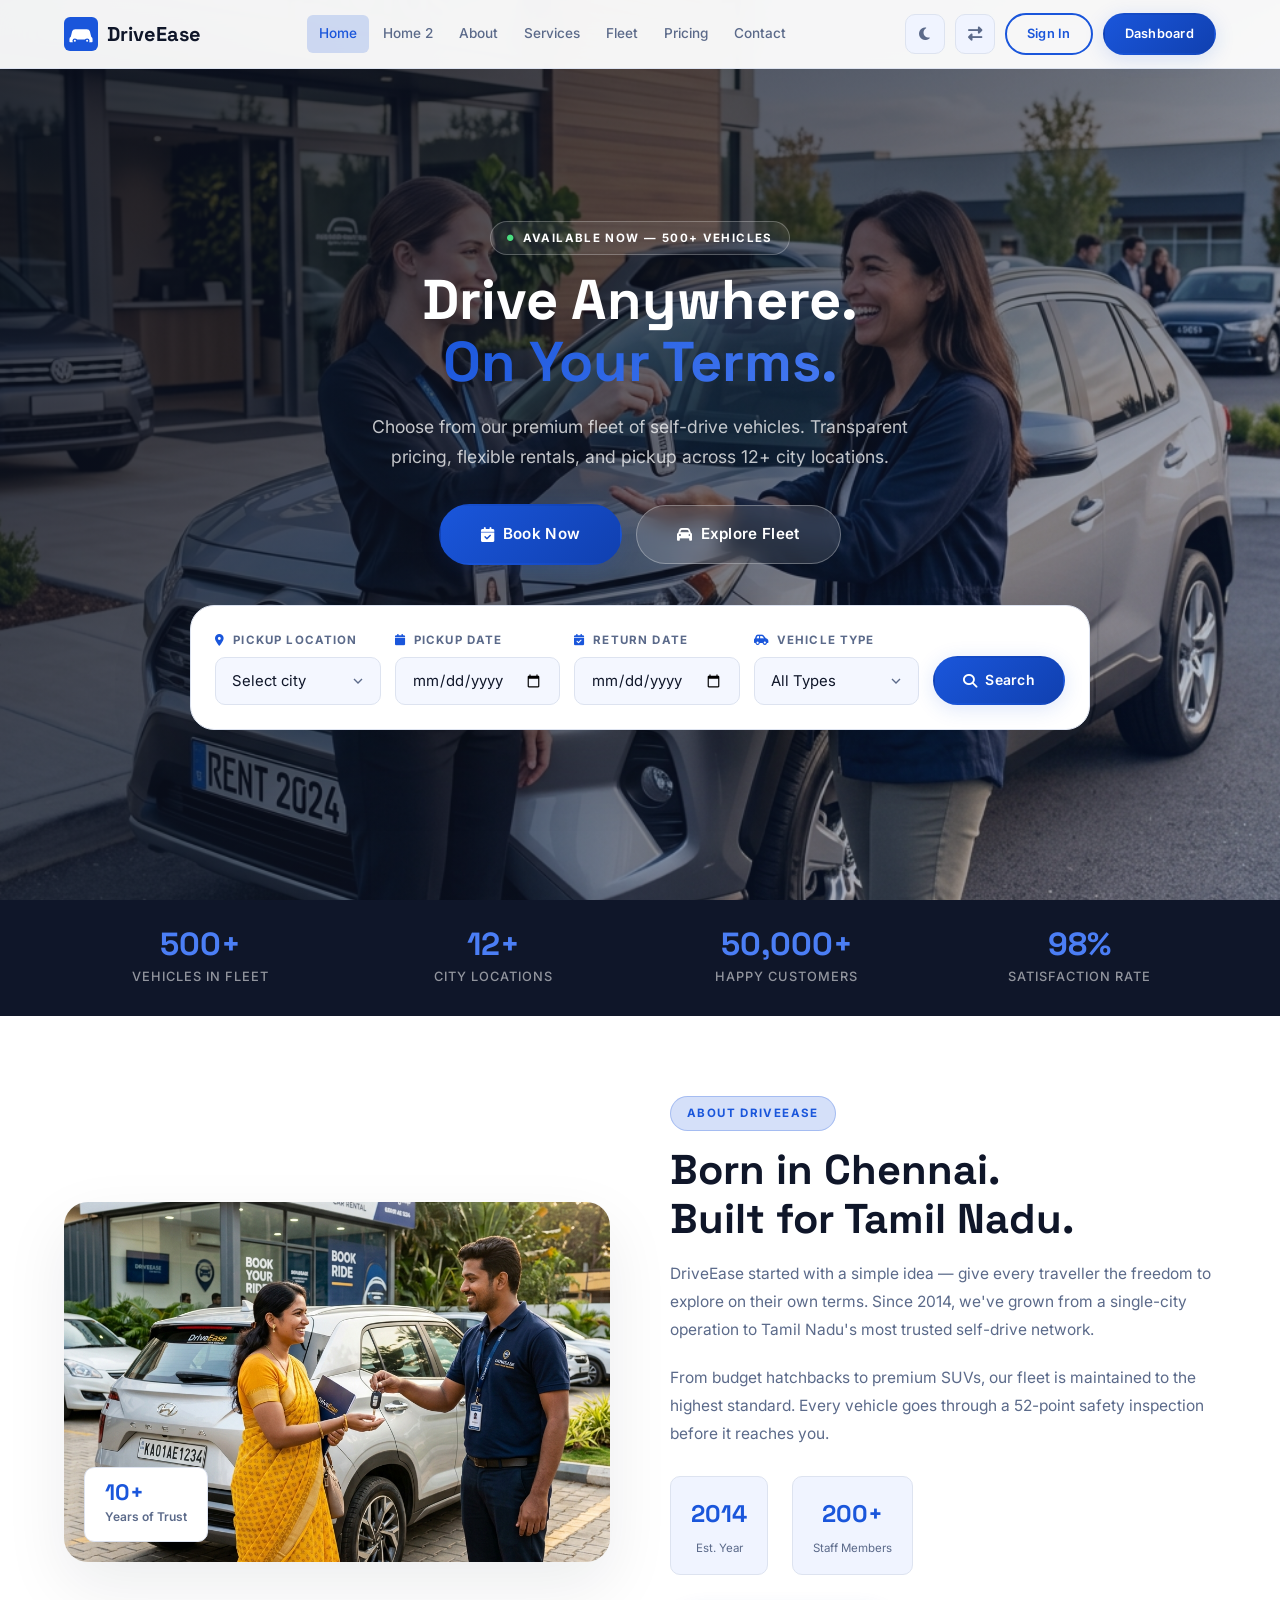
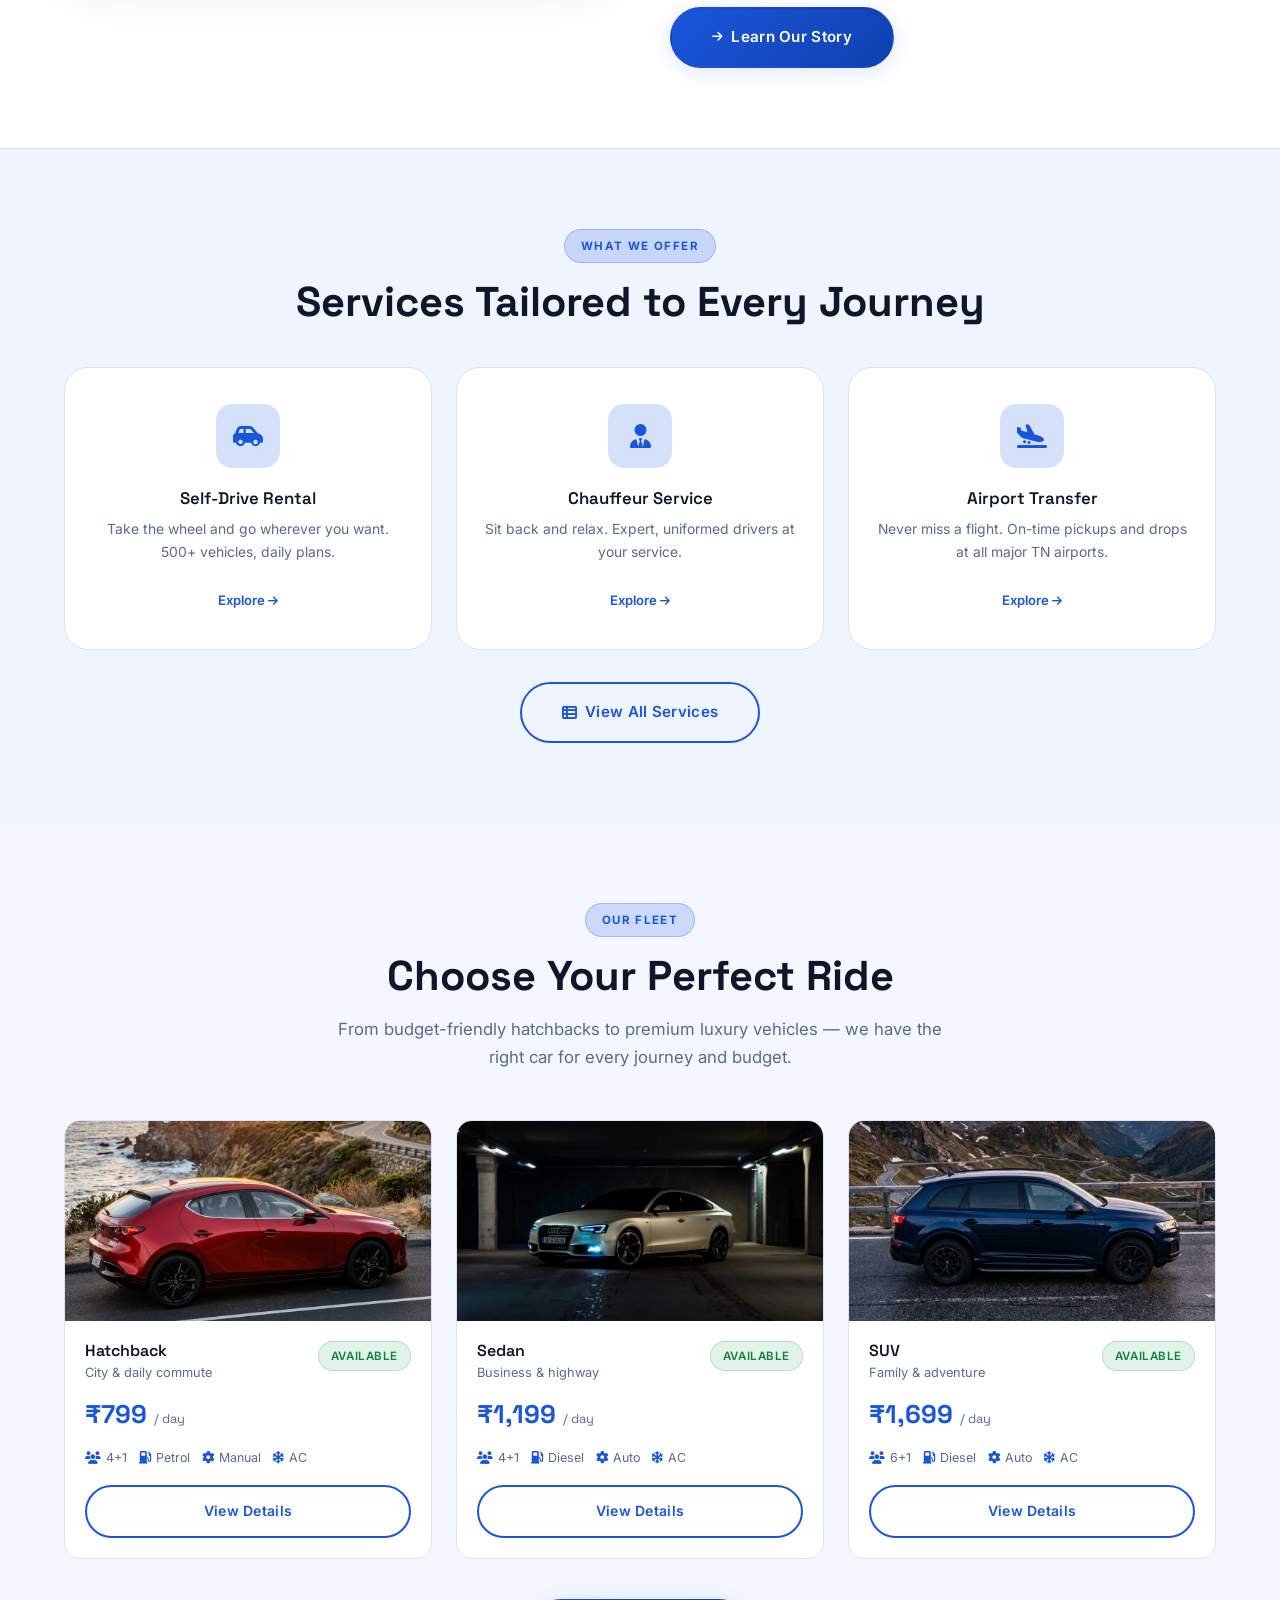
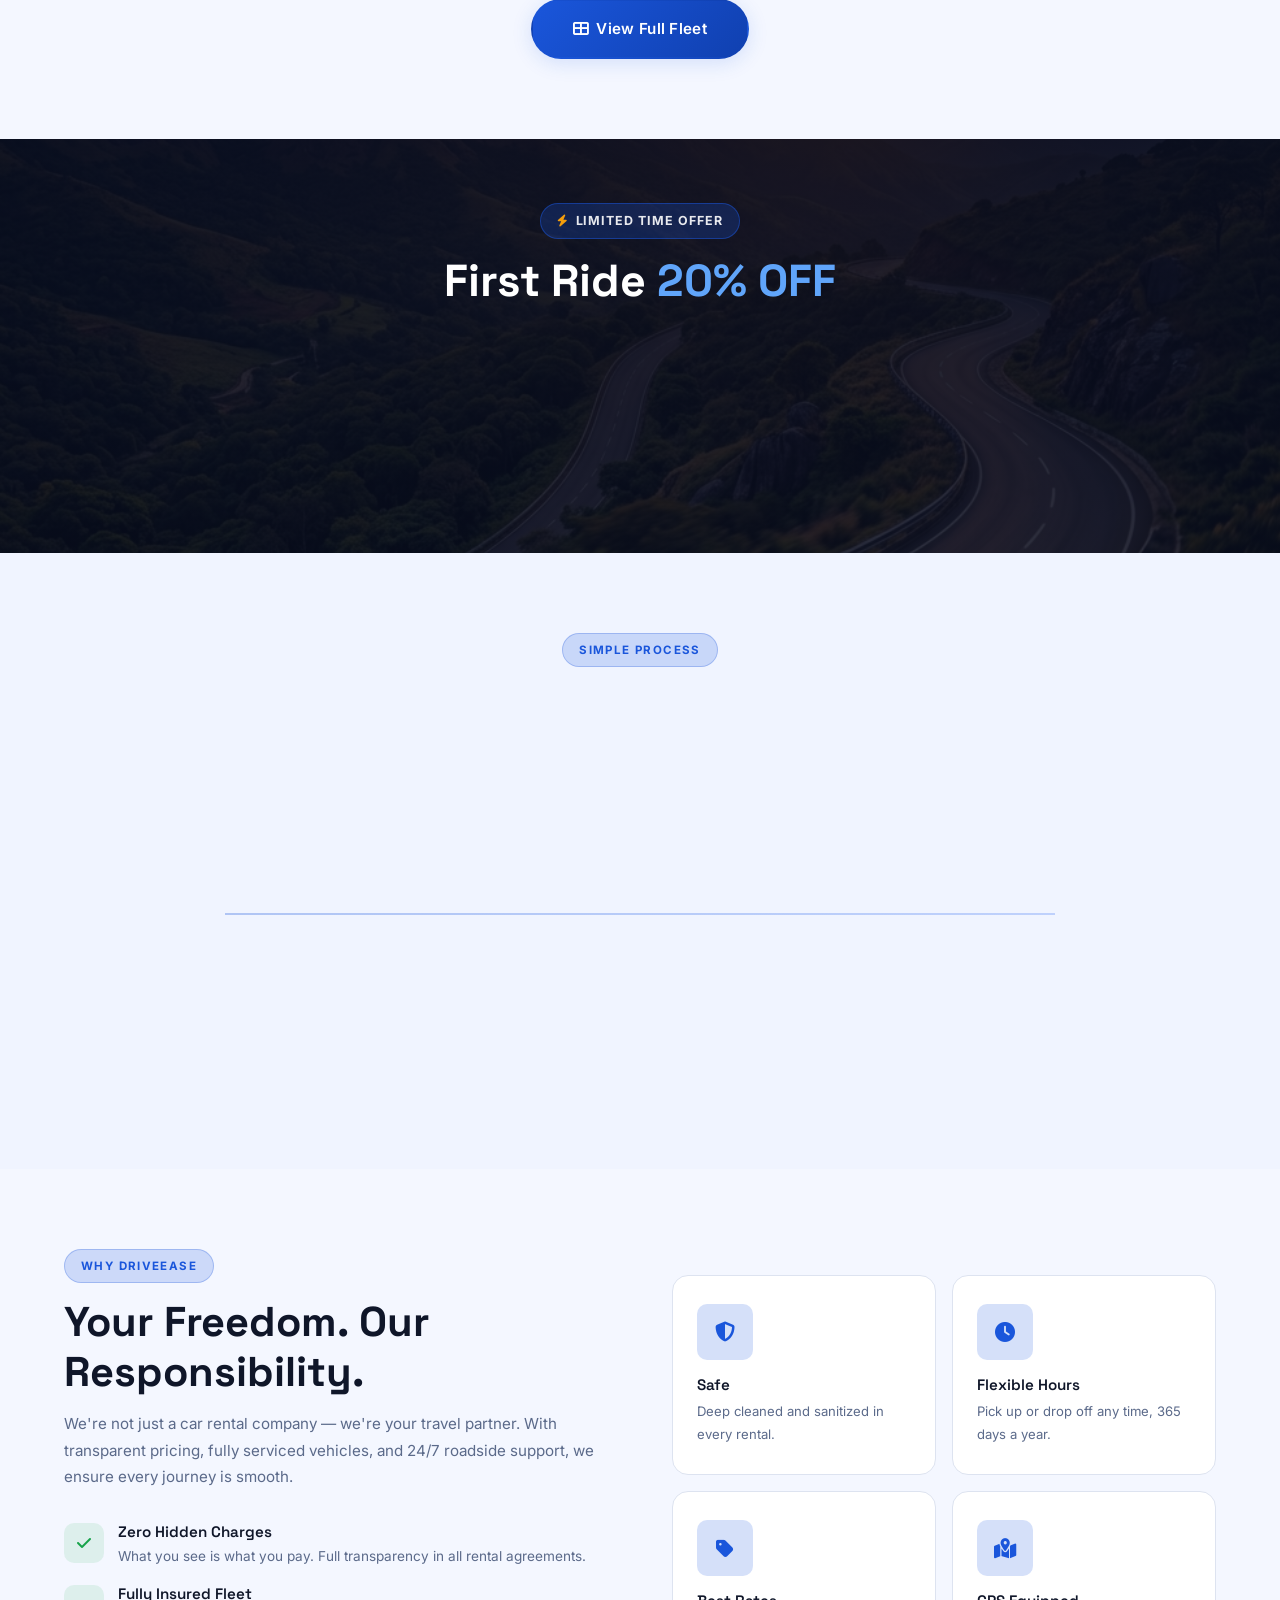
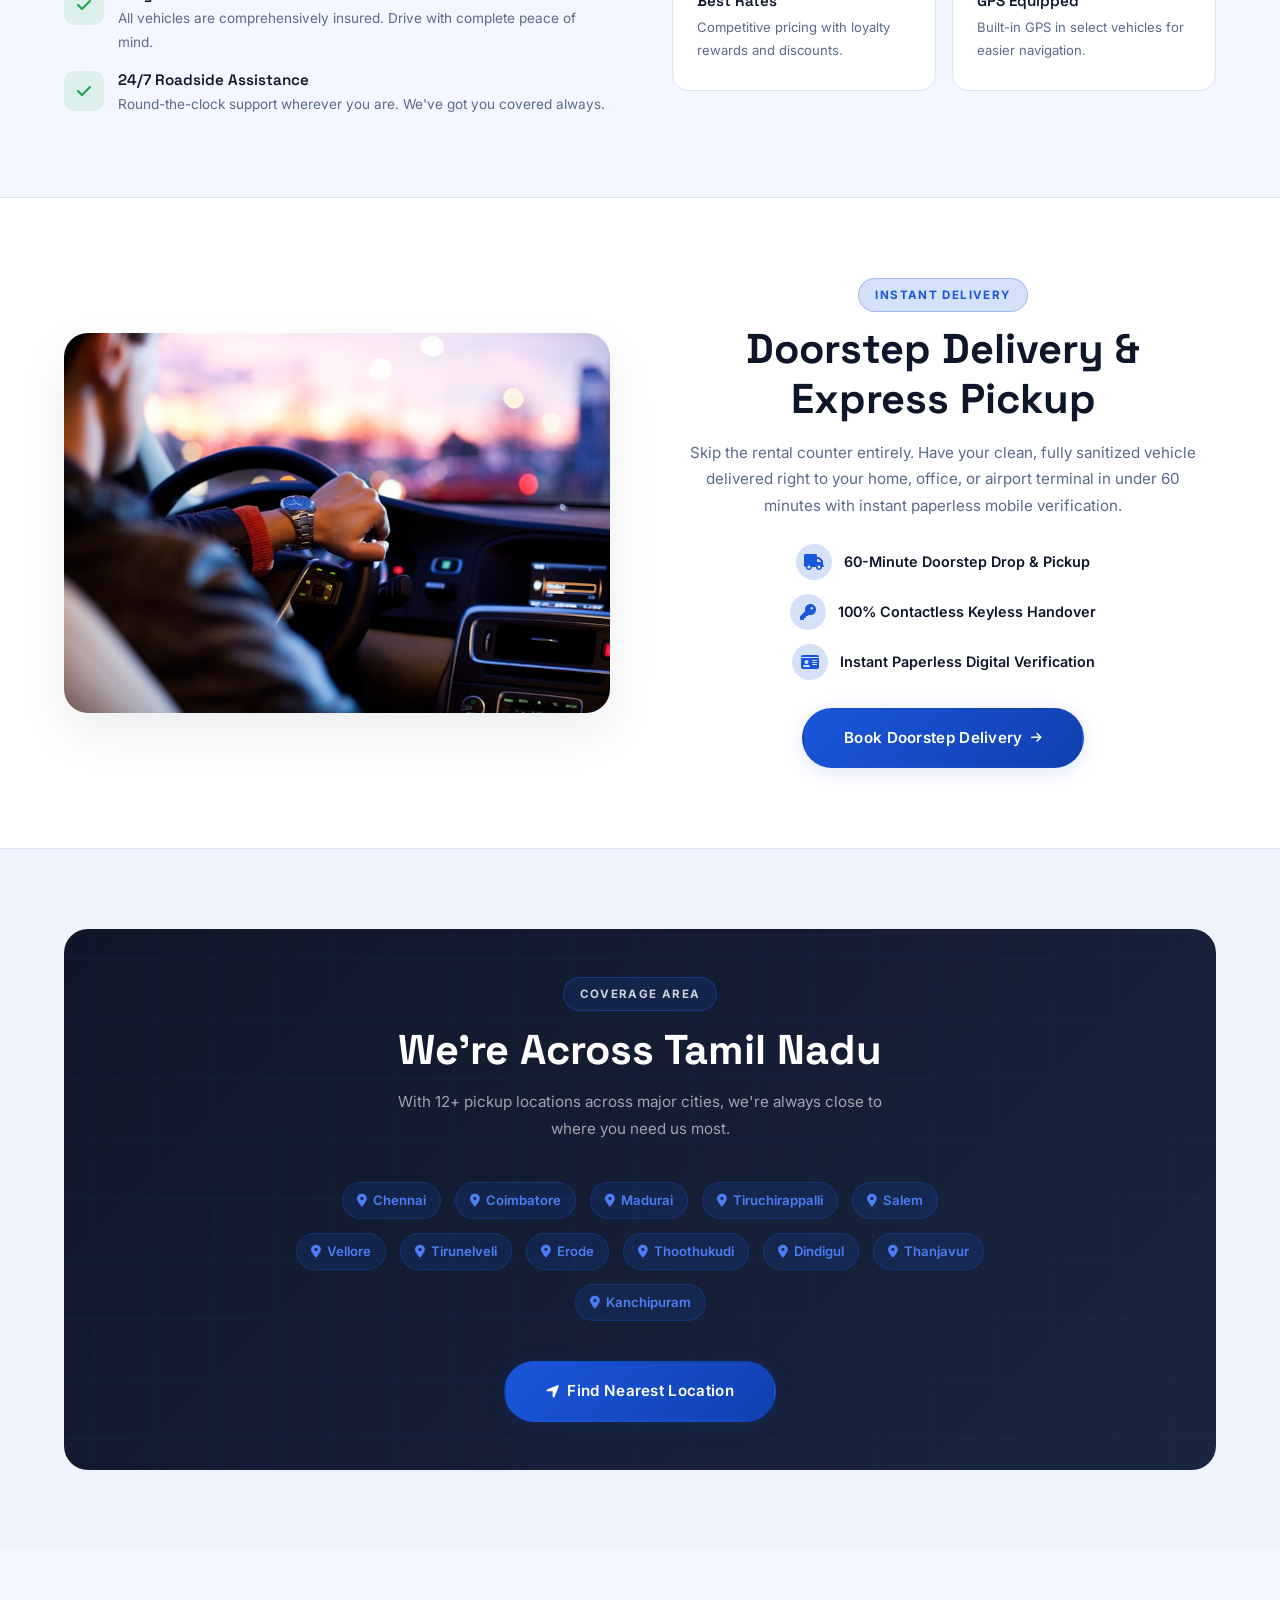
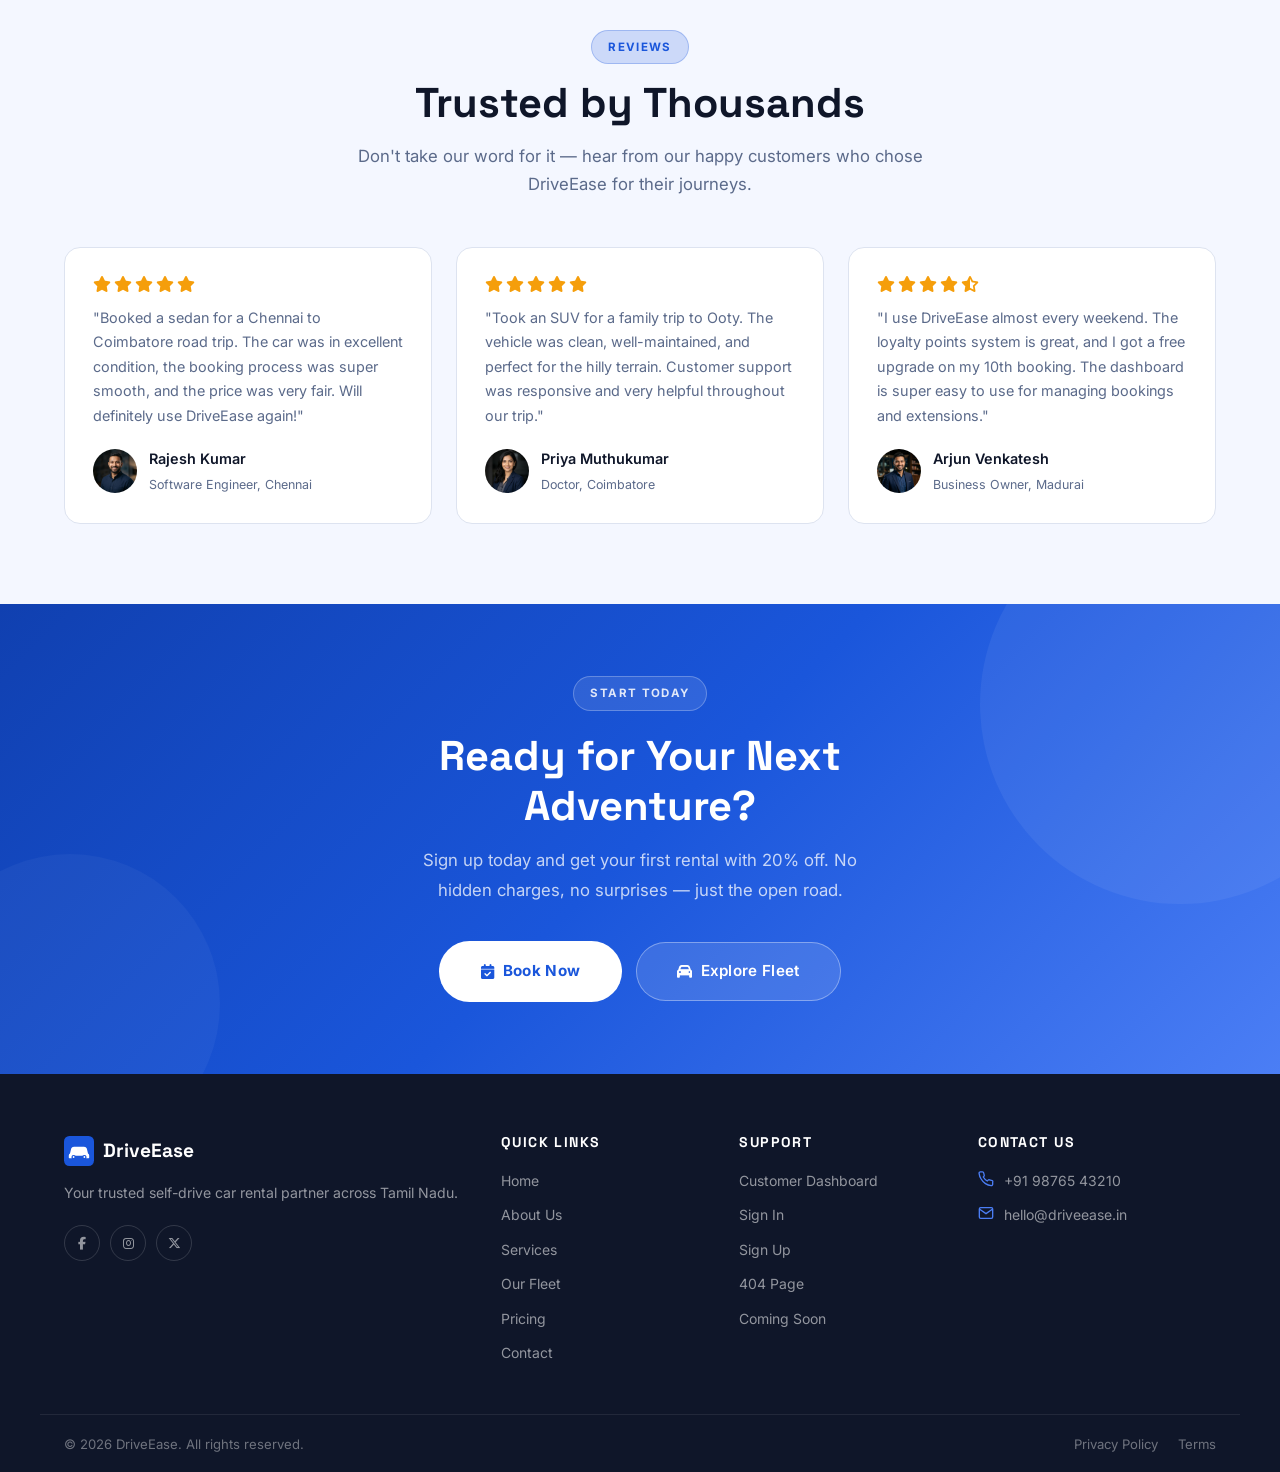
<file: index.html>
<!DOCTYPE html>
<html lang="en" dir="ltr">
<head>
    <meta charset="UTF-8">
    <meta name="viewport" content="width=device-width, initial-scale=1.0">
    <meta name="description" content="DriveEase Car Rental — Book self-drive cars online. Choose from hatchbacks, sedans, SUVs & luxury vehicles. Affordable daily rates. Easy online booking.">
    <title>DriveEase | Car Rental & Self-Drive Booking</title>
    <link rel="icon" href="data:image/svg+xml,%3Csvg xmlns='http://www.w3.org/2000/svg' viewBox='0 0 100 100'%3E%3Crect width='100' height='100' rx='20' fill='%231A56DB'/%3E%3Cpath d='M20 58 L24 42 Q26 36 33 36 L67 36 Q74 36 76 42 L80 58 Q84 60 84 65 L84 72 Q84 74 82 74 L74 74 L74 70 Q74 66 70 66 L30 66 Q26 66 26 70 L26 74 L18 74 Q16 74 16 72 L16 65 Q16 60 20 58Z' fill='white'/%3E%3Ccircle cx='32' cy='70' r='7' fill='%231A56DB'/%3E%3Ccircle cx='32' cy='70' r='3' fill='white'/%3E%3Ccircle cx='68' cy='70' r='7' fill='%231A56DB'/%3E%3Ccircle cx='68' cy='70' r='3' fill='white'/%3E%3Cpath d='M28 52 L37 40 L63 40 L72 52Z' fill='%231A56DB' opacity='0.4'/%3E%3C/svg%3E">
    <link rel="stylesheet" href="https://cdnjs.cloudflare.com/ajax/libs/font-awesome/6.5.1/css/all.min.css">
    <link rel="stylesheet" href="style.css">
    <style>
        /* Page-specific styles */
        .hero-home1 {
            min-height: 100vh;
            display: flex;
            align-items: center;
            position: relative;
            overflow: hidden;
        }
        .hero-home1 .hero-bg {
            position: absolute;
            inset: 0;
            background-image: url('assets/hero_car_rental_home1.png');
            background-size: cover;
            background-position: center;
            transform: scale(1.03);
            transition: transform 8s ease;
        }
        .hero-home1:hover .hero-bg { transform: scale(1); }
        .hero-home1 .hero-overlay {
            position: absolute;
            inset: 0;
            background: linear-gradient(135deg, rgba(10,15,30,0.88) 0%, rgba(15,22,41,0.6) 55%, rgba(26,86,219,0.15) 100%);
        }
        .hero-home1 .hero-content {
            position: relative;
            z-index: 2;
            width: 100%;
        }

        /* Grid layouts */
        .grid-3 { display: grid; grid-template-columns: repeat(3, 1fr); gap: 24px; }
        .grid-4 { display: grid; grid-template-columns: repeat(4, 1fr); gap: 24px; }
        .grid-2 { display: grid; grid-template-columns: repeat(2, 1fr); gap: 40px; align-items: center; }
        .grid-2-60 { display: grid; grid-template-columns: 3fr 2fr; gap: 60px; align-items: center; }

        /* How it works connector */
        .how-grid { display: grid; grid-template-columns: repeat(4, 1fr); gap: 0; position: relative; }
        .how-grid::before {
            content: '';
            position: absolute;
            top: 56px;
            transform: translateY(-50%);
            left: 14%;
            right: 14%;
            height: 2px;
            background: linear-gradient(90deg, var(--primary) 0%, var(--primary-light) 100%);
            z-index: 0;
            opacity: 0.3;
        }

        /* Coverage area badge */
        .coverage-map {
            background: linear-gradient(135deg, var(--secondary) 0%, var(--secondary-light) 100%);
            border-radius: var(--radius-xl);
            padding: 48px;
            position: relative;
            overflow: hidden;
        }
        .coverage-map::before {
            content: '';
            position: absolute;
            inset: 0;
            background: url("data:image/svg+xml,%3Csvg width='60' height='60' viewBox='0 0 60 60' xmlns='http://www.w3.org/2000/svg'%3E%3Cg fill='none' stroke='rgba(26,86,219,0.08)' stroke-width='1'%3E%3Cpath d='M30 0 L30 60 M0 30 L60 30'/%3E%3C/g%3E%3C/svg%3E");
        }

        .city-badge {
            display: inline-flex;
            align-items: center;
            gap: 6px;
            background: rgba(26, 86, 219, 0.15);
            border: 1px solid rgba(26, 86, 219, 0.3);
            border-radius: 50px;
            padding: 6px 14px;
            font-size: 0.82rem;
            font-weight: 600;
            color: var(--primary-light);
            margin: 4px;
        }

        /* Testimonials grid */
        .testimonials-grid { display: grid; grid-template-columns: repeat(3, 1fr); gap: 24px; }

        /* CTA section */
        .cta-section {
            background: linear-gradient(135deg, var(--primary-dark) 0%, var(--primary) 50%, var(--primary-light) 100%);
            padding: 72px 0;
            text-align: center;
            position: relative;
            overflow: hidden;
        }
        .cta-section::before {
            content: '';
            position: absolute;
            top: -100px; right: -100px;
            width: 400px; height: 400px;
            border-radius: 50%;
            background: rgba(255,255,255,0.06);
        }
        .cta-section::after {
            content: '';
            position: absolute;
            bottom: -80px; left: -80px;
            width: 300px; height: 300px;
            border-radius: 50%;
            background: rgba(255,255,255,0.04);
        }

        /* Why us feature row */
        .feature-icon-box {
            width: 56px; height: 56px;
            background: var(--primary-glow);
            border-radius: var(--radius-md);
            display: flex; align-items: center; justify-content: center;
            color: var(--primary);
            margin-bottom: 16px;
            transition: var(--transition);
        }
        .why-card:hover .feature-icon-box {
            background: var(--primary);
            color: #FFFFFF;
            transform: scale(1.1);
        }
        .why-card {
            padding: 28px 24px;
            background: var(--surface);
            border: 1px solid var(--border-light);
            border-radius: var(--radius-lg);
            transition: var(--transition);
        }
        .why-card:hover {
            transform: translateY(-5px);
            box-shadow: 0 20px 48px var(--shadow-base);
        }
        .dark .why-card { background: var(--surface-alt); border-color: var(--border-light); }

        @media (max-width: 1024px) {
            .grid-3 { grid-template-columns: repeat(2, 1fr); }
            .grid-4 { grid-template-columns: repeat(2, 1fr); }
            .how-grid { grid-template-columns: repeat(2, 1fr); }
            .how-grid::before { display: none; }
            .testimonials-grid { grid-template-columns: repeat(2, 1fr); }
            .grid-2-60 { grid-template-columns: 1fr; gap: 32px; }

            .grid-3 > *:last-child:nth-child(odd),
            .testimonials-grid > *:last-child:nth-child(odd) {
                grid-column: 1 / -1;
                justify-self: center;
                max-width: 520px;
                width: 100%;
            }
        }
        @media (max-width: 640px) {
            .hero-home1 { min-height: 80vh; }
            .grid-3 { grid-template-columns: 1fr !important; }
            .grid-4 { grid-template-columns: 1fr !important; }
            .how-grid { grid-template-columns: 1fr !important; gap: 20px !important; }
            .grid-2 { grid-template-columns: 1fr !important; gap: 24px !important; }
            .testimonials-grid { grid-template-columns: 1fr !important; }
            .coverage-map { padding: 28px 20px; }
        }
    </style>
</head>
<body>

<!-- ============================================================
     NAVBAR
     ============================================================ -->
<nav class="navbar" id="main-nav">
    <div class="nav-inner">
        <a href="index.html" class="nav-logo">
            <svg width="34" height="34" viewBox="0 0 100 100" xmlns="http://www.w3.org/2000/svg">
                <rect width="100" height="100" rx="18" fill="var(--primary)"/>
                <path d="M20 58 L24 42 Q26 36 33 36 L67 36 Q74 36 76 42 L80 58 Q84 60 84 65 L84 72 Q84 74 82 74 L74 74 L74 70 Q74 66 70 66 L30 66 Q26 66 26 70 L26 74 L18 74 Q16 74 16 72 L16 65 Q16 60 20 58Z" fill="white"/>
                <circle cx="32" cy="70" r="7" fill="var(--primary)"/><circle cx="32" cy="70" r="3" fill="white"/>
                <circle cx="68" cy="70" r="7" fill="var(--primary)"/><circle cx="68" cy="70" r="3" fill="white"/>
                <path d="M30 52 L36 40 L64 40 L70 52Z" fill="white" opacity="0.35"/>
            </svg>
            <span>DriveEase</span>
        </a>

        <div class="nav-links">
            <a href="index.html" class="nav-link active">Home</a>
            <a href="home2.html" class="nav-link">Home 2</a>
            <a href="about.html" class="nav-link">About</a>
            <a href="services.html" class="nav-link">Services</a>
            <a href="fleet.html" class="nav-link">Fleet</a>
            <a href="pricing.html" class="nav-link">Pricing</a>
            <a href="contact.html" class="nav-link">Contact</a>
        </div>

        <div class="nav-actions">
            <button class="icon-btn dark-toggle" id="nav-dark-toggle" title="Toggle Dark Mode" aria-label="Toggle Dark Mode">
                <i class="fas fa-moon"></i>
            </button>
            <button class="icon-btn rtl-toggle" title="Toggle RTL" aria-label="Toggle RTL">
                <i class="fas fa-exchange-alt"></i>
            </button>
            <a href="login.html" class="btn btn-secondary btn-sm">Sign In</a>
            <a href="dashboard.html" class="btn btn-primary btn-sm">Dashboard</a>
        </div>

        <button class="hamburger" id="hamburger" aria-label="Open menu">
            <span></span><span></span><span></span>
        </button>
    </div>

    <div class="mobile-nav" id="mobile-nav">
        <a href="index.html" class="mobile-nav-link active">Home</a>
        <a href="home2.html" class="mobile-nav-link">Home 2</a>
        <a href="about.html" class="mobile-nav-link">About</a>
        <a href="services.html" class="mobile-nav-link">Services</a>
        <a href="fleet.html" class="mobile-nav-link">Fleet</a>
        <a href="pricing.html" class="mobile-nav-link">Pricing</a>
        <a href="contact.html" class="mobile-nav-link">Contact</a>
        <div class="mobile-nav-toggles" style="display:flex; gap:10px; padding:10px 0 4px; border-top:1px solid var(--border-light); margin-top:6px;">
            <button class="icon-btn dark-toggle" style="flex:1; justify-content:center; gap:8px; width:auto; height:40px; border-radius:var(--radius-md);" title="Toggle Dark Mode" aria-label="Toggle Dark Mode">
                <i class="fas fa-moon"></i> <span style="font-size:0.85rem; font-weight:600;">Dark Mode</span>
            </button>
            <button class="icon-btn rtl-toggle" style="flex:1; justify-content:center; gap:8px; width:auto; height:40px; border-radius:var(--radius-md);" title="Toggle RTL" aria-label="Toggle RTL">
                <i class="fas fa-exchange-alt"></i> <span style="font-size:0.85rem; font-weight:600;">RTL / LTR</span>
            </button>
        </div>
        <div class="mobile-nav-actions">
            <a href="login.html" class="btn btn-secondary">Sign In</a>
            <a href="dashboard.html" class="btn btn-primary">Dashboard</a>
        </div>
    </div>
</nav>

<!-- ============================================================
     HERO SECTION
     ============================================================ -->
<section class="hero-home1">
    <div class="hero-bg"></div>
    <div class="hero-overlay"></div>
    <div class="hero-content">
        <div class="container">
            <div style="max-width:680px; margin:0 auto 40px; text-align:center;">
                <div class="section-tag animate-on-scroll zoom-in" style="color:#fff; border-color:rgba(255,255,255,0.25); background:rgba(255,255,255,0.08);">
                    <i class="fas fa-circle" style="font-size:0.4rem; color:#4ADE80;"></i>
                    Available Now — 500+ Vehicles
                </div>
                <h1 class="animate-on-scroll slide-up" style="color:#FFFFFF; margin-bottom:20px; line-height:1.1;">
                    Drive Anywhere.<br>
                    <span class="gradient-text">On Your Terms.</span>
                </h1>
                <p class="animate-on-scroll slide-up" style="color:rgba(255,255,255,0.75); font-size:1.1rem; line-height:1.7; margin:0 auto 32px; max-width:560px;">
                    Choose from our premium fleet of self-drive vehicles. Transparent pricing, flexible rentals, and pickup across 12+ city locations.
                </p>
                <div class="animate-on-scroll slide-up" style="display:flex; flex-direction:row; align-items:center; gap:14px; flex-wrap:wrap; justify-content:center;">
                    <a href="fleet.html" class="btn btn-primary btn-lg">
                        <i class="fas fa-calendar-check"></i> Book Now
                    </a>
                    <a href="fleet.html" class="btn btn-lg" style="background:rgba(255,255,255,0.12); color:#fff; border:1.5px solid rgba(255,255,255,0.3); backdrop-filter:blur(10px);">
                        <i class="fas fa-car"></i> Explore Fleet
                    </a>
                </div>
            </div>

            <!-- Search Widget -->
            <div class="search-widget animate-on-scroll slide-up" style="max-width:900px; margin-left:auto; margin-right:auto;">
                <div class="search-grid">
                    <div class="search-field">
                        <label for="pickup-location"><i class="fas fa-map-marker-alt" style="color:var(--primary); margin-right:4px;"></i> Pickup Location</label>
                        <select class="form-select" id="pickup-location">
                            <option value="">Select city</option>
                            <option>Chennai Central</option>
                            <option>Coimbatore</option>
                            <option>Madurai</option>
                            <option>Tiruchirappalli</option>
                            <option>Salem</option>
                            <option>Vellore</option>
                        </select>
                    </div>
                    <div class="search-field">
                        <label for="pickup-date"><i class="fas fa-calendar" style="color:var(--primary); margin-right:4px;"></i> Pickup Date</label>
                        <input type="date" class="form-input" id="pickup-date">
                    </div>
                    <div class="search-field">
                        <label for="return-date"><i class="fas fa-calendar-check" style="color:var(--primary); margin-right:4px;"></i> Return Date</label>
                        <input type="date" class="form-input" id="return-date">
                    </div>
                    <div class="search-field">
                        <label for="vehicle-type"><i class="fas fa-car-side" style="color:var(--primary); margin-right:4px;"></i> Vehicle Type</label>
                        <select class="form-select" id="vehicle-type">
                            <option value="">All Types</option>
                            <option>Hatchback</option>
                            <option>Sedan</option>
                            <option>SUV</option>
                            <option>Luxury</option>
                            <option>Van / MUV</option>
                        </select>
                    </div>
                    <div class="search-field" style="display:flex; align-items:flex-end;">
                        <a href="fleet.html" class="btn btn-primary btn-full" style="height:49px;">
                            <i class="fas fa-search"></i> Search
                        </a>
                    </div>
                </div>
            </div>
        </div>
    </div>
</section>

<!-- ============================================================
     STATS BAR
     ============================================================ -->
<section class="stats-bar">
    <div class="stats-grid">
        <div class="stat-item animate-on-scroll zoom-in">
            <div class="stat-number" data-counter data-target="500" data-suffix="+">500+</div>
            <div class="stat-label">Vehicles in Fleet</div>
        </div>
        <div class="stat-item animate-on-scroll zoom-in">
            <div class="stat-number" data-counter data-target="12" data-suffix="+">12+</div>
            <div class="stat-label">City Locations</div>
        </div>
        <div class="stat-item animate-on-scroll zoom-in">
            <div class="stat-number" data-counter data-target="50000" data-suffix="+">50,000+</div>
            <div class="stat-label">Happy Customers</div>
        </div>
        <div class="stat-item animate-on-scroll zoom-in">
            <div class="stat-number" data-counter data-target="98" data-suffix="%">98%</div>
            <div class="stat-label">Satisfaction Rate</div>
        </div>
    </div>
</section>

<!-- ============================================================
     ABOUT US MINI INTRO
     ============================================================ -->
<section class="section" style="background:var(--surface); border-bottom:1px solid var(--border-light);">
    <div class="container">
        <div class="about-split-grid">
            <div class="animate-on-scroll slide-right" style="border-radius:var(--radius-xl); overflow:hidden; box-shadow:0 24px 64px var(--shadow-base); position:relative;">
                <img src="assets/about_intro_home1.png" alt="DriveEase team handing over keys" style="width:100%; max-height:360px; object-fit:cover; display:block;">
                <div style="position:absolute; bottom:20px; left:20px; background:var(--surface); border:1px solid var(--border-light); border-radius:var(--radius-md); padding:14px 20px; box-shadow:0 8px 24px var(--shadow-base); backdrop-filter:blur(8px);">
                    <div style="font-family:var(--font-heading); font-size:1.4rem; font-weight:800; color:var(--primary); line-height:1;">10+</div>
                    <div style="font-size:0.75rem; color:var(--text-muted); margin-top:2px; font-weight:600;">Years of Trust</div>
                </div>
            </div>
            <div class="animate-on-scroll slide-left">
                <div class="section-tag">About DriveEase</div>
                <h2 class="section-title" style="margin-bottom:16px;">Born in Chennai.<br>Built for Tamil Nadu.</h2>
                <p style="color:var(--text-muted); font-size:0.97rem; line-height:1.8; margin-bottom:20px;">
                    DriveEase started with a simple idea — give every traveller the freedom to explore on their own terms. Since 2014, we've grown from a single-city operation to Tamil Nadu's most trusted self-drive network.
                </p>
                <p style="color:var(--text-muted); font-size:0.97rem; line-height:1.8; margin-bottom:28px;">
                    From budget hatchbacks to premium SUVs, our fleet is maintained to the highest standard. Every vehicle goes through a 52-point safety inspection before it reaches you.
                </p>
                <div style="display:flex; gap:24px; flex-wrap:wrap; margin-bottom:32px;">
                    <div style="text-align:center; padding:16px 20px; background:var(--surface-alt); border-radius:var(--radius-md); border:1px solid var(--border-light); min-width:90px;">
                        <div style="font-family:var(--font-heading); font-size:1.5rem; font-weight:800; color:var(--primary);">2014</div>
                        <div style="font-size:0.72rem; color:var(--text-muted); margin-top:3px;">Est. Year</div>
                    </div>
                    <div style="text-align:center; padding:16px 20px; background:var(--surface-alt); border-radius:var(--radius-md); border:1px solid var(--border-light); min-width:90px;">
                        <div style="font-family:var(--font-heading); font-size:1.5rem; font-weight:800; color:var(--primary);">200+</div>
                        <div style="font-size:0.72rem; color:var(--text-muted); margin-top:3px;">Staff Members</div>
                    </div>
                    
                </div>
                <a href="about.html" class="btn btn-primary btn-lg"><i class="fas fa-arrow-right" style="font-size:0.75rem;"></i> Learn Our Story</a>
            </div>
        </div>
    </div>
</section>

<!-- ============================================================
     FEATURED SERVICES STRIP
     ============================================================ -->
<section class="section" style="background:var(--surface-alt);">
    <div class="container">
        <div class="text-center" style="margin-bottom:40px;">
            <div class="section-tag">What We Offer</div>
            <h2 class="section-title animate-on-scroll slide-up">Services Tailored to Every Journey</h2>
        </div>
        <div class="grid-3">
            <div class="animate-on-scroll slide-up" style="background:var(--surface); border-radius:var(--radius-xl); padding:36px 28px; border:1px solid var(--border-light); text-align:center; transition:all 0.3s ease; cursor:pointer;" onmouseenter="this.style.transform='translateY(-6px)';this.style.boxShadow='0 20px 48px var(--shadow-base)';" onmouseleave="this.style.transform='';this.style.boxShadow='';">
                <div style="width:64px; height:64px; border-radius:var(--radius-lg); background:var(--primary-glow); color:var(--primary); display:flex; align-items:center; justify-content:center; margin:0 auto 20px; font-size:1.5rem;">
                    <i class="fas fa-car-side"></i>
                </div>
                <h3 style="font-size:1.05rem; margin-bottom:10px;">Self-Drive Rental</h3>
                <p style="font-size:0.87rem; color:var(--text-muted); line-height:1.7; margin-bottom:20px;">Take the wheel and go wherever you want. 500+ vehicles, daily plans.</p>
                <a href="services.html" style="font-size:0.82rem; font-weight:600; color:var(--primary); text-decoration:none;">Explore <i class="fas fa-arrow-right" style="font-size:0.7rem;"></i></a>
            </div>
            <div class="animate-on-scroll slide-up" style="background:var(--surface); border-radius:var(--radius-xl); padding:36px 28px; border:1px solid var(--border-light); text-align:center; transition:all 0.3s ease; cursor:pointer;" onmouseenter="this.style.transform='translateY(-6px)';this.style.boxShadow='0 20px 48px var(--shadow-base)';" onmouseleave="this.style.transform='';this.style.boxShadow='';">
                <div style="width:64px; height:64px; border-radius:var(--radius-lg); background:var(--primary-glow); color:var(--primary); display:flex; align-items:center; justify-content:center; margin:0 auto 20px; font-size:1.5rem;">
                    <i class="fas fa-user-tie"></i>
                </div>
                <h3 style="font-size:1.05rem; margin-bottom:10px;">Chauffeur Service</h3>
                <p style="font-size:0.87rem; color:var(--text-muted); line-height:1.7; margin-bottom:20px;">Sit back and relax. Expert, uniformed drivers at your service.</p>
                <a href="services.html" style="font-size:0.82rem; font-weight:600; color:var(--primary); text-decoration:none;">Explore <i class="fas fa-arrow-right" style="font-size:0.7rem;"></i></a>
            </div>
            <div class="animate-on-scroll slide-up" style="background:var(--surface); border-radius:var(--radius-xl); padding:36px 28px; border:1px solid var(--border-light); text-align:center; transition:all 0.3s ease; cursor:pointer;" onmouseenter="this.style.transform='translateY(-6px)';this.style.boxShadow='0 20px 48px var(--shadow-base)';" onmouseleave="this.style.transform='';this.style.boxShadow='';">
                <div style="width:64px; height:64px; border-radius:var(--radius-lg); background:var(--primary-glow); color:var(--primary); display:flex; align-items:center; justify-content:center; margin:0 auto 20px; font-size:1.5rem;">
                    <i class="fas fa-plane-arrival"></i>
                </div>
                <h3 style="font-size:1.05rem; margin-bottom:10px;">Airport Transfer</h3>
                <p style="font-size:0.87rem; color:var(--text-muted); line-height:1.7; margin-bottom:20px;">Never miss a flight. On-time pickups and drops at all major TN airports.</p>
                <a href="services.html" style="font-size:0.82rem; font-weight:600; color:var(--primary); text-decoration:none;">Explore <i class="fas fa-arrow-right" style="font-size:0.7rem;"></i></a>
            </div>
        </div>
        <div class="text-center" style="margin-top:32px;">
            <a href="services.html" class="btn btn-secondary btn-lg"><i class="fas fa-th-list"></i> View All Services</a>
        </div>
    </div>
</section>

<!-- ============================================================
     FLEET PREVIEW
     ============================================================ -->
<section class="section" style="background: var(--bg-light);">
    <div class="container">
        <div class="text-center" style="margin-bottom:48px;">
            <div class="section-tag">Our Fleet</div>
            <h2 class="section-title animate-on-scroll slide-up">Choose Your Perfect Ride</h2>
            <p class="section-subtitle animate-on-scroll slide-up">From budget-friendly hatchbacks to premium luxury vehicles — we have the right car for every journey and budget.</p>
        </div>

        <div class="grid-3" style="gap:24px; margin-bottom:40px;">
            <!-- Hatchback -->
            <div class="fleet-card animate-on-scroll slide-up">
                <div class="fleet-card-img">
                    <img src="assets/card_hatchback_new.png" alt="Hatchback rental car">
                </div>
                <div class="fleet-card-body">
                    <div style="display:flex; justify-content:space-between; align-items:flex-start; margin-bottom:8px;">
                        <div>
                            <h3 style="font-size:1rem; margin-bottom:2px;">Hatchback</h3>
                            <p style="font-size:0.8rem; color:var(--text-muted);">City & daily commute</p>
                        </div>
                        <span class="badge badge-active">Available</span>
                    </div>
                    <div class="fleet-card-price">₹799 <span>/ day</span></div>
                    <div class="fleet-card-features">
                        <span class="fleet-feat"><i class="fas fa-users" style="color:var(--primary);"></i> 4+1</span>
                        <span class="fleet-feat"><i class="fas fa-gas-pump" style="color:var(--primary);"></i> Petrol</span>
                        <span class="fleet-feat"><i class="fas fa-cog" style="color:var(--primary);"></i> Manual</span>
                        <span class="fleet-feat"><i class="fas fa-snowflake" style="color:var(--primary);"></i> AC</span>
                    </div>
                    <a href="fleet.html" class="btn btn-secondary btn-full" style="margin-top:16px;">View Details</a>
                </div>
            </div>

            <!-- Sedan -->
            <div class="fleet-card animate-on-scroll slide-up">
                <div class="fleet-card-img">
                    <img src="assets/card_sedan_new.png" alt="Sedan rental car">
                </div>
                <div class="fleet-card-body">
                    <div style="display:flex; justify-content:space-between; align-items:flex-start; margin-bottom:8px;">
                        <div>
                            <h3 style="font-size:1rem; margin-bottom:2px;">Sedan</h3>
                            <p style="font-size:0.8rem; color:var(--text-muted);">Business & highway</p>
                        </div>
                        <span class="badge badge-active">Available</span>
                    </div>
                    <div class="fleet-card-price">₹1,199 <span>/ day</span></div>
                    <div class="fleet-card-features">
                        <span class="fleet-feat"><i class="fas fa-users" style="color:var(--primary);"></i> 4+1</span>
                        <span class="fleet-feat"><i class="fas fa-gas-pump" style="color:var(--primary);"></i> Diesel</span>
                        <span class="fleet-feat"><i class="fas fa-cog" style="color:var(--primary);"></i> Auto</span>
                        <span class="fleet-feat"><i class="fas fa-snowflake" style="color:var(--primary);"></i> AC</span>
                    </div>
                    <a href="fleet.html" class="btn btn-secondary btn-full" style="margin-top:16px;">View Details</a>
                </div>
            </div>

            <!-- SUV -->
            <div class="fleet-card animate-on-scroll slide-up">
                <div class="fleet-card-img">
                    <img src="assets/card_suv_new.png" alt="SUV rental car">
                </div>
                <div class="fleet-card-body">
                    <div style="display:flex; justify-content:space-between; align-items:flex-start; margin-bottom:8px;">
                        <div>
                            <h3 style="font-size:1rem; margin-bottom:2px;">SUV</h3>
                            <p style="font-size:0.8rem; color:var(--text-muted);">Family & adventure</p>
                        </div>
                        <span class="badge badge-active">Available</span>
                    </div>
                    <div class="fleet-card-price">₹1,699 <span>/ day</span></div>
                    <div class="fleet-card-features">
                        <span class="fleet-feat"><i class="fas fa-users" style="color:var(--primary);"></i> 6+1</span>
                        <span class="fleet-feat"><i class="fas fa-gas-pump" style="color:var(--primary);"></i> Diesel</span>
                        <span class="fleet-feat"><i class="fas fa-cog" style="color:var(--primary);"></i> Auto</span>
                        <span class="fleet-feat"><i class="fas fa-snowflake" style="color:var(--primary);"></i> AC</span>
                    </div>
                    <a href="fleet.html" class="btn btn-secondary btn-full" style="margin-top:16px;">View Details</a>
                </div>
            </div>
        </div>

        <div class="text-center">
            <a href="fleet.html" class="btn btn-primary btn-lg">
                <i class="fas fa-th-large"></i> View Full Fleet
            </a>
        </div>
    </div>
</section>

<!-- ============================================================
     PROMO BANNER
     ============================================================ -->
<section style="position:relative; overflow:hidden; min-height:320px; display:flex; align-items:center;">
    <div style="position:absolute; inset:0; background-image:url('assets/home1_promo_banner.png'); background-size:cover; background-position:center; transform:scale(1.04); transition:transform 8s ease;"></div>
    <div style="position:absolute; inset:0; background:linear-gradient(180deg, rgba(8,13,30,0.92) 0%, rgba(8,13,30,0.85) 100%);"></div>
    <div class="container" style="position:relative; z-index:1; padding-top:64px; padding-bottom:64px;">
        <div style="display:flex; align-items:center; justify-content:center; text-align:center;">
            <div style="max-width:540px; margin:0 auto; display:flex; flex-direction:column; align-items:center;">
                <div style="display:inline-flex; align-items:center; gap:8px; background:rgba(26,86,219,0.25); border:1px solid rgba(26,86,219,0.5); border-radius:50px; padding:6px 16px; margin-bottom:16px;">
                    <i class="fas fa-bolt" style="color:#F59E0B; font-size:0.75rem;"></i>
                    <span style="font-size:0.78rem; font-weight:700; color:rgba(255,255,255,0.9); text-transform:uppercase; letter-spacing:0.08em;">Limited Time Offer</span>
                </div>
                <h2 style="color:#FFFFFF; font-size:clamp(1.8rem,4vw,2.8rem); font-family:var(--font-heading); font-weight:800; line-height:1.15; margin-bottom:12px;" class="animate-on-scroll slide-up">
                    First Ride <span style="color:#60A5FA;">20% OFF</span>
                </h2>
                <p style="color:rgba(255,255,255,0.7); font-size:1rem; max-width:440px; line-height:1.7; margin-bottom:24px;" class="animate-on-scroll slide-up">
                    Use code <strong style="color:#FFFFFF; background:rgba(255,255,255,0.12); padding:2px 10px; border-radius:6px; font-family:monospace;">DRIVE20</strong> at checkout. Valid on all self-drive bookings above ₹999.
                </p>
                <div class="animate-on-scroll zoom-in" style="display:flex; flex-direction:column; align-items:center; gap:12px;">
                    <a href="fleet.html" class="btn btn-lg" style="background:#FFFFFF; color:var(--primary); font-weight:700; border:none; white-space:nowrap;">
                        <i class="fas fa-car"></i> Book Now & Save
                    </a>
                    <span style="font-size:0.78rem; color:rgba(255,255,255,0.5); text-align:center; width:100%;">*T&amp;Cs apply. Offer valid till 31 Aug 2026.</span>
                </div>
            </div>
        </div>
    </div>
</section>

<!-- ============================================================
     HOW IT WORKS
     ============================================================ -->
<section class="section" style="background: var(--surface-alt);">
    <div class="container">
        <div class="text-center" style="margin-bottom:56px;">
            <div class="section-tag">Simple Process</div>
            <h2 class="section-title animate-on-scroll slide-up">Book in 4 Easy Steps</h2>
            <p class="section-subtitle animate-on-scroll slide-up">Get on the road in minutes. Our streamlined booking process makes renting a car hassle-free.</p>
        </div>

        <div class="how-grid">
            <div class="how-step animate-on-scroll zoom-in">
                <div class="step-number" style="position:relative; z-index:1;">1</div>
                <h3 style="margin-bottom:10px; font-size:1.1rem;">Choose Your Car</h3>
                <p style="font-size:0.88rem; color:var(--text-muted); line-height:1.65;">Browse our fleet, filter by type, price, and availability. Pick the perfect vehicle for your trip.</p>
            </div>
            <div class="how-step animate-on-scroll zoom-in">
                <div class="step-number" style="position:relative; z-index:1;">2</div>
                <h3 style="margin-bottom:10px; font-size:1.1rem;">Select Dates</h3>
                <p style="font-size:0.88rem; color:var(--text-muted); line-height:1.65;">Pick your pickup and return dates. Flexible options from a single day to monthly rentals.</p>
            </div>
            <div class="how-step animate-on-scroll zoom-in">
                <div class="step-number" style="position:relative; z-index:1;">3</div>
                <h3 style="margin-bottom:10px; font-size:1.1rem;">Confirm Booking</h3>
                <p style="font-size:0.88rem; color:var(--text-muted); line-height:1.65;">Enter your details, upload your license, and confirm. Instant booking sent to your email.</p>
            </div>
            <div class="how-step animate-on-scroll zoom-in">
                <div class="step-number" style="position:relative; z-index:1;">4</div>
                <h3 style="margin-bottom:10px; font-size:1.1rem;">Pick Up & Drive</h3>
                <p style="font-size:0.88rem; color:var(--text-muted); line-height:1.65;">Arrive at your chosen location, verify your identity, collect the keys, and you're ready to go!</p>
            </div>
        </div>
    </div>
</section>

<!-- ============================================================
     WHY CHOOSE US
     ============================================================ -->
<section class="section">
    <div class="container">
        <div class="grid-2" style="gap:64px; align-items:center;">
            <div>
                <div class="section-tag">Why DriveEase</div>
                <h2 class="section-title animate-on-scroll slide-right">Your Freedom. Our Responsibility.</h2>
                <p style="color:var(--text-muted); line-height:1.75; margin-bottom:32px; font-size:0.95rem;">
                    We're not just a car rental company — we're your travel partner. With transparent pricing, fully serviced vehicles, and 24/7 roadside support, we ensure every journey is smooth.
                </p>
                <div style="display:flex; flex-direction:column; gap:16px;">
                    <div style="display:flex; align-items:flex-start; gap:14px;" class="animate-on-scroll slide-right">
                        <div style="width:40px; height:40px; border-radius:var(--radius-md); background:rgba(22,163,74,0.1); display:flex; align-items:center; justify-content:center; flex-shrink:0; color:#16A34A;">
                            <i class="fas fa-check"></i>
                        </div>
                        <div>
                            <h4 style="font-size:0.95rem; margin-bottom:4px;">Zero Hidden Charges</h4>
                            <p style="font-size:0.85rem; color:var(--text-muted);">What you see is what you pay. Full transparency in all rental agreements.</p>
                        </div>
                    </div>
                    <div style="display:flex; align-items:flex-start; gap:14px;" class="animate-on-scroll slide-right">
                        <div style="width:40px; height:40px; border-radius:var(--radius-md); background:rgba(22,163,74,0.1); display:flex; align-items:center; justify-content:center; flex-shrink:0; color:#16A34A;">
                            <i class="fas fa-check"></i>
                        </div>
                        <div>
                            <h4 style="font-size:0.95rem; margin-bottom:4px;">Fully Insured Fleet</h4>
                            <p style="font-size:0.85rem; color:var(--text-muted);">All vehicles are comprehensively insured. Drive with complete peace of mind.</p>
                        </div>
                    </div>
                    <div style="display:flex; align-items:flex-start; gap:14px;" class="animate-on-scroll slide-right">
                        <div style="width:40px; height:40px; border-radius:var(--radius-md); background:rgba(22,163,74,0.1); display:flex; align-items:center; justify-content:center; flex-shrink:0; color:#16A34A;">
                            <i class="fas fa-check"></i>
                        </div>
                        <div>
                            <h4 style="font-size:0.95rem; margin-bottom:4px;">24/7 Roadside Assistance</h4>
                            <p style="font-size:0.85rem; color:var(--text-muted);">Round-the-clock support wherever you are. We've got you covered always.</p>
                        </div>
                    </div>
                </div>
            </div>
            <div class="grid-2 animate-on-scroll slide-left" style="grid-template-columns:1fr 1fr; gap:16px;">
                <div class="why-card">
                    <div class="feature-icon-box"><i class="fas fa-shield-alt fa-lg"></i></div>
                    <h4 style="font-size:0.95rem; margin-bottom:6px;">Safe </h4>
                    <p style="font-size:0.82rem; color:var(--text-muted);">Deep cleaned and sanitized in every rental.</p>
                </div>
                <div class="why-card">
                    <div class="feature-icon-box"><i class="fas fa-clock fa-lg"></i></div>
                    <h4 style="font-size:0.95rem; margin-bottom:6px;">Flexible Hours</h4>
                    <p style="font-size:0.82rem; color:var(--text-muted);">Pick up or drop off any time, 365 days a year.</p>
                </div>
                <div class="why-card">
                    <div class="feature-icon-box"><i class="fas fa-tag fa-lg"></i></div>
                    <h4 style="font-size:0.95rem; margin-bottom:6px;">Best Rates</h4>
                    <p style="font-size:0.82rem; color:var(--text-muted);">Competitive pricing with loyalty rewards and discounts.</p>
                </div>
                <div class="why-card">
                    <div class="feature-icon-box"><i class="fas fa-map-marked-alt fa-lg"></i></div>
                    <h4 style="font-size:0.95rem; margin-bottom:6px;">GPS Equipped</h4>
                    <p style="font-size:0.82rem; color:var(--text-muted);">Built-in GPS in select vehicles for easier navigation.</p>
                </div>
            </div>
        </div>
    </div>
</section>

    <!-- ============================================================
     DOORSTEP DELIVERY & SMART HANDOVER (NEW SECTION)
     ============================================================ -->
    <section class="section" style="background:var(--surface); border-top:1px solid var(--border-light); border-bottom:1px solid var(--border-light);">
        <div class="container">
            <div class="about-split-grid">
                <div class="animate-on-scroll slide-right" style="border-radius:var(--radius-xl); overflow:hidden; box-shadow:0 20px 50px var(--shadow-base);">
                    <img src="assets/driver-key.jpg" alt="Doorstep Car Rental Handover" style="width:100%; height:380px; object-fit:cover; display:block;">
                </div>
                <div class="animate-on-scroll slide-left" style="text-align:center; display:flex; flex-direction:column; align-items:center;">
                    <div class="section-tag" style="margin:0 auto 12px;">Instant Delivery</div>
                    <h2 class="section-title" style="margin-bottom:16px;">Doorstep Delivery & Express Pickup</h2>
                    <p style="color:var(--text-muted); font-size:0.95rem; line-height:1.75; margin-bottom:24px; max-width:520px;">
                        Skip the rental counter entirely. Have your clean, fully sanitized vehicle delivered right to your home, office, or airport terminal in under 60 minutes with instant paperless mobile verification.
                    </p>
                    <div style="display:flex; flex-direction:column; gap:14px; margin-bottom:28px; align-items:center;">
                        <div style="display:flex; align-items:center; gap:12px; justify-content:center;">
                            <div style="width:36px; height:36px; border-radius:50%; background:var(--primary-glow); color:var(--primary); display:flex; align-items:center; justify-content:center; flex-shrink:0;">
                                <i class="fas fa-truck"></i>
                            </div>
                            <span style="font-size:0.9rem; font-weight:600; color:var(--text-dark);">60-Minute Doorstep Drop & Pickup</span>
                        </div>
                        <div style="display:flex; align-items:center; gap:12px; justify-content:center;">
                            <div style="width:36px; height:36px; border-radius:50%; background:var(--primary-glow); color:var(--primary); display:flex; align-items:center; justify-content:center; flex-shrink:0;">
                                <i class="fas fa-key"></i>
                            </div>
                            <span style="font-size:0.9rem; font-weight:600; color:var(--text-dark);">100% Contactless Keyless Handover</span>
                        </div>
                        <div style="display:flex; align-items:center; gap:12px; justify-content:center;">
                            <div style="width:36px; height:36px; border-radius:50%; background:var(--primary-glow); color:var(--primary); display:flex; align-items:center; justify-content:center; flex-shrink:0;">
                                <i class="fas fa-id-card"></i>
                            </div>
                            <span style="font-size:0.9rem; font-weight:600; color:var(--text-dark);">Instant Paperless Digital Verification</span>
                        </div>
                    </div>
                    <a href="fleet.html" class="btn btn-primary btn-lg">Book Doorstep Delivery <i class="fas fa-arrow-right" style="font-size:0.75rem;"></i></a>
                </div>
            </div>
        </div>
    </section>

    <!-- ============================================================
     COVERAGE AREA
     ============================================================ -->
<section class="section" style="background: var(--surface-alt);">
    <div class="container">
        <div class="coverage-map">
            <div style="position:relative; z-index:1; text-align:center;">
                <div class="section-tag" style="color:rgba(255,255,255,0.8); border-color:rgba(26,86,219,0.4); background:rgba(26,86,219,0.15);">Coverage Area</div>
                <h2 style="color:#FFFFFF; margin-bottom:14px;" class="animate-on-scroll slide-up">We're Across Tamil Nadu</h2>
                <p style="color:rgba(255,255,255,0.6); margin-bottom:36px; max-width:500px; margin-left:auto; margin-right:auto; font-size:0.95rem;" class="animate-on-scroll slide-up">
                    With 12+ pickup locations across major cities, we're always close to where you need us most.
                </p>
                <div class="animate-on-scroll zoom-in" style="display:flex; flex-wrap:wrap; justify-content:center; gap:6px; max-width:700px; margin:0 auto 36px;">
                    <span class="city-badge"><i class="fas fa-map-marker-alt"></i> Chennai</span>
                    <span class="city-badge"><i class="fas fa-map-marker-alt"></i> Coimbatore</span>
                    <span class="city-badge"><i class="fas fa-map-marker-alt"></i> Madurai</span>
                    <span class="city-badge"><i class="fas fa-map-marker-alt"></i> Tiruchirappalli</span>
                    <span class="city-badge"><i class="fas fa-map-marker-alt"></i> Salem</span>
                    <span class="city-badge"><i class="fas fa-map-marker-alt"></i> Vellore</span>
                    <span class="city-badge"><i class="fas fa-map-marker-alt"></i> Tirunelveli</span>
                    <span class="city-badge"><i class="fas fa-map-marker-alt"></i> Erode</span>
                    <span class="city-badge"><i class="fas fa-map-marker-alt"></i> Thoothukudi</span>
                    <span class="city-badge"><i class="fas fa-map-marker-alt"></i> Dindigul</span>
                    <span class="city-badge"><i class="fas fa-map-marker-alt"></i> Thanjavur</span>
                    <span class="city-badge"><i class="fas fa-map-marker-alt"></i> Kanchipuram</span>
                </div>
                <a href="contact.html" class="btn btn-primary btn-lg">
                    <i class="fas fa-location-arrow"></i> Find Nearest Location
                </a>
            </div>
        </div>
    </div>
</section>

<!-- ============================================================
     TESTIMONIALS
     ============================================================ -->
<section class="section">
    <div class="container">
        <div class="text-center" style="margin-bottom:48px;">
            <div class="section-tag">Reviews</div>
            <h2 class="section-title animate-on-scroll slide-up">Trusted by Thousands</h2>
            <p class="section-subtitle animate-on-scroll slide-up">Don't take our word for it — hear from our happy customers who chose DriveEase for their journeys.</p>
        </div>

        <div class="testimonials-grid">
            <div class="testimonial-card animate-on-scroll slide-up">
                <div class="stars">
                    <i class="fas fa-star"></i><i class="fas fa-star"></i><i class="fas fa-star"></i><i class="fas fa-star"></i><i class="fas fa-star"></i>
                </div>
                <p style="font-size:0.9rem; color:var(--text-muted); line-height:1.7; margin-bottom:18px;">"Booked a sedan for a Chennai to Coimbatore road trip. The car was in excellent condition, the booking process was super smooth, and the price was very fair. Will definitely use DriveEase again!"</p>
                <div style="display:flex; align-items:center; gap:12px;">
                    <img src="assets/avatar_rajesh.png" alt="Rajesh Kumar" class="testimonial-avatar">
                    <div>
                        <p style="font-size:0.9rem; font-weight:600; margin-bottom:2px;">Rajesh Kumar</p>
                        <p style="font-size:0.78rem; color:var(--text-muted);">Software Engineer, Chennai</p>
                    </div>
                </div>
            </div>
            <div class="testimonial-card animate-on-scroll slide-up">
                <div class="stars">
                    <i class="fas fa-star"></i><i class="fas fa-star"></i><i class="fas fa-star"></i><i class="fas fa-star"></i><i class="fas fa-star"></i>
                </div>
                <p style="font-size:0.9rem; color:var(--text-muted); line-height:1.7; margin-bottom:18px;">"Took an SUV for a family trip to Ooty. The vehicle was clean, well-maintained, and perfect for the hilly terrain. Customer support was responsive and very helpful throughout our trip."</p>
                <div style="display:flex; align-items:center; gap:12px;">
                    <img src="assets/avatar_priya.png" alt="Priya Muthukumar" class="testimonial-avatar">
                    <div>
                        <p style="font-size:0.9rem; font-weight:600; margin-bottom:2px;">Priya Muthukumar</p>
                        <p style="font-size:0.78rem; color:var(--text-muted);">Doctor, Coimbatore</p>
                    </div>
                </div>
            </div>
            <div class="testimonial-card animate-on-scroll slide-up">
                <div class="stars">
                    <i class="fas fa-star"></i><i class="fas fa-star"></i><i class="fas fa-star"></i><i class="fas fa-star"></i><i class="fas fa-star-half-alt"></i>
                </div>
                <p style="font-size:0.9rem; color:var(--text-muted); line-height:1.7; margin-bottom:18px;">"I use DriveEase almost every weekend. The loyalty points system is great, and I got a free upgrade on my 10th booking. The dashboard is super easy to use for managing bookings and extensions."</p>
                <div style="display:flex; align-items:center; gap:12px;">
                    <img src="assets/avatar_arjun.png" alt="Arjun Venkatesh" class="testimonial-avatar">
                    <div>
                        <p style="font-size:0.9rem; font-weight:600; margin-bottom:2px;">Arjun Venkatesh</p>
                        <p style="font-size:0.78rem; color:var(--text-muted);">Business Owner, Madurai</p>
                    </div>
                </div>
            </div>
        </div>
    </div>
</section>

<!-- ============================================================
     CTA SECTION
     ============================================================ -->
<section class="cta-section">
    <div class="container" style="position:relative; z-index:1;">
        <div class="section-tag animate-on-scroll zoom-in" style="color:rgba(255,255,255,0.85); border-color:rgba(255,255,255,0.25); background:rgba(255,255,255,0.1); margin-bottom:20px;">
            Start Today
        </div>
        <h2 class="animate-on-scroll slide-up" style="color:#FFFFFF; margin-bottom:16px; max-width:540px; margin-left:auto; margin-right:auto;">
            Ready for Your Next Adventure?
        </h2>
        <p class="animate-on-scroll slide-up" style="color:rgba(255,255,255,0.75); margin-bottom:36px; font-size:1.05rem; max-width:480px; margin-left:auto; margin-right:auto;">
            Sign up today and get your first rental with 20% off. No hidden charges, no surprises — just the open road.
        </p>
        <div class="animate-on-scroll zoom-in" style="display:flex; flex-direction:row; align-items:center; gap:14px; justify-content:center; flex-wrap:wrap;">
            <a href="fleet.html" class="btn btn-lg" style="background:#FFFFFF; color:var(--primary); font-weight:700;">
                <i class="fas fa-calendar-check"></i> Book Now
            </a>
            <a href="fleet.html" class="btn btn-lg" style="background:rgba(255,255,255,0.12); color:#fff; border:1.5px solid rgba(255,255,255,0.35);">
                <i class="fas fa-car"></i> Explore Fleet
            </a>
        </div>
    </div>
</section>

<!-- ============================================================
     FOOTER
     ============================================================ -->
<footer class="footer">
    <div class="footer-grid">
        <div class="footer-brand"><a href="index.html" class="footer-logo"><svg width="30" height="30" viewBox="0 0 100 100" xmlns="http://www.w3.org/2000/svg"><rect width="100" height="100" rx="18" fill="var(--primary)"/><path d="M20 58 L24 42 Q26 36 33 36 L67 36 Q74 36 76 42 L80 58 Q84 60 84 65 L84 72 Q84 74 82 74 L74 74 L74 70 Q74 66 70 66 L30 66 Q26 66 26 70 L26 74 L18 74 Q16 74 16 72 L16 65 Q16 60 20 58Z" fill="white"/><circle cx="32" cy="70" r="7" fill="var(--primary)"/><circle cx="32" cy="70" r="3" fill="white"/><circle cx="68" cy="70" r="7" fill="var(--primary)"/><circle cx="68" cy="70" r="3" fill="white"/></svg>DriveEase</a><p>Your trusted self-drive car rental partner across Tamil Nadu.</p><div class="footer-socials"><a href="#" class="footer-social-link" aria-label="Facebook"><i class="fab fa-facebook-f"></i></a><a href="#" class="footer-social-link" aria-label="Instagram"><i class="fab fa-instagram"></i></a><a href="#" class="footer-social-link" aria-label="X (Twitter)"><i class="fab fa-x-twitter"></i></a></div></div>
        <div class="footer-col"><h4>Quick Links</h4><div class="footer-links"><a href="index.html" class="footer-link">Home</a><a href="about.html" class="footer-link">About Us</a><a href="services.html" class="footer-link">Services</a><a href="fleet.html" class="footer-link">Our Fleet</a><a href="pricing.html" class="footer-link">Pricing</a><a href="contact.html" class="footer-link">Contact</a></div></div>
        <div class="footer-col"><h4>Support</h4><div class="footer-links"><a href="dashboard.html" class="footer-link">Customer Dashboard</a><a href="login.html" class="footer-link">Sign In</a><a href="signup.html" class="footer-link">Sign Up</a><a href="404.html" class="footer-link">404 Page</a><a href="coming-soon.html" class="footer-link">Coming Soon</a></div></div>
        <div class="footer-col"><h4>Contact Us</h4><div class="footer-contact-item"><svg xmlns="http://www.w3.org/2000/svg" width="16" height="16" viewBox="0 0 24 24" fill="none" stroke="currentColor" stroke-width="2"><path d="M22 16.92v3a2 2 0 0 1-2.18 2 19.79 19.79 0 0 1-8.63-3.07A19.5 19.5 0 0 1 4.69 12 19.79 19.79 0 0 1 1.61 3.5 2 2 0 0 1 3.6 1.32h3a2 2 0 0 1 2 1.72 12.84 12.84 0 0 0 .7 2.81 2 2 0 0 1-.45 2.11L7.91 9a16 16 0 0 0 6 6l1.27-1.27a2 2 0 0 1 2.11-.45 12.84 12.84 0 0 0 2.81.7A2 2 0 0 1 22 16.92z"/></svg>+91 98765 43210</div><div class="footer-contact-item"><svg xmlns="http://www.w3.org/2000/svg" width="16" height="16" viewBox="0 0 24 24" fill="none" stroke="currentColor" stroke-width="2"><path d="M4 4h16c1.1 0 2 .9 2 2v12c0 1.1-.9 2-2 2H4c-1.1 0-2-.9-2-2V6c0-1.1.9-2 2-2z"/><polyline points="22,6 12,13 2,6"/></svg>hello@driveease.in</div></div>
    </div>
    <div class="footer-bottom" style="max-width:1200px; margin:0 auto;"><p>© 2026 DriveEase. All rights reserved.</p><div class="footer-bottom-links"><a href="#">Privacy Policy</a><a href="#">Terms</a></div></div>
</footer>

<script src="script.js"></script>
</body>
</html>
</file>
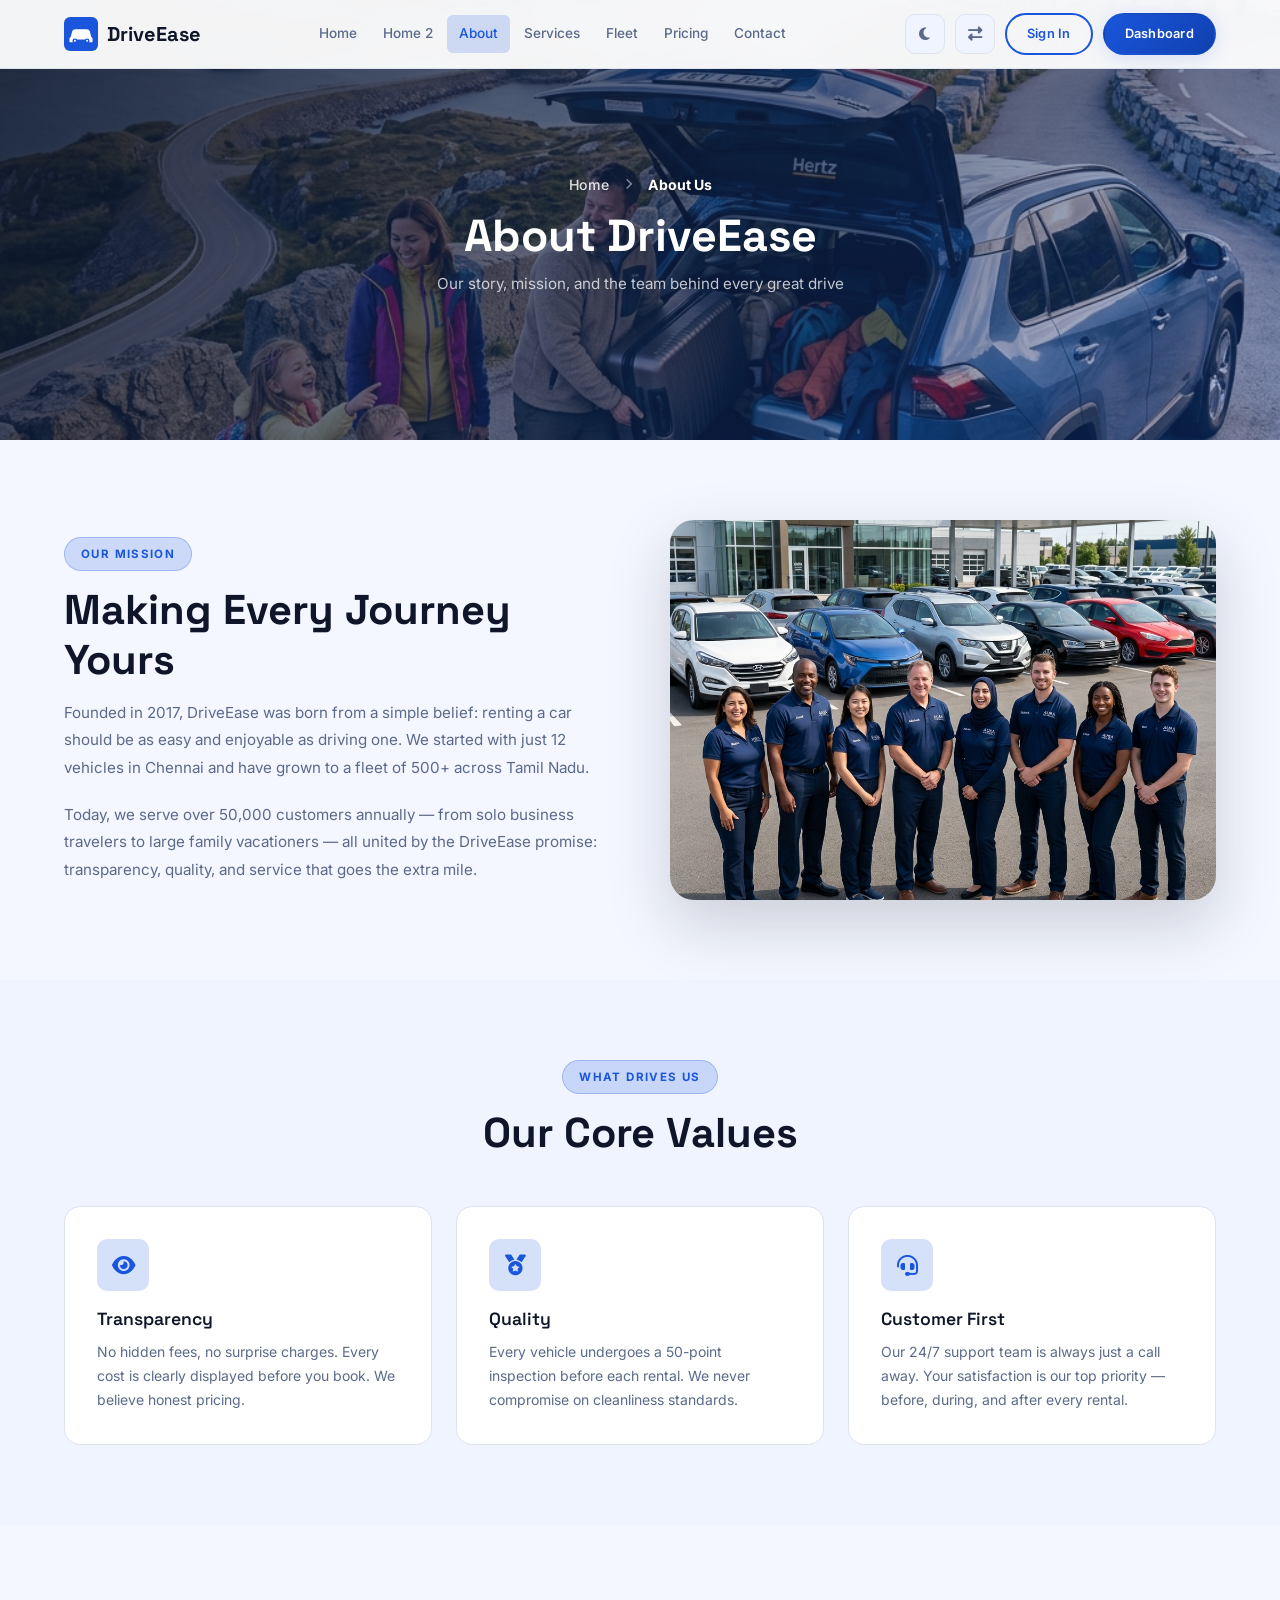
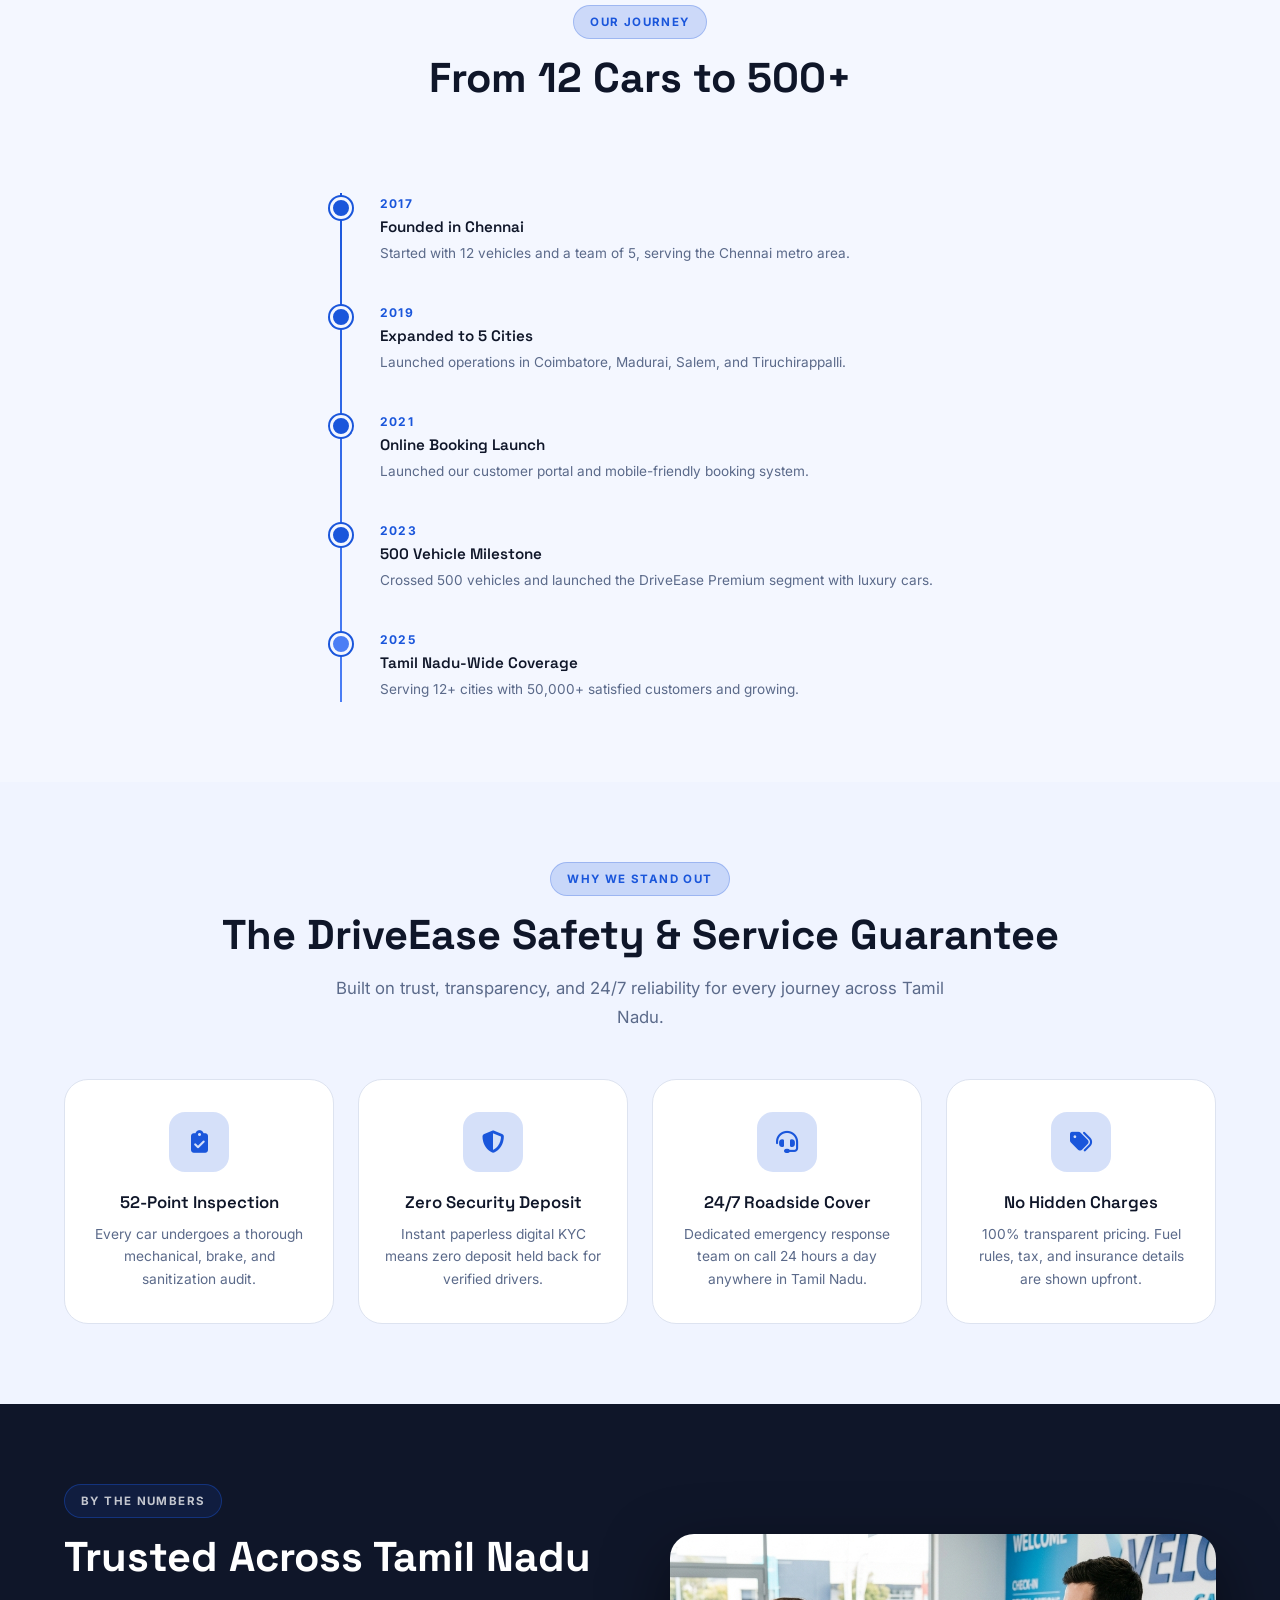
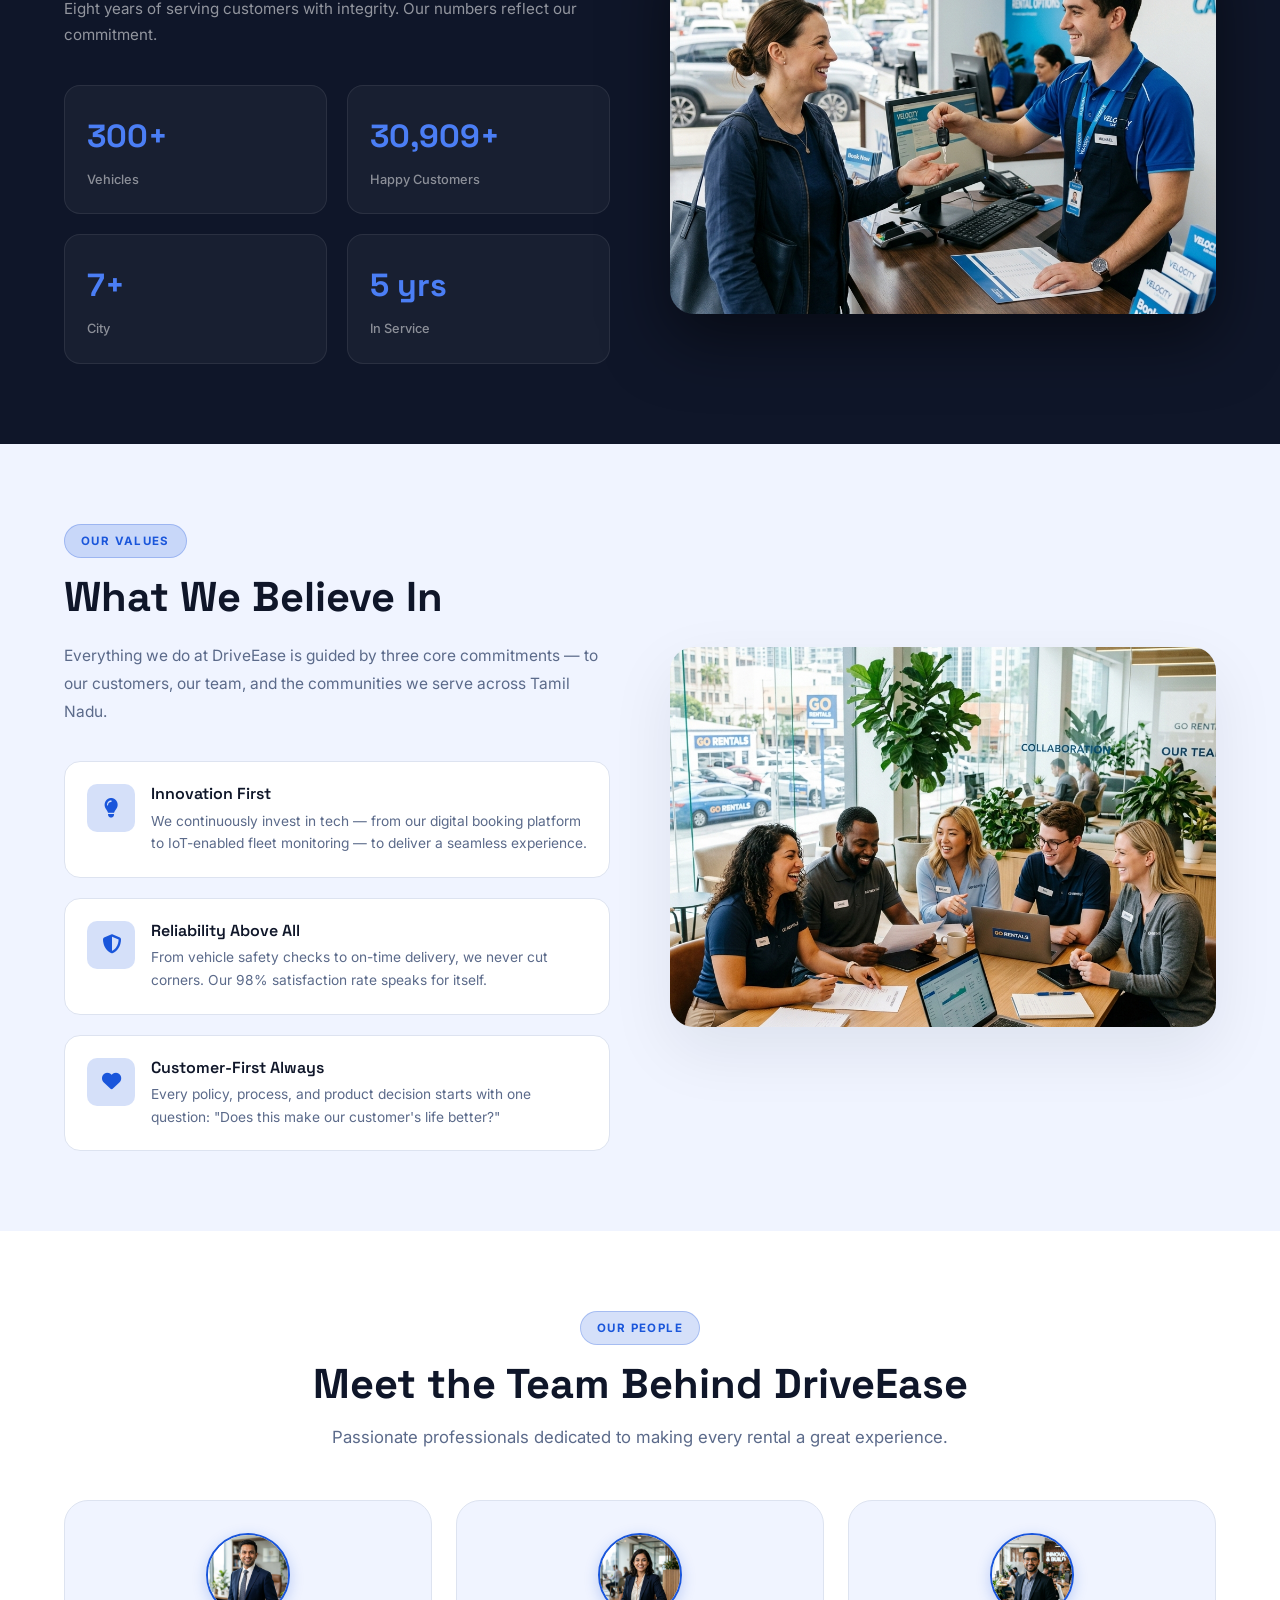
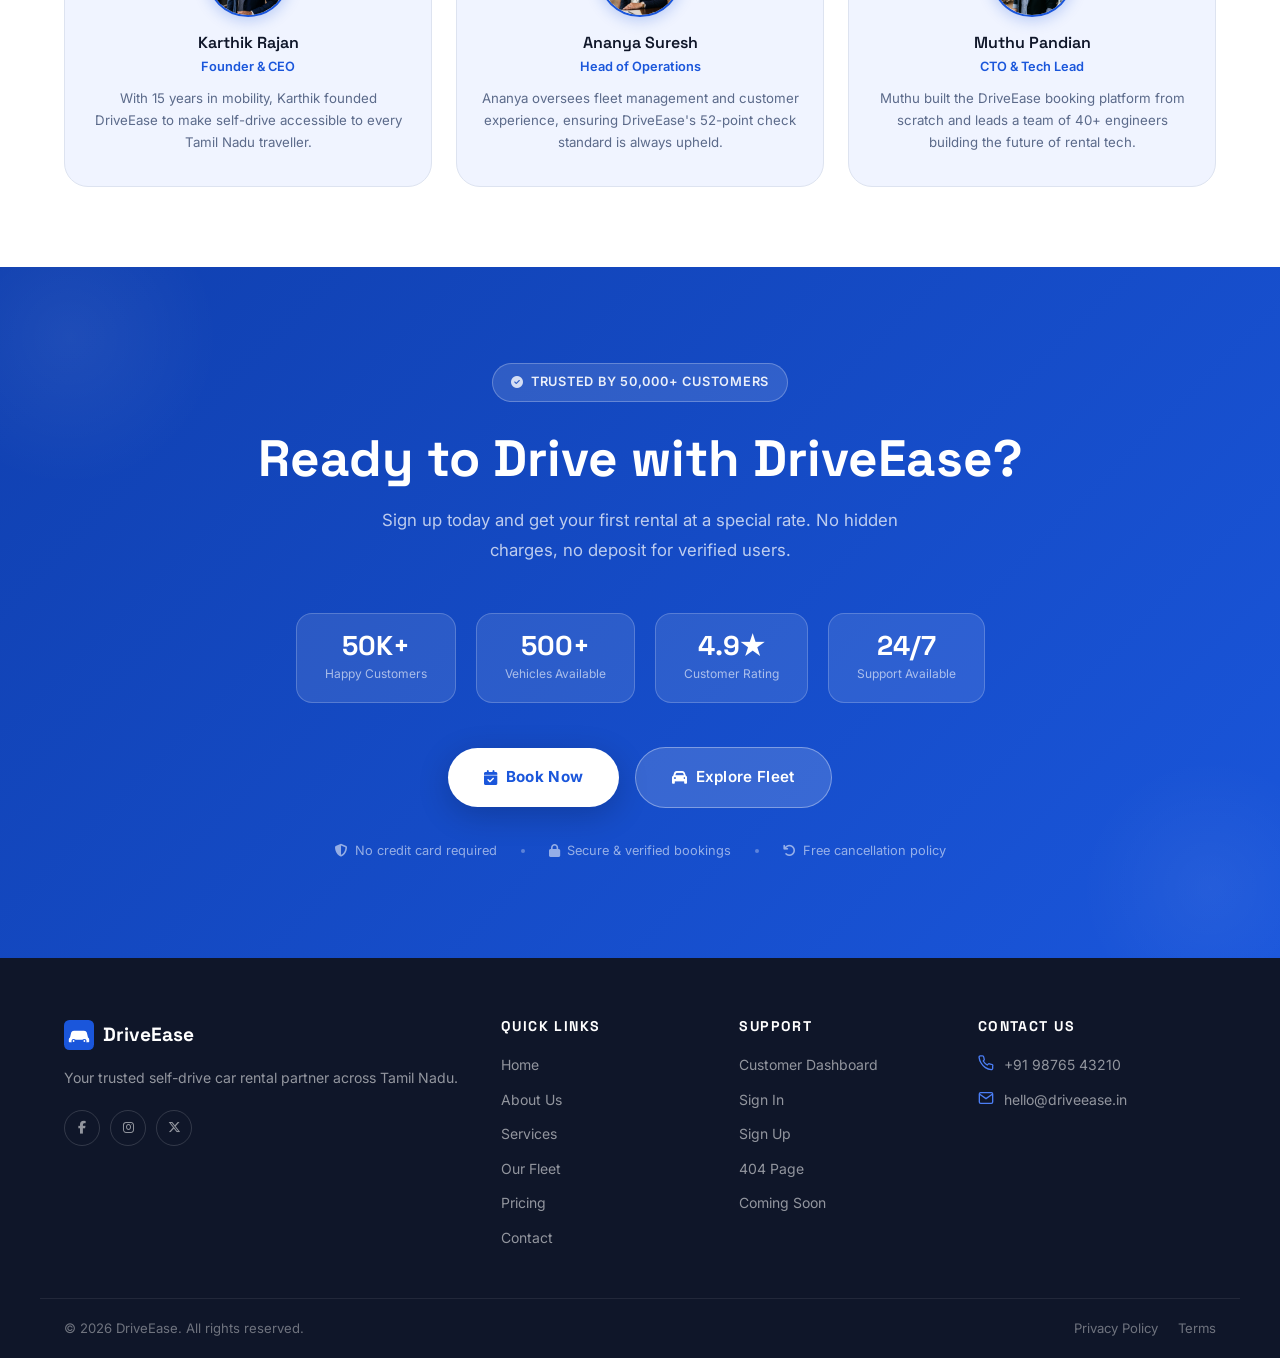
<file: about.html>
<!DOCTYPE html>
<html lang="en" dir="ltr">
<head>
    <meta charset="UTF-8">
    <meta name="viewport" content="width=device-width, initial-scale=1.0">
    <meta name="description" content="Learn about DriveEase — our story, mission, team, and commitment to providing the best self-drive car rental experience in Tamil Nadu.">
    <title>About Us | DriveEase Car Rental</title>
    <link rel="icon" href="data:image/svg+xml,%3Csvg xmlns='http://www.w3.org/2000/svg' viewBox='0 0 100 100'%3E%3Crect width='100' height='100' rx='20' fill='%231A56DB'/%3E%3Cpath d='M20 58 L24 42 Q26 36 33 36 L67 36 Q74 36 76 42 L80 58 Q84 60 84 65 L84 72 Q84 74 82 74 L74 74 L74 70 Q74 66 70 66 L30 66 Q26 66 26 70 L26 74 L18 74 Q16 74 16 72 L16 65 Q16 60 20 58Z' fill='white'/%3E%3Ccircle cx='32' cy='70' r='7' fill='%231A56DB'/%3E%3Ccircle cx='32' cy='70' r='3' fill='white'/%3E%3Ccircle cx='68' cy='70' r='7' fill='%231A56DB'/%3E%3Ccircle cx='68' cy='70' r='3' fill='white'/%3E%3C/svg%3E">
    <link rel="stylesheet" href="https://cdnjs.cloudflare.com/ajax/libs/font-awesome/6.5.1/css/all.min.css">
    <link rel="stylesheet" href="style.css">
    <style>
        .timeline { display: flex; flex-direction: column; gap: 0; position: relative; }
        .timeline::before {
            content: '';
            position: absolute;
            left: 20px;
            top: 0; bottom: 0;
            width: 2px;
            background: linear-gradient(180deg, var(--primary), var(--primary-light));
        }
        [dir="rtl"] .timeline::before { left: auto; right: 20px; }
        .timeline-item {
            display: flex;
            gap: 28px;
            padding: 0 0 36px 60px;
            position: relative;
        }
        [dir="rtl"] .timeline-item { padding: 0 60px 36px 0; }
        .timeline-dot {
            position: absolute;
            left: 10px;
            top: 4px;
            width: 22px;
            height: 22px;
            border-radius: 50%;
            background: var(--primary);
            border: 3px solid var(--bg-light);
            box-shadow: 0 0 0 2px var(--primary);
            flex-shrink: 0;
        }
        [dir="rtl"] .timeline-dot { left: auto; right: 10px; }
        .values-grid { display: grid; grid-template-columns: repeat(3, 1fr); gap: 24px; }
        .team-grid { display: grid; grid-template-columns: repeat(4, 1fr); gap: 24px; }
        .team-card {
            background: var(--surface);
            border: 1px solid var(--border-light);
            border-radius: var(--radius-lg);
            overflow: hidden;
            text-align: center;
            transition: var(--transition);
        }
        .team-card:hover { transform: translateY(-5px); box-shadow: 0 20px 48px var(--shadow-primary); }
        .dark .team-card { background: var(--surface-alt); }
        .team-avatar {
            width: 80px; height: 80px;
            border-radius: 50%;
            margin: 28px auto 16px;
            background: linear-gradient(135deg, var(--primary), var(--primary-dark));
            display: flex; align-items: center; justify-content: center;
            font-family: var(--font-heading);
            font-size: 1.6rem; font-weight: 700; color: #FFFFFF;
        }
        .team-avatar-img {
            width: 88px; height: 88px;
            border-radius: 50%;
            margin: 28px auto 16px;
            object-fit: cover;
            border: 3px solid var(--primary);
            display: block;
            box-shadow: 0 6px 20px rgba(0,0,0,0.2);
            transition: transform 0.3s ease;
        }
        .team-card:hover .team-avatar-img {
            transform: scale(1.06);
        }
        @media (max-width: 1024px) {
            .team-grid { grid-template-columns: repeat(2, 1fr); }
            .values-grid { grid-template-columns: repeat(2, 1fr); }
        }
        @media (max-width: 768px) {
            .values-grid { grid-template-columns: 1fr; }
            .team-grid { grid-template-columns: repeat(2, 1fr); }
        }
        @media (max-width: 480px) { .team-grid { grid-template-columns: 1fr 1fr; } }
    </style>
</head>
<body>

<!-- NAVBAR -->
<nav class="navbar">
    <div class="nav-inner">
        <a href="index.html" class="nav-logo">
            <svg width="34" height="34" viewBox="0 0 100 100" xmlns="http://www.w3.org/2000/svg"><rect width="100" height="100" rx="18" fill="var(--primary)"/><path d="M20 58 L24 42 Q26 36 33 36 L67 36 Q74 36 76 42 L80 58 Q84 60 84 65 L84 72 Q84 74 82 74 L74 74 L74 70 Q74 66 70 66 L30 66 Q26 66 26 70 L26 74 L18 74 Q16 74 16 72 L16 65 Q16 60 20 58Z" fill="white"/><circle cx="32" cy="70" r="7" fill="var(--primary)"/><circle cx="32" cy="70" r="3" fill="white"/><circle cx="68" cy="70" r="7" fill="var(--primary)"/><circle cx="68" cy="70" r="3" fill="white"/></svg>
            <span>DriveEase</span>
        </a>
        <div class="nav-links">
            <a href="index.html" class="nav-link">Home</a>
            <a href="home2.html" class="nav-link">Home 2</a>
            <a href="about.html" class="nav-link active">About</a>
            <a href="services.html" class="nav-link">Services</a>
            <a href="fleet.html" class="nav-link">Fleet</a>
            <a href="pricing.html" class="nav-link">Pricing</a>
            <a href="contact.html" class="nav-link">Contact</a>
        </div>
        <div class="nav-actions">
            <button class="icon-btn dark-toggle" title="Toggle Dark Mode" aria-label="Toggle Dark Mode"><i class="fas fa-moon"></i></button>
            <button class="icon-btn rtl-toggle" title="Toggle RTL" aria-label="Toggle RTL"><i class="fas fa-exchange-alt"></i></button>
            <a href="login.html" class="btn btn-secondary btn-sm">Sign In</a>
            <a href="dashboard.html" class="btn btn-primary btn-sm">Dashboard</a>
        </div>
        <button class="hamburger" id="hamburger" aria-label="Open menu"><span></span><span></span><span></span></button>
    </div>
    <div class="mobile-nav" id="mobile-nav">
        <a href="index.html" class="mobile-nav-link">Home</a>
        <a href="home2.html" class="mobile-nav-link">Home 2</a>
        <a href="about.html" class="mobile-nav-link active">About</a>
        <a href="services.html" class="mobile-nav-link">Services</a>
        <a href="fleet.html" class="mobile-nav-link">Fleet</a>
        <a href="pricing.html" class="mobile-nav-link">Pricing</a>
        <a href="contact.html" class="mobile-nav-link">Contact</a>
        <div class="mobile-nav-toggles" style="display:flex; gap:10px; padding:10px 0 4px; border-top:1px solid var(--border-light); margin-top:6px;">
            <button class="icon-btn dark-toggle" style="flex:1; justify-content:center; gap:8px; width:auto; height:40px; border-radius:var(--radius-md);" title="Toggle Dark Mode" aria-label="Toggle Dark Mode">
                <i class="fas fa-moon"></i> <span style="font-size:0.85rem; font-weight:600;">Dark Mode</span>
            </button>
            <button class="icon-btn rtl-toggle" style="flex:1; justify-content:center; gap:8px; width:auto; height:40px; border-radius:var(--radius-md);" title="Toggle RTL" aria-label="Toggle RTL">
                <i class="fas fa-exchange-alt"></i> <span style="font-size:0.85rem; font-weight:600;">RTL / LTR</span>
            </button>
        </div>
        <div class="mobile-nav-actions">
            <a href="login.html" class="btn btn-secondary">Sign In</a>
            <a href="dashboard.html" class="btn btn-primary">Dashboard</a>
        </div>
    </div>
</nav>

<!-- PAGE BANNER -->
<section class="page-banner">
    <div class="page-banner-bg" style="background-image:url('assets/banner_about_rental_v2.png');"></div>
    <div class="page-banner-overlay"></div>
    <div class="page-banner-content text-center">
        <div class="container" style="max-width:640px; margin:0 auto;">
            <nav class="breadcrumb" aria-label="Breadcrumb" style="justify-content:center;">
                <a href="index.html">Home</a>
                <i class="fas fa-chevron-right" style="font-size:0.7rem; margin:0 8px;"></i>
                <span>About Us</span>
            </nav>
            <h1 style="color:#FFFFFF; font-size:clamp(1.8rem,4vw,2.8rem); margin-bottom:8px;">About DriveEase</h1>
            <p style="color:rgba(255,255,255,0.75); font-size:0.95rem;">Our story, mission, and the team behind every great drive</p>
        </div>
    </div>
</section>

<!-- MISSION SECTION -->
<section class="section">
    <div class="container">
        <div class="about-split-grid">
            <div>
                <div class="section-tag">Our Mission</div>
                <h2 class="section-title animate-on-scroll slide-right">Making Every Journey Yours</h2>
                <p style="color:var(--text-muted); line-height:1.8; margin-bottom:20px; font-size:0.95rem;" class="animate-on-scroll slide-right">
                    Founded in 2017, DriveEase was born from a simple belief: renting a car should be as easy and enjoyable as driving one. We started with just 12 vehicles in Chennai and have grown to a fleet of 500+ across Tamil Nadu.
                </p>
                <p style="color:var(--text-muted); line-height:1.8; font-size:0.95rem;" class="animate-on-scroll slide-right">
                    Today, we serve over 50,000 customers annually — from solo business travelers to large family vacationers — all united by the DriveEase promise: transparency, quality, and service that goes the extra mile.
                </p>
            </div>
            <div class="animate-on-scroll slide-left" style="border-radius:var(--radius-xl); overflow:hidden; box-shadow: 0 24px 64px var(--shadow-deep);">
                <img src="assets/about_team.png" alt="DriveEase team" style="width:100%; height:380px; object-fit:cover;">
            </div>
        </div>
    </div>
</section>

<!-- VALUES -->
<section class="section" style="background:var(--surface-alt);">
    <div class="container">
        <div class="text-center" style="margin-bottom:48px;">
            <div class="section-tag">What Drives Us</div>
            <h2 class="section-title animate-on-scroll slide-up">Our Core Values</h2>
        </div>
        <div class="values-grid">
            <div class="card animate-on-scroll slide-up" style="padding:32px;">
                <div style="width:52px; height:52px; background:var(--primary-glow); border-radius:var(--radius-md); display:flex; align-items:center; justify-content:center; color:var(--primary); margin-bottom:18px; font-size:1.3rem;">
                    <i class="fas fa-eye"></i>
                </div>
                <h3 style="font-size:1.1rem; margin-bottom:10px;">Transparency</h3>
                <p style="color:var(--text-muted); font-size:0.875rem; line-height:1.7;">No hidden fees, no surprise charges. Every cost is clearly displayed before you book. We believe honest pricing.</p>
            </div>
            <div class="card animate-on-scroll slide-up" style="padding:32px;">
                <div style="width:52px; height:52px; background:var(--primary-glow); border-radius:var(--radius-md); display:flex; align-items:center; justify-content:center; color:var(--primary); margin-bottom:18px; font-size:1.3rem;">
                    <i class="fas fa-medal"></i>
                </div>
                <h3 style="font-size:1.1rem; margin-bottom:10px;">Quality</h3>
                <p style="color:var(--text-muted); font-size:0.875rem; line-height:1.7;">Every vehicle undergoes a 50-point inspection before each rental. We never compromise on cleanliness standards.</p>
            </div>
            <div class="card animate-on-scroll slide-up" style="padding:32px;">
                <div style="width:52px; height:52px; background:var(--primary-glow); border-radius:var(--radius-md); display:flex; align-items:center; justify-content:center; color:var(--primary); margin-bottom:18px; font-size:1.3rem;">
                    <i class="fas fa-headset"></i>
                </div>
                <h3 style="font-size:1.1rem; margin-bottom:10px;">Customer First</h3>
                <p style="color:var(--text-muted); font-size:0.875rem; line-height:1.7;">Our 24/7 support team is always just a call away. Your satisfaction is our top priority — before, during, and after every rental.</p>
            </div>
        </div>
    </div>
</section>

<!-- TIMELINE SECTION -->
<section class="section">
    <div class="container">
        <div class="text-center" style="margin-bottom:48px;">
            <div class="section-tag">Our Journey</div>
            <h2 class="section-title animate-on-scroll slide-up">From 12 Cars to 500+</h2>
            <p class="section-subtitle animate-on-scroll slide-up">A decade of growth powered by trust, service, and a passion for driving.</p>
        </div>

        <div style="max-width:640px; margin:0 auto;">
            <div class="timeline animate-on-scroll slide-up">
                <div class="timeline-item">
                    <div class="timeline-dot"></div>
                    <div>
                        <div style="font-size:0.75rem; font-weight:700; color:var(--primary); text-transform:uppercase; letter-spacing:0.1em; margin-bottom:4px;">2017</div>
                        <h4 style="font-size:0.95rem; margin-bottom:6px;">Founded in Chennai</h4>
                        <p style="font-size:0.85rem; color:var(--text-muted);">Started with 12 vehicles and a team of 5, serving the Chennai metro area.</p>
                    </div>
                </div>
                <div class="timeline-item">
                    <div class="timeline-dot"></div>
                    <div>
                        <div style="font-size:0.75rem; font-weight:700; color:var(--primary); text-transform:uppercase; letter-spacing:0.1em; margin-bottom:4px;">2019</div>
                        <h4 style="font-size:0.95rem; margin-bottom:6px;">Expanded to 5 Cities</h4>
                        <p style="font-size:0.85rem; color:var(--text-muted);">Launched operations in Coimbatore, Madurai, Salem, and Tiruchirappalli.</p>
                    </div>
                </div>
                <div class="timeline-item">
                    <div class="timeline-dot"></div>
                    <div>
                        <div style="font-size:0.75rem; font-weight:700; color:var(--primary); text-transform:uppercase; letter-spacing:0.1em; margin-bottom:4px;">2021</div>
                        <h4 style="font-size:0.95rem; margin-bottom:6px;">Online Booking Launch</h4>
                        <p style="font-size:0.85rem; color:var(--text-muted);">Launched our customer portal and mobile-friendly booking system.</p>
                    </div>
                </div>
                <div class="timeline-item">
                    <div class="timeline-dot"></div>
                    <div>
                        <div style="font-size:0.75rem; font-weight:700; color:var(--primary); text-transform:uppercase; letter-spacing:0.1em; margin-bottom:4px;">2023</div>
                        <h4 style="font-size:0.95rem; margin-bottom:6px;">500 Vehicle Milestone</h4>
                        <p style="font-size:0.85rem; color:var(--text-muted);">Crossed 500 vehicles and launched the DriveEase Premium segment with luxury cars.</p>
                    </div>
                </div>
                <div class="timeline-item" style="padding-bottom:0;">
                    <div class="timeline-dot" style="background:var(--primary-light);"></div>
                    <div>
                        <div style="font-size:0.75rem; font-weight:700; color:var(--primary); text-transform:uppercase; letter-spacing:0.1em; margin-bottom:4px;">2025</div>
                        <h4 style="font-size:0.95rem; margin-bottom:6px;">Tamil Nadu-Wide Coverage</h4>
                        <p style="font-size:0.85rem; color:var(--text-muted);">Serving 12+ cities with 50,000+ satisfied customers and growing.</p>
                    </div>
                </div>
            </div>
        </div>
    </div>
</section>

<!-- THE DRIVE EASE PROMISE -->
<section class="section" style="background:var(--surface-alt);">
    <div class="container">
        <div class="text-center" style="margin-bottom:48px;">
            <div class="section-tag">Why We Stand Out</div>
            <h2 class="section-title animate-on-scroll slide-up">The DriveEase Safety & Service Guarantee</h2>
            <p class="section-subtitle animate-on-scroll slide-up">Built on trust, transparency, and 24/7 reliability for every journey across Tamil Nadu.</p>
        </div>

        <div class="grid-4" style="gap:24px;">
            <div class="animate-on-scroll slide-up" style="background:var(--surface); border:1px solid var(--border-light); border-radius:var(--radius-xl); padding:32px 24px; text-align:center; transition:all 0.3s ease;" onmouseenter="this.style.transform='translateY(-6px)';this.style.borderColor='var(--primary)';" onmouseleave="this.style.transform='';this.style.borderColor='var(--border-light)';">
                <div style="width:60px; height:60px; border-radius:var(--radius-lg); background:var(--primary-glow); color:var(--primary); display:flex; align-items:center; justify-content:center; margin:0 auto 20px; font-size:1.4rem;">
                    <i class="fas fa-clipboard-check"></i>
                </div>
                <h3 style="font-size:1.05rem; margin-bottom:10px;">52-Point Inspection</h3>
                <p style="font-size:0.86rem; color:var(--text-muted); line-height:1.65;">Every car undergoes a thorough mechanical, brake, and sanitization audit.</p>
            </div>

            <div class="animate-on-scroll slide-up" style="background:var(--surface); border:1px solid var(--border-light); border-radius:var(--radius-xl); padding:32px 24px; text-align:center; transition:all 0.3s ease;" onmouseenter="this.style.transform='translateY(-6px)';this.style.borderColor='var(--primary)';" onmouseleave="this.style.transform='';this.style.borderColor='var(--border-light)';">
                <div style="width:60px; height:60px; border-radius:var(--radius-lg); background:var(--primary-glow); color:var(--primary); display:flex; align-items:center; justify-content:center; margin:0 auto 20px; font-size:1.4rem;">
                    <i class="fas fa-shield-alt"></i>
                </div>
                <h3 style="font-size:1.05rem; margin-bottom:10px;">Zero Security Deposit</h3>
                <p style="font-size:0.86rem; color:var(--text-muted); line-height:1.65;">Instant paperless digital KYC means zero deposit held back for verified drivers.</p>
            </div>

            <div class="animate-on-scroll slide-up" style="background:var(--surface); border:1px solid var(--border-light); border-radius:var(--radius-xl); padding:32px 24px; text-align:center; transition:all 0.3s ease;" onmouseenter="this.style.transform='translateY(-6px)';this.style.borderColor='var(--primary)';" onmouseleave="this.style.transform='';this.style.borderColor='var(--border-light)';">
                <div style="width:60px; height:60px; border-radius:var(--radius-lg); background:var(--primary-glow); color:var(--primary); display:flex; align-items:center; justify-content:center; margin:0 auto 20px; font-size:1.4rem;">
                    <i class="fas fa-headset"></i>
                </div>
                <h3 style="font-size:1.05rem; margin-bottom:10px;">24/7 Roadside Cover</h3>
                <p style="font-size:0.86rem; color:var(--text-muted); line-height:1.65;">Dedicated emergency response team on call 24 hours a day anywhere in Tamil Nadu.</p>
            </div>

            <div class="animate-on-scroll slide-up" style="background:var(--surface); border:1px solid var(--border-light); border-radius:var(--radius-xl); padding:32px 24px; text-align:center; transition:all 0.3s ease;" onmouseenter="this.style.transform='translateY(-6px)';this.style.borderColor='var(--primary)';" onmouseleave="this.style.transform='';this.style.borderColor='var(--border-light)';">
                <div style="width:60px; height:60px; border-radius:var(--radius-lg); background:var(--primary-glow); color:var(--primary); display:flex; align-items:center; justify-content:center; margin:0 auto 20px; font-size:1.4rem;">
                    <i class="fas fa-tags"></i>
                </div>
                <h3 style="font-size:1.05rem; margin-bottom:10px;">No Hidden Charges</h3>
                <p style="font-size:0.86rem; color:var(--text-muted); line-height:1.65;">100% transparent pricing. Fuel rules, tax, and insurance details are shown upfront.</p>
            </div>
        </div>
    </div>
</section>

<!-- STATS + OFFICE IMAGE -->
<section class="section" style="background:var(--secondary);">
    <div class="container">
        <div class="about-split-grid">
            <div>
                <div class="section-tag" style="color:rgba(255,255,255,0.75); border-color:rgba(26,86,219,0.4); background:rgba(26,86,219,0.12);">By the Numbers</div>
                <h2 style="color:#FFFFFF; margin-bottom:14px;" class="animate-on-scroll slide-right">Trusted Across Tamil Nadu</h2>
                <p style="color:rgba(255,255,255,0.55); font-size:0.95rem; line-height:1.75; margin-bottom:36px;" class="animate-on-scroll slide-right">
                    Eight years of serving customers with integrity. Our numbers reflect our commitment.
                </p>
                <div class="about-stats-grid animate-on-scroll zoom-in">
                    <div style="padding:22px; background:rgba(255,255,255,0.04); border:1px solid rgba(255,255,255,0.08); border-radius:var(--radius-lg);">
                        <div style="font-family:var(--font-heading); font-size:2rem; font-weight:700; color:var(--primary-light);" data-counter data-target="500" data-suffix="+">500+</div>
                        <div style="font-size:0.8rem; color:rgba(255,255,255,0.5); margin-top:5px; font-weight:500;">Vehicles </div>
                    </div>
                    <div style="padding:22px; background:rgba(255,255,255,0.04); border:1px solid rgba(255,255,255,0.08); border-radius:var(--radius-lg);">
                        <div style="font-family:var(--font-heading); font-size:2rem; font-weight:700; color:var(--primary-light);" data-counter data-target="50000" data-suffix="+">50,000+</div>
                        <div style="font-size:0.8rem; color:rgba(255,255,255,0.5); margin-top:5px; font-weight:500;">Happy Customers</div>
                    </div>
                    <div style="padding:22px; background:rgba(255,255,255,0.04); border:1px solid rgba(255,255,255,0.08); border-radius:var(--radius-lg);">
                        <div style="font-family:var(--font-heading); font-size:2rem; font-weight:700; color:var(--primary-light);" data-counter data-target="12" data-suffix="+">12+</div>
                        <div style="font-size:0.8rem; color:rgba(255,255,255,0.5); margin-top:5px; font-weight:500;">City</div>
                    </div>
                    <div style="padding:22px; background:rgba(255,255,255,0.04); border:1px solid rgba(255,255,255,0.08); border-radius:var(--radius-lg);">
                        <div style="font-family:var(--font-heading); font-size:2rem; font-weight:700; color:var(--primary-light);" data-counter data-target="8" data-suffix=" yrs">8 yrs</div>
                        <div style="font-size:0.8rem; color:rgba(255,255,255,0.5); margin-top:5px; font-weight:500;">In Service</div>
                    </div>
                </div>
            </div>
            <div class="animate-on-scroll slide-left" style="border-radius:var(--radius-xl); overflow:hidden; box-shadow:0 24px 64px rgba(0,0,0,0.5);">
                <img src="assets/service_selfdrve.png" alt="DriveEase office" style="width:100%; height:380px; object-fit:cover;">
            </div>
        </div>
    </div>
</section>

<!-- MISSION & VALUES -->
<section class="section" style="background:var(--surface-alt);">
    <div class="container">
        <div class="about-split-grid">
            <div class="animate-on-scroll slide-right">
                <div class="section-tag">Our Values</div>
                <h2 class="section-title" style="margin-bottom:20px;">What We Believe In</h2>
                <p style="color:var(--text-muted); font-size:0.97rem; line-height:1.8; margin-bottom:36px;">
                    Everything we do at DriveEase is guided by three core commitments — to our customers, our team, and the communities we serve across Tamil Nadu.
                </p>
                <div style="display:flex; flex-direction:column; gap:20px;">
                    <div style="display:flex; align-items:flex-start; gap:16px; padding:22px; background:var(--surface); border-radius:var(--radius-lg); border:1px solid var(--border-light); transition:all 0.3s ease;" onmouseenter="this.style.borderColor='var(--primary)';this.style.boxShadow='0 8px 24px var(--shadow-base)';" onmouseleave="this.style.borderColor='var(--border-light)';this.style.boxShadow='';">
                        <div style="width:48px; height:48px; border-radius:var(--radius-md); background:var(--primary-glow); color:var(--primary); display:flex; align-items:center; justify-content:center; flex-shrink:0; font-size:1.2rem;">
                            <i class="fas fa-lightbulb"></i>
                        </div>
                        <div>
                            <h4 style="font-size:1rem; margin-bottom:6px;">Innovation First</h4>
                            <p style="font-size:0.86rem; color:var(--text-muted); line-height:1.65;">We continuously invest in tech — from our digital booking platform to IoT-enabled fleet monitoring — to deliver a seamless experience.</p>
                        </div>
                    </div>
                    <div style="display:flex; align-items:flex-start; gap:16px; padding:22px; background:var(--surface); border-radius:var(--radius-lg); border:1px solid var(--border-light); transition:all 0.3s ease;" onmouseenter="this.style.borderColor='var(--primary)';this.style.boxShadow='0 8px 24px var(--shadow-base)';" onmouseleave="this.style.borderColor='var(--border-light)';this.style.boxShadow='';">
                        <div style="width:48px; height:48px; border-radius:var(--radius-md); background:var(--primary-glow); color:var(--primary); display:flex; align-items:center; justify-content:center; flex-shrink:0; font-size:1.2rem;">
                            <i class="fas fa-shield-alt"></i>
                        </div>
                        <div>
                            <h4 style="font-size:1rem; margin-bottom:6px;">Reliability Above All</h4>
                            <p style="font-size:0.86rem; color:var(--text-muted); line-height:1.65;">From vehicle safety checks to on-time delivery, we never cut corners. Our 98% satisfaction rate speaks for itself.</p>
                        </div>
                    </div>
                    <div style="display:flex; align-items:flex-start; gap:16px; padding:22px; background:var(--surface); border-radius:var(--radius-lg); border:1px solid var(--border-light); transition:all 0.3s ease;" onmouseenter="this.style.borderColor='var(--primary)';this.style.boxShadow='0 8px 24px var(--shadow-base)';" onmouseleave="this.style.borderColor='var(--border-light)';this.style.boxShadow='';">
                        <div style="width:48px; height:48px; border-radius:var(--radius-md); background:var(--primary-glow); color:var(--primary); display:flex; align-items:center; justify-content:center; flex-shrink:0; font-size:1.2rem;">
                            <i class="fas fa-heart"></i>
                        </div>
                        <div>
                            <h4 style="font-size:1rem; margin-bottom:6px;">Customer-First Always</h4>
                            <p style="font-size:0.86rem; color:var(--text-muted); line-height:1.65;">Every policy, process, and product decision starts with one question: "Does this make our customer's life better?"</p>
                        </div>
                    </div>
                </div>
            </div>
            <div class="animate-on-scroll slide-left" style="border-radius:var(--radius-xl); overflow:hidden; box-shadow:0 24px 64px var(--shadow-base);">
                <img src="assets/about_values.png" alt="DriveEase team collaborating" style="width:100%; max-height:380px; object-fit:cover; display:block;">
            </div>
        </div>
    </div>
</section>

<!-- MEET THE TEAM -->
<section class="section" style="background:var(--surface);">
    <div class="container">
        <div class="text-center" style="margin-bottom:48px;">
            <div class="section-tag">Our People</div>
            <h2 class="section-title animate-on-scroll slide-up">Meet the Team Behind DriveEase</h2>
            <p class="section-subtitle animate-on-scroll slide-up">Passionate professionals dedicated to making every rental a great experience.</p>
        </div>
        <div class="grid-3">
            <div class="animate-on-scroll slide-up" style="background:var(--surface-alt); border-radius:var(--radius-xl); padding:32px 24px; text-align:center; border:1px solid var(--border-light); transition:all 0.3s ease;" onmouseenter="this.style.transform='translateY(-5px)';this.style.boxShadow='0 16px 40px var(--shadow-base)';" onmouseleave="this.style.transform='';this.style.boxShadow='';">
                <img src="assets/team_karthik.png" alt="Karthik Rajan - Founder & CEO" style="width:84px; height:84px; border-radius:50%; object-fit:cover; margin:0 auto 16px; border:2px solid var(--primary); display:block; box-shadow:0 4px 14px rgba(26,86,219,0.25);">
                <h3 style="font-size:1rem; margin-bottom:4px;">Karthik Rajan</h3>
                <p style="font-size:0.8rem; color:var(--primary); font-weight:600; margin-bottom:10px;">Founder & CEO</p>
                <p style="font-size:0.83rem; color:var(--text-muted); line-height:1.65;">With 15 years in mobility, Karthik founded DriveEase to make self-drive accessible to every Tamil Nadu traveller.</p>
            </div>
            <div class="animate-on-scroll slide-up" style="background:var(--surface-alt); border-radius:var(--radius-xl); padding:32px 24px; text-align:center; border:1px solid var(--border-light); transition:all 0.3s ease;" onmouseenter="this.style.transform='translateY(-5px)';this.style.boxShadow='0 16px 40px var(--shadow-base)';" onmouseleave="this.style.transform='';this.style.boxShadow='';">
                <img src="assets/team_ananya.png" alt="Ananya Suresh - Head of Operations" style="width:84px; height:84px; border-radius:50%; object-fit:cover; margin:0 auto 16px; border:2px solid var(--primary); display:block; box-shadow:0 4px 14px rgba(26,86,219,0.25);">
                <h3 style="font-size:1rem; margin-bottom:4px;">Ananya Suresh</h3>
                <p style="font-size:0.8rem; color:var(--primary); font-weight:600; margin-bottom:10px;">Head of Operations</p>
                <p style="font-size:0.83rem; color:var(--text-muted); line-height:1.65;">Ananya oversees fleet management and customer experience, ensuring DriveEase's 52-point check standard is always upheld.</p>
            </div>
            <div class="animate-on-scroll slide-up" style="background:var(--surface-alt); border-radius:var(--radius-xl); padding:32px 24px; text-align:center; border:1px solid var(--border-light); transition:all 0.3s ease;" onmouseenter="this.style.transform='translateY(-5px)';this.style.boxShadow='0 16px 40px var(--shadow-base)';" onmouseleave="this.style.transform='';this.style.boxShadow='';">
                <img src="assets/team_muthu.png" alt="Muthu Pandian - CTO & Tech Lead" style="width:84px; height:84px; border-radius:50%; object-fit:cover; margin:0 auto 16px; border:2px solid var(--primary); display:block; box-shadow:0 4px 14px rgba(26,86,219,0.25);">
                <h3 style="font-size:1rem; margin-bottom:4px;">Muthu Pandian</h3>
                <p style="font-size:0.8rem; color:var(--primary); font-weight:600; margin-bottom:10px;">CTO & Tech Lead</p>
                <p style="font-size:0.83rem; color:var(--text-muted); line-height:1.65;">Muthu built the DriveEase booking platform from scratch and leads a team of 40+ engineers building the future of rental tech.</p>
            </div>
        </div>
    </div>
</section>

<!-- CTA -->
<section style="position:relative; background:linear-gradient(135deg, var(--primary-dark), var(--primary)); padding:96px 0; text-align:center; overflow:hidden;">
    <!-- Subtle decorative orbs using same primary color -->
    <div style="position:absolute; top:-80px; left:-80px; width:300px; height:300px; background:radial-gradient(circle, rgba(255,255,255,0.06) 0%, transparent 70%); border-radius:50%; pointer-events:none;"></div>
    <div style="position:absolute; bottom:-60px; right:-60px; width:260px; height:260px; background:radial-gradient(circle, rgba(255,255,255,0.05) 0%, transparent 70%); border-radius:50%; pointer-events:none;"></div>

    <div class="container" style="position:relative; z-index:1; max-width:860px;">
        <!-- Badge -->
        <div style="display:inline-flex; align-items:center; gap:8px; background:rgba(255,255,255,0.12); border:1px solid rgba(255,255,255,0.25); border-radius:50px; padding:7px 18px; margin-bottom:28px;">
            <i class="fas fa-check-circle" style="color:rgba(255,255,255,0.8); font-size:0.75rem;"></i>
            <span style="font-size:0.8rem; font-weight:600; color:rgba(255,255,255,0.9); letter-spacing:0.06em; text-transform:uppercase;">Trusted by 50,000+ Customers</span>
        </div>

        <h2 class="animate-on-scroll slide-up" style="color:#FFFFFF; font-size:clamp(2rem,5vw,3.2rem); font-family:var(--font-heading); font-weight:800; line-height:1.15; margin-bottom:18px;">
            Ready to Drive with DriveEase?
        </h2>
        <p class="animate-on-scroll slide-up" style="color:rgba(255,255,255,0.72); font-size:1.05rem; line-height:1.75; max-width:520px; margin:0 auto 48px;">
            Sign up today and get your first rental at a special rate. No hidden charges, no deposit for verified users.
        </p>

        <!-- Trust Stat Badges -->
        <div class="animate-on-scroll zoom-in" style="display:flex; justify-content:center; gap:20px; flex-wrap:wrap; margin-bottom:44px;">
            <div style="background:rgba(255,255,255,0.1); border:1px solid rgba(255,255,255,0.2); border-radius:16px; padding:18px 28px; min-width:130px;">
                <div style="font-family:var(--font-heading); font-size:1.7rem; font-weight:800; color:#FFFFFF; line-height:1;">50K+</div>
                <div style="font-size:0.75rem; color:rgba(255,255,255,0.6); margin-top:4px;">Happy Customers</div>
            </div>
            <div style="background:rgba(255,255,255,0.1); border:1px solid rgba(255,255,255,0.2); border-radius:16px; padding:18px 28px; min-width:130px;">
                <div style="font-family:var(--font-heading); font-size:1.7rem; font-weight:800; color:#FFFFFF; line-height:1;">500+</div>
                <div style="font-size:0.75rem; color:rgba(255,255,255,0.6); margin-top:4px;">Vehicles Available</div>
            </div>
            <div style="background:rgba(255,255,255,0.1); border:1px solid rgba(255,255,255,0.2); border-radius:16px; padding:18px 28px; min-width:130px;">
                <div style="font-family:var(--font-heading); font-size:1.7rem; font-weight:800; color:#FFFFFF; line-height:1;">4.9★</div>
                <div style="font-size:0.75rem; color:rgba(255,255,255,0.6); margin-top:4px;">Customer Rating</div>
            </div>
            <div style="background:rgba(255,255,255,0.1); border:1px solid rgba(255,255,255,0.2); border-radius:16px; padding:18px 28px; min-width:130px;">
                <div style="font-family:var(--font-heading); font-size:1.7rem; font-weight:800; color:#FFFFFF; line-height:1;">24/7</div>
                <div style="font-size:0.75rem; color:rgba(255,255,255,0.6); margin-top:4px;">Support Available</div>
            </div>
        </div>

        <!-- CTA Buttons -->
        <div class="animate-on-scroll zoom-in" style="display:flex; flex-direction:row; align-items:center; gap:16px; justify-content:center; flex-wrap:wrap; margin-bottom:32px;">
            <a href="fleet.html" class="btn btn-lg" style="background:#FFFFFF; color:var(--primary); font-weight:700; border:none; box-shadow:0 8px 32px rgba(0,0,0,0.2); padding:16px 36px;">
                <i class="fas fa-calendar-check"></i> Book Now
            </a>
            <a href="fleet.html" class="btn btn-lg" style="background:rgba(255,255,255,0.15); color:#FFFFFF; border:1.5px solid rgba(255,255,255,0.35); padding:16px 36px;">
                <i class="fas fa-car"></i> Explore Fleet
            </a>
        </div>

        <!-- Trust Line — single color -->
        <div style="display:flex; align-items:center; justify-content:center; gap:24px; flex-wrap:wrap;">
            <div style="display:flex; align-items:center; gap:7px; font-size:0.8rem; color:rgba(255,255,255,0.55);">
                <i class="fas fa-shield-alt"></i> No credit card required
            </div>
            <div style="width:4px; height:4px; border-radius:50%; background:rgba(255,255,255,0.3);"></div>
            <div style="display:flex; align-items:center; gap:7px; font-size:0.8rem; color:rgba(255,255,255,0.55);">
                <i class="fas fa-lock"></i> Secure &amp; verified bookings
            </div>
            <div style="width:4px; height:4px; border-radius:50%; background:rgba(255,255,255,0.3);"></div>
            <div style="display:flex; align-items:center; gap:7px; font-size:0.8rem; color:rgba(255,255,255,0.55);">
                <i class="fas fa-undo"></i> Free cancellation policy
            </div>
        </div>
    </div>
</section>

<!-- FOOTER -->
<footer class="footer">
    <div class="footer-grid">
        <div class="footer-brand"><a href="index.html" class="footer-logo"><svg width="30" height="30" viewBox="0 0 100 100" xmlns="http://www.w3.org/2000/svg"><rect width="100" height="100" rx="18" fill="var(--primary)"/><path d="M20 58 L24 42 Q26 36 33 36 L67 36 Q74 36 76 42 L80 58 Q84 60 84 65 L84 72 Q84 74 82 74 L74 74 L74 70 Q74 66 70 66 L30 66 Q26 66 26 70 L26 74 L18 74 Q16 74 16 72 L16 65 Q16 60 20 58Z" fill="white"/><circle cx="32" cy="70" r="7" fill="var(--primary)"/><circle cx="32" cy="70" r="3" fill="white"/><circle cx="68" cy="70" r="7" fill="var(--primary)"/><circle cx="68" cy="70" r="3" fill="white"/></svg>DriveEase</a><p>Your trusted self-drive car rental partner across Tamil Nadu.</p><div class="footer-socials"><a href="#" class="footer-social-link" aria-label="Facebook"><i class="fab fa-facebook-f"></i></a><a href="#" class="footer-social-link" aria-label="Instagram"><i class="fab fa-instagram"></i></a><a href="#" class="footer-social-link" aria-label="X (Twitter)"><i class="fab fa-x-twitter"></i></a></div></div>
        <div class="footer-col"><h4>Quick Links</h4><div class="footer-links"><a href="index.html" class="footer-link">Home</a><a href="about.html" class="footer-link">About Us</a><a href="services.html" class="footer-link">Services</a><a href="fleet.html" class="footer-link">Our Fleet</a><a href="pricing.html" class="footer-link">Pricing</a><a href="contact.html" class="footer-link">Contact</a></div></div>
        <div class="footer-col"><h4>Support</h4><div class="footer-links"><a href="dashboard.html" class="footer-link">Customer Dashboard</a><a href="login.html" class="footer-link">Sign In</a><a href="signup.html" class="footer-link">Sign Up</a><a href="404.html" class="footer-link">404 Page</a><a href="coming-soon.html" class="footer-link">Coming Soon</a></div></div>
        <div class="footer-col"><h4>Contact Us</h4><div class="footer-contact-item"><svg xmlns="http://www.w3.org/2000/svg" width="16" height="16" viewBox="0 0 24 24" fill="none" stroke="currentColor" stroke-width="2"><path d="M22 16.92v3a2 2 0 0 1-2.18 2 19.79 19.79 0 0 1-8.63-3.07A19.5 19.5 0 0 1 4.69 12 19.79 19.79 0 0 1 1.61 3.5 2 2 0 0 1 3.6 1.32h3a2 2 0 0 1 2 1.72 12.84 12.84 0 0 0 .7 2.81 2 2 0 0 1-.45 2.11L7.91 9a16 16 0 0 0 6 6l1.27-1.27a2 2 0 0 1 2.11-.45 12.84 12.84 0 0 0 2.81.7A2 2 0 0 1 22 16.92z"/></svg>+91 98765 43210</div><div class="footer-contact-item"><svg xmlns="http://www.w3.org/2000/svg" width="16" height="16" viewBox="0 0 24 24" fill="none" stroke="currentColor" stroke-width="2"><path d="M4 4h16c1.1 0 2 .9 2 2v12c0 1.1-.9 2-2 2H4c-1.1 0-2-.9-2-2V6c0-1.1.9-2 2-2z"/><polyline points="22,6 12,13 2,6"/></svg>hello@driveease.in</div></div>
    </div>
    <div class="footer-bottom" style="max-width:1200px; margin:0 auto;"><p>© 2026 DriveEase. All rights reserved.</p><div class="footer-bottom-links"><a href="#">Privacy Policy</a><a href="#">Terms</a></div></div>
</footer>

<script src="script.js"></script>
</body>
</html>
</file>
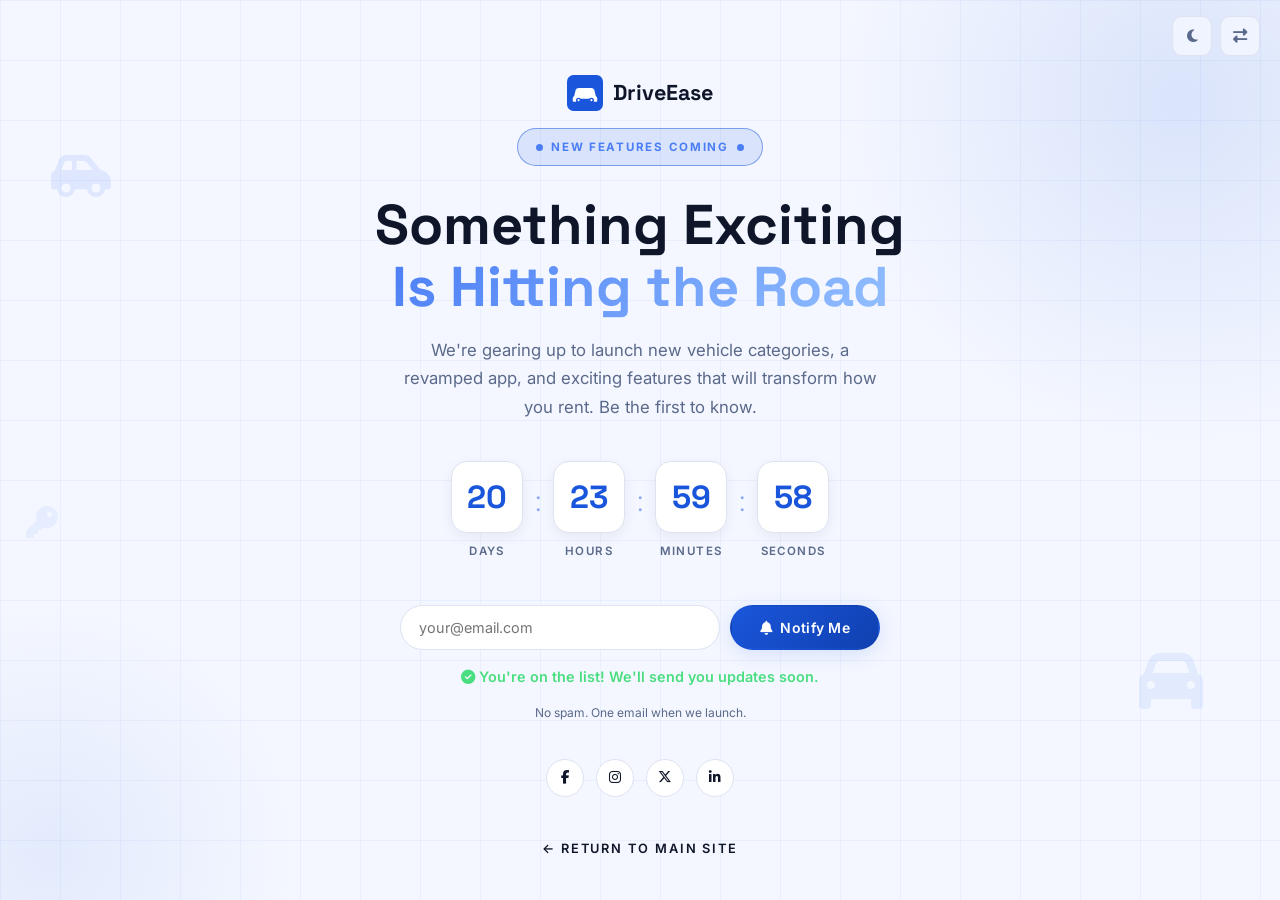
<file: coming-soon.html>
<!DOCTYPE html>
<html lang="en" dir="ltr">
<head>
    <meta charset="UTF-8">
    <meta name="viewport" content="width=device-width, initial-scale=1.0">
    <meta name="description" content="Something exciting is coming to DriveEase — new vehicles, new destinations, and premium features. Register your interest.">
    <title>Coming Soon | DriveEase Car Rental</title>
    <link rel="icon" href="data:image/svg+xml,%3Csvg xmlns='http://www.w3.org/2000/svg' viewBox='0 0 100 100'%3E%3Crect width='100' height='100' rx='20' fill='%231A56DB'/%3E%3Cpath d='M20 58 L24 42 Q26 36 33 36 L67 36 Q74 36 76 42 L80 58 Q84 60 84 65 L84 72 Q84 74 82 74 L74 74 L74 70 Q74 66 70 66 L30 66 Q26 66 26 70 L26 74 L18 74 Q16 74 16 72 L16 65 Q16 60 20 58Z' fill='white'/%3E%3Ccircle cx='32' cy='70' r='7' fill='%231A56DB'/%3E%3Ccircle cx='32' cy='70' r='3' fill='white'/%3E%3Ccircle cx='68' cy='70' r='7' fill='%231A56DB'/%3E%3Ccircle cx='68' cy='70' r='3' fill='white'/%3E%3C/svg%3E">
    <link rel="stylesheet" href="https://cdnjs.cloudflare.com/ajax/libs/font-awesome/6.5.1/css/all.min.css">
    <link rel="stylesheet" href="style.css">
    <style>
        @keyframes orbitPulse {
            0%, 100% { transform: scale(1); opacity: 0.8; }
            50% { transform: scale(1.05); opacity: 0.5; }
        }
        @keyframes roadFloat {
            0%, 100% { transform: translateX(0); }
            50% { transform: translateX(12px); }
        }
        @media (max-width: 480px) {
            #countdown-container { gap: 6px !important; }
            .cd-number-box { width: 56px !important; height: 56px !important; font-size: 1.4rem !important; border-radius: 12px !important; }
            .cd-colon { font-size: 1.2rem !important; padding-bottom: 16px !important; }
        }

        .cs-page {
            min-height: 100vh;
            display: flex;
            flex-direction: column;
            align-items: center;
            justify-content: center;
            padding: 65px 24px 30px;
            text-align: center;
            background: var(--bg-light);
            color: var(--text-dark);
            position: relative;
            overflow: hidden;
            transition: background 0.3s ease, color 0.3s ease;
        }
        .dark .cs-page {
            background: linear-gradient(145deg, var(--secondary-dark) 0%, var(--secondary) 60%, rgba(26,86,219,0.15) 100%);
            color: #FFFFFF;
        }

        .cs-logo-text { color: var(--text-dark); }
        .dark .cs-logo-text { color: #FFFFFF; }

        .cs-heading { color: var(--text-dark); }
        .dark .cs-heading { color: #FFFFFF; }

        .cs-subtext { color: var(--text-muted); }
        .dark .cs-subtext { color: rgba(255, 255, 255, 0.7); }

        .cd-number-box {
            width: 72px;
            height: 72px;
            border-radius: 16px;
            display: flex;
            align-items: center;
            justify-content: center;
            font-family: var(--font-heading);
            font-size: 2rem;
            font-weight: 700;
            color: var(--primary);
            background: var(--surface);
            border: 1px solid var(--border-light);
            box-shadow: 0 4px 14px rgba(0,0,0,0.06);
            transition: all 0.3s ease;
        }
        .dark .cd-number-box {
            color: var(--primary-light);
            background: rgba(26,86,219,0.15);
            border: 1px solid rgba(26,86,219,0.3);
            box-shadow: none;
        }

        .cd-label-text {
            font-size: 0.72rem;
            color: var(--text-muted);
            text-transform: uppercase;
            letter-spacing: 0.12em;
            margin-top: 8px;
            font-weight: 600;
        }
        .dark .cd-label-text { color: rgba(255,255,255,0.45); }

        .cs-input {
            flex: 1;
            min-width: 180px;
            padding: 13px 18px;
            border-radius: 50px;
            border: 1.5px solid var(--border-light);
            background: var(--surface);
            color: var(--text-dark);
            font-size: 0.9rem;
            outline: none;
            transition: all 0.3s;
        }
        .dark .cs-input {
            border: 1.5px solid rgba(26,86,219,0.35);
            background: rgba(255,255,255,0.07);
            color: #FFFFFF;
        }
        .cs-muted-note {
            font-size: 0.75rem;
            color: var(--text-muted);
            margin-top: 12px;
        }
        .dark .cs-muted-note { color: rgba(255, 255, 255, 0.4); }

        .cs-social-link {
            width: 38px;
            height: 38px;
            border-radius: 50%;
            display: flex;
            align-items: center;
            justify-content: center;
            border: 1px solid var(--border-light);
            color: var(--text-dark);
            font-size: 0.85rem;
            background: var(--surface);
            transition: all 0.3s;
            text-decoration: none;
        }
        .cs-social-link:hover {
            border-color: var(--primary);
            color: var(--primary);
            transform: translateY(-2px);
        }
        .dark .cs-social-link {
            border: 1px solid rgba(26, 86, 219, 0.3);
            color: rgba(255, 255, 255, 0.6);
            background: transparent;
        }
        .dark .cs-social-link:hover {
            border-color: var(--primary-light);
            color: var(--primary-light);
        }

        .cs-back-link {
            font-size: 0.8rem;
            color: var(--text-dark);
            text-transform: uppercase;
            letter-spacing: 0.15em;
            font-weight: 600;
            text-decoration: none;
            transition: color 0.2s;
        }
        .cs-back-link:hover { color: var(--primary); }
        .dark .cs-back-link { color: rgba(255, 255, 255, 0.6); }
        .dark .cs-back-link:hover { color: var(--primary-light); }
    </style>
</head>
<body>

<!-- Top-right controls -->
<div class="auth-top-icons">
    <button class="icon-btn dark-toggle" title="Toggle Dark Mode" aria-label="Toggle Dark Mode"><i class="fas fa-moon"></i></button>
    <button class="icon-btn rtl-toggle" title="Toggle RTL" aria-label="Toggle RTL"><i class="fas fa-exchange-alt"></i></button>
</div>

<div class="cs-page">

    <!-- Background decorations -->
    <div style="position:absolute; inset:0; pointer-events:none; overflow:hidden;">
        <div style="position:absolute; width:700px; height:700px; border-radius:50%; background:radial-gradient(circle,rgba(26,86,219,0.12) 0%,transparent 70%); top:-250px; right:-250px; animation:orbitPulse 8s ease-in-out infinite;"></div>
        <div style="position:absolute; width:500px; height:500px; border-radius:50%; background:radial-gradient(circle,rgba(26,86,219,0.08) 0%,transparent 70%); bottom:-200px; left:-200px; animation:orbitPulse 10s ease-in-out infinite 2s;"></div>
        <div style="position:absolute; inset:0; background-image:linear-gradient(rgba(26,86,219,0.05) 1px,transparent 1px),linear-gradient(90deg,rgba(26,86,219,0.05) 1px,transparent 1px); background-size:60px 60px;"></div>
        <!-- Floating car shapes -->
        <div style="position:absolute; top:15%; left:4%; opacity:0.12; animation:roadFloat 6s ease-in-out infinite; font-size:3rem; color:var(--primary-light);"><i class="fas fa-car-side"></i></div>
        <div style="position:absolute; bottom:18%; right:6%; opacity:0.1; animation:roadFloat 8s ease-in-out infinite 2s; font-size:4rem; color:var(--primary-light);"><i class="fas fa-car"></i></div>
        <div style="position:absolute; top:55%; left:2%; opacity:0.08; animation:roadFloat 5s ease-in-out infinite 1s; font-size:2rem; color:var(--primary-light);"><i class="fas fa-key"></i></div>
    </div>

    <div style="position:relative; z-index:1; max-width:640px; width:100%;">
        <!-- Header: Logo & Badge -->
        <div style="display:flex; flex-direction:column; align-items:center; justify-content:center; gap:16px; margin-bottom:28px;">
            <!-- Logo -->
            <a href="index.html" class="cs-logo-text" style="display:inline-flex; align-items:center; gap:10px; font-family:var(--font-heading); font-size:1.35rem; font-weight:700; text-decoration:none; transition:opacity 0.2s;" onmouseover="this.style.opacity=0.75" onmouseout="this.style.opacity=1">
                <svg width="36" height="36" viewBox="0 0 100 100" xmlns="http://www.w3.org/2000/svg">
                    <rect width="100" height="100" rx="18" fill="var(--primary)"/>
                    <path d="M20 58 L24 42 Q26 36 33 36 L67 36 Q74 36 76 42 L80 58 Q84 60 84 65 L84 72 Q84 74 82 74 L74 74 L74 70 Q74 66 70 66 L30 66 Q26 66 26 70 L26 74 L18 74 Q16 74 16 72 L16 65 Q16 60 20 58Z" fill="white"/>
                    <circle cx="32" cy="70" r="7" fill="var(--primary)"/><circle cx="32" cy="70" r="3" fill="white"/>
                    <circle cx="68" cy="70" r="7" fill="var(--primary)"/><circle cx="68" cy="70" r="3" fill="white"/>
                </svg>
                DriveEase
            </a>

            <!-- Badge -->
            <div style="display:inline-flex; align-items:center; gap:8px; padding:8px 18px; border-radius:50px; border:1px solid rgba(26,86,219,0.5); background:rgba(26,86,219,0.12);">
                <span style="width:7px; height:7px; border-radius:50%; background:var(--primary-light); animation:pulse 1.5s ease-in-out infinite;"></span>
                <span style="font-size:0.72rem; font-weight:700; text-transform:uppercase; letter-spacing:0.15em; color:var(--primary-light);">New Features Coming</span>
                <span style="width:7px; height:7px; border-radius:50%; background:var(--primary-light); animation:pulse 1.5s ease-in-out infinite 0.7s;"></span>
            </div>
        </div>

        <h1 class="cs-heading" style="font-size:clamp(2rem,5vw,3.5rem); line-height:1.1; margin-bottom:18px;">
            Something Exciting<br>
            <span style="background:linear-gradient(135deg,var(--primary-light),#93BFFF); -webkit-background-clip:text; background-clip:text; -webkit-text-fill-color:transparent;">Is Hitting the Road</span>
        </h1>
        <p class="cs-subtext" style="font-size:1.05rem; line-height:1.7; margin-bottom:40px; max-width:480px; margin-left:auto; margin-right:auto;">
            We're gearing up to launch new vehicle categories, a revamped app, and exciting features that will transform how you rent. Be the first to know.
        </p>

        <!-- Countdown -->
        <div style="display:flex; align-items:center; justify-content:center; gap:12px; margin-bottom:44px;" id="countdown-container">
            <div style="display:flex; flex-direction:column; align-items:center;">
                <div id="cd-days" class="cd-number-box">21</div>
                <div class="cd-label-text">Days</div>
            </div>
            <div class="cd-colon" style="color:rgba(26,86,219,0.5); font-size:1.8rem; font-weight:300; padding-bottom:20px;">:</div>
            <div style="display:flex; flex-direction:column; align-items:center;">
                <div id="cd-hours" class="cd-number-box">00</div>
                <div class="cd-label-text">Hours</div>
            </div>
            <div class="cd-colon" style="color:rgba(26,86,219,0.5); font-size:1.8rem; font-weight:300; padding-bottom:20px;">:</div>
            <div style="display:flex; flex-direction:column; align-items:center;">
                <div id="cd-mins" class="cd-number-box">00</div>
                <div class="cd-label-text">Minutes</div>
            </div>
            <div class="cd-colon" style="color:rgba(26,86,219,0.5); font-size:1.8rem; font-weight:300; padding-bottom:20px;">:</div>
            <div style="display:flex; flex-direction:column; align-items:center;">
                <div id="cd-secs" class="cd-number-box">00</div>
                <div class="cd-label-text">Seconds</div>
            </div>
        </div>

        <!-- Notify form -->
        <div style="max-width:480px; margin:0 auto 36px;">
            <form id="cs-form" onsubmit="submitNotify(event)">
                <div style="display:flex; gap:10px; flex-wrap:wrap;">
                    <input type="email" required placeholder="your@email.com" id="cs-email" class="cs-input"
                        onfocus="this.style.borderColor='var(--primary-light)'"
                        onblur="this.style.borderColor='var(--border-light)'"
                    >
                    <button type="submit" class="btn btn-primary" style="border-radius:50px; white-space:nowrap; flex-shrink:0;">
                        <i class="fas fa-bell"></i> Notify Me
                    </button>
                </div>
            </form>
            <p id="cs-success" class="hidden" style="color:#4ADE80; font-weight:600; margin-top:14px; font-size:0.9rem;">
                <i class="fas fa-check-circle"></i> You're on the list! We'll send you updates soon.
            </p>
            <p class="cs-muted-note">No spam. One email when we launch.</p>
        </div>

        <!-- Social -->
        <div style="display:flex; justify-content:center; gap:12px; margin-bottom:36px;">
            <a href="#" class="cs-social-link" aria-label="Facebook"><i class="fab fa-facebook-f"></i></a>
            <a href="#" class="cs-social-link" aria-label="Instagram"><i class="fab fa-instagram"></i></a>
            <a href="#" class="cs-social-link" aria-label="X (Twitter)"><i class="fab fa-x-twitter"></i></a>
            <a href="#" class="cs-social-link" aria-label="LinkedIn"><i class="fab fa-linkedin-in"></i></a>
        </div>

        <a href="index.html" class="cs-back-link">
            ← Return to Main Site
        </a>
    </div>
</div>

<script src="script.js"></script>
<style>
@keyframes pulse {
    0%, 100% { opacity: 1; transform: scale(1); }
    50% { opacity: 0.5; transform: scale(1.3); }
}
</style>
</body>
</html>
</file>
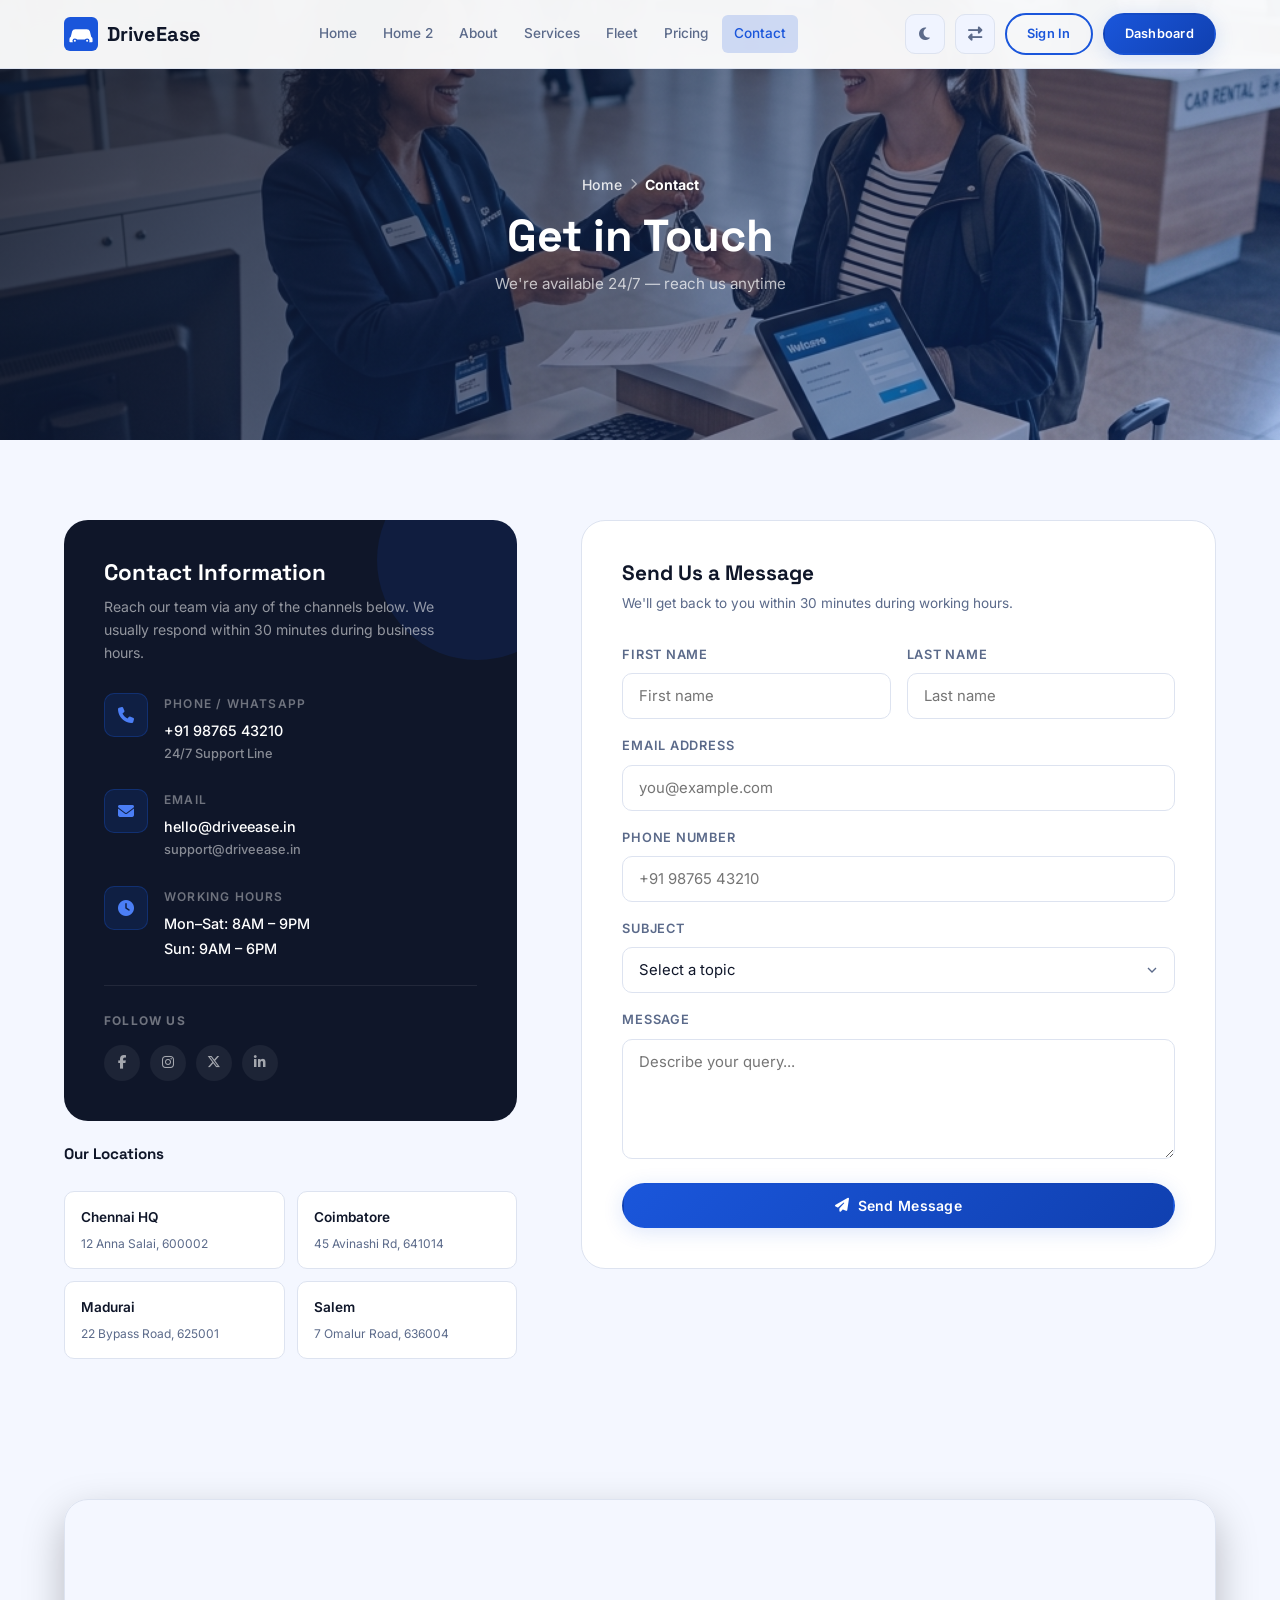
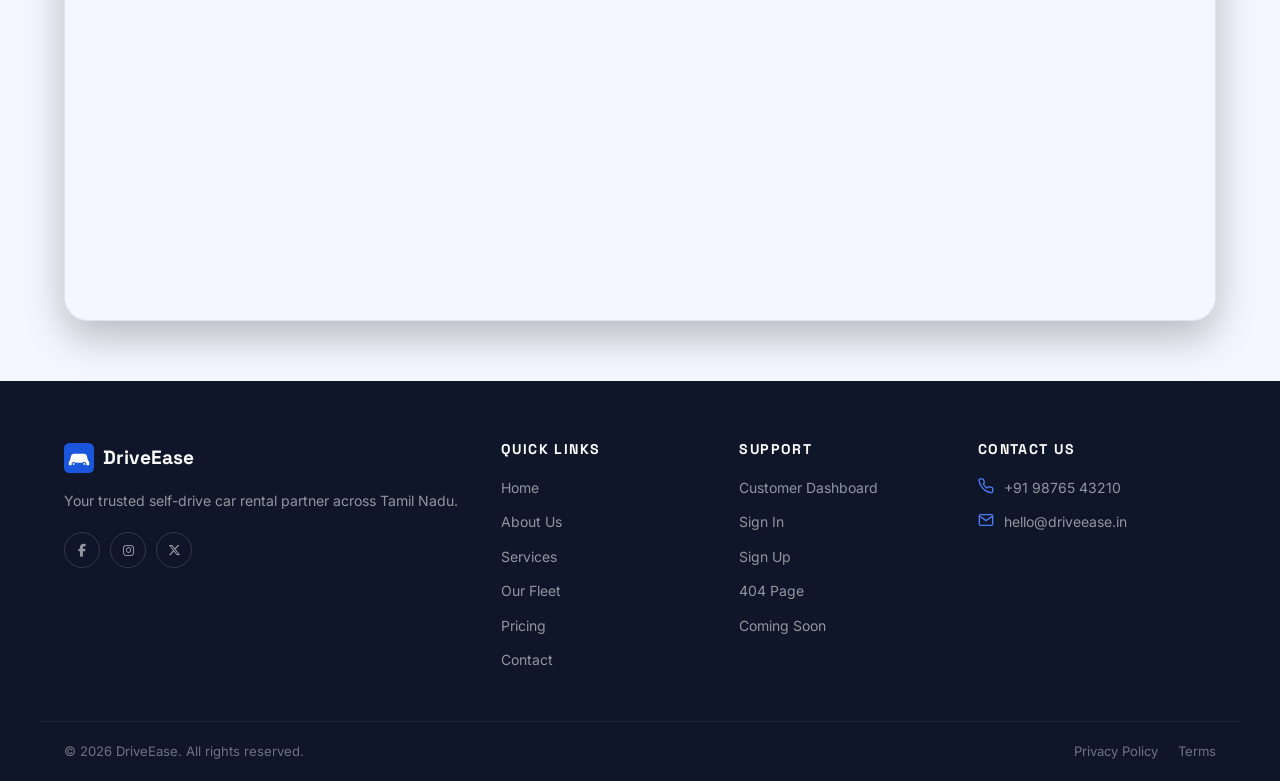
<file: contact.html>
<!DOCTYPE html>
<html lang="en" dir="ltr">
<head>
    <meta charset="UTF-8">
    <meta name="viewport" content="width=device-width, initial-scale=1.0">
    <meta name="description" content="Contact DriveEase — Reach our team for car rental queries, corporate inquiries, and support. Multiple locations across Tamil Nadu.">
    <title>Contact Us | DriveEase Car Rental</title>
    <link rel="icon" href="data:image/svg+xml,%3Csvg xmlns='http://www.w3.org/2000/svg' viewBox='0 0 100 100'%3E%3Crect width='100' height='100' rx='20' fill='%231A56DB'/%3E%3Cpath d='M20 58 L24 42 Q26 36 33 36 L67 36 Q74 36 76 42 L80 58 Q84 60 84 65 L84 72 Q84 74 82 74 L74 74 L74 70 Q74 66 70 66 L30 66 Q26 66 26 70 L26 74 L18 74 Q16 74 16 72 L16 65 Q16 60 20 58Z' fill='white'/%3E%3Ccircle cx='32' cy='70' r='7' fill='%231A56DB'/%3E%3Ccircle cx='32' cy='70' r='3' fill='white'/%3E%3Ccircle cx='68' cy='70' r='7' fill='%231A56DB'/%3E%3Ccircle cx='68' cy='70' r='3' fill='white'/%3E%3C/svg%3E">
    <link rel="stylesheet" href="https://cdnjs.cloudflare.com/ajax/libs/font-awesome/6.5.1/css/all.min.css">
    <link rel="stylesheet" href="style.css">
    <style>
        .contact-grid { display: grid; grid-template-columns: 1fr 1.4fr; gap: 64px; }
        .contact-info-card {
            background: var(--secondary);
            border-radius: var(--radius-xl);
            padding: 40px;
            position: relative;
            overflow: hidden;
        }
        .contact-info-card::before {
            content: '';
            position: absolute;
            top: -60px; right: -60px;
            width: 200px; height: 200px;
            border-radius: 50%;
            background: rgba(26,86,219,0.12);
        }
        .contact-info-item {
            display: flex;
            gap: 16px;
            align-items: flex-start;
            margin-bottom: 24px;
            position: relative;
            z-index: 1;
        }
        .contact-info-icon {
            width: 44px; height: 44px;
            border-radius: var(--radius-md);
            background: rgba(26,86,219,0.15);
            border: 1px solid rgba(26,86,219,0.3);
            display: flex; align-items: center; justify-content: center;
            color: var(--primary-light);
            flex-shrink: 0;
        }
        .contact-info-label { font-size: 0.75rem; color: rgba(255,255,255,0.4); font-weight: 600; text-transform: uppercase; letter-spacing: 0.1em; margin-bottom: 4px; }
        .contact-info-value { font-size: 0.9rem; color: #FFFFFF; font-weight: 500; }
        .location-cards { display: grid; grid-template-columns: 1fr 1fr; gap: 12px; margin-top: 28px; }
        .location-card {
            background: rgba(255,255,255,0.04);
            border: 1px solid rgba(255,255,255,0.07);
            border-radius: var(--radius-md);
            padding: 14px 16px;
            position: relative; z-index: 1;
        }
        .location-card-city { font-size: 0.85rem; font-weight: 600; color: #FFFFFF; margin-bottom: 3px; }
        .location-card-addr { font-size: 0.75rem; color: rgba(255,255,255,0.45); }
        @media (max-width: 1024px) { .contact-grid { grid-template-columns: 1fr; } }
        @media (max-width: 640px) { .location-cards { grid-template-columns: 1fr; } }
    </style>
</head>
<body>

<!-- NAVBAR -->
<nav class="navbar">
    <div class="nav-inner">
        <a href="index.html" class="nav-logo">
            <svg width="34" height="34" viewBox="0 0 100 100" xmlns="http://www.w3.org/2000/svg"><rect width="100" height="100" rx="18" fill="var(--primary)"/><path d="M20 58 L24 42 Q26 36 33 36 L67 36 Q74 36 76 42 L80 58 Q84 60 84 65 L84 72 Q84 74 82 74 L74 74 L74 70 Q74 66 70 66 L30 66 Q26 66 26 70 L26 74 L18 74 Q16 74 16 72 L16 65 Q16 60 20 58Z" fill="white"/><circle cx="32" cy="70" r="7" fill="var(--primary)"/><circle cx="32" cy="70" r="3" fill="white"/><circle cx="68" cy="70" r="7" fill="var(--primary)"/><circle cx="68" cy="70" r="3" fill="white"/></svg>
            <span>DriveEase</span>
        </a>
        <div class="nav-links">
            <a href="index.html" class="nav-link">Home</a>
            <a href="home2.html" class="nav-link">Home 2</a>
            <a href="about.html" class="nav-link">About</a>
            <a href="services.html" class="nav-link">Services</a>
            <a href="fleet.html" class="nav-link">Fleet</a>
            <a href="pricing.html" class="nav-link">Pricing</a>
            <a href="contact.html" class="nav-link active">Contact</a>
        </div>
        <div class="nav-actions">
            <button class="icon-btn dark-toggle" title="Toggle Dark Mode" aria-label="Toggle Dark Mode"><i class="fas fa-moon"></i></button>
            <button class="icon-btn rtl-toggle" title="Toggle RTL" aria-label="Toggle RTL"><i class="fas fa-exchange-alt"></i></button>
            <a href="login.html" class="btn btn-secondary btn-sm">Sign In</a>
            <a href="dashboard.html" class="btn btn-primary btn-sm">Dashboard</a>
        </div>
        <button class="hamburger" id="hamburger" aria-label="Open menu"><span></span><span></span><span></span></button>
    </div>
    <div class="mobile-nav" id="mobile-nav">
        <a href="index.html" class="mobile-nav-link">Home</a><a href="home2.html" class="mobile-nav-link">Home 2</a><a href="about.html" class="mobile-nav-link">About</a><a href="services.html" class="mobile-nav-link">Services</a><a href="fleet.html" class="mobile-nav-link">Fleet</a><a href="pricing.html" class="mobile-nav-link">Pricing</a><a href="contact.html" class="mobile-nav-link active">Contact</a>
        <div class="mobile-nav-toggles" style="display:flex; gap:10px; padding:10px 0 4px; border-top:1px solid var(--border-light); margin-top:6px;">
            <button class="icon-btn dark-toggle" style="flex:1; justify-content:center; gap:8px; width:auto; height:40px; border-radius:var(--radius-md);" title="Toggle Dark Mode" aria-label="Toggle Dark Mode">
                <i class="fas fa-moon"></i> <span style="font-size:0.85rem; font-weight:600;">Dark Mode</span>
            </button>
            <button class="icon-btn rtl-toggle" style="flex:1; justify-content:center; gap:8px; width:auto; height:40px; border-radius:var(--radius-md);" title="Toggle RTL" aria-label="Toggle RTL">
                <i class="fas fa-exchange-alt"></i> <span style="font-size:0.85rem; font-weight:600;">RTL / LTR</span>
            </button>
        </div>
        <div class="mobile-nav-actions"><a href="login.html" class="btn btn-secondary">Sign In</a><a href="dashboard.html" class="btn btn-primary">Dashboard</a></div>
    </div>
</nav>

<!-- BANNER -->
<section class="page-banner">
    <div class="page-banner-bg" style="background-image:url('assets/banner_contact_rental.png');"></div>
    <div class="page-banner-overlay"></div>
    <div class="page-banner-content">
        <div class="container">
            <nav class="breadcrumb" aria-label="Breadcrumb"><a href="index.html">Home</a><i class="fas fa-chevron-right" style="font-size:0.7rem;"></i><span>Contact</span></nav>
            <h1 style="color:#FFFFFF; font-size:clamp(1.8rem,4vw,2.8rem); margin-bottom:8px;">Get in Touch</h1>
            <p style="color:rgba(255,255,255,0.7); font-size:0.95rem;">We're available 24/7 — reach us anytime</p>
        </div>
    </div>
</section>

<!-- CONTACT MAIN -->
<section class="section">
    <div class="container">
        <div class="contact-grid">
            <!-- Info Card -->
            <div class="animate-on-scroll slide-right">
                <div class="contact-info-card">
                    <div style="position:relative; z-index:1; margin-bottom:28px;">
                        <h2 style="color:#FFFFFF; margin-bottom:8px; font-size:1.4rem;">Contact Information</h2>
                        <p style="color:rgba(255,255,255,0.55); font-size:0.88rem; line-height:1.65;">Reach our team via any of the channels below. We usually respond within 30 minutes during business hours.</p>
                    </div>

                    <div class="contact-info-item">
                        <div class="contact-info-icon"><i class="fas fa-phone"></i></div>
                        <div>
                            <div class="contact-info-label">Phone / WhatsApp</div>
                            <div class="contact-info-value">+91 98765 43210</div>
                            <div class="contact-info-value" style="color:rgba(255,255,255,0.5); font-size:0.8rem;">24/7 Support Line</div>
                        </div>
                    </div>
                    <div class="contact-info-item">
                        <div class="contact-info-icon"><i class="fas fa-envelope"></i></div>
                        <div>
                            <div class="contact-info-label">Email</div>
                            <div class="contact-info-value">hello@driveease.in</div>
                            <div class="contact-info-value" style="color:rgba(255,255,255,0.5); font-size:0.8rem;">support@driveease.in</div>
                        </div>
                    </div>
                    <div class="contact-info-item" style="margin-bottom:0;">
                        <div class="contact-info-icon"><i class="fas fa-clock"></i></div>
                        <div>
                            <div class="contact-info-label">Working Hours</div>
                            <div class="contact-info-value">Mon–Sat: 8AM – 9PM</div>
                            <div class="contact-info-value">Sun: 9AM – 6PM</div>
                        </div>
                    </div>

                    <div style="margin-top:24px; padding-top:24px; border-top:1px solid rgba(255,255,255,0.08); position:relative; z-index:1;">
                        <div style="font-size:0.75rem; font-weight:700; text-transform:uppercase; letter-spacing:0.1em; color:rgba(255,255,255,0.4); margin-bottom:14px;">Follow Us</div>
                        <div style="display:flex; gap:10px;">
                            <a href="#" style="width:36px; height:36px; border-radius:50%; display:flex; align-items:center; justify-content:center; background:rgba(255,255,255,0.06); color:rgba(255,255,255,0.6); transition:all 0.2s;" aria-label="Facebook"><i class="fab fa-facebook-f" style="font-size:0.85rem;"></i></a>
                            <a href="#" style="width:36px; height:36px; border-radius:50%; display:flex; align-items:center; justify-content:center; background:rgba(255,255,255,0.06); color:rgba(255,255,255,0.6); transition:all 0.2s;" aria-label="Instagram"><i class="fab fa-instagram" style="font-size:0.85rem;"></i></a>
                            <a href="#" style="width:36px; height:36px; border-radius:50%; display:flex; align-items:center; justify-content:center; background:rgba(255,255,255,0.06); color:rgba(255,255,255,0.6); transition:all 0.2s;" aria-label="X (Twitter)"><i class="fab fa-x-twitter" style="font-size:0.85rem;"></i></a>
                            <a href="#" style="width:36px; height:36px; border-radius:50%; display:flex; align-items:center; justify-content:center; background:rgba(255,255,255,0.06); color:rgba(255,255,255,0.6); transition:all 0.2s;" aria-label="LinkedIn"><i class="fab fa-linkedin-in" style="font-size:0.85rem;"></i></a>
                        </div>
                    </div>
                </div>

                <!-- Locations -->
                <div style="margin-top:24px;">
                    <h3 style="font-size:0.95rem; font-weight:700; color:var(--text-dark); margin-bottom:14px;">Our Locations</h3>
                    <div class="location-cards">
                        <div class="location-card" style="border:1px solid var(--border-light); background:var(--surface);">
                            <div class="location-card-city" style="color:var(--text-dark);">Chennai HQ</div>
                            <div class="location-card-addr" style="color:var(--text-muted);">12 Anna Salai, 600002</div>
                        </div>
                        <div class="location-card" style="border:1px solid var(--border-light); background:var(--surface);">
                            <div class="location-card-city" style="color:var(--text-dark);">Coimbatore</div>
                            <div class="location-card-addr" style="color:var(--text-muted);">45 Avinashi Rd, 641014</div>
                        </div>
                        <div class="location-card" style="border:1px solid var(--border-light); background:var(--surface);">
                            <div class="location-card-city" style="color:var(--text-dark);">Madurai</div>
                            <div class="location-card-addr" style="color:var(--text-muted);">22 Bypass Road, 625001</div>
                        </div>
                        <div class="location-card" style="border:1px solid var(--border-light); background:var(--surface);">
                            <div class="location-card-city" style="color:var(--text-dark);">Salem</div>
                            <div class="location-card-addr" style="color:var(--text-muted);">7 Omalur Road, 636004</div>
                        </div>
                    </div>
                </div>
            </div>

            <!-- Contact Form -->
            <div class="animate-on-scroll slide-left">
                <div style="background:var(--surface); border:1px solid var(--border-light); border-radius:var(--radius-xl); padding:40px;">
                    <h2 style="font-size:1.3rem; margin-bottom:6px;">Send Us a Message</h2>
                    <p style="font-size:0.85rem; color:var(--text-muted); margin-bottom:28px;">We'll get back to you within 30 minutes during working hours.</p>

                    <form id="contact-form" onsubmit="handleContactSubmit(event)">
                        <div style="display:grid; grid-template-columns:1fr 1fr; gap:16px; margin-bottom:16px;">
                            <div class="form-group">
                                <label class="form-label" for="contact-firstname">First Name</label>
                                <input type="text" id="contact-firstname" class="form-input" placeholder="First name" required>
                            </div>
                            <div class="form-group">
                                <label class="form-label" for="contact-lastname">Last Name</label>
                                <input type="text" id="contact-lastname" class="form-input" placeholder="Last name" required>
                            </div>
                        </div>
                        <div class="form-group" style="margin-bottom:16px;">
                            <label class="form-label" for="contact-email">Email Address</label>
                            <input type="email" id="contact-email" class="form-input" placeholder="you@example.com" required>
                        </div>
                        <div class="form-group" style="margin-bottom:16px;">
                            <label class="form-label" for="contact-phone">Phone Number</label>
                            <input type="tel" id="contact-phone" class="form-input" placeholder="+91 98765 43210">
                        </div>
                        <div class="form-group" style="margin-bottom:16px;">
                            <label class="form-label" for="contact-subject">Subject</label>
                            <select class="form-select" id="contact-subject" required>
                                <option value="">Select a topic</option>
                                <option>General Inquiry</option>
                                <option>Booking Assistance</option>
                                <option>Corporate Account</option>
                                <option>Airport Transfer</option>
                                <option>Complaint / Feedback</option>
                                <option>Other</option>
                            </select>
                        </div>
                        <div class="form-group" style="margin-bottom:24px;">
                            <label class="form-label" for="contact-message">Message</label>
                            <textarea id="contact-message" class="form-input" placeholder="Describe your query..." rows="5" required style="resize:vertical;"></textarea>
                        </div>
                        <button type="submit" class="btn btn-primary btn-full" id="contact-submit">
                            <i class="fas fa-paper-plane"></i> Send Message
                        </button>
                    </form>
                </div>
            </div>
        </div>
    </div>
</section>

<!-- LIVE MAP -->
<section style="padding: 60px 0;">
    <div class="container">
        <div style="border-radius: 24px; overflow: hidden; box-shadow: 0 16px 40px rgba(0,0,0,0.25); border: 1px solid var(--border-light);">
            <iframe 
                src="https://www.google.com/maps/embed?pb=!1m18!1m12!1m3!1d3886.685324029465!2d80.2642533!3d13.067439!2m3!1f0!2f0!3f0!3m2!1i1024!2i768!4f13.1!3m3!1m2!1s0x3a52662fa92c2f7b%3A0xc3191c49b0682855!2sAnna%20Salai%2C%20Chennai%2C%20Tamil%20Nadu!5e0!3m2!1sen!2sin!4v1700000000000!5m2!1sen!2sin" 
                width="100%" 
                height="420" 
                style="border:0; display:block;" 
                allowfullscreen="" 
                loading="lazy" 
                referrerpolicy="no-referrer-when-downgrade"
                title="DriveEase Headquarters Live Map Location">
            </iframe>
        </div>
    </div>
</section>

<!-- FOOTER -->
<footer class="footer">
    <div class="footer-grid">
        <div class="footer-brand"><a href="index.html" class="footer-logo"><svg width="30" height="30" viewBox="0 0 100 100" xmlns="http://www.w3.org/2000/svg"><rect width="100" height="100" rx="18" fill="var(--primary)"/><path d="M20 58 L24 42 Q26 36 33 36 L67 36 Q74 36 76 42 L80 58 Q84 60 84 65 L84 72 Q84 74 82 74 L74 74 L74 70 Q74 66 70 66 L30 66 Q26 66 26 70 L26 74 L18 74 Q16 74 16 72 L16 65 Q16 60 20 58Z" fill="white"/><circle cx="32" cy="70" r="7" fill="var(--primary)"/><circle cx="32" cy="70" r="3" fill="white"/><circle cx="68" cy="70" r="7" fill="var(--primary)"/><circle cx="68" cy="70" r="3" fill="white"/></svg>DriveEase</a><p>Your trusted self-drive car rental partner across Tamil Nadu.</p><div class="footer-socials"><a href="#" class="footer-social-link" aria-label="Facebook"><i class="fab fa-facebook-f"></i></a><a href="#" class="footer-social-link" aria-label="Instagram"><i class="fab fa-instagram"></i></a><a href="#" class="footer-social-link" aria-label="X (Twitter)"><i class="fab fa-x-twitter"></i></a></div></div>
        <div class="footer-col"><h4>Quick Links</h4><div class="footer-links"><a href="index.html" class="footer-link">Home</a><a href="about.html" class="footer-link">About Us</a><a href="services.html" class="footer-link">Services</a><a href="fleet.html" class="footer-link">Our Fleet</a><a href="pricing.html" class="footer-link">Pricing</a><a href="contact.html" class="footer-link">Contact</a></div></div>
        <div class="footer-col"><h4>Support</h4><div class="footer-links"><a href="dashboard.html" class="footer-link">Customer Dashboard</a><a href="login.html" class="footer-link">Sign In</a><a href="signup.html" class="footer-link">Sign Up</a><a href="404.html" class="footer-link">404 Page</a><a href="coming-soon.html" class="footer-link">Coming Soon</a></div></div>
        <div class="footer-col"><h4>Contact Us</h4><div class="footer-contact-item"><svg xmlns="http://www.w3.org/2000/svg" width="16" height="16" viewBox="0 0 24 24" fill="none" stroke="currentColor" stroke-width="2"><path d="M22 16.92v3a2 2 0 0 1-2.18 2 19.79 19.79 0 0 1-8.63-3.07A19.5 19.5 0 0 1 4.69 12 19.79 19.79 0 0 1 1.61 3.5 2 2 0 0 1 3.6 1.32h3a2 2 0 0 1 2 1.72 12.84 12.84 0 0 0 .7 2.81 2 2 0 0 1-.45 2.11L7.91 9a16 16 0 0 0 6 6l1.27-1.27a2 2 0 0 1 2.11-.45 12.84 12.84 0 0 0 2.81.7A2 2 0 0 1 22 16.92z"/></svg>+91 98765 43210</div><div class="footer-contact-item"><svg xmlns="http://www.w3.org/2000/svg" width="16" height="16" viewBox="0 0 24 24" fill="none" stroke="currentColor" stroke-width="2"><path d="M4 4h16c1.1 0 2 .9 2 2v12c0 1.1-.9 2-2 2H4c-1.1 0-2-.9-2-2V6c0-1.1.9-2 2-2z"/><polyline points="22,6 12,13 2,6"/></svg>hello@driveease.in</div></div>
    </div>
    <div class="footer-bottom" style="max-width:1200px; margin:0 auto;"><p>© 2026 DriveEase. All rights reserved.</p><div class="footer-bottom-links"><a href="#">Privacy Policy</a><a href="#">Terms</a></div></div>
</footer>

<script src="script.js"></script>
<script>
function handleContactSubmit(e) {
    e.preventDefault();
    document.getElementById('contact-form').classList.add('hidden');
    document.getElementById('contact-success').classList.remove('hidden');
}
</script>
</body>
</html>
</file>
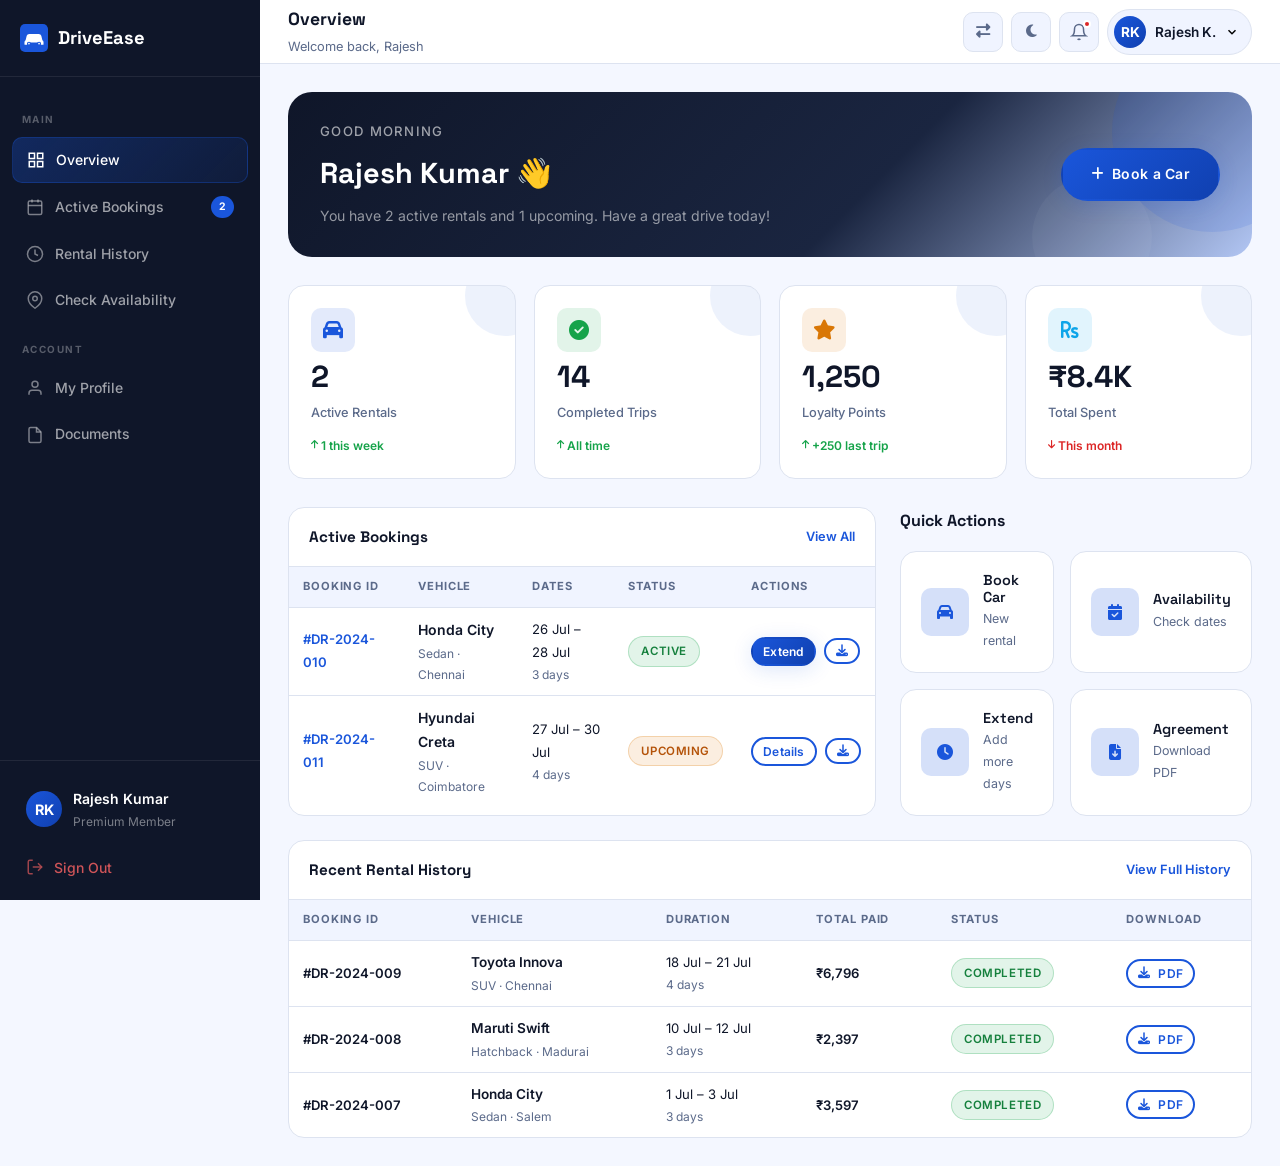
<file: dashboard.html>
<!DOCTYPE html>
<html lang="en" dir="ltr">
<head>
    <meta charset="UTF-8">
    <meta name="viewport" content="width=device-width, initial-scale=1.0">
    <meta name="description" content="DriveEase Customer Dashboard — Manage active bookings, view rental history, extend rentals, and download agreements.">
    <title>Dashboard | DriveEase Car Rental</title>
    <link rel="icon" href="data:image/svg+xml,%3Csvg xmlns='http://www.w3.org/2000/svg' viewBox='0 0 100 100'%3E%3Crect width='100' height='100' rx='20' fill='%231A56DB'/%3E%3Cpath d='M20 58 L24 42 Q26 36 33 36 L67 36 Q74 36 76 42 L80 58 Q84 60 84 65 L84 72 Q84 74 82 74 L74 74 L74 70 Q74 66 70 66 L30 66 Q26 66 26 70 L26 74 L18 74 Q16 74 16 72 L16 65 Q16 60 20 58Z' fill='white'/%3E%3Ccircle cx='32' cy='70' r='7' fill='%231A56DB'/%3E%3Ccircle cx='32' cy='70' r='3' fill='white'/%3E%3Ccircle cx='68' cy='70' r='7' fill='%231A56DB'/%3E%3Ccircle cx='68' cy='70' r='3' fill='white'/%3E%3C/svg%3E">
    <link rel="stylesheet" href="https://cdnjs.cloudflare.com/ajax/libs/font-awesome/6.5.1/css/all.min.css">
    <link rel="stylesheet" href="style.css">
    <link rel="stylesheet" href="dashboard.css">
</head>
<body>

<!-- SIDEBAR -->
<aside class="sidebar" id="sidebar">
    <a href="index.html" class="sidebar-logo">
        <svg width="28" height="28" viewBox="0 0 100 100" xmlns="http://www.w3.org/2000/svg">
            <rect width="100" height="100" rx="18" fill="var(--primary)"/>
            <path d="M20 58 L24 42 Q26 36 33 36 L67 36 Q74 36 76 42 L80 58 Q84 60 84 65 L84 72 Q84 74 82 74 L74 74 L74 70 Q74 66 70 66 L30 66 Q26 66 26 70 L26 74 L18 74 Q16 74 16 72 L16 65 Q16 60 20 58Z" fill="white"/>
            <circle cx="32" cy="70" r="7" fill="var(--primary)"/><circle cx="32" cy="70" r="3" fill="white"/>
            <circle cx="68" cy="70" r="7" fill="var(--primary)"/><circle cx="68" cy="70" r="3" fill="white"/>
        </svg>
        DriveEase
    </a>

    <nav class="sidebar-nav">
        <div class="sidebar-section">Main</div>
        <a href="dashboard.html" class="sidebar-link active" id="nav-overview">
            <svg xmlns="http://www.w3.org/2000/svg" viewBox="0 0 24 24" fill="none" stroke="currentColor" stroke-width="2"><rect x="3" y="3" width="7" height="7"/><rect x="14" y="3" width="7" height="7"/><rect x="14" y="14" width="7" height="7"/><rect x="3" y="14" width="7" height="7"/></svg>
            Overview
        </a>
        <a href="#" class="sidebar-link" onclick="showSection('bookings',this)">
            <svg xmlns="http://www.w3.org/2000/svg" viewBox="0 0 24 24" fill="none" stroke="currentColor" stroke-width="2"><rect x="3" y="4" width="18" height="18" rx="2" ry="2"/><line x1="16" y1="2" x2="16" y2="6"/><line x1="8" y1="2" x2="8" y2="6"/><line x1="3" y1="10" x2="21" y2="10"/></svg>
            Active Bookings
            <span class="sidebar-badge">2</span>
        </a>
        <a href="#" class="sidebar-link" onclick="showSection('history',this)">
            <svg xmlns="http://www.w3.org/2000/svg" viewBox="0 0 24 24" fill="none" stroke="currentColor" stroke-width="2"><circle cx="12" cy="12" r="10"/><polyline points="12 6 12 12 16 14"/></svg>
            Rental History
        </a>
        <a href="#" class="sidebar-link" onclick="showSection('availability',this)">
            <svg xmlns="http://www.w3.org/2000/svg" viewBox="0 0 24 24" fill="none" stroke="currentColor" stroke-width="2"><path d="M21 10c0 7-9 13-9 13s-9-6-9-13a9 9 0 0 1 18 0z"/><circle cx="12" cy="10" r="3"/></svg>
            Check Availability
        </a>

        <div class="sidebar-section">Account</div>
        <a href="#" class="sidebar-link" onclick="showSection('profile',this)">
            <svg xmlns="http://www.w3.org/2000/svg" viewBox="0 0 24 24" fill="none" stroke="currentColor" stroke-width="2"><path d="M20 21v-2a4 4 0 0 0-4-4H8a4 4 0 0 0-4 4v2"/><circle cx="12" cy="7" r="4"/></svg>
            My Profile
        </a>
        <a href="#" class="sidebar-link" onclick="showSection('documents',this)">
            <svg xmlns="http://www.w3.org/2000/svg" viewBox="0 0 24 24" fill="none" stroke="currentColor" stroke-width="2"><path d="M14 2H6a2 2 0 0 0-2 2v16a2 2 0 0 0 2 2h12a2 2 0 0 0 2-2V8z"/><polyline points="14 2 14 8 20 8"/></svg>
            Documents
        </a>
    </nav>

    <div class="sidebar-footer">
        <div class="sidebar-user">
            <div class="sidebar-avatar">RK</div>
            <div class="sidebar-user-info">
                <div class="sidebar-user-name">Rajesh Kumar</div>
                <div class="sidebar-user-role">Premium Member</div>
            </div>
        </div>
        <button class="sidebar-logout" onclick="confirmSignOut()">
            <svg xmlns="http://www.w3.org/2000/svg" viewBox="0 0 24 24" fill="none" stroke="currentColor" stroke-width="2"><path d="M9 21H5a2 2 0 0 1-2-2V5a2 2 0 0 1 2-2h4"/><polyline points="16 17 21 12 16 7"/><line x1="21" y1="12" x2="9" y2="12"/></svg>
            Sign Out
        </button>
    </div>
</aside>

<!-- Sidebar overlay for mobile -->
<div class="sidebar-overlay" id="sidebar-overlay"></div>

<!-- MAIN CONTENT -->
<div class="main-content">
    <!-- Dashboard Header -->
    <header class="dashboard-header">
        <div class="dash-header-left">
            <button class="sidebar-toggle" id="sidebar-toggle" aria-label="Toggle sidebar">
                <svg xmlns="http://www.w3.org/2000/svg" width="18" height="18" viewBox="0 0 24 24" fill="none" stroke="currentColor" stroke-width="2.5"><line x1="3" y1="6" x2="21" y2="6"/><line x1="3" y1="12" x2="21" y2="12"/><line x1="3" y1="18" x2="21" y2="18"/></svg>
            </button>
            <div>
                <div class="dash-page-title" id="page-title">Overview</div>
                <div class="dash-page-subtitle" id="page-subtitle">Welcome back, Rajesh</div>
            </div>
        </div>
        <div class="dash-header-right">
            <button class="icon-btn rtl-toggle" title="Toggle RTL / LTR" aria-label="Toggle RTL / LTR">
                <i class="fas fa-exchange-alt"></i>
            </button>
            <button id="dash-theme-toggle" class="icon-btn dark-toggle" title="Toggle Dark Mode" aria-label="Toggle Dark Mode">
                <i class="fas fa-moon"></i>
            </button>
            <div class="notif-wrapper">
                <button class="notif-btn" id="notif-btn" aria-label="Notifications">
                    <svg xmlns="http://www.w3.org/2000/svg" width="18" height="18" viewBox="0 0 24 24" fill="none" stroke="currentColor" stroke-width="2"><path d="M18 8A6 6 0 0 0 6 8c0 7-3 9-3 9h18s-3-2-3-9"/><path d="M13.73 21a2 2 0 0 1-3.46 0"/></svg>
                    <div class="notif-dot"></div>
                </button>
                <div class="notif-panel hidden" id="notif-panel">
                    <div class="notif-header">
                        <h4>Notifications</h4>
                        <button class="notif-mark-all" id="notif-mark-all">Mark all read</button>
                    </div>
                    <div class="notif-item unread">
                        <div class="notif-icon" style="background:rgba(26,86,219,0.1); color:var(--primary);">🚗</div>
                        <div class="notif-text"><p>Your Honda City rental starts tomorrow. Pickup at Chennai Central.</p><span>2 hours ago</span></div>
                    </div>
                    <div class="notif-item unread">
                        <div class="notif-icon" style="background:rgba(22,163,74,0.1); color:#16A34A;">✅</div>
                        <div class="notif-text"><p>Rental agreement for Booking #DR-2024-009 is ready to download.</p><span>5 hours ago</span></div>
                    </div>
                    <div class="notif-item">
                        <div class="notif-icon" style="background:var(--primary-glow); color:var(--primary);">🎁</div>
                        <div class="notif-text"><p>Congrats! You've earned 250 loyalty points from your last rental.</p><span>1 day ago</span></div>
                    </div>
                </div>
            </div>
            <div class="profile-wrapper">
                <button class="profile-btn" id="profile-btn" aria-label="Profile menu">
                    <div class="profile-avatar">RK</div>
                    <span class="profile-btn-name">Rajesh K.</span>
                    <svg xmlns="http://www.w3.org/2000/svg" width="14" height="14" viewBox="0 0 24 24" fill="none" stroke="currentColor" stroke-width="2.5"><polyline points="6 9 12 15 18 9"/></svg>
                </button>
                <div class="profile-menu hidden" id="profile-menu">
                    <a href="#" class="profile-menu-item" onclick="showSection('profile',null)">
                        <svg xmlns="http://www.w3.org/2000/svg" width="15" height="15" viewBox="0 0 24 24" fill="none" stroke="currentColor" stroke-width="2"><path d="M20 21v-2a4 4 0 0 0-4-4H8a4 4 0 0 0-4 4v2"/><circle cx="12" cy="7" r="4"/></svg>
                        My Profile
                    </a>
                    <a href="#" class="profile-menu-item">
                        <svg xmlns="http://www.w3.org/2000/svg" width="15" height="15" viewBox="0 0 24 24" fill="none" stroke="currentColor" stroke-width="2"><circle cx="12" cy="12" r="3"/><path d="M19.07 4.93l-1.41 1.41M4.93 4.93l1.41 1.41"/></svg>
                        Settings
                    </a>
                    <div class="profile-menu-divider"></div>
                    <button class="profile-menu-item danger" onclick="confirmSignOut()">
                        <svg xmlns="http://www.w3.org/2000/svg" width="15" height="15" viewBox="0 0 24 24" fill="none" stroke="currentColor" stroke-width="2"><path d="M9 21H5a2 2 0 0 1-2-2V5a2 2 0 0 1 2-2h4"/><polyline points="16 17 21 12 16 7"/><line x1="21" y1="12" x2="9" y2="12"/></svg>
                        Sign Out
                    </button>
                </div>
            </div>
        </div>
    </header>

    <!-- Dashboard Body -->
    <main class="dashboard-body">

        <!-- ============================================================
             OVERVIEW SECTION
             ============================================================ -->
        <div id="section-overview">
            <!-- Welcome Banner -->
            <div class="welcome-banner">
                <div class="welcome-text">
                    <div class="welcome-greeting">Good Morning</div>
                    <div class="welcome-name">Rajesh Kumar 👋</div>
                    <div class="welcome-sub">You have 2 active rentals and 1 upcoming. Have a great drive today!</div>
                </div>
                <div class="welcome-actions">
                    <a href="fleet.html" class="btn btn-primary">
                        <i class="fas fa-plus"></i> Book a Car
                    </a>
                </div>
            </div>

            <!-- Metric Cards -->
            <div class="metrics-grid">
                <div class="metric-card metric-primary">
                    <div class="metric-icon metric-icon-primary"><i class="fas fa-car fa-lg"></i></div>
                    <div class="metric-value">2</div>
                    <div class="metric-label">Active Rentals</div>
                    <div class="metric-change up"><i class="fas fa-arrow-up" style="font-size:0.6rem;"></i> 1 this week</div>
                </div>
                <div class="metric-card metric-success">
                    <div class="metric-icon metric-icon-success"><i class="fas fa-check-circle fa-lg"></i></div>
                    <div class="metric-value">14</div>
                    <div class="metric-label">Completed Trips</div>
                    <div class="metric-change up"><i class="fas fa-arrow-up" style="font-size:0.6rem;"></i> All time</div>
                </div>
                <div class="metric-card metric-warning">
                    <div class="metric-icon metric-icon-warning"><i class="fas fa-star fa-lg"></i></div>
                    <div class="metric-value">1,250</div>
                    <div class="metric-label">Loyalty Points</div>
                    <div class="metric-change up"><i class="fas fa-arrow-up" style="font-size:0.6rem;"></i> +250 last trip</div>
                </div>
                <div class="metric-card metric-info">
                    <div class="metric-icon metric-icon-info"><i class="fas fa-rupee-sign fa-lg"></i></div>
                    <div class="metric-value">₹8.4K</div>
                    <div class="metric-label">Total Spent</div>
                    <div class="metric-change down"><i class="fas fa-arrow-down" style="font-size:0.6rem;"></i> This month</div>
                </div>
            </div>

            <!-- Active Bookings Table + Quick Actions -->
            <div class="dash-split-grid">
                <!-- Active Bookings -->
                <div class="dash-table-wrapper">
                    <div class="dash-table-header">
                        <div class="dash-table-title">Active Bookings</div>
                        <a href="#" onclick="showSection('bookings',null)" style="font-size:0.8rem; color:var(--primary); font-weight:600;">View All</a>
                    </div>
                    <table class="dash-table">
                        <thead>
                            <tr>
                                <th>Booking ID</th>
                                <th>Vehicle</th>
                                <th>Dates</th>
                                <th>Status</th>
                                <th>Actions</th>
                            </tr>
                        </thead>
                        <tbody>
                            <tr>
                                <td style="font-weight:600; color:var(--primary);">#DR-2024-010</td>
                                <td>
                                    <div style="font-weight:600; font-size:0.875rem;">Honda City</div>
                                    <div style="font-size:0.75rem; color:var(--text-muted);">Sedan · Chennai</div>
                                </td>
                                <td>
                                    <div style="font-size:0.82rem;">26 Jul – 28 Jul</div>
                                    <div style="font-size:0.75rem; color:var(--text-muted);">3 days</div>
                                </td>
                                <td><span class="badge badge-active">Active</span></td>
                                <td>
                                    <div style="display:flex; gap:8px; align-items:center;">
                                        <button onclick="openExtendModal()" class="btn btn-sm btn-primary" style="font-size:0.75rem; padding:5px 10px;">Extend</button>
                                        <button onclick="downloadAgreement()" class="btn btn-sm btn-secondary" style="font-size:0.75rem; padding:5px 10px;" title="Download Agreement">
                                            <i class="fas fa-download"></i>
                                        </button>
                                    </div>
                                </td>
                            </tr>
                            <tr>
                                <td style="font-weight:600; color:var(--primary);">#DR-2024-011</td>
                                <td>
                                    <div style="font-weight:600; font-size:0.875rem;">Hyundai Creta</div>
                                    <div style="font-size:0.75rem; color:var(--text-muted);">SUV · Coimbatore</div>
                                </td>
                                <td>
                                    <div style="font-size:0.82rem;">27 Jul – 30 Jul</div>
                                    <div style="font-size:0.75rem; color:var(--text-muted);">4 days</div>
                                </td>
                                <td><span class="badge badge-pending">Upcoming</span></td>
                                <td>
                                    <div style="display:flex; gap:8px; align-items:center;">
                                        <button class="btn btn-sm btn-secondary" style="font-size:0.75rem; padding:5px 10px;">Details</button>
                                        <button onclick="downloadAgreement()" class="btn btn-sm btn-secondary" style="font-size:0.75rem; padding:5px 10px;" title="Download Agreement">
                                            <i class="fas fa-download"></i>
                                        </button>
                                    </div>
                                </td>
                            </tr>
                        </tbody>
                    </table>
                </div>

                <!-- Quick Actions -->
                <div>
                    <div style="font-family:var(--font-heading); font-size:1rem; font-weight:700; color:var(--text-dark); margin-bottom:16px;">Quick Actions</div>
                    <div class="quick-actions-grid" style="grid-template-columns:1fr 1fr;">
                        <a href="fleet.html" class="quick-action-card">
                            <div class="quick-action-icon"><i class="fas fa-car"></i></div>
                            <div class="quick-action-text"><h4>Book Car</h4><p>New rental</p></div>
                        </a>
                        <a href="#" class="quick-action-card" onclick="showSection('availability',null)">
                            <div class="quick-action-icon"><i class="fas fa-calendar-check"></i></div>
                            <div class="quick-action-text"><h4>Availability</h4><p>Check dates</p></div>
                        </a>
                        <a href="#" class="quick-action-card" onclick="openExtendModal()">
                            <div class="quick-action-icon"><i class="fas fa-clock"></i></div>
                            <div class="quick-action-text"><h4>Extend</h4><p>Add more days</p></div>
                        </a>
                        <a href="#" class="quick-action-card" onclick="downloadAgreement()">
                            <div class="quick-action-icon"><i class="fas fa-file-download"></i></div>
                            <div class="quick-action-text"><h4>Agreement</h4><p>Download PDF</p></div>
                        </a>
                    </div>
                </div>
            </div>

            <!-- Recent History -->
            <div class="dash-table-wrapper">
                <div class="dash-table-header">
                    <div class="dash-table-title">Recent Rental History</div>
                    <a href="#" onclick="showSection('history',null)" style="font-size:0.8rem; color:var(--primary); font-weight:600;">View Full History</a>
                </div>
                <table class="dash-table">
                    <thead>
                        <tr>
                            <th>Booking ID</th>
                            <th>Vehicle</th>
                            <th>Duration</th>
                            <th>Total Paid</th>
                            <th>Status</th>
                            <th>Download</th>
                        </tr>
                    </thead>
                    <tbody>
                        <tr>
                            <td style="font-weight:600;">#DR-2024-009</td>
                            <td><div style="font-weight:600; font-size:0.85rem;">Toyota Innova</div><div style="font-size:0.75rem; color:var(--text-muted);">SUV · Chennai</div></td>
                            <td><div style="font-size:0.82rem;">18 Jul – 21 Jul</div><div style="font-size:0.75rem; color:var(--text-muted);">4 days</div></td>
                            <td style="font-weight:600;">₹6,796</td>
                            <td><span class="badge badge-active">Completed</span></td>
                            <td><button onclick="downloadAgreement()" class="btn btn-sm btn-secondary" style="font-size:0.75rem; padding:5px 10px;"><i class="fas fa-download"></i> PDF</button></td>
                        </tr>
                        <tr>
                            <td style="font-weight:600;">#DR-2024-008</td>
                            <td><div style="font-weight:600; font-size:0.85rem;">Maruti Swift</div><div style="font-size:0.75rem; color:var(--text-muted);">Hatchback · Madurai</div></td>
                            <td><div style="font-size:0.82rem;">10 Jul – 12 Jul</div><div style="font-size:0.75rem; color:var(--text-muted);">3 days</div></td>
                            <td style="font-weight:600;">₹2,397</td>
                            <td><span class="badge badge-active">Completed</span></td>
                            <td><button onclick="downloadAgreement()" class="btn btn-sm btn-secondary" style="font-size:0.75rem; padding:5px 10px;"><i class="fas fa-download"></i> PDF</button></td>
                        </tr>
                        <tr>
                            <td style="font-weight:600;">#DR-2024-007</td>
                            <td><div style="font-weight:600; font-size:0.85rem;">Honda City</div><div style="font-size:0.75rem; color:var(--text-muted);">Sedan · Salem</div></td>
                            <td><div style="font-size:0.82rem;">1 Jul – 3 Jul</div><div style="font-size:0.75rem; color:var(--text-muted);">3 days</div></td>
                            <td style="font-weight:600;">₹3,597</td>
                            <td><span class="badge badge-active">Completed</span></td>
                            <td><button onclick="downloadAgreement()" class="btn btn-sm btn-secondary" style="font-size:0.75rem; padding:5px 10px;"><i class="fas fa-download"></i> PDF</button></td>
                        </tr>
                    </tbody>
                </table>
            </div>
        </div>

        <!-- ============================================================
             BOOKINGS SECTION
             ============================================================ -->
        <div id="section-bookings" class="hidden">
            <div class="dash-table-wrapper">
                <div class="dash-table-header">
                    <div class="dash-table-title">All Active Bookings</div>
                    <a href="fleet.html" class="btn btn-primary btn-sm"><i class="fas fa-plus"></i> New Booking</a>
                </div>
                <table class="dash-table">
                    <thead>
                        <tr><th>Booking ID</th><th>Vehicle</th><th>Pickup</th><th class="hide-mobile">Return</th><th class="hide-mobile">Days</th><th>Amount</th><th>Status</th><th class="hide-mobile">Actions</th></tr>
                    </thead>
                    <tbody>
                        <tr>
                            <td style="font-weight:600; color:var(--primary);">#DR-2024-010</td>
                            <td><div style="font-weight:600;">Honda City</div><div style="font-size:0.72rem; color:var(--text-muted);">Sedan</div></td>
                            <td>26 Jul<br><span style="font-size:0.68rem; color:var(--text-muted);">28 Jul</span></td>
                            <td class="hide-mobile">28 Jul 2025</td>
                            <td class="hide-mobile">3</td>
                            <td style="font-weight:600;">₹3,597</td>
                            <td><span class="badge badge-active">Active</span></td>
                            <td class="hide-mobile">
                                <div style="display:flex; gap:6px;">
                                    <button onclick="openExtendModal()" class="btn btn-sm btn-primary" style="font-size:0.72rem; padding:4px 8px;">Extend</button>
                                    <button onclick="downloadAgreement()" class="btn btn-sm btn-secondary" style="font-size:0.72rem; padding:4px 8px;"><i class="fas fa-download"></i></button>
                                </div>
                            </td>
                        </tr>
                        <tr>
                            <td style="font-weight:600; color:var(--primary);">#DR-2024-011</td>
                            <td><div style="font-weight:600;">Hyundai Creta</div><div style="font-size:0.72rem; color:var(--text-muted);">SUV</div></td>
                            <td>27 Jul<br><span style="font-size:0.68rem; color:var(--text-muted);">30 Jul</span></td>
                            <td class="hide-mobile">30 Jul 2025</td>
                            <td class="hide-mobile">4</td>
                            <td style="font-weight:600;">₹7,596</td>
                            <td><span class="badge badge-pending">Upcoming</span></td>
                            <td class="hide-mobile">
                                <div style="display:flex; gap:6px;">
                                    <button class="btn btn-sm btn-secondary" style="font-size:0.72rem; padding:4px 8px;">Details</button>
                                    <button onclick="downloadAgreement()" class="btn btn-sm btn-secondary" style="font-size:0.72rem; padding:4px 8px;" title="Download Agreement"><i class="fas fa-download"></i></button>
                                </div>
                            </td>
                        </tr>
                    </tbody>
                </table>
            </div>
        </div>

        <!-- ============================================================
             HISTORY SECTION
             ============================================================ -->
        <div id="section-history" class="hidden">
            <div class="dash-table-wrapper">
                <div class="dash-table-header">
                    <div class="dash-table-title">Full Rental History</div>
                    <div style="font-size:0.82rem; color:var(--text-muted);">14 completed rentals</div>
                </div>
                <table class="dash-table">
                    <thead>
                        <tr><th>Booking ID</th><th>Vehicle</th><th>Dates</th><th class="hide-mobile">Location</th><th>Amount</th><th>Status</th><th class="hide-mobile">Agreement</th></tr>
                    </thead>
                    <tbody>
                        <tr><td style="font-weight:600;">#DR-2024-009</td><td><div style="font-weight:600;">Toyota Innova</div><div style="font-size:0.72rem; color:var(--text-muted);">SUV</div></td><td style="font-size:0.75rem;">18–21 Jul</td><td class="hide-mobile" style="font-size:0.82rem;">Chennai</td><td style="font-weight:600;">₹6,796</td><td><span class="badge badge-active">Completed</span></td><td class="hide-mobile"><button onclick="downloadAgreement()" class="btn btn-sm" style="font-size:0.72rem; padding:4px 8px; background:var(--primary-glow); color:var(--primary); border:1px solid rgba(26,86,219,0.2);"><i class="fas fa-download"></i> PDF</button></td></tr>
                        <tr><td style="font-weight:600;">#DR-2024-008</td><td><div style="font-weight:600;">Maruti Swift</div><div style="font-size:0.72rem; color:var(--text-muted);">Hatchback</div></td><td style="font-size:0.75rem;">10–12 Jul</td><td class="hide-mobile" style="font-size:0.82rem;">Madurai</td><td style="font-weight:600;">₹2,397</td><td><span class="badge badge-active">Completed</span></td><td class="hide-mobile"><button onclick="downloadAgreement()" class="btn btn-sm" style="font-size:0.72rem; padding:4px 8px; background:var(--primary-glow); color:var(--primary); border:1px solid rgba(26,86,219,0.2);"><i class="fas fa-download"></i> PDF</button></td></tr>
                        <tr><td style="font-weight:600;">#DR-2024-007</td><td><div style="font-weight:600;">Honda City</div><div style="font-size:0.72rem; color:var(--text-muted);">Sedan</div></td><td style="font-size:0.75rem;">1–3 Jul</td><td class="hide-mobile" style="font-size:0.82rem;">Salem</td><td style="font-weight:600;">₹3,597</td><td><span class="badge badge-active">Completed</span></td><td class="hide-mobile"><button onclick="downloadAgreement()" class="btn btn-sm" style="font-size:0.72rem; padding:4px 8px; background:var(--primary-glow); color:var(--primary); border:1px solid rgba(26,86,219,0.2);"><i class="fas fa-download"></i> PDF</button></td></tr>
                        <tr><td style="font-weight:600;">#DR-2024-006</td><td><div style="font-weight:600;">BMW 5 Series</div><div style="font-size:0.72rem; color:var(--text-muted);">Luxury</div></td><td style="font-size:0.75rem;">15–16 Jun</td><td class="hide-mobile" style="font-size:0.82rem;">Chennai</td><td style="font-weight:600;">₹3,499</td><td><span class="badge badge-active">Completed</span></td><td class="hide-mobile"><button onclick="downloadAgreement()" class="btn btn-sm" style="font-size:0.72rem; padding:4px 8px; background:var(--primary-glow); color:var(--primary); border:1px solid rgba(26,86,219,0.2);"><i class="fas fa-download"></i> PDF</button></td></tr>
                    </tbody>
                </table>
            </div>
        </div>

        <!-- ============================================================
             AVAILABILITY SECTION
             ============================================================ -->
        <div id="section-availability" class="hidden">
            <div class="dash-table-wrapper" style="padding:28px;">
                <h3 style="margin-bottom:6px;">Check Vehicle Availability</h3>
                <p style="font-size:0.85rem; color:var(--text-muted); margin-bottom:24px;">Enter your dates and city to see which vehicles are available.</p>
                <div class="availability-form-grid">
                    <div class="form-group">
                        <label class="form-label" for="d-pickup-date">Pickup Date</label>
                        <input type="date" class="form-input" id="d-pickup-date">
                    </div>
                    <div class="form-group">
                        <label class="form-label" for="d-return-date">Return Date</label>
                        <input type="date" class="form-input" id="d-return-date">
                    </div>
                    <div class="form-group">
                        <label class="form-label" for="d-city">City</label>
                        <select class="form-select" id="d-city">
                            <option>All Cities</option>
                            <option>Chennai</option><option>Coimbatore</option><option>Madurai</option>
                        </select>
                    </div>
                    <button class="btn btn-primary" style="height:49px;" onclick="checkAvailability()">
                        <i class="fas fa-search"></i> Search
                    </button>
                </div>
                <div id="avail-results" style="margin-top:24px; display:none;">
                    <div style="display:grid; grid-template-columns:repeat(3,1fr); gap:16px;">
                        <div style="background:var(--surface-alt); border:1px solid var(--border-light); border-radius:var(--radius-lg); padding:18px;">
                            <div style="font-size:0.78rem; font-weight:700; text-transform:uppercase; letter-spacing:0.08em; color:var(--text-muted); margin-bottom:8px;">Hatchback</div>
                            <div style="font-size:1.4rem; font-weight:700; color:var(--primary);">12</div>
                            <div style="font-size:0.8rem; color:var(--text-muted);">Available</div>
                            <a href="fleet.html" class="btn btn-primary btn-sm btn-full" style="margin-top:14px;">Book</a>
                        </div>
                        <div style="background:var(--surface-alt); border:1px solid var(--border-light); border-radius:var(--radius-lg); padding:18px;">
                            <div style="font-size:0.78rem; font-weight:700; text-transform:uppercase; letter-spacing:0.08em; color:var(--text-muted); margin-bottom:8px;">Sedan</div>
                            <div style="font-size:1.4rem; font-weight:700; color:var(--primary);">8</div>
                            <div style="font-size:0.8rem; color:var(--text-muted);">Available</div>
                            <a href="fleet.html" class="btn btn-primary btn-sm btn-full" style="margin-top:14px;">Book</a>
                        </div>
                        <div style="background:var(--surface-alt); border:1px solid var(--border-light); border-radius:var(--radius-lg); padding:18px;">
                            <div style="font-size:0.78rem; font-weight:700; text-transform:uppercase; letter-spacing:0.08em; color:var(--text-muted); margin-bottom:8px;">SUV</div>
                            <div style="font-size:1.4rem; font-weight:700; color:var(--primary);">3</div>
                            <div style="font-size:0.8rem; color:var(--text-muted);">Limited</div>
                            <a href="fleet.html" class="btn btn-primary btn-sm btn-full" style="margin-top:14px;">Book</a>
                        </div>
                    </div>
                </div>
            </div>
        </div>

        <!-- ============================================================
             PROFILE SECTION
             ============================================================ -->
        <div id="section-profile" class="hidden">
            <div class="profile-split-grid">
                <div class="dash-table-wrapper" style="padding:28px; text-align:center;">
                    <div style="width:80px; height:80px; border-radius:50%; background:linear-gradient(135deg,var(--primary),var(--primary-dark)); display:flex; align-items:center; justify-content:center; font-family:var(--font-heading); font-size:2rem; font-weight:700; color:#fff; margin:0 auto 16px;">RK</div>
                    <h3 style="margin-bottom:4px;">Rajesh Kumar</h3>
                    <p style="font-size:0.85rem; color:var(--text-muted); margin-bottom:16px;">Premium Member</p>
                    <div style="background:var(--primary-glow); border:1px solid rgba(26,86,219,0.2); border-radius:var(--radius-md); padding:14px; margin-bottom:16px; text-align:left;">
                        <div style="font-size:0.72rem; color:var(--text-muted); font-weight:600; text-transform:uppercase; letter-spacing:0.1em; margin-bottom:4px;">Loyalty Points</div>
                        <div style="font-size:1.6rem; font-weight:700; color:var(--primary); font-family:var(--font-heading);">1,250 <span style="font-size:0.9rem; color:var(--text-muted); font-weight:400;">pts</span></div>
                    </div>
                    <button class="btn btn-secondary btn-full" style="font-size:0.82rem;">Change Photo</button>
                </div>
                <div class="dash-table-wrapper" style="padding:28px;">
                    <h3 style="margin-bottom:20px;">Personal Information</h3>
                    <div class="profile-inputs-grid">
                        <div class="form-group">
                            <label class="form-label">First Name</label>
                            <input type="text" class="form-input" value="Rajesh">
                        </div>
                        <div class="form-group">
                            <label class="form-label">Last Name</label>
                            <input type="text" class="form-input" value="Kumar">
                        </div>
                    </div>
                    <div class="form-group" style="margin-bottom:16px;">
                        <label class="form-label">Email Address</label>
                        <input type="email" class="form-input" value="rajesh.kumar@email.com">
                    </div>
                    <div class="form-group" style="margin-bottom:16px;">
                        <label class="form-label">Phone Number</label>
                        <input type="tel" class="form-input" value="+91 98765 43210">
                    </div>
                    <div class="form-group" style="margin-bottom:24px;">
                        <label class="form-label">Address</label>
                        <input type="text" class="form-input" value="42 Nehru Street, T. Nagar, Chennai">
                    </div>
                    <button class="btn btn-primary" onclick="alert('Profile saved successfully!')">Save Changes</button>
                </div>
            </div>
        </div>

        <!-- ============================================================
             DOCUMENTS SECTION
             ============================================================ -->
        <div id="section-documents" class="hidden">
            <div class="dash-table-wrapper" style="padding:28px;">
                <h3 style="margin-bottom:6px;">My Documents</h3>
                <p style="font-size:0.85rem; color:var(--text-muted); margin-bottom:24px;">Download your rental agreements and uploaded documents.</p>
                <div style="display:flex; flex-direction:column; gap:12px;">
                    <div class="doc-card">
                        <div style="display:flex; align-items:center; gap:12px; flex:1; min-width:0;">
                            <div style="width:40px; height:40px; background:rgba(220,38,38,0.1); border-radius:var(--radius-sm); display:flex; align-items:center; justify-content:center; color:#DC2626; flex-shrink:0;"><i class="fas fa-file-pdf"></i></div>
                            <div style="min-width:0;"><div style="font-weight:600; font-size:0.88rem;">Rental Agreement — #DR-2024-010</div><div style="font-size:0.75rem; color:var(--text-muted);">Honda City · 26–28 Jul 2025</div></div>
                        </div>
                        <button onclick="downloadAgreement()" class="btn btn-sm btn-primary"><i class="fas fa-download"></i> Download</button>
                    </div>
                    <div class="doc-card">
                        <div style="display:flex; align-items:center; gap:12px; flex:1; min-width:0;">
                            <div style="width:40px; height:40px; background:rgba(220,38,38,0.1); border-radius:var(--radius-sm); display:flex; align-items:center; justify-content:center; color:#DC2626; flex-shrink:0;"><i class="fas fa-file-pdf"></i></div>
                            <div style="min-width:0;"><div style="font-weight:600; font-size:0.88rem;">Rental Agreement — #DR-2024-009</div><div style="font-size:0.75rem; color:var(--text-muted);">Toyota Innova · 18–21 Jul 2025</div></div>
                        </div>
                        <button onclick="downloadAgreement()" class="btn btn-sm btn-primary"><i class="fas fa-download"></i> Download</button>
                    </div>
                    <div class="doc-card">
                        <div style="display:flex; align-items:center; gap:12px; flex:1; min-width:0;">
                            <div style="width:40px; height:40px; background:rgba(26,86,219,0.1); border-radius:var(--radius-sm); display:flex; align-items:center; justify-content:center; color:var(--primary); flex-shrink:0;"><i class="fas fa-id-card"></i></div>
                            <div style="min-width:0;"><div style="font-weight:600; font-size:0.88rem;">Driving License (Verified)</div><div style="font-size:0.75rem; color:var(--text-muted);">Uploaded 15 Jan 2025 · Expires Dec 2030</div></div>
                        </div>
                        <span class="badge badge-active">Verified</span>
                    </div>
                </div>
            </div>
        </div>

    </main>
</div>

<!-- EXTEND MODAL -->
<div id="extend-modal" class="hidden" style="position:fixed; inset:0; z-index:500; display:flex; align-items:center; justify-content:center; padding:20px; background:rgba(0,0,0,0.5); backdrop-filter:blur(4px);">
    <div style="background:var(--surface); border-radius:var(--radius-xl); padding:32px; max-width:440px; width:100%; position:relative; box-shadow:0 24px 64px rgba(0,0,0,0.3);">
        <button onclick="closeExtendModal()" style="position:absolute; top:16px; right:16px; background:var(--surface-alt); border:1px solid var(--border-light); border-radius:50%; width:32px; height:32px; display:flex; align-items:center; justify-content:center; cursor:pointer; color:var(--text-muted);">
            <i class="fas fa-times" style="font-size:0.8rem;"></i>
        </button>
        <h3 style="margin-bottom:6px;">Extend Rental</h3>
        <p style="font-size:0.85rem; color:var(--text-muted); margin-bottom:24px;">Booking #DR-2024-010 — Honda City</p>
        <div class="form-group" style="margin-bottom:16px;">
            <label class="form-label" for="ext-days">Additional Days</label>
            <select class="form-select" id="ext-days">
                <option>1 day — ₹1,199</option>
                <option>2 days — ₹2,398</option>
                <option>3 days — ₹3,597</option>
                <option>7 days — ₹8,393</option>
            </select>
        </div>
        <div class="form-group" style="margin-bottom:24px;">
            <label class="form-label" for="ext-newreturn">New Return Date</label>
            <input type="date" class="form-input" id="ext-newreturn" value="2025-07-29">
        </div>
        <button class="btn btn-primary btn-full" onclick="confirmExtend()">Confirm Extension</button>
    </div>
</div>

<script src="script.js"></script>
<script>
// Section navigation
function showSection(section, linkEl) {
    // Hide all sections
    document.querySelectorAll('[id^="section-"]').forEach(s => s.classList.add('hidden'));
    document.querySelectorAll('.sidebar-link').forEach(l => l.classList.remove('active'));
    // Show target
    document.getElementById('section-' + section).classList.remove('hidden');
    if (linkEl) linkEl.classList.add('active');
    // Update header
    const titles = { overview:'Overview', bookings:'Active Bookings', history:'Rental History', availability:'Check Availability', profile:'My Profile', documents:'Documents' };
    document.getElementById('page-title').textContent = titles[section] || section;
    // Close profile menu
    document.getElementById('profile-menu').classList.add('hidden');
}

// Extend modal
function openExtendModal() {
    document.getElementById('extend-modal').classList.remove('hidden');
}
function closeExtendModal() {
    document.getElementById('extend-modal').classList.add('hidden');
}
function confirmExtend() {
    closeExtendModal();
    const toast = document.createElement('div');
    toast.textContent = '✅ Rental extended successfully!';
    toast.style.cssText = 'position:fixed;bottom:28px;right:28px;background:#16A34A;color:#fff;padding:14px 22px;border-radius:12px;font-size:0.88rem;font-weight:600;z-index:999;box-shadow:0 8px 32px rgba(0,0,0,0.3);';
    document.body.appendChild(toast);
    setTimeout(() => toast.remove(), 3000);
}

// Download agreement (mock)
function downloadAgreement() {
    const toast = document.createElement('div');
    toast.textContent = '📄 Rental Agreement download started!';
    toast.style.cssText = 'position:fixed;bottom:28px;right:28px;background:var(--primary);color:#fff;padding:14px 22px;border-radius:12px;font-size:0.88rem;font-weight:600;z-index:999;box-shadow:0 8px 32px rgba(0,0,0,0.3);';
    document.body.appendChild(toast);
    setTimeout(() => toast.remove(), 3000);
}

// Availability check (mock)
function checkAvailability() {
    document.getElementById('avail-results').style.display = 'block';
}

// Date setup
const today = new Date().toISOString().split('T')[0];
document.querySelectorAll('input[type="date"]').forEach(i => i.min = today);
document.getElementById('d-pickup-date').value = today;

// Sign Out Confirmation Modal Logic
function confirmSignOut() {
    let modal = document.getElementById('logout-modal');
    if (!modal) return;
    modal.style.display = 'flex';
    setTimeout(() => {
        modal.style.opacity = '1';
        modal.style.pointerEvents = 'auto';
        const card = modal.querySelector('.logout-modal-card');
        if (card) card.style.transform = 'scale(1)';
    }, 10);
}

function closeSignOutModal() {
    let modal = document.getElementById('logout-modal');
    if (!modal) return;
    modal.style.opacity = '0';
    modal.style.pointerEvents = 'none';
    const card = modal.querySelector('.logout-modal-card');
    if (card) card.style.transform = 'scale(0.9)';
    setTimeout(() => {
        modal.style.display = 'none';
    }, 300);
}
</script>

<!-- SIGN OUT CONFIRMATION MODAL -->
<div id="logout-modal" style="position:fixed; inset:0; background:rgba(0,0,0,0.65); backdrop-filter:blur(6px); z-index:10000; display:none; align-items:center; justify-content:center; opacity:0; pointer-events:none; transition:all 0.3s ease;">
    <div class="logout-modal-card" style="background:var(--surface); border:1px solid var(--border-light); width:90%; max-width:420px; border-radius:24px; padding:32px 24px; text-align:center; box-shadow:0 24px 60px rgba(0,0,0,0.35); transform:scale(0.9); transition:transform 0.3s ease;">
        <div style="width:64px; height:64px; border-radius:50%; background:rgba(220,38,38,0.1); border:1px solid rgba(220,38,38,0.2); display:flex; align-items:center; justify-content:center; color:#EF4444; font-size:1.6rem; margin:0 auto 20px;">
            <i class="fas fa-sign-out-alt"></i>
        </div>
        <h3 style="color:var(--text-dark); font-family:var(--font-heading); font-size:1.35rem; margin-bottom:10px;">Sign Out</h3>
        <p style="color:var(--text-muted); font-size:0.92rem; line-height:1.6; margin-bottom:28px;">Are you sure you want to log out of your DriveEase account?</p>
        <div style="display:flex; gap:12px; justify-content:center;">
            <button type="button" onclick="closeSignOutModal()" class="btn btn-outline" style="flex:1; border-radius:50px; padding:12px 20px;">Cancel</button>
            <button type="button" onclick="window.location.href='login.html'" class="btn" style="flex:1; background:#DC2626; color:#FFFFFF; border-radius:50px; padding:12px 20px; font-weight:600; border:none; cursor:pointer; transition:background 0.2s;" onmouseover="this.style.background='#B91C1C'" onmouseout="this.style.background='#DC2626'">Yes, Sign Out</button>
        </div>
    </div>
</div>
</body>
</html>
</file>
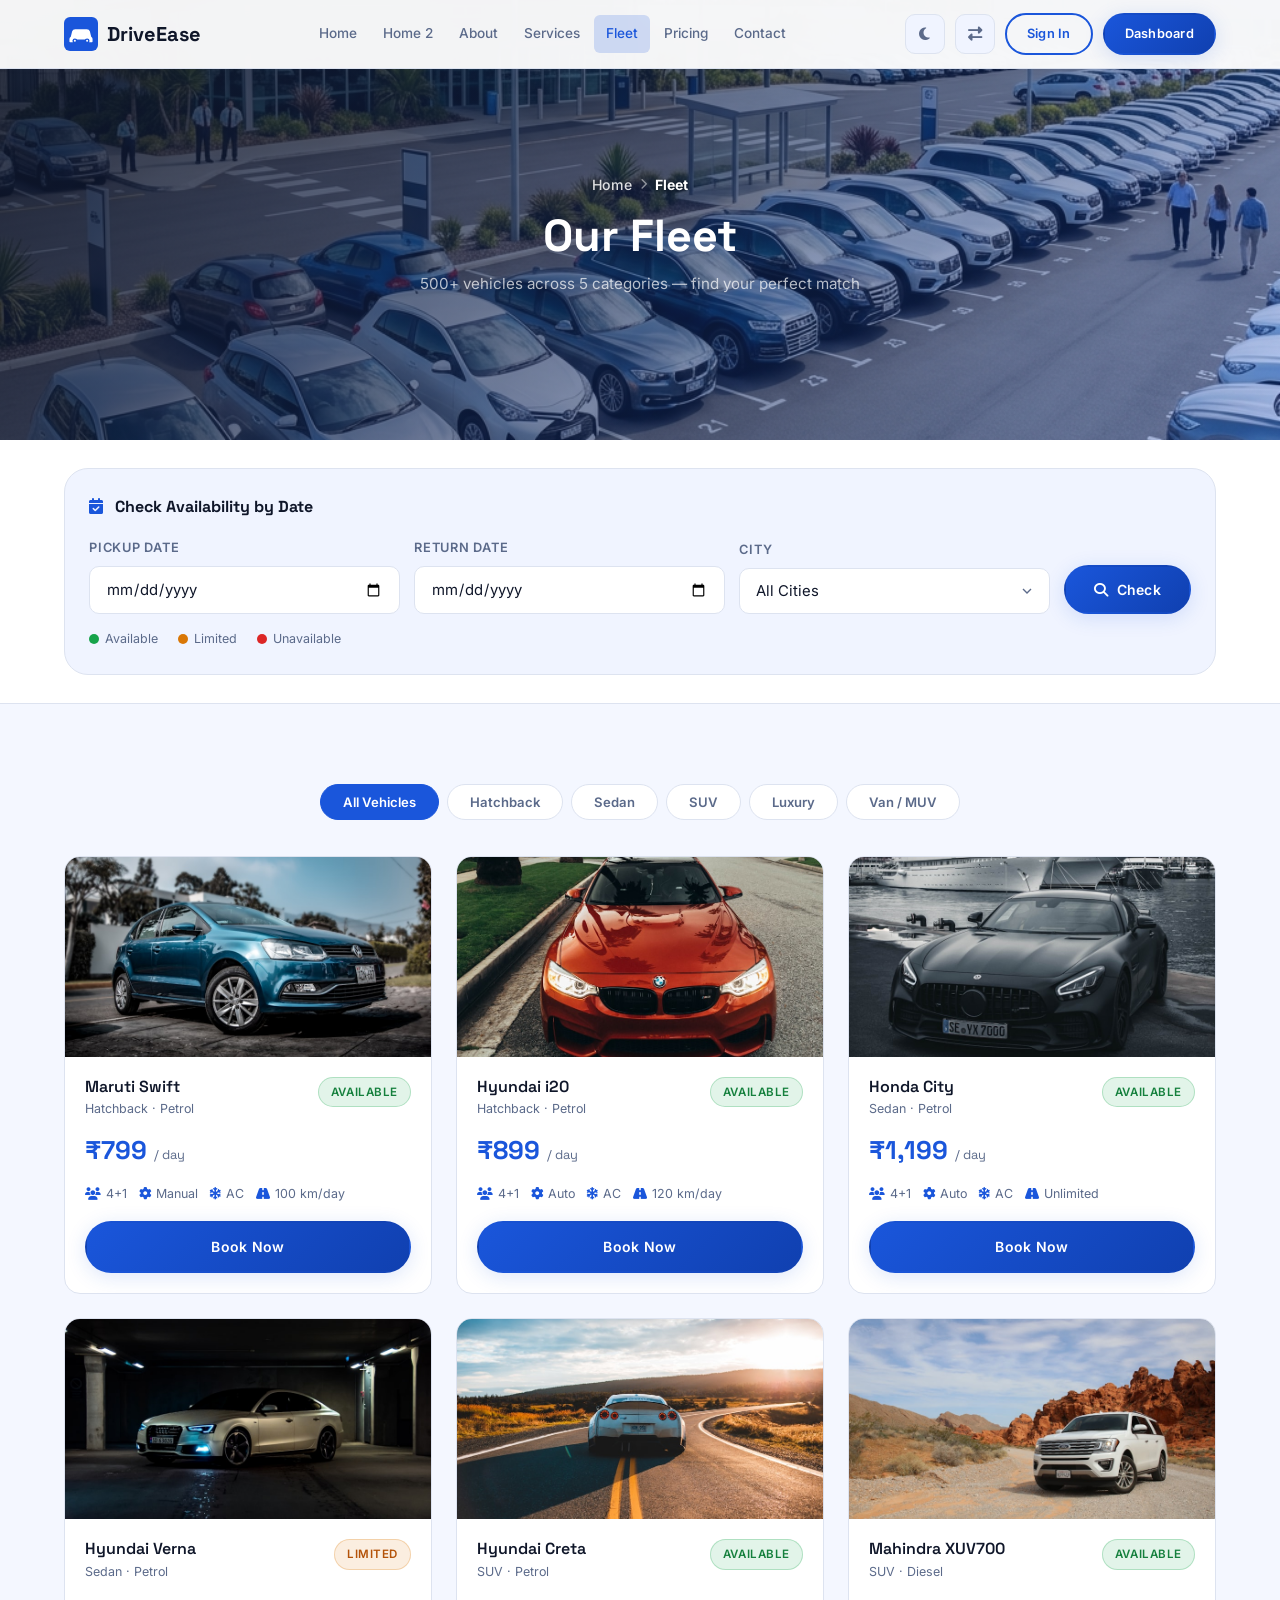
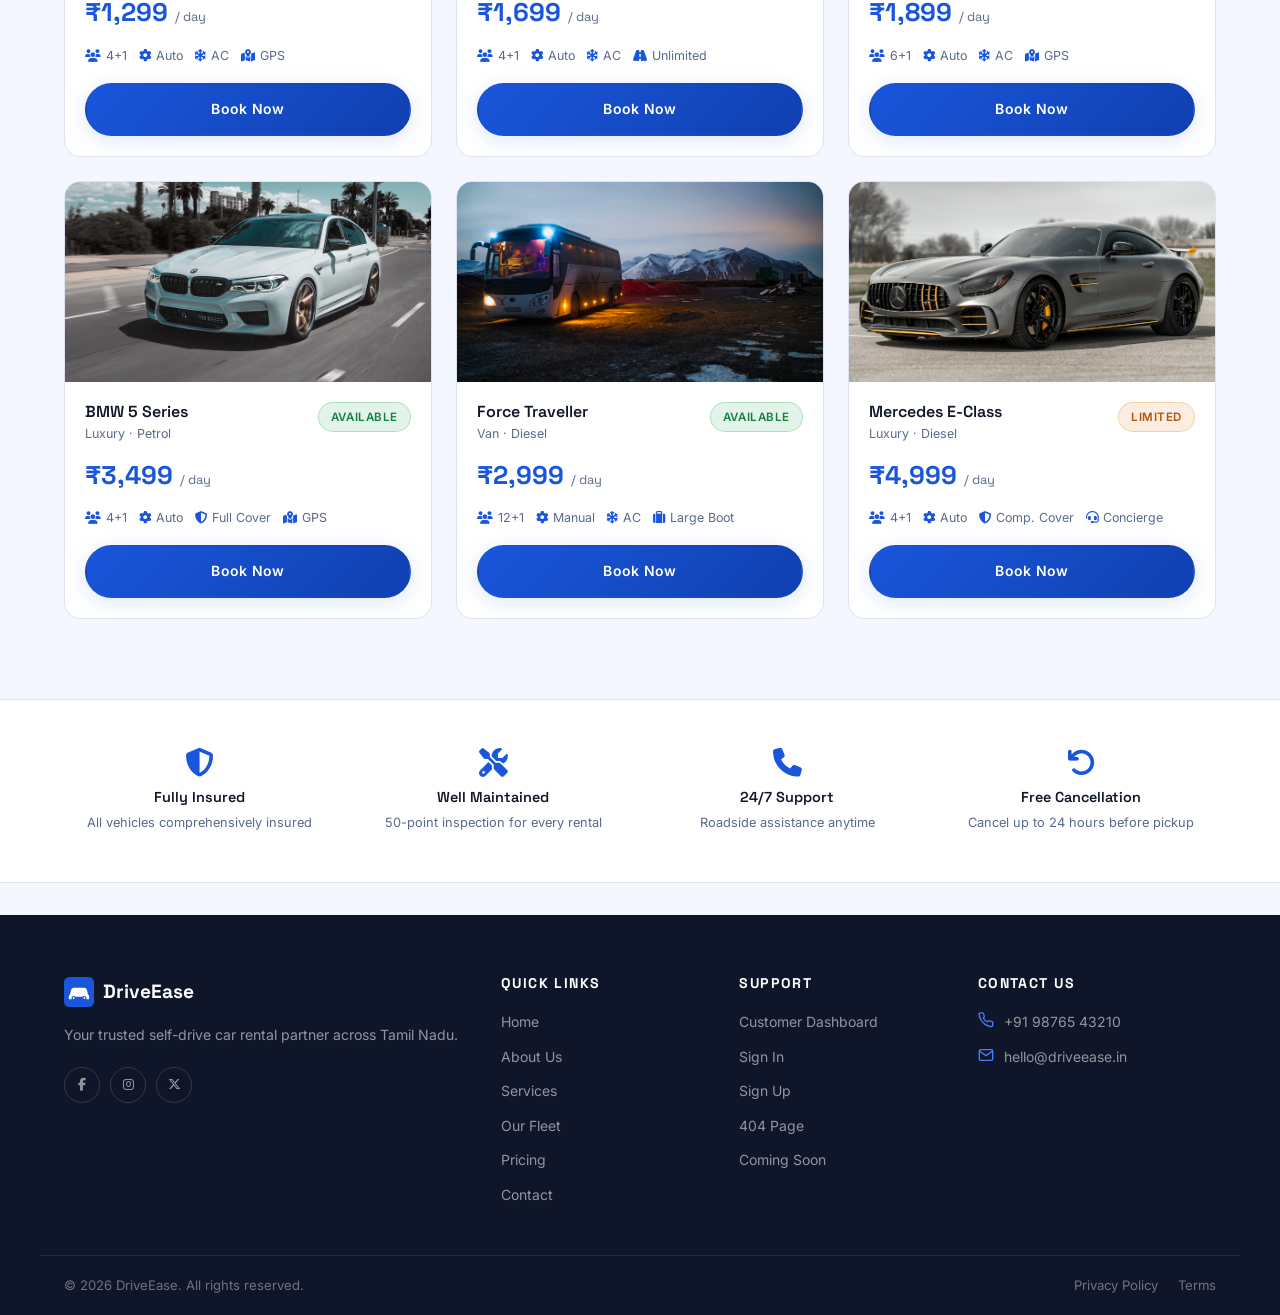
<file: fleet.html>
<!DOCTYPE html>
<html lang="en" dir="ltr">
<head>
    <meta charset="UTF-8">
    <meta name="viewport" content="width=device-width, initial-scale=1.0">
    <meta name="description" content="DriveEase Fleet — Browse hatchbacks, sedans, SUVs, luxury vehicles and vans with daily pricing and availability. Book online instantly.">
    <title>Our Fleet | DriveEase Car Rental</title>
    <link rel="icon" href="data:image/svg+xml,%3Csvg xmlns='http://www.w3.org/2000/svg' viewBox='0 0 100 100'%3E%3Crect width='100' height='100' rx='20' fill='%231A56DB'/%3E%3Cpath d='M20 58 L24 42 Q26 36 33 36 L67 36 Q74 36 76 42 L80 58 Q84 60 84 65 L84 72 Q84 74 82 74 L74 74 L74 70 Q74 66 70 66 L30 66 Q26 66 26 70 L26 74 L18 74 Q16 74 16 72 L16 65 Q16 60 20 58Z' fill='white'/%3E%3Ccircle cx='32' cy='70' r='7' fill='%231A56DB'/%3E%3Ccircle cx='32' cy='70' r='3' fill='white'/%3E%3Ccircle cx='68' cy='70' r='7' fill='%231A56DB'/%3E%3Ccircle cx='68' cy='70' r='3' fill='white'/%3E%3C/svg%3E">
    <link rel="stylesheet" href="https://cdnjs.cloudflare.com/ajax/libs/font-awesome/6.5.1/css/all.min.css">
    <link rel="stylesheet" href="style.css">
    <style>
        /* Filter tabs */
        .filter-tabs {
            display: flex;
            gap: 8px;
            flex-wrap: wrap;
            justify-content: center;
            margin-bottom: 36px;
        }
        .filter-tab {
            padding: 9px 22px;
            border-radius: 50px;
            border: 1.5px solid var(--border-light);
            background: var(--surface);
            font-size: 0.82rem;
            font-weight: 600;
            color: var(--text-muted);
            cursor: pointer;
            transition: var(--transition);
        }
        .filter-tab:hover { border-color: var(--primary); color: var(--primary); }
        .filter-tab.active { background: var(--primary); color: #FFFFFF; border-color: var(--primary); }
        .dark .filter-tab { background: var(--surface-alt); }

        /* Fleet grid */
        .fleet-grid {
            display: grid;
            grid-template-columns: repeat(3, 1fr);
            gap: 24px;
        }
        @media (max-width: 1024px) { .fleet-grid { grid-template-columns: repeat(2, 1fr); } }
        @media (max-width: 580px) { .fleet-grid { grid-template-columns: 1fr; } }

        /* Availability legend */
        .availability-legend {
            display: flex;
            gap: 20px;
            flex-wrap: wrap;
            align-items: center;
        }
        .avail-dot { width: 10px; height: 10px; border-radius: 50%; flex-shrink: 0; }
    </style>
</head>
<body>

<!-- NAVBAR -->
<nav class="navbar">
    <div class="nav-inner">
        <a href="index.html" class="nav-logo">
            <svg width="34" height="34" viewBox="0 0 100 100" xmlns="http://www.w3.org/2000/svg"><rect width="100" height="100" rx="18" fill="var(--primary)"/><path d="M20 58 L24 42 Q26 36 33 36 L67 36 Q74 36 76 42 L80 58 Q84 60 84 65 L84 72 Q84 74 82 74 L74 74 L74 70 Q74 66 70 66 L30 66 Q26 66 26 70 L26 74 L18 74 Q16 74 16 72 L16 65 Q16 60 20 58Z" fill="white"/><circle cx="32" cy="70" r="7" fill="var(--primary)"/><circle cx="32" cy="70" r="3" fill="white"/><circle cx="68" cy="70" r="7" fill="var(--primary)"/><circle cx="68" cy="70" r="3" fill="white"/></svg>
            <span>DriveEase</span>
        </a>
        <div class="nav-links">
            <a href="index.html" class="nav-link">Home</a>
            <a href="home2.html" class="nav-link">Home 2</a>
            <a href="about.html" class="nav-link">About</a>
            <a href="services.html" class="nav-link">Services</a>
            <a href="fleet.html" class="nav-link active">Fleet</a>
            <a href="pricing.html" class="nav-link">Pricing</a>
            <a href="contact.html" class="nav-link">Contact</a>
        </div>
        <div class="nav-actions">
            <button class="icon-btn dark-toggle" title="Toggle Dark Mode" aria-label="Toggle Dark Mode"><i class="fas fa-moon"></i></button>
            <button class="icon-btn rtl-toggle" title="Toggle RTL" aria-label="Toggle RTL"><i class="fas fa-exchange-alt"></i></button>
            <a href="login.html" class="btn btn-secondary btn-sm">Sign In</a>
            <a href="dashboard.html" class="btn btn-primary btn-sm">Dashboard</a>
        </div>
        <button class="hamburger" id="hamburger" aria-label="Open menu"><span></span><span></span><span></span></button>
    </div>
    <div class="mobile-nav" id="mobile-nav">
        <a href="index.html" class="mobile-nav-link">Home</a>
        <a href="home2.html" class="mobile-nav-link">Home 2</a>
        <a href="about.html" class="mobile-nav-link">About</a>
        <a href="services.html" class="mobile-nav-link">Services</a>
        <a href="fleet.html" class="mobile-nav-link active">Fleet</a>
        <a href="pricing.html" class="mobile-nav-link">Pricing</a>
        <a href="contact.html" class="mobile-nav-link">Contact</a>
        <div class="mobile-nav-toggles" style="display:flex; gap:10px; padding:10px 0 4px; border-top:1px solid var(--border-light); margin-top:6px;">
            <button class="icon-btn dark-toggle" style="flex:1; justify-content:center; gap:8px; width:auto; height:40px; border-radius:var(--radius-md);" title="Toggle Dark Mode" aria-label="Toggle Dark Mode">
                <i class="fas fa-moon"></i> <span style="font-size:0.85rem; font-weight:600;">Dark Mode</span>
            </button>
            <button class="icon-btn rtl-toggle" style="flex:1; justify-content:center; gap:8px; width:auto; height:40px; border-radius:var(--radius-md);" title="Toggle RTL" aria-label="Toggle RTL">
                <i class="fas fa-exchange-alt"></i> <span style="font-size:0.85rem; font-weight:600;">RTL / LTR</span>
            </button>
        </div>
        <div class="mobile-nav-actions">
            <a href="login.html" class="btn btn-secondary">Sign In</a>
            <a href="dashboard.html" class="btn btn-primary">Dashboard</a>
        </div>
    </div>
</nav>

<!-- BANNER -->
<section class="page-banner">
    <div class="page-banner-bg" style="background-image:url('assets/banner_fleet_rental.png');"></div>
    <div class="page-banner-overlay"></div>
    <div class="page-banner-content">
        <div class="container">
            <nav class="breadcrumb" aria-label="Breadcrumb"><a href="index.html">Home</a><i class="fas fa-chevron-right" style="font-size:0.7rem;"></i><span>Fleet</span></nav>
            <h1 style="color:#FFFFFF; font-size:clamp(1.8rem,4vw,2.8rem); margin-bottom:8px;">Our Fleet</h1>
            <p style="color:rgba(255,255,255,0.7); font-size:0.95rem;">500+ vehicles across 5 categories — find your perfect match</p>
        </div>
    </div>
</section>

<!-- AVAILABILITY CHECK -->
<section style="background:var(--surface); border-bottom:1px solid var(--border-light); padding:28px 0;">
    <div class="container">
        <div style="background:var(--surface-alt); border:1px solid var(--border-light); border-radius:var(--radius-xl); padding:24px;">
            <div style="font-family:var(--font-heading); font-size:1rem; font-weight:700; color:var(--text-dark); margin-bottom:16px;">
                <i class="fas fa-calendar-check" style="color:var(--primary); margin-right:8px;"></i>
                Check Availability by Date
            </div>
            <div class="avail-check-grid">
                <div class="form-group">
                    <label class="form-label" for="avail-pickup">Pickup Date</label>
                    <input type="date" class="form-input" id="avail-pickup">
                </div>
                <div class="form-group">
                    <label class="form-label" for="avail-return">Return Date</label>
                    <input type="date" class="form-input" id="avail-return">
                </div>
                <div class="form-group">
                    <label class="form-label" for="avail-city">City</label>
                    <select class="form-select" id="avail-city">
                        <option>All Cities</option>
                        <option>Chennai</option>
                        <option>Coimbatore</option>
                        <option>Madurai</option>
                        <option>Tiruchirappalli</option>
                        <option>Salem</option>
                    </select>
                </div>
                <button class="btn btn-primary" style="height:49px; white-space:nowrap;">
                    <i class="fas fa-search"></i> Check
                </button>
            </div>
            <div style="display:flex; gap:20px; margin-top:14px; flex-wrap:wrap;">
                <div class="availability-legend">
                    <div style="display:flex; align-items:center; gap:6px; font-size:0.78rem; color:var(--text-muted);">
                        <div class="avail-dot" style="background:#16A34A;"></div> Available
                    </div>
                    <div style="display:flex; align-items:center; gap:6px; font-size:0.78rem; color:var(--text-muted);">
                        <div class="avail-dot" style="background:#D97706;"></div> Limited
                    </div>
                    <div style="display:flex; align-items:center; gap:6px; font-size:0.78rem; color:var(--text-muted);">
                        <div class="avail-dot" style="background:#DC2626;"></div> Unavailable
                    </div>
                </div>
            </div>
        </div>
    </div>
</section>

<!-- FLEET LISTING -->
<section class="section" style="background:var(--bg-light);">
    <div class="container">
        <!-- Filter tabs -->
        <div class="filter-tabs" data-tabs>
            <button class="filter-tab active" data-tab="all" onclick="filterFleet('all')">All Vehicles</button>
            <button class="filter-tab" data-tab="hatchback" onclick="filterFleet('hatchback')">Hatchback</button>
            <button class="filter-tab" data-tab="sedan" onclick="filterFleet('sedan')">Sedan</button>
            <button class="filter-tab" data-tab="suv" onclick="filterFleet('suv')">SUV</button>
            <button class="filter-tab" data-tab="luxury" onclick="filterFleet('luxury')">Luxury</button>
            <button class="filter-tab" data-tab="van" onclick="filterFleet('van')">Van / MUV</button>
        </div>

        <div class="fleet-grid" id="fleet-grid">
            <!-- Hatchback 1 -->
            <div class="fleet-card animate-on-scroll slide-up" data-category="hatchback">
                <div class="fleet-card-img"><img src="assets/fleet_swift.jpg" alt="Maruti Swift hatchback rental"></div>
                <div class="fleet-card-body">
                    <div style="display:flex; justify-content:space-between; align-items:flex-start; margin-bottom:8px;">
                        <div><h3 style="font-size:1rem; margin-bottom:2px;">Maruti Swift</h3><p style="font-size:0.78rem; color:var(--text-muted);">Hatchback · Petrol</p></div>
                        <span class="badge badge-active">Available</span>
                    </div>
                    <div class="fleet-card-price">₹799 <span>/ day</span></div>
                    <div class="fleet-card-features">
                        <span class="fleet-feat"><i class="fas fa-users" style="color:var(--primary);"></i> 4+1</span>
                        <span class="fleet-feat"><i class="fas fa-cog" style="color:var(--primary);"></i> Manual</span>
                        <span class="fleet-feat"><i class="fas fa-snowflake" style="color:var(--primary);"></i> AC</span>
                        <span class="fleet-feat"><i class="fas fa-road" style="color:var(--primary);"></i> 100 km/day</span>
                    </div>
                    <a href="login.html" class="btn btn-primary btn-full" style="margin-top:16px;">Book Now</a>
                </div>
            </div>

            <!-- Hatchback 2 -->
            <div class="fleet-card animate-on-scroll slide-up" data-category="hatchback">
                <div class="fleet-card-img"><img src="assets/fleet_i20.jpg" alt="Hyundai i20 rental" style="object-position: center 85%;"></div>
                <div class="fleet-card-body">
                    <div style="display:flex; justify-content:space-between; align-items:flex-start; margin-bottom:8px;">
                        <div><h3 style="font-size:1rem; margin-bottom:2px;">Hyundai i20</h3><p style="font-size:0.78rem; color:var(--text-muted);">Hatchback · Petrol</p></div>
                        <span class="badge badge-active">Available</span>
                    </div>
                    <div class="fleet-card-price">₹899 <span>/ day</span></div>
                    <div class="fleet-card-features">
                        <span class="fleet-feat"><i class="fas fa-users" style="color:var(--primary);"></i> 4+1</span>
                        <span class="fleet-feat"><i class="fas fa-cog" style="color:var(--primary);"></i> Auto</span>
                        <span class="fleet-feat"><i class="fas fa-snowflake" style="color:var(--primary);"></i> AC</span>
                        <span class="fleet-feat"><i class="fas fa-road" style="color:var(--primary);"></i> 120 km/day</span>
                    </div>
                    <a href="login.html" class="btn btn-primary btn-full" style="margin-top:16px;">Book Now</a>
                </div>
            </div>

            <!-- Sedan 1 -->
            <div class="fleet-card animate-on-scroll slide-up" data-category="sedan">
                <div class="fleet-card-img"><img src="assets/fleet_city.jpg" alt="Honda City sedan rental" style="object-position: center 70%;"></div>
                <div class="fleet-card-body">
                    <div style="display:flex; justify-content:space-between; align-items:flex-start; margin-bottom:8px;">
                        <div><h3 style="font-size:1rem; margin-bottom:2px;">Honda City</h3><p style="font-size:0.78rem; color:var(--text-muted);">Sedan · Petrol</p></div>
                        <span class="badge badge-active">Available</span>
                    </div>
                    <div class="fleet-card-price">₹1,199 <span>/ day</span></div>
                    <div class="fleet-card-features">
                        <span class="fleet-feat"><i class="fas fa-users" style="color:var(--primary);"></i> 4+1</span>
                        <span class="fleet-feat"><i class="fas fa-cog" style="color:var(--primary);"></i> Auto</span>
                        <span class="fleet-feat"><i class="fas fa-snowflake" style="color:var(--primary);"></i> AC</span>
                        <span class="fleet-feat"><i class="fas fa-road" style="color:var(--primary);"></i> Unlimited</span>
                    </div>
                    <a href="login.html" class="btn btn-primary btn-full" style="margin-top:16px;">Book Now</a>
                </div>
            </div>

            <!-- Sedan 2 -->
            <div class="fleet-card animate-on-scroll slide-up" data-category="sedan">
                <div class="fleet-card-img"><img src="assets/fleet_verna_real.jpg" alt="Hyundai Verna rental" style="object-position: center center;"></div>
                <div class="fleet-card-body">
                    <div style="display:flex; justify-content:space-between; align-items:flex-start; margin-bottom:8px;">
                        <div><h3 style="font-size:1rem; margin-bottom:2px;">Hyundai Verna</h3><p style="font-size:0.78rem; color:var(--text-muted);">Sedan · Petrol</p></div>
                        <span class="badge badge-pending">Limited</span>
                    </div>
                    <div class="fleet-card-price">₹1,299 <span>/ day</span></div>
                    <div class="fleet-card-features">
                        <span class="fleet-feat"><i class="fas fa-users" style="color:var(--primary);"></i> 4+1</span>
                        <span class="fleet-feat"><i class="fas fa-cog" style="color:var(--primary);"></i> Auto</span>
                        <span class="fleet-feat"><i class="fas fa-snowflake" style="color:var(--primary);"></i> AC</span>
                        <span class="fleet-feat"><i class="fas fa-map-marked-alt" style="color:var(--primary);"></i> GPS</span>
                    </div>
                    <a href="login.html" class="btn btn-primary btn-full" style="margin-top:16px;">Book Now</a>
                </div>
            </div>

            <!-- SUV 1 -->
            <div class="fleet-card animate-on-scroll slide-up" data-category="suv">
                <div class="fleet-card-img"><img src="assets/fleet_creta_real.jpg" alt="Hyundai Creta SUV rental" style="object-position: center center;"></div>
                <div class="fleet-card-body">
                    <div style="display:flex; justify-content:space-between; align-items:flex-start; margin-bottom:8px;">
                        <div><h3 style="font-size:1rem; margin-bottom:2px;">Hyundai Creta</h3><p style="font-size:0.78rem; color:var(--text-muted);">SUV · Petrol</p></div>
                        <span class="badge badge-active">Available</span>
                    </div>
                    <div class="fleet-card-price">₹1,699 <span>/ day</span></div>
                    <div class="fleet-card-features">
                        <span class="fleet-feat"><i class="fas fa-users" style="color:var(--primary);"></i> 4+1</span>
                        <span class="fleet-feat"><i class="fas fa-cog" style="color:var(--primary);"></i> Auto</span>
                        <span class="fleet-feat"><i class="fas fa-snowflake" style="color:var(--primary);"></i> AC</span>
                        <span class="fleet-feat"><i class="fas fa-road" style="color:var(--primary);"></i> Unlimited</span>
                    </div>
                    <a href="login.html" class="btn btn-primary btn-full" style="margin-top:16px;">Book Now</a>
                </div>
            </div>

            <!-- SUV 2 -->
            <div class="fleet-card animate-on-scroll slide-up" data-category="suv">
                <div class="fleet-card-img"><img src="assets/fleet_xuv700.jpg" alt="Mahindra XUV700 rental"></div>
                <div class="fleet-card-body">
                    <div style="display:flex; justify-content:space-between; align-items:flex-start; margin-bottom:8px;">
                        <div><h3 style="font-size:1rem; margin-bottom:2px;">Mahindra XUV700</h3><p style="font-size:0.78rem; color:var(--text-muted);">SUV · Diesel</p></div>
                        <span class="badge badge-active">Available</span>
                    </div>
                    <div class="fleet-card-price">₹1,899 <span>/ day</span></div>
                    <div class="fleet-card-features">
                        <span class="fleet-feat"><i class="fas fa-users" style="color:var(--primary);"></i> 6+1</span>
                        <span class="fleet-feat"><i class="fas fa-cog" style="color:var(--primary);"></i> Auto</span>
                        <span class="fleet-feat"><i class="fas fa-snowflake" style="color:var(--primary);"></i> AC</span>
                        <span class="fleet-feat"><i class="fas fa-map-marked-alt" style="color:var(--primary);"></i> GPS</span>
                    </div>
                    <a href="login.html" class="btn btn-primary btn-full" style="margin-top:16px;">Book Now</a>
                </div>
            </div>

            <!-- Luxury 1 -->
            <div class="fleet-card animate-on-scroll slide-up" data-category="luxury">
                <div class="fleet-card-img"><img src="assets/fleet_bmw.jpg" alt="BMW 5 Series luxury rental"></div>
                <div class="fleet-card-body">
                    <div style="display:flex; justify-content:space-between; align-items:flex-start; margin-bottom:8px;">
                        <div><h3 style="font-size:1rem; margin-bottom:2px;">BMW 5 Series</h3><p style="font-size:0.78rem; color:var(--text-muted);">Luxury · Petrol</p></div>
                        <span class="badge badge-active">Available</span>
                    </div>
                    <div class="fleet-card-price">₹3,499 <span>/ day</span></div>
                    <div class="fleet-card-features">
                        <span class="fleet-feat"><i class="fas fa-users" style="color:var(--primary);"></i> 4+1</span>
                        <span class="fleet-feat"><i class="fas fa-cog" style="color:var(--primary);"></i> Auto</span>
                        <span class="fleet-feat"><i class="fas fa-shield-alt" style="color:var(--primary);"></i> Full Cover</span>
                        <span class="fleet-feat"><i class="fas fa-map-marked-alt" style="color:var(--primary);"></i> GPS</span>
                    </div>
                    <a href="login.html" class="btn btn-primary btn-full" style="margin-top:16px;">Book Now</a>
                </div>
            </div>

            <!-- Van -->
            <div class="fleet-card animate-on-scroll slide-up" data-category="van">
                <div class="fleet-card-img"><img src="assets/fleet_traveller.jpg" alt="Force Traveller van rental"></div>
                <div class="fleet-card-body">
                    <div style="display:flex; justify-content:space-between; align-items:flex-start; margin-bottom:8px;">
                        <div><h3 style="font-size:1rem; margin-bottom:2px;">Force Traveller</h3><p style="font-size:0.78rem; color:var(--text-muted);">Van · Diesel</p></div>
                        <span class="badge badge-active">Available</span>
                    </div>
                    <div class="fleet-card-price">₹2,999 <span>/ day</span></div>
                    <div class="fleet-card-features">
                        <span class="fleet-feat"><i class="fas fa-users" style="color:var(--primary);"></i> 12+1</span>
                        <span class="fleet-feat"><i class="fas fa-cog" style="color:var(--primary);"></i> Manual</span>
                        <span class="fleet-feat"><i class="fas fa-snowflake" style="color:var(--primary);"></i> AC</span>
                        <span class="fleet-feat"><i class="fas fa-suitcase" style="color:var(--primary);"></i> Large Boot</span>
                    </div>
                    <a href="login.html" class="btn btn-primary btn-full" style="margin-top:16px;">Book Now</a>
                </div>
            </div>

            <!-- Luxury 2 -->
            <div class="fleet-card animate-on-scroll slide-up" data-category="luxury">
                <div class="fleet-card-img"><img src="assets/fleet_mercedes.jpg" alt="Mercedes E-Class rental"></div>
                <div class="fleet-card-body">
                    <div style="display:flex; justify-content:space-between; align-items:flex-start; margin-bottom:8px;">
                        <div><h3 style="font-size:1rem; margin-bottom:2px;">Mercedes E-Class</h3><p style="font-size:0.78rem; color:var(--text-muted);">Luxury · Diesel</p></div>
                        <span class="badge badge-pending">Limited</span>
                    </div>
                    <div class="fleet-card-price">₹4,999 <span>/ day</span></div>
                    <div class="fleet-card-features">
                        <span class="fleet-feat"><i class="fas fa-users" style="color:var(--primary);"></i> 4+1</span>
                        <span class="fleet-feat"><i class="fas fa-cog" style="color:var(--primary);"></i> Auto</span>
                        <span class="fleet-feat"><i class="fas fa-shield-alt" style="color:var(--primary);"></i> Comp. Cover</span>
                        <span class="fleet-feat"><i class="fas fa-headset" style="color:var(--primary);"></i> Concierge</span>
                    </div>
                    <a href="login.html" class="btn btn-primary btn-full" style="margin-top:16px;">Book Now</a>
                </div>
            </div>
        </div>
    </div>
</section>

<!-- FEATURES BAR -->
<section class="section-sm" style="background:var(--surface); border-top:1px solid var(--border-light); border-bottom:1px solid var(--border-light); margin-bottom:32px;">
    <div class="container">
        <div class="grid-4 text-center">
            <div class="animate-on-scroll zoom-in">
                <i class="fas fa-shield-alt" style="color:var(--primary); font-size:1.8rem; margin-bottom:12px; display:block;"></i>
                <h4 style="color:var(--text-dark); font-size:0.9rem; margin-bottom:6px;">Fully Insured</h4>
                <p style="color:var(--text-muted); font-size:0.8rem;">All vehicles comprehensively insured</p>
            </div>
            <div class="animate-on-scroll zoom-in">
                <i class="fas fa-tools" style="color:var(--primary); font-size:1.8rem; margin-bottom:12px; display:block;"></i>
                <h4 style="color:var(--text-dark); font-size:0.9rem; margin-bottom:6px;">Well Maintained</h4>
                <p style="color:var(--text-muted); font-size:0.8rem;">50-point inspection for every rental</p>
            </div>
            <div class="animate-on-scroll zoom-in">
                <i class="fas fa-phone" style="color:var(--primary); font-size:1.8rem; margin-bottom:12px; display:block;"></i>
                <h4 style="color:var(--text-dark); font-size:0.9rem; margin-bottom:6px;">24/7 Support</h4>
                <p style="color:var(--text-muted); font-size:0.8rem;">Roadside assistance anytime</p>
            </div>
            <div class="animate-on-scroll zoom-in">
                <i class="fas fa-undo" style="color:var(--primary); font-size:1.8rem; margin-bottom:12px; display:block;"></i>
                <h4 style="color:var(--text-dark); font-size:0.9rem; margin-bottom:6px;">Free Cancellation</h4>
                <p style="color:var(--text-muted); font-size:0.8rem;">Cancel up to 24 hours before pickup</p>
            </div>
        </div>
    </div>
</section>

<!-- FOOTER -->
<footer class="footer">
    <div class="footer-grid">
        <div class="footer-brand"><a href="index.html" class="footer-logo"><svg width="30" height="30" viewBox="0 0 100 100" xmlns="http://www.w3.org/2000/svg"><rect width="100" height="100" rx="18" fill="var(--primary)"/><path d="M20 58 L24 42 Q26 36 33 36 L67 36 Q74 36 76 42 L80 58 Q84 60 84 65 L84 72 Q84 74 82 74 L74 74 L74 70 Q74 66 70 66 L30 66 Q26 66 26 70 L26 74 L18 74 Q16 74 16 72 L16 65 Q16 60 20 58Z" fill="white"/><circle cx="32" cy="70" r="7" fill="var(--primary)"/><circle cx="32" cy="70" r="3" fill="white"/><circle cx="68" cy="70" r="7" fill="var(--primary)"/><circle cx="68" cy="70" r="3" fill="white"/></svg>DriveEase</a><p>Your trusted self-drive car rental partner across Tamil Nadu.</p><div class="footer-socials"><a href="#" class="footer-social-link" aria-label="Facebook"><i class="fab fa-facebook-f"></i></a><a href="#" class="footer-social-link" aria-label="Instagram"><i class="fab fa-instagram"></i></a><a href="#" class="footer-social-link" aria-label="X (Twitter)"><i class="fab fa-x-twitter"></i></a></div></div>
        <div class="footer-col"><h4>Quick Links</h4><div class="footer-links"><a href="index.html" class="footer-link">Home</a><a href="about.html" class="footer-link">About Us</a><a href="services.html" class="footer-link">Services</a><a href="fleet.html" class="footer-link">Our Fleet</a><a href="pricing.html" class="footer-link">Pricing</a><a href="contact.html" class="footer-link">Contact</a></div></div>
        <div class="footer-col"><h4>Support</h4><div class="footer-links"><a href="dashboard.html" class="footer-link">Customer Dashboard</a><a href="login.html" class="footer-link">Sign In</a><a href="signup.html" class="footer-link">Sign Up</a><a href="404.html" class="footer-link">404 Page</a><a href="coming-soon.html" class="footer-link">Coming Soon</a></div></div>
        <div class="footer-col"><h4>Contact Us</h4><div class="footer-contact-item"><svg xmlns="http://www.w3.org/2000/svg" width="16" height="16" viewBox="0 0 24 24" fill="none" stroke="currentColor" stroke-width="2"><path d="M22 16.92v3a2 2 0 0 1-2.18 2 19.79 19.79 0 0 1-8.63-3.07A19.5 19.5 0 0 1 4.69 12 19.79 19.79 0 0 1 1.61 3.5 2 2 0 0 1 3.6 1.32h3a2 2 0 0 1 2 1.72 12.84 12.84 0 0 0 .7 2.81 2 2 0 0 1-.45 2.11L7.91 9a16 16 0 0 0 6 6l1.27-1.27a2 2 0 0 1 2.11-.45 12.84 12.84 0 0 0 2.81.7A2 2 0 0 1 22 16.92z"/></svg>+91 98765 43210</div><div class="footer-contact-item"><svg xmlns="http://www.w3.org/2000/svg" width="16" height="16" viewBox="0 0 24 24" fill="none" stroke="currentColor" stroke-width="2"><path d="M4 4h16c1.1 0 2 .9 2 2v12c0 1.1-.9 2-2 2H4c-1.1 0-2-.9-2-2V6c0-1.1.9-2 2-2z"/><polyline points="22,6 12,13 2,6"/></svg>hello@driveease.in</div></div>
    </div>
    <div class="footer-bottom" style="max-width:1200px; margin:0 auto;"><p>© 2026 DriveEase. All rights reserved.</p><div class="footer-bottom-links"><a href="#">Privacy Policy</a><a href="#">Terms</a></div></div>
</footer>

<script src="script.js"></script>
<script>
function filterFleet(category) {
    document.querySelectorAll('.filter-tab').forEach(t => t.classList.remove('active'));
    event.target.classList.add('active');
    document.querySelectorAll('.fleet-card[data-category]').forEach(card => {
        if (category === 'all' || card.dataset.category === category) {
            card.style.display = '';
        } else {
            card.style.display = 'none';
        }
    });
}
</script>
</body>
</html>
</file>
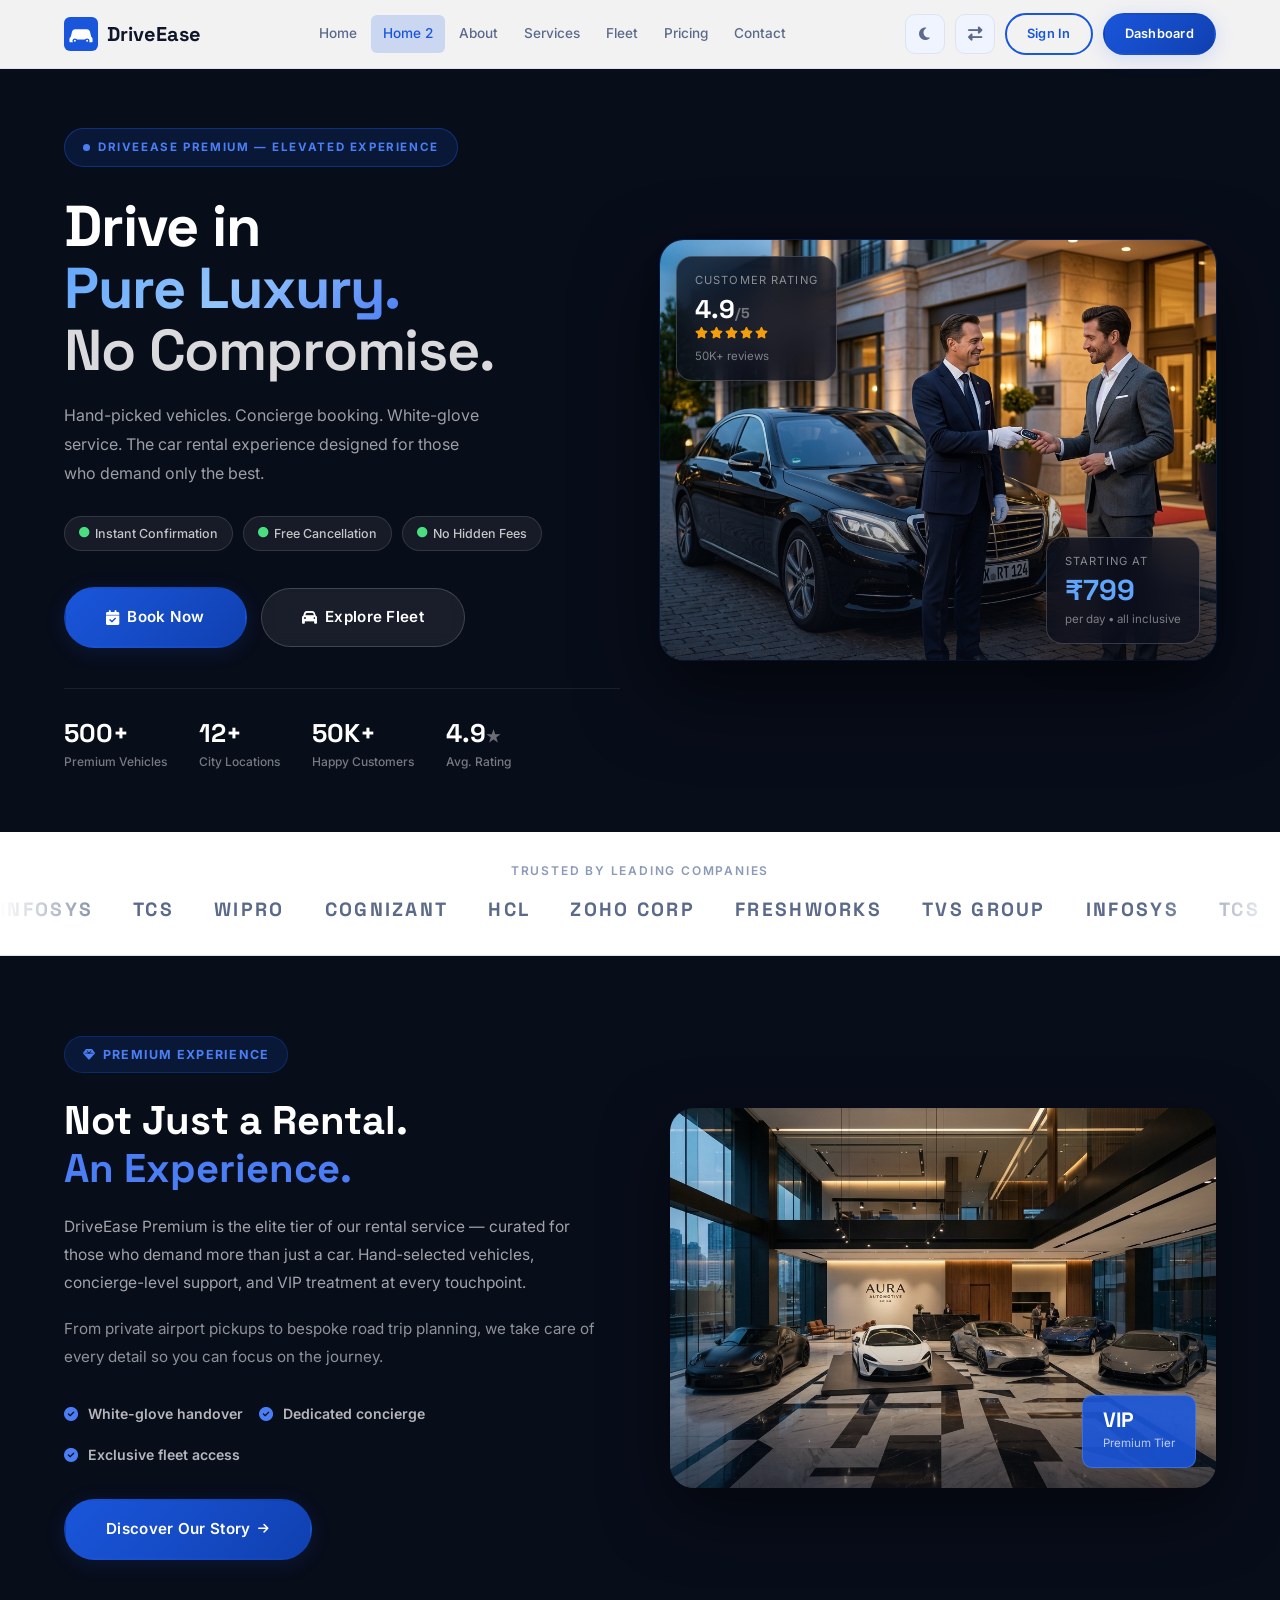
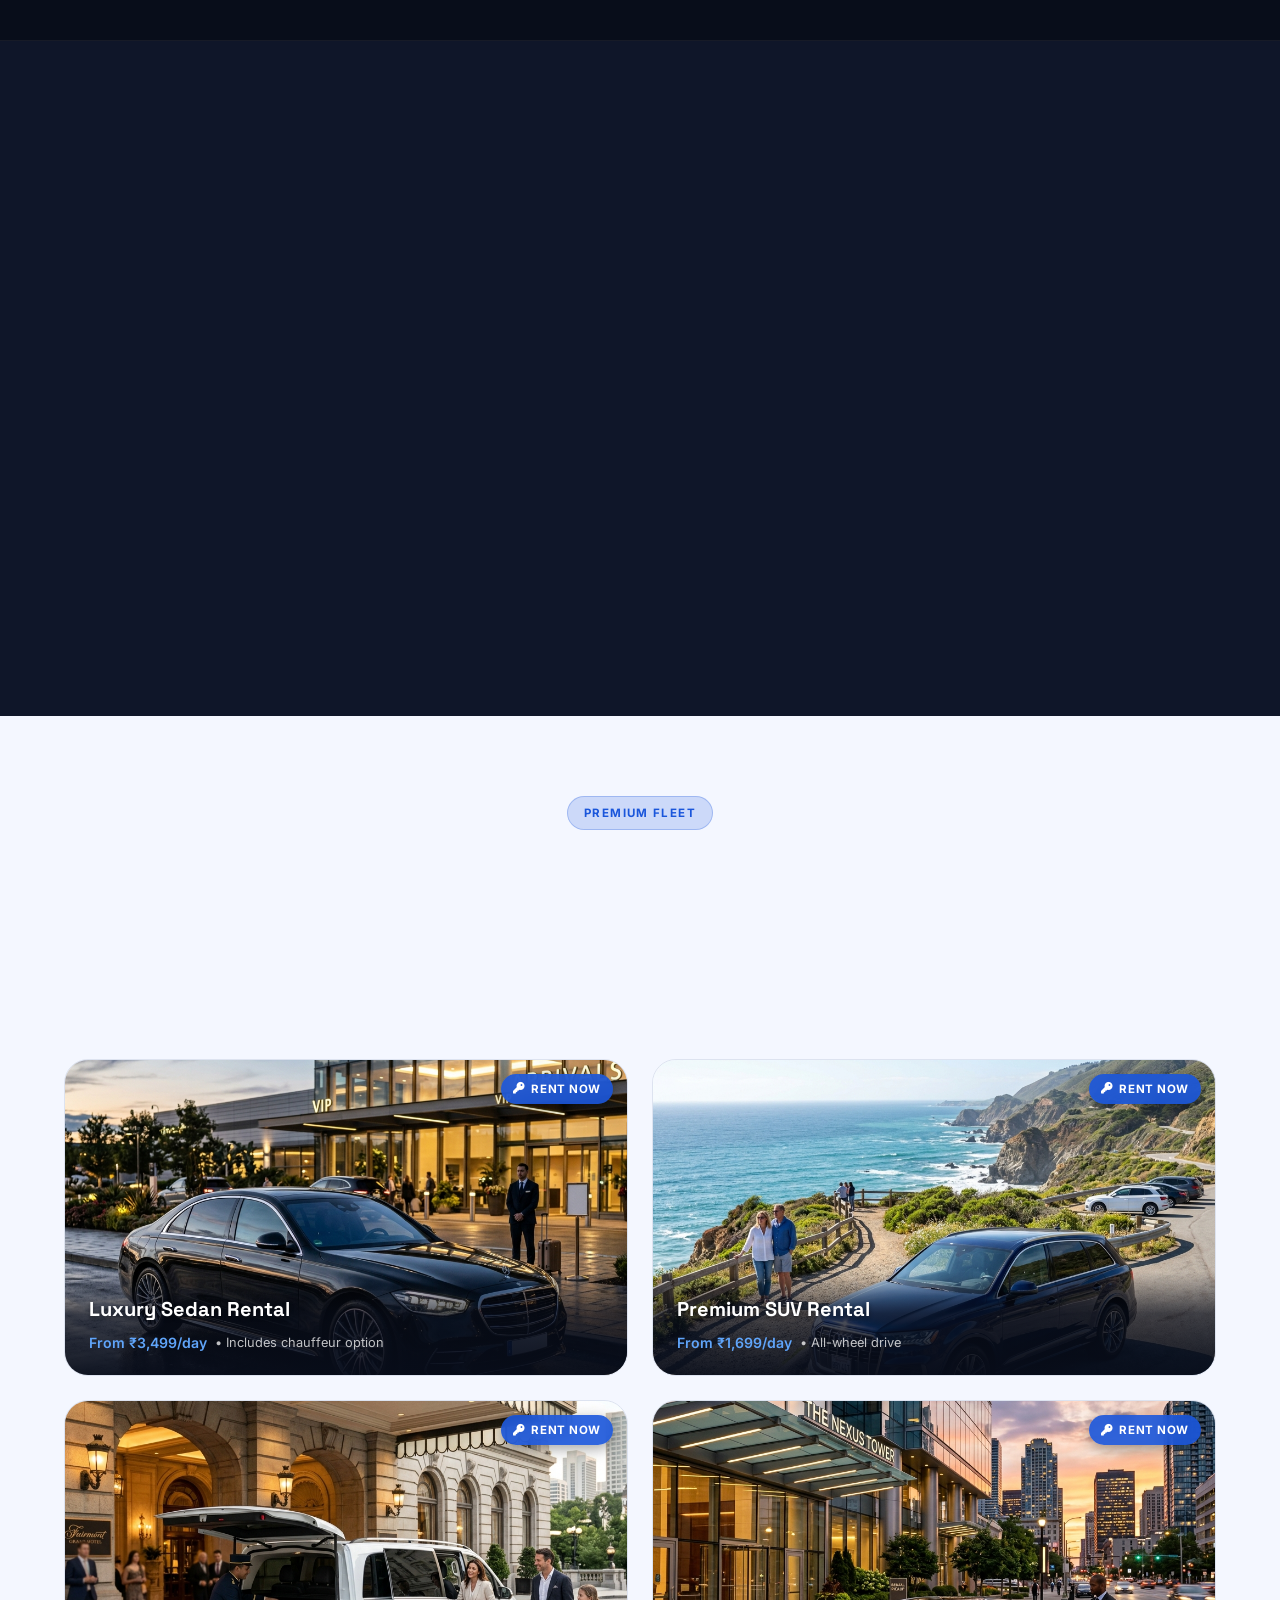
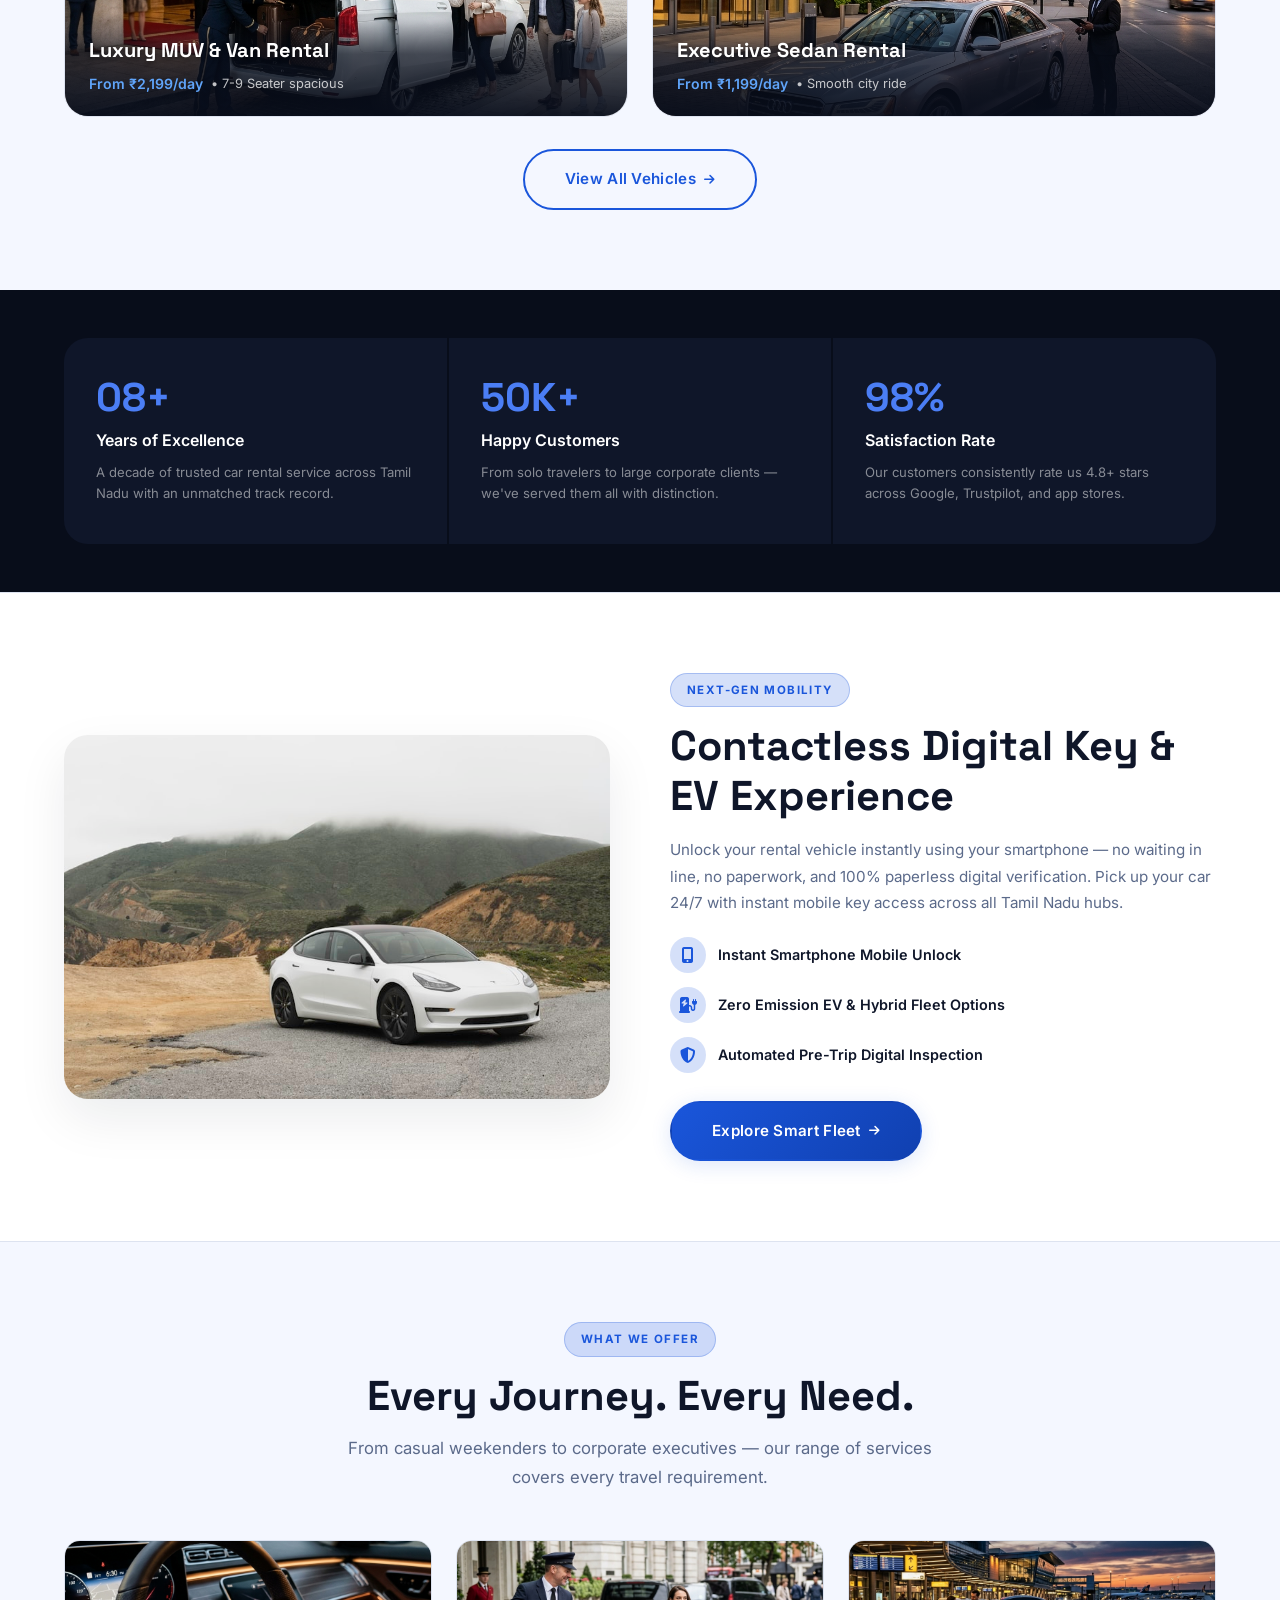
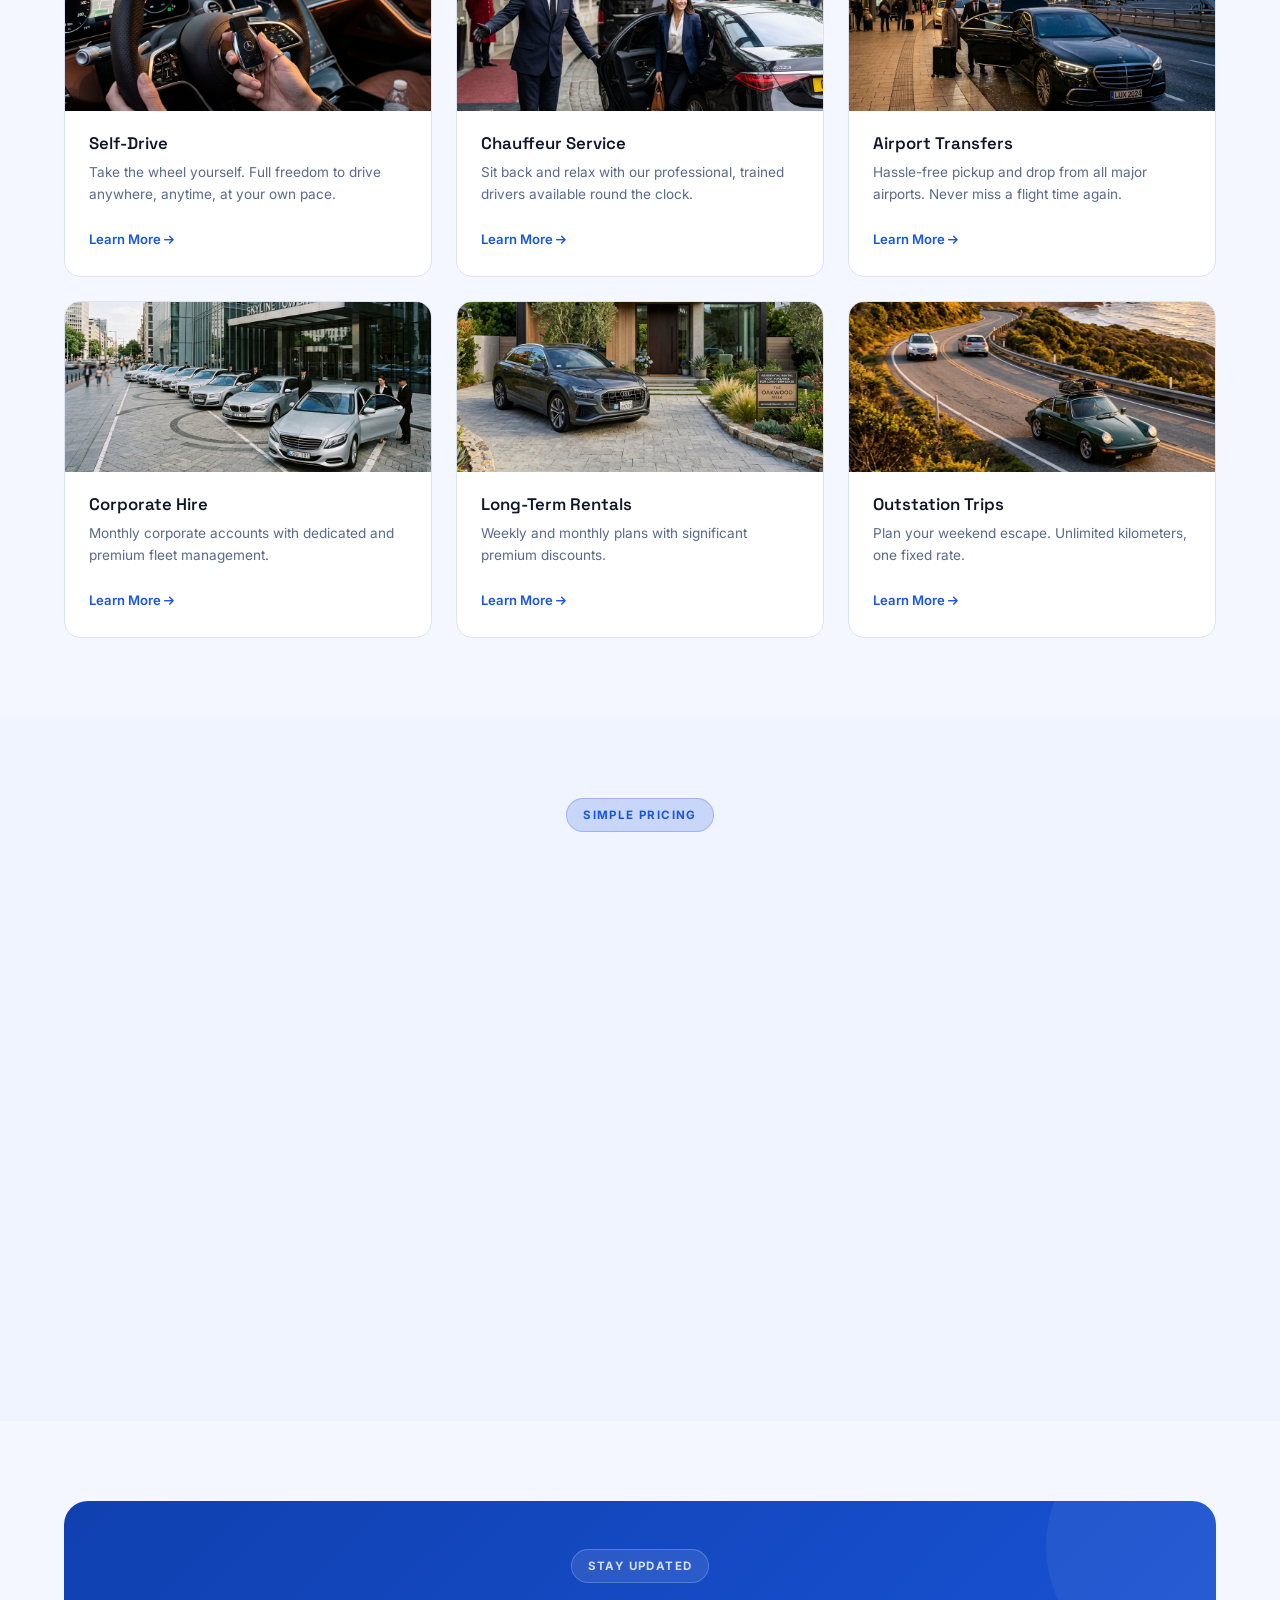
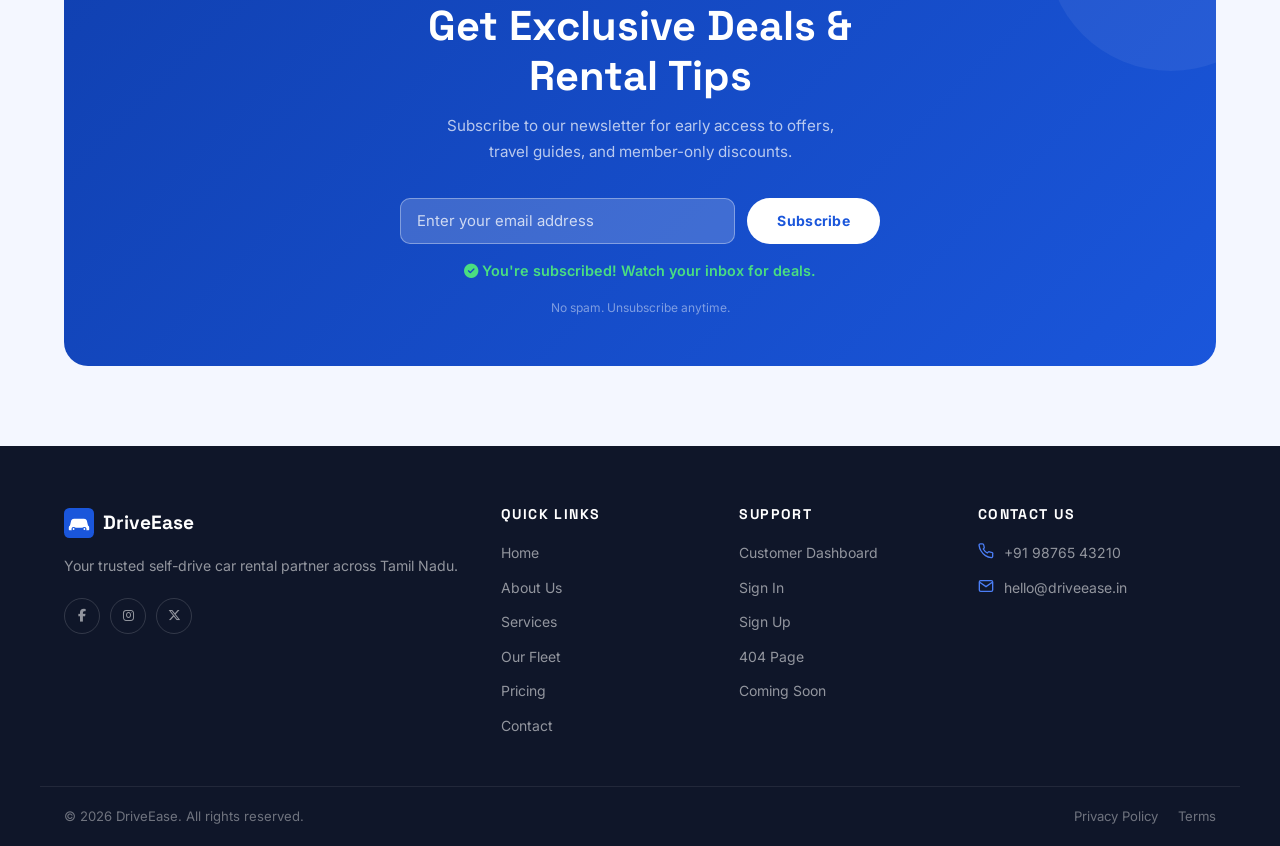
<file: home2.html>
<!DOCTYPE html>
<html lang="en" dir="ltr">

<head>
    <meta charset="UTF-8">
    <meta name="viewport" content="width=device-width, initial-scale=1.0">
    <meta name="description"
        content="DriveEase Premium — Experience luxury car rentals with exclusive vehicles, concierge service, and VIP treatment. Book your premium self-drive today.">
    <title>DriveEase Premium | Luxury Car Rental Experience</title>
    <link rel="icon"
        href="data:image/svg+xml,%3Csvg xmlns='http://www.w3.org/2000/svg' viewBox='0 0 100 100'%3E%3Crect width='100' height='100' rx='20' fill='%231A56DB'/%3E%3Cpath d='M20 58 L24 42 Q26 36 33 36 L67 36 Q74 36 76 42 L80 58 Q84 60 84 65 L84 72 Q84 74 82 74 L74 74 L74 70 Q74 66 70 66 L30 66 Q26 66 26 70 L26 74 L18 74 Q16 74 16 72 L16 65 Q16 60 20 58Z' fill='white'/%3E%3Ccircle cx='32' cy='70' r='7' fill='%231A56DB'/%3E%3Ccircle cx='32' cy='70' r='3' fill='white'/%3E%3Ccircle cx='68' cy='70' r='7' fill='%231A56DB'/%3E%3Ccircle cx='68' cy='70' r='3' fill='white'/%3E%3C/svg%3E">
    <link rel="stylesheet" href="https://cdnjs.cloudflare.com/ajax/libs/font-awesome/6.5.1/css/all.min.css">
    <link rel="stylesheet" href="style.css">
    <style>
        /* ── Premium Home 2 Hero ── */
        .hero-premium {
            min-height: calc(100vh - 68px);
            display: flex;
            align-items: center;
            position: relative;
            overflow: hidden;
            background: #080D1A;
            padding-top: 68px;
        }
        .hero-premium .container {
            width: 100%;
        }

        /* Split layout */
        .hero-split {
            display: grid;
            grid-template-columns: 1fr 1fr;
            gap: 40px;
            align-items: center;
            position: relative;
            z-index: 2;
            width: 100%;
            padding: 60px 0;
        }

        /* Left panel */
        .hero-split-left {}

        .hero-badge {
            display: inline-flex;
            align-items: center;
            gap: 8px;
            background: rgba(26,86,219,0.15);
            border: 1px solid rgba(26,86,219,0.4);
            border-radius: 50px;
            padding: 8px 18px;
            font-size: 0.72rem;
            font-weight: 700;
            color: var(--primary-light);
            text-transform: uppercase;
            letter-spacing: 0.14em;
            margin-bottom: 28px;
        }
        .hero-badge .badge-dot {
            width: 7px; height: 7px;
            border-radius: 50%;
            background: var(--primary-light);
            animation: pulse-dot 1.8s ease infinite;
        }
        @keyframes pulse-dot {
            0%,100% { opacity: 1; transform: scale(1); }
            50% { opacity: 0.4; transform: scale(0.7); }
        }

        .hero-h1 {
            font-family: var(--font-heading);
            font-size: clamp(2.2rem, 4.5vw, 3.8rem);
            font-weight: 900;
            line-height: 1.08;
            color: #FFFFFF;
            margin-bottom: 20px;
            letter-spacing: -0.02em;
        }
        .hero-h1 .accent {
            background: linear-gradient(135deg, #60A5FA, #93C5FD, var(--primary-light));
            -webkit-background-clip: text;
            background-clip: text;
            -webkit-text-fill-color: transparent;
        }

        .hero-pills {
            display: flex;
            gap: 10px;
            flex-wrap: wrap;
            margin-bottom: 36px;
        }
        .hero-pill {
            display: flex;
            align-items: center;
            gap: 6px;
            background: rgba(255,255,255,0.06);
            border: 1px solid rgba(255,255,255,0.12);
            border-radius: 50px;
            padding: 6px 14px;
            font-size: 0.78rem;
            color: rgba(255,255,255,0.75);
            font-weight: 500;
        }
        .hero-pill i { color: #4ADE80; font-size: 0.65rem; }

        /* Hero stats strip */
        .hero-stats-row {
            display: flex;
            gap: 32px;
            flex-wrap: wrap;
            padding-top: 32px;
            border-top: 1px solid rgba(255,255,255,0.08);
            margin-top: 8px;
        }
        .hero-stat { }
        .hero-stat-num {
            font-family: var(--font-heading);
            font-size: 1.6rem;
            font-weight: 800;
            color: #FFFFFF;
            line-height: 1;
        }
        .hero-stat-lbl {
            font-size: 0.75rem;
            color: rgba(255,255,255,0.45);
            margin-top: 4px;
            font-weight: 500;
        }

        /* Right panel — image showcase */
        .hero-split-right {
            position: relative;
            width: 100%;
            margin-left: auto;
        }
        .hero-car-wrap {
            border-radius: 24px;
            overflow: hidden;
            position: relative;
            box-shadow: 0 32px 80px rgba(0,0,0,0.6), 0 0 0 1px rgba(26,86,219,0.3);
            background: rgba(8, 13, 26, 0.8);
        }
        .hero-car-wrap img {
            width: 100%;
            height: 420px;
            object-fit: cover;
            object-position: center;
            display: block;
            transition: transform 8s ease;
        }
        .hero-car-wrap:hover img { transform: scale(1.04); }
        .hero-car-overlay {
            position: absolute;
            inset: 0;
            background: linear-gradient(180deg, transparent 40%, rgba(8,13,26,0.6) 100%);
        }

        /* Floating cards on right */
        .hero-float-card {
            position: absolute;
            background: rgba(8, 13, 26, 0.75);
            border: 1px solid rgba(255,255,255,0.18);
            border-radius: 16px;
            padding: 14px 18px;
            backdrop-filter: blur(16px);
            -webkit-backdrop-filter: blur(16px);
            box-shadow: 0 12px 32px rgba(0,0,0,0.4);
            z-index: 3;
        }
        .hero-float-rating {
            top: 16px; left: 16px;
            animation: floatCard 4s ease-in-out infinite alternate;
        }
        .hero-float-price {
            bottom: 16px; right: 16px;
            animation: floatCard 5s ease-in-out infinite alternate-reverse;
        }
        .hero-float-badge {
            bottom: 16px; left: 16px;
            display: flex;
            align-items: center;
            gap: 10px;
            animation: floatCard 6s ease-in-out infinite alternate;
        }
        @keyframes floatCard {
            from { transform: translateY(0); }
            to   { transform: translateY(-8px); }
        }

        @media (max-width: 768px) {
            .hero-car-wrap img {
                height: 340px;
            }
            .hero-float-badge {
                display: none !important;
            }
        }
        @media (max-width: 576px) {
            .hero-car-wrap img {
                height: 280px;
            }
            .hero-float-card {
                padding: 8px 12px;
                border-radius: 12px;
            }
            .hero-float-rating {
                top: 10px; left: 10px;
            }
            .hero-float-price {
                bottom: 10px; right: 10px;
            }
        }
        @media (max-width: 480px) {
            .hero-car-wrap img {
                height: 240px;
            }
            .hero-float-card {
                padding: 6px 10px;
                border-radius: 10px;
            }
            .hero-float-price {
                bottom: 8px; right: 8px;
            }
        }

        /* Premium fleet showcase */
        .premium-fleet-row {
            display: grid;
            grid-template-columns: repeat(2, 1fr);
            gap: 24px;
        }

        .premium-fleet-card {
            position: relative;
            border-radius: var(--radius-xl);
            overflow: hidden;
            aspect-ratio: 16/9;
            cursor: pointer;
            background: var(--surface-alt);
            border: 1px solid var(--border-light);
        }

        .rental-card-tag {
            position: absolute;
            top: 14px;
            right: 14px;
            z-index: 3;
            background: rgba(26, 86, 219, 0.9);
            color: #FFFFFF;
            font-size: 0.72rem;
            font-weight: 700;
            padding: 5px 12px;
            border-radius: 50px;
            backdrop-filter: blur(8px);
            letter-spacing: 0.05em;
            text-transform: uppercase;
            box-shadow: 0 4px 14px rgba(0,0,0,0.35);
            display: flex;
            align-items: center;
            gap: 6px;
        }

        .premium-fleet-card img {
            width: 100%;
            height: 100%;
            object-fit: cover;
            transition: transform 0.5s ease;
        }

        .premium-fleet-card:hover img {
            transform: scale(1.06);
        }

        .premium-fleet-card-info {
            position: absolute;
            bottom: 0;
            left: 0;
            right: 0;
            padding: 20px 24px;
            background: linear-gradient(0deg, rgba(8, 13, 26, 0.95) 0%, rgba(8, 13, 26, 0.7) 60%, transparent 100%);
            display: flex;
            flex-direction: column;
            justify-content: flex-end;
        }

        .premium-fleet-card-title {
            font-family: var(--font-heading);
            font-size: 1.25rem;
            font-weight: 700;
            color: #FFFFFF;
            margin-bottom: 4px;
            text-shadow: 0 2px 4px rgba(0, 0, 0, 0.4);
        }

        .premium-fleet-card-price {
            font-size: 0.88rem;
            color: #60A5FA;
            font-weight: 600;
            display: flex;
            align-items: center;
            gap: 8px;
            flex-wrap: wrap;
        }

        /* Experience cards */
        .experience-grid {
            display: grid;
            grid-template-columns: repeat(3, 1fr);
            gap: 2px;
            border-radius: var(--radius-xl);
            overflow: hidden;
        }

        .experience-item {
            padding: 40px 32px;
            background: var(--secondary);
            transition: var(--transition);
            position: relative;
        }

        .experience-item:hover {
            background: var(--secondary-light);
        }

        .experience-item::after {
            content: '';
            position: absolute;
            bottom: 0;
            left: 24px;
            right: 24px;
            height: 2px;
            background: linear-gradient(90deg, transparent, var(--primary), transparent);
            transform: scaleX(0);
            transition: transform 0.3s ease;
        }

        .experience-item:hover::after {
            transform: scaleX(1);
        }

        .experience-number {
            font-family: var(--font-heading);
            font-size: 2.5rem;
            font-weight: 700;
            color: var(--primary-light);
            line-height: 1;
            margin-bottom: 8px;
        }

        .experience-label {
            font-size: 1rem;
            font-weight: 600;
            color: #FFFFFF;
            margin-bottom: 8px;
        }

        .experience-desc {
            font-size: 0.82rem;
            color: rgba(255, 255, 255, 0.5);
            line-height: 1.6;
        }

        /* Pricing teaser */
        .pricing-teaser {
            display: grid;
            grid-template-columns: repeat(3, 1fr);
            gap: 20px;
        }

        .pricing-teaser-card {
            background: var(--surface);
            border: 1px solid var(--border-light);
            border-radius: var(--radius-xl);
            padding: 32px 24px;
            text-align: center;
            transition: var(--transition);
            position: relative;
        }

        .pricing-teaser-card:hover {
            transform: translateY(-6px);
            box-shadow: 0 24px 60px var(--shadow-primary);
            border-color: rgba(26, 86, 219, 0.3);
        }

        .pricing-teaser-card.featured-card {
            background: linear-gradient(145deg, var(--secondary), var(--secondary-light));
            border-color: rgba(26, 86, 219, 0.4);
        }

        .dark .pricing-teaser-card {
            background: var(--surface-alt);
        }

        /* Newsletter */
        .newsletter-section {
            background: linear-gradient(135deg, var(--primary-dark), var(--primary));
            border-radius: var(--radius-xl);
            padding: 48px;
            text-align: center;
            position: relative;
            overflow: hidden;
        }

        .newsletter-section input::placeholder {
            color: rgba(255, 255, 255, 0.75) !important;
            opacity: 1 !important;
        }

        .newsletter-section .form-input {
            background: rgba(255, 255, 255, 0.18) !important;
            border: 1.5px solid rgba(255, 255, 255, 0.35) !important;
            color: #FFFFFF !important;
        }

        .newsletter-section::before {
            content: '';
            position: absolute;
            top: -80px;
            right: -80px;
            width: 250px;
            height: 250px;
            border-radius: 50%;
            background: rgba(255, 255, 255, 0.06);
        }

        /* Brand partners */
        .partners-row {
            display: flex;
            align-items: center;
            justify-content: center;
            gap: 40px;
            flex-wrap: wrap;
            padding: 24px 0;
            opacity: 0.5;
        }

        .partner-logo {
            font-family: var(--font-heading);
            font-size: 1.2rem;
            font-weight: 700;
            color: var(--text-muted);
            text-transform: uppercase;
            letter-spacing: 0.12em;
        }

        .dark .partner-logo {
            color: rgba(255, 255, 255, 0.4);
        }

        /* Marquee animation */
        @keyframes marquee {
            from {
                transform: translateX(0);
            }

            to {
                transform: translateX(-50%);
            }
        }

        .marquee-track {
            display: flex;
            gap: 40px;
            animation: marquee 20s linear infinite;
            width: max-content;
        }

        .marquee-wrapper {
            overflow: hidden;
            mask-image: linear-gradient(90deg, transparent, black 10%, black 90%, transparent);
        }

        @media (max-width: 1024px) {
            .hero-split {
                grid-template-columns: 1fr 1fr;
                gap: 24px;
                padding-top: 90px;
                padding-bottom: 40px;
            }
            .hero-split-right {
                max-width: 380px;
                margin-left: auto;
            }
            .hero-car-wrap img {
                height: 290px;
            }
            .hero-float-card {
                padding: 10px 12px;
            }
            .hero-float-rating { top: 10px; left: 10px; }
            .hero-float-price { bottom: 10px; right: 10px; }
            .hero-float-badge { display: none; }

            .premium-fleet-row {
                grid-template-columns: 1fr;
            }

            .experience-grid {
                grid-template-columns: 1fr;
            }

            .pricing-teaser {
                grid-template-columns: 1fr;
            }
        }

        @media (max-width: 768px) {
            .hero-split {
                grid-template-columns: 1fr;
                gap: 32px;
                padding-top: 80px;
            }
            .hero-split-right {
                max-width: 100%;
                margin: 0 auto;
            }
            .hero-car-wrap img {
                height: 280px;
            }

            .newsletter-section {
                padding: 32px 20px;
            }

            .partners-row {
                gap: 24px;
            }
        }
    </style>
</head>

<body>

    <!-- NAVBAR (same structure as index.html) -->
    <nav class="navbar">
        <div class="nav-inner">
            <a href="index.html" class="nav-logo">
                <svg width="34" height="34" viewBox="0 0 100 100" xmlns="http://www.w3.org/2000/svg">
                    <rect width="100" height="100" rx="18" fill="var(--primary)" />
                    <path
                        d="M20 58 L24 42 Q26 36 33 36 L67 36 Q74 36 76 42 L80 58 Q84 60 84 65 L84 72 Q84 74 82 74 L74 74 L74 70 Q74 66 70 66 L30 66 Q26 66 26 70 L26 74 L18 74 Q16 74 16 72 L16 65 Q16 60 20 58Z"
                        fill="white" />
                    <circle cx="32" cy="70" r="7" fill="var(--primary)" />
                    <circle cx="32" cy="70" r="3" fill="white" />
                    <circle cx="68" cy="70" r="7" fill="var(--primary)" />
                    <circle cx="68" cy="70" r="3" fill="white" />
                </svg>
                <span>DriveEase</span>
            </a>
            <div class="nav-links">
                <a href="index.html" class="nav-link">Home</a>
                <a href="home2.html" class="nav-link active">Home 2</a>
                <a href="about.html" class="nav-link">About</a>
                <a href="services.html" class="nav-link">Services</a>
                <a href="fleet.html" class="nav-link">Fleet</a>
                <a href="pricing.html" class="nav-link">Pricing</a>
                <a href="contact.html" class="nav-link">Contact</a>
            </div>
            <div class="nav-actions">
                <button class="icon-btn dark-toggle" title="Toggle Dark Mode" aria-label="Toggle Dark Mode"><i
                        class="fas fa-moon"></i></button>
                <button class="icon-btn rtl-toggle" title="Toggle RTL" aria-label="Toggle RTL"><i
                        class="fas fa-exchange-alt"></i></button>
                <a href="login.html" class="btn btn-secondary btn-sm">Sign In</a>
                <a href="dashboard.html" class="btn btn-primary btn-sm">Dashboard</a>
            </div>
            <button class="hamburger" id="hamburger"
                aria-label="Open menu"><span></span><span></span><span></span></button>
        </div>
        <div class="mobile-nav" id="mobile-nav">
            <a href="index.html" class="mobile-nav-link">Home</a>
            <a href="home2.html" class="mobile-nav-link active">Home 2</a>
            <a href="about.html" class="mobile-nav-link">About</a>
            <a href="services.html" class="mobile-nav-link">Services</a>
            <a href="fleet.html" class="mobile-nav-link">Fleet</a>
            <a href="pricing.html" class="mobile-nav-link">Pricing</a>
            <a href="contact.html" class="mobile-nav-link">Contact</a>
            <div class="mobile-nav-toggles" style="display:flex; gap:10px; padding:10px 0 4px; border-top:1px solid var(--border-light); margin-top:6px;">
                <button class="icon-btn dark-toggle" style="flex:1; justify-content:center; gap:8px; width:auto; height:40px; border-radius:var(--radius-md);" title="Toggle Dark Mode" aria-label="Toggle Dark Mode">
                    <i class="fas fa-moon"></i> <span style="font-size:0.85rem; font-weight:600;">Dark Mode</span>
                </button>
                <button class="icon-btn rtl-toggle" style="flex:1; justify-content:center; gap:8px; width:auto; height:40px; border-radius:var(--radius-md);" title="Toggle RTL" aria-label="Toggle RTL">
                    <i class="fas fa-exchange-alt"></i> <span style="font-size:0.85rem; font-weight:600;">RTL / LTR</span>
                </button>
            </div>
            <div class="mobile-nav-actions">
                <a href="login.html" class="btn btn-secondary">Sign In</a>
                <a href="dashboard.html" class="btn btn-primary">Dashboard</a>
            </div>
        </div>
    </nav>

    <!-- ============================================================
     PREMIUM HERO
     ============================================================ -->
    <!-- ============================================================
         PREMIUM HERO — REDESIGNED SPLIT LAYOUT
         ============================================================ -->
    <section class="hero-premium">
        <div class="container">
            <div class="hero-split">

                <!-- LEFT: Content -->
                <div class="hero-split-left">
                    <div class="hero-badge animate-on-scroll zoom-in">
                        <span class="badge-dot"></span>
                        DriveEase Premium — Elevated Experience
                    </div>

                    <h1 class="hero-h1 animate-on-scroll slide-up">
                        Drive in<br>
                        <span class="accent">Pure Luxury.</span><br>
                        <span style="color:rgba(255,255,255,0.85); font-weight:600;">No Compromise.</span>
                    </h1>

                    <p class="animate-on-scroll slide-up" style="color:rgba(255,255,255,0.6); font-size:1rem; line-height:1.8; max-width:420px; margin-bottom:28px;">
                        Hand-picked vehicles. Concierge booking. White-glove service. The car rental experience designed for those who demand only the best.
                    </p>

                    <!-- Trust pills -->
                    <div class="hero-pills animate-on-scroll slide-up">
                        <span class="hero-pill"><i class="fas fa-circle"></i> Instant Confirmation</span>
                        <span class="hero-pill"><i class="fas fa-circle"></i> Free Cancellation</span>
                        <span class="hero-pill"><i class="fas fa-circle"></i> No Hidden Fees</span>
                    </div>

                    <!-- CTA Buttons -->
                    <div class="animate-on-scroll zoom-in" style="display:flex; flex-direction:row; align-items:center; gap:14px; flex-wrap:wrap; margin-bottom:40px;">
                        <a href="fleet.html" class="btn btn-primary btn-lg">
                            <i class="fas fa-calendar-check"></i> Book Now
                        </a>
                        <a href="fleet.html" class="btn btn-lg" style="background:rgba(255,255,255,0.07); color:#fff; border:1.5px solid rgba(255,255,255,0.18); backdrop-filter:blur(8px);">
                            <i class="fas fa-car"></i> Explore Fleet
                        </a>
                    </div>

                    <!-- Stats row -->
                    <div class="hero-stats-row animate-on-scroll slide-up">
                        <div class="hero-stat">
                            <div class="hero-stat-num" data-counter data-target="500" data-suffix="+">500+</div>
                            <div class="hero-stat-lbl">Premium Vehicles</div>
                        </div>
                        <div class="hero-stat">
                            <div class="hero-stat-num" data-counter data-target="12" data-suffix="+">12+</div>
                            <div class="hero-stat-lbl">City Locations</div>
                        </div>
                        <div class="hero-stat">
                            <div class="hero-stat-num" data-counter data-target="50" data-suffix="K+">50K+</div>
                            <div class="hero-stat-lbl">Happy Customers</div>
                        </div>
                        <div class="hero-stat">
                            <div class="hero-stat-num">4.9<span style="font-size:1rem; color:rgba(255,255,255,0.4);">★</span></div>
                            <div class="hero-stat-lbl">Avg. Rating</div>
                        </div>
                    </div>
                </div>

                <!-- RIGHT: Car showcase -->
                <div class="hero-split-right animate-on-scroll slide-left">
                    <div class="hero-car-wrap">
                        <img src="assets/hero_car_rental_home2.png" alt="DriveEase Premium Car Rental key handover service">
                        <div class="hero-car-overlay"></div>
                    </div>

                    <!-- Floating: Rating -->
                    <div class="hero-float-card hero-float-rating">
                        <div style="font-size:0.7rem; color:rgba(255,255,255,0.5); text-transform:uppercase; letter-spacing:0.1em; margin-bottom:6px;">Customer Rating</div>
                        <div style="font-size:1.6rem; font-weight:800; color:#FFFFFF; font-family:var(--font-heading); line-height:1;">4.9<span style="font-size:0.9rem; color:rgba(255,255,255,0.4);">/5</span></div>
                        <div style="display:flex; gap:2px; margin:6px 0;">
                            <i class="fas fa-star" style="color:#F59E0B; font-size:0.72rem;"></i>
                            <i class="fas fa-star" style="color:#F59E0B; font-size:0.72rem;"></i>
                            <i class="fas fa-star" style="color:#F59E0B; font-size:0.72rem;"></i>
                            <i class="fas fa-star" style="color:#F59E0B; font-size:0.72rem;"></i>
                            <i class="fas fa-star" style="color:#F59E0B; font-size:0.72rem;"></i>
                        </div>
                        <div style="font-size:0.72rem; color:rgba(255,255,255,0.45);">50K+ reviews</div>
                    </div>

                    <!-- Floating: Starting Price -->
                    <div class="hero-float-card hero-float-price">
                        <div style="font-size:0.7rem; color:rgba(255,255,255,0.5); text-transform:uppercase; letter-spacing:0.1em; margin-bottom:4px;">Starting at</div>
                        <div style="font-size:1.8rem; font-weight:800; color:#60A5FA; font-family:var(--font-heading); line-height:1;">₹799</div>
                        <div style="font-size:0.72rem; color:rgba(255,255,255,0.45); margin-top:4px;">per day • all inclusive</div>
                    </div>


                </div>

            </div>
        </div>
    </section>

    <!-- ============================================================
     BRAND PARTNERS (Marquee)
     ============================================================ -->
    <section style="background: var(--surface); padding: 28px 0; border-bottom: 1px solid var(--border-light);">
        <div
            style="margin-bottom:12px; text-align:center; font-size:0.75rem; color:var(--text-light); text-transform:uppercase; letter-spacing:0.15em; font-weight:600;">
            Trusted by leading companies</div>
        <div class="marquee-wrapper">
            <div class="marquee-track">
                <span class="partner-logo">Infosys</span>
                <span class="partner-logo">TCS</span>
                <span class="partner-logo">Wipro</span>
                <span class="partner-logo">Cognizant</span>
                <span class="partner-logo">HCL</span>
                <span class="partner-logo">Zoho Corp</span>
                <span class="partner-logo">Freshworks</span>
                <span class="partner-logo">TVS Group</span>
                <!-- Duplicate for seamless loop -->
                <span class="partner-logo">Infosys</span>
                <span class="partner-logo">TCS</span>
                <span class="partner-logo">Wipro</span>
                <span class="partner-logo">Cognizant</span>
                <span class="partner-logo">HCL</span>
                <span class="partner-logo">Zoho Corp</span>
                <span class="partner-logo">Freshworks</span>
                <span class="partner-logo">TVS Group</span>
            </div>
        </div>
    </section>

    <!-- ============================================================
     ABOUT DRIVEEASE PREMIUM INTRO
     ============================================================ -->
    <section class="section" style="background:var(--secondary-dark); border-bottom:1px solid rgba(255,255,255,0.06);">
        <div class="container">
            <div class="about-split-grid">
                <div class="animate-on-scroll slide-right">
                    <div style="display:inline-flex; align-items:center; gap:8px; background:rgba(26,86,219,0.15); border:1px solid rgba(26,86,219,0.3); border-radius:50px; padding:7px 18px; margin-bottom:24px;">
                        <i class="fas fa-gem" style="color:var(--primary-light); font-size:0.75rem;"></i>
                        <span style="font-size:0.78rem; font-weight:700; color:var(--primary-light); text-transform:uppercase; letter-spacing:0.1em;">Premium Experience</span>
                    </div>
                    <h2 style="color:#FFFFFF; font-size:clamp(1.6rem,3.5vw,2.5rem); font-family:var(--font-heading); font-weight:800; line-height:1.2; margin-bottom:20px;">
                        Not Just a Rental.<br>
                        <span style="color:var(--primary-light);">An Experience.</span>
                    </h2>
                    <p style="color:rgba(255,255,255,0.62); font-size:0.97rem; line-height:1.8; margin-bottom:18px;">
                        DriveEase Premium is the elite tier of our rental service — curated for those who demand more than just a car. Hand-selected vehicles, concierge-level support, and VIP treatment at every touchpoint.
                    </p>
                    <p style="color:rgba(255,255,255,0.55); font-size:0.95rem; line-height:1.8; margin-bottom:32px;">
                        From private airport pickups to bespoke road trip planning, we take care of every detail so you can focus on the journey.
                    </p>
                    <div style="display:flex; gap:16px; flex-wrap:wrap; margin-bottom:32px;">
                        <div style="display:flex; align-items:center; gap:10px; color:rgba(255,255,255,0.7); font-size:0.88rem; font-weight:600;">
                            <i class="fas fa-check-circle" style="color:var(--primary-light);"></i> White-glove handover
                        </div>
                        <div style="display:flex; align-items:center; gap:10px; color:rgba(255,255,255,0.7); font-size:0.88rem; font-weight:600;">
                            <i class="fas fa-check-circle" style="color:var(--primary-light);"></i> Dedicated concierge
                        </div>
                        <div style="display:flex; align-items:center; gap:10px; color:rgba(255,255,255,0.7); font-size:0.88rem; font-weight:600;">
                            <i class="fas fa-check-circle" style="color:var(--primary-light);"></i> Exclusive fleet access
                        </div>
                    </div>
                    <a href="about.html" class="btn btn-primary btn-lg">Discover Our Story <i class="fas fa-arrow-right" style="font-size:0.75rem;"></i></a>
                </div>
                <div class="animate-on-scroll slide-left" style="border-radius:var(--radius-xl); overflow:hidden; box-shadow:0 24px 64px rgba(0,0,0,0.5); position:relative;">
                    <img src="assets/about_intro_home2.png" alt="DriveEase Premium luxury showroom" style="width:100%; max-height:380px; object-fit:cover; display:block;">
                    <div style="position:absolute; inset:0; background:linear-gradient(0deg, rgba(8,13,26,0.5) 0%, transparent 50%);"></div>
                    <div style="position:absolute; bottom:20px; right:20px; background:rgba(26,86,219,0.9); border-radius:var(--radius-md); padding:14px 20px; border:1px solid rgba(255,255,255,0.15);">
                        <div style="font-family:var(--font-heading); font-size:1.3rem; font-weight:800; color:#FFFFFF; line-height:1;">VIP</div>
                        <div style="font-size:0.72rem; color:rgba(255,255,255,0.7); margin-top:2px;">Premium Tier</div>
                    </div>
                </div>
            </div>
        </div>
    </section>

    <!-- ============================================================
     WHY PREMIUM
     ============================================================ -->
    <section class="section" style="background:var(--secondary);">
        <div class="container">
            <div class="about-split-grid">
                <div class="animate-on-scroll slide-right" style="border-radius:var(--radius-xl); overflow:hidden; box-shadow:0 24px 64px rgba(0,0,0,0.5);">
                    <img src="assets/home2_why_us.png" alt="Luxury car interior" style="width:100%; max-height:380px; object-fit:cover; display:block;">
                </div>
                <div class="animate-on-scroll slide-left">
                    <div style="display:inline-flex; align-items:center; gap:8px; background:rgba(26,86,219,0.15); border:1px solid rgba(26,86,219,0.3); border-radius:50px; padding:7px 18px; margin-bottom:24px;">
                        <i class="fas fa-star" style="color:var(--primary-light); font-size:0.75rem;"></i>
                        <span style="font-size:0.78rem; font-weight:700; color:var(--primary-light); text-transform:uppercase; letter-spacing:0.1em;">Why Choose Premium</span>
                    </div>
                    <h2 style="color:#FFFFFF; font-size:clamp(1.6rem,3.5vw,2.5rem); font-family:var(--font-heading); font-weight:800; line-height:1.2; margin-bottom:32px;">
                        The Standard You Deserve
                    </h2>
                    <div style="display:flex; flex-direction:column; gap:20px;">
                        <div style="display:flex; align-items:flex-start; gap:16px; padding:20px; background:rgba(255,255,255,0.04); border:1px solid rgba(255,255,255,0.08); border-radius:var(--radius-lg);">
                            <div style="width:44px; height:44px; border-radius:var(--radius-md); background:rgba(26,86,219,0.2); color:var(--primary-light); display:flex; align-items:center; justify-content:center; flex-shrink:0; font-size:1.1rem;">
                                <i class="fas fa-concierge-bell"></i>
                            </div>
                            <div>
                                <h4 style="color:#FFFFFF; font-size:0.95rem; margin-bottom:6px;">Concierge Booking</h4>
                                <p style="color:rgba(255,255,255,0.5); font-size:0.85rem; line-height:1.65;">Dedicated booking agents available 24/7. We manage everything from scheduling to route planning.</p>
                            </div>
                        </div>
                        <div style="display:flex; align-items:flex-start; gap:16px; padding:20px; background:rgba(255,255,255,0.04); border:1px solid rgba(255,255,255,0.08); border-radius:var(--radius-lg);">
                            <div style="width:44px; height:44px; border-radius:var(--radius-md); background:rgba(26,86,219,0.2); color:var(--primary-light); display:flex; align-items:center; justify-content:center; flex-shrink:0; font-size:1.1rem;">
                                <i class="fas fa-car"></i>
                            </div>
                            <div>
                                <h4 style="color:#FFFFFF; font-size:0.95rem; margin-bottom:6px;">Hand-picked Fleet</h4>
                                <p style="color:rgba(255,255,255,0.5); font-size:0.85rem; line-height:1.65;">Only the finest vehicles — each selected for performance, comfort, and prestige. Latest models guaranteed.</p>
                            </div>
                        </div>
                        <div style="display:flex; align-items:flex-start; gap:16px; padding:20px; background:rgba(255,255,255,0.04); border:1px solid rgba(255,255,255,0.08); border-radius:var(--radius-lg);">
                            <div style="width:44px; height:44px; border-radius:var(--radius-md); background:rgba(26,86,219,0.2); color:var(--primary-light); display:flex; align-items:center; justify-content:center; flex-shrink:0; font-size:1.1rem;">
                                <i class="fas fa-gift"></i>
                            </div>
                            <div>
                                <h4 style="color:#FFFFFF; font-size:0.95rem; margin-bottom:6px;">Exclusive Member Benefits</h4>
                                <p style="color:rgba(255,255,255,0.5); font-size:0.85rem; line-height:1.65;">Priority access, complimentary upgrades, loyalty rewards, and special event packages for Premium members.</p>
                            </div>
                        </div>
                    </div>
                </div>
            </div>
        </div>
    </section>

    <!-- ============================================================
     PREMIUM FLEET SHOWCASE
     ============================================================ -->
    <section class="section">
        <div class="container">
            <div class="premium-fleet-header">
                <div style="max-width:680px; margin:0 auto; text-align:center;">
                    <div class="section-tag" style="margin-left:auto; margin-right:auto;">Premium Fleet</div>
                    <h2 class="section-title animate-on-scroll slide-up">Hand-Picked. Meticulously Maintained.</h2>
                    <p style="color:var(--text-muted); font-size:0.95rem; line-height:1.75; margin:0 auto;"
                        class="animate-on-scroll slide-up">
                        Every vehicle in our premium collection is selected for performance, comfort, and reliability.
                        Serviced before every rental, so you always get the best.
                    </p>
                </div>
            </div>

            <div class="premium-fleet-row animate-on-scroll zoom-in">
                <div class="premium-fleet-card">
                    <div class="rental-card-tag"><i class="fas fa-key"></i> Rent Now</div>
                    <img src="assets/card_rental_luxury_sedan.png" alt="Luxury Sedan Car Rental">
                    <div class="premium-fleet-card-info">
                        <div class="premium-fleet-card-title">Luxury Sedan Rental</div>
                        <div class="premium-fleet-card-price">
                            <span>From ₹3,499/day</span>
                            <span style="color:rgba(255,255,255,0.75); font-weight:400; font-size:0.8rem;">• Includes chauffeur option</span>
                        </div>
                    </div>
                </div>
                <div class="premium-fleet-card">
                    <div class="rental-card-tag"><i class="fas fa-key"></i> Rent Now</div>
                    <img src="assets/card_rental_premium_suv.png" alt="Premium SUV Car Rental">
                    <div class="premium-fleet-card-info">
                        <div class="premium-fleet-card-title">Premium SUV Rental</div>
                        <div class="premium-fleet-card-price">
                            <span>From ₹1,699/day</span>
                            <span style="color:rgba(255,255,255,0.75); font-weight:400; font-size:0.8rem;">• All-wheel drive</span>
                        </div>
                    </div>
                </div>
                <div class="premium-fleet-card">
                    <div class="rental-card-tag"><i class="fas fa-key"></i> Rent Now</div>
                    <img src="assets/card_rental_muv_home2.png" alt="Luxury MUV & Van Car Rental">
                    <div class="premium-fleet-card-info">
                        <div class="premium-fleet-card-title">Luxury MUV & Van Rental</div>
                        <div class="premium-fleet-card-price">
                            <span>From ₹2,199/day</span>
                            <span style="color:rgba(255,255,255,0.75); font-weight:400; font-size:0.8rem;">• 7-9 Seater spacious</span>
                        </div>
                    </div>
                </div>
                <div class="premium-fleet-card">
                    <div class="rental-card-tag"><i class="fas fa-key"></i> Rent Now</div>
                    <img src="assets/card_rental_exec_home2.png" alt="Executive Sedan Car Rental">
                    <div class="premium-fleet-card-info">
                        <div class="premium-fleet-card-title">Executive Sedan Rental</div>
                        <div class="premium-fleet-card-price">
                            <span>From ₹1,199/day</span>
                            <span style="color:rgba(255,255,255,0.75); font-weight:400; font-size:0.8rem;">• Smooth city ride</span>
                        </div>
                    </div>
                </div>
            </div>

            <div style="text-align:center; margin-top:32px;">
                <a href="fleet.html" class="btn btn-secondary btn-lg">
                    View All Vehicles <i class="fas fa-arrow-right" style="font-size:0.75rem;"></i>
                </a>
            </div>
        </div>
    </section>

    <!-- ============================================================
     EXPERIENCE NUMBERS
     ============================================================ -->
    <section class="section-sm" style="background:var(--secondary-dark);">
        <div class="container">
            <div class="experience-grid animate-on-scroll zoom-in">
                <div class="experience-item">
                    <div class="experience-number">08+</div>
                    <div class="experience-label">Years of Excellence</div>
                    <div class="experience-desc">A decade of trusted car rental service across Tamil Nadu with an
                        unmatched track record.</div>
                </div>
                <div class="experience-item">
                    <div class="experience-number">50K+</div>
                    <div class="experience-label">Happy Customers</div>
                    <div class="experience-desc">From solo travelers to large corporate clients — we've served them all
                        with distinction.</div>
                </div>
                <div class="experience-item">
                    <div class="experience-number">98%</div>
                    <div class="experience-label">Satisfaction Rate</div>
                    <div class="experience-desc">Our customers consistently rate us 4.8+ stars across Google,
                        Trustpilot, and app stores.</div>
                </div>
            </div>
        </div>
    </section>

    <!-- ============================================================
     SMART CONTACTLESS MOBILITY SECTION (NEW FEATURE SECTION)
     ============================================================ -->
    <section class="section" style="background:var(--surface); border-top:1px solid var(--border-light); border-bottom:1px solid var(--border-light);">
        <div class="container">
            <div class="about-split-grid">
                <div class="animate-on-scroll slide-right" style="border-radius:var(--radius-xl); overflow:hidden; box-shadow:0 20px 50px var(--shadow-base);">
                    <img src="assets/electric.jpg" alt="Smart Electric SUV Rental" style="width:100%; max-height:380px; object-fit:cover; object-position:center; display:block;">
                </div>
                <div class="animate-on-scroll slide-left">
                    <div class="section-tag">Next-Gen Mobility</div>
                    <h2 class="section-title" style="margin-bottom:16px;">Contactless Digital Key & EV Experience</h2>
                    <p style="color:var(--text-muted); font-size:0.95rem; line-height:1.75; margin-bottom:20px;">
                        Unlock your rental vehicle instantly using your smartphone — no waiting in line, no paperwork, and 100% paperless digital verification. Pick up your car 24/7 with instant mobile key access across all Tamil Nadu hubs.
                    </p>
                    <div style="display:flex; flex-direction:column; gap:14px; margin-bottom:28px;">
                        <div style="display:flex; align-items:center; gap:12px;">
                            <div style="width:36px; height:36px; border-radius:50%; background:var(--primary-glow); color:var(--primary); display:flex; align-items:center; justify-content:center; flex-shrink:0;">
                                <i class="fas fa-mobile-alt"></i>
                            </div>
                            <span style="font-size:0.9rem; font-weight:600; color:var(--text-dark);">Instant Smartphone Mobile Unlock</span>
                        </div>
                        <div style="display:flex; align-items:center; gap:12px;">
                            <div style="width:36px; height:36px; border-radius:50%; background:var(--primary-glow); color:var(--primary); display:flex; align-items:center; justify-content:center; flex-shrink:0;">
                                <i class="fas fa-charging-station"></i>
                            </div>
                            <span style="font-size:0.9rem; font-weight:600; color:var(--text-dark);">Zero Emission EV & Hybrid Fleet Options</span>
                        </div>
                        <div style="display:flex; align-items:center; gap:12px;">
                            <div style="width:36px; height:36px; border-radius:50%; background:var(--primary-glow); color:var(--primary); display:flex; align-items:center; justify-content:center; flex-shrink:0;">
                                <i class="fas fa-shield-alt"></i>
                            </div>
                            <span style="font-size:0.9rem; font-weight:600; color:var(--text-dark);">Automated Pre-Trip Digital Inspection</span>
                        </div>
                    </div>
                    <a href="fleet.html" class="btn btn-primary btn-lg">Explore Smart Fleet <i class="fas fa-arrow-right" style="font-size:0.75rem;"></i></a>
                </div>
            </div>
        </div>
    </section>

    <!-- ============================================================
     SERVICES OVERVIEW
     ============================================================ -->
    <section class="section">
        <div class="container">
            <div class="text-center" style="margin-bottom:48px;">
                <div class="section-tag">What We Offer</div>
                <h2 class="section-title animate-on-scroll slide-up">Every Journey. Every Need.</h2>
                <p class="section-subtitle animate-on-scroll slide-up">From casual weekenders to corporate executives —
                    our range of services covers every travel requirement.</p>
            </div>

            <div class="home2-services-grid">
                <div class="card animate-on-scroll slide-up" style="padding:0; overflow:hidden;">
                    <div style="height:170px; overflow:hidden;">
                        <img src="assets/service_card_selfdrive.png" alt="Self-Drive Rental"
                            style="width:100%; height:100%; object-fit:cover; object-position:center 40%; transition:transform 0.4s ease;">
                    </div>
                    <div style="padding:22px 24px 24px;">
                        <h3 style="font-size:1.05rem; margin-bottom:8px;">Self-Drive</h3>
                        <p style="font-size:0.85rem; color:var(--text-muted); line-height:1.65; margin-bottom:18px;">
                            Take the wheel yourself. Full freedom to drive anywhere, anytime, at your own pace.</p>
                        <a href="services.html" style="font-size:0.82rem; color:var(--primary); font-weight:600;">Learn
                            More <i class="fas fa-arrow-right" style="font-size:0.7rem;"></i></a>
                    </div>
                </div>
                <div class="card animate-on-scroll slide-up" style="padding:0; overflow:hidden;">
                    <div style="height:170px; overflow:hidden;">
                        <img src="assets/service_card_chauffeur.png" alt="Chauffeur Service"
                            style="width:100%; height:100%; object-fit:cover; object-position:center 40%; transition:transform 0.4s ease;">
                    </div>
                    <div style="padding:22px 24px 24px;">
                        <h3 style="font-size:1.05rem; margin-bottom:8px;">Chauffeur Service</h3>
                        <p style="font-size:0.85rem; color:var(--text-muted); line-height:1.65; margin-bottom:18px;">Sit
                            back and relax with our professional, trained drivers available round the clock.</p>
                        <a href="services.html" style="font-size:0.82rem; color:var(--primary); font-weight:600;">Learn
                            More <i class="fas fa-arrow-right" style="font-size:0.7rem;"></i></a>
                    </div>
                </div>
                <div class="card animate-on-scroll slide-up" style="padding:0; overflow:hidden;">
                    <div style="height:170px; overflow:hidden;">
                        <img src="assets/service_card_airport.png" alt="Airport Transfers"
                            style="width:100%; height:100%; object-fit:cover; object-position:center 60%; transition:transform 0.4s ease;">
                    </div>
                    <div style="padding:22px 24px 24px;">
                        <h3 style="font-size:1.05rem; margin-bottom:8px;">Airport Transfers</h3>
                        <p style="font-size:0.85rem; color:var(--text-muted); line-height:1.65; margin-bottom:18px;">
                            Hassle-free pickup and drop from all major airports. Never miss a flight time again.</p>
                        <a href="services.html" style="font-size:0.82rem; color:var(--primary); font-weight:600;">Learn
                            More <i class="fas fa-arrow-right" style="font-size:0.7rem;"></i></a>
                    </div>
                </div>
                <div class="card animate-on-scroll slide-up" style="padding:0; overflow:hidden;">
                    <div style="height:170px; overflow:hidden;">
                        <img src="assets/service_card_corporate.png" alt="Corporate Hire"
                            style="width:100%; height:100%; object-fit:cover; object-position:center 80%; transition:transform 0.4s ease;">
                    </div>
                    <div style="padding:22px 24px 24px;">
                        <h3 style="font-size:1.05rem; margin-bottom:8px;">Corporate Hire</h3>
                        <p style="font-size:0.85rem; color:var(--text-muted); line-height:1.65; margin-bottom:18px;">
                            Monthly corporate accounts with dedicated and premium fleet management.</p>
                        <a href="services.html" style="font-size:0.82rem; color:var(--primary); font-weight:600;">Learn
                            More <i class="fas fa-arrow-right" style="font-size:0.7rem;"></i></a>
                    </div>
                </div>
                <div class="card animate-on-scroll slide-up" style="padding:0; overflow:hidden;">
                    <div style="height:170px; overflow:hidden;">
                        <img src="assets/service_card_longterm.png" alt="Long-Term Rentals"
                            style="width:100%; height:100%; object-fit:cover; object-position:center 80%; transition:transform 0.4s ease;">
                    </div>
                    <div style="padding:22px 24px 24px;">
                        <h3 style="font-size:1.05rem; margin-bottom:8px;">Long-Term Rentals</h3>
                        <p style="font-size:0.85rem; color:var(--text-muted); line-height:1.65; margin-bottom:18px;">
                            Weekly and monthly plans with significant premium discounts.</p>
                        <a href="services.html" style="font-size:0.82rem; color:var(--primary); font-weight:600;">Learn
                            More <i class="fas fa-arrow-right" style="font-size:0.7rem;"></i></a>
                    </div>
                </div>
                <div class="card animate-on-scroll slide-up" style="padding:0; overflow:hidden;">
                    <div style="height:170px; overflow:hidden;">
                        <img src="assets/service_card_outstation.png" alt="Outstation Trips"
                            style="width:100%; height:100%; object-fit:cover; object-position:center 80%; transition:transform 0.4s ease;">
                    </div>
                    <div style="padding:22px 24px 24px;">
                        <h3 style="font-size:1.05rem; margin-bottom:8px;">Outstation Trips</h3>
                        <p style="font-size:0.85rem; color:var(--text-muted); line-height:1.65; margin-bottom:18px;">
                            Plan your weekend escape. Unlimited kilometers, one fixed rate.</p>
                        <a href="services.html" style="font-size:0.82rem; color:var(--primary); font-weight:600;">Learn
                            More <i class="fas fa-arrow-right" style="font-size:0.7rem;"></i></a>
                    </div>
                </div>
            </div>
        </div>
    </section>

    <!-- ============================================================
     PRICING TEASER
     ============================================================ -->
    <section class="section" style="background:var(--surface-alt);">
        <div class="container">
            <div class="text-center" style="margin-bottom:48px;">
                <div class="section-tag">Simple Pricing</div>
                <h2 class="section-title animate-on-scroll slide-up">Transparent. Affordable. Fair.</h2>
                <p class="section-subtitle animate-on-scroll slide-up">Choose the plan that suits your travel needs. No
                    hidden charges, no surprises.</p>
            </div>

            <div class="pricing-teaser animate-on-scroll zoom-in">
                <div class="pricing-teaser-card">
                    <div
                        style="font-size:0.75rem; font-weight:700; text-transform:uppercase; letter-spacing:0.12em; color:var(--text-muted); margin-bottom:10px;">
                        Basic</div>
                    <div
                        style="font-family:var(--font-heading); font-size:2.5rem; font-weight:700; color:var(--text-dark); line-height:1;">
                        ₹799<span style="font-size:1rem; color:var(--text-muted); font-weight:400;">/day</span></div>
                    <div
                        style="margin:20px 0; color:var(--text-muted); font-size:0.85rem; display:flex; flex-direction:column; gap:10px;">
                        <div><i class="fas fa-check" style="color:#16A34A; margin-right:8px;"></i>Hatchback</div>
                        <div><i class="fas fa-check" style="color:#16A34A; margin-right:8px;"></i>100 km/day</div>
                        <div><i class="fas fa-check" style="color:#16A34A; margin-right:8px;"></i>Basic Insurance</div>
                        <div><i class="fas fa-times" style="color:#DC2626; margin-right:8px;"></i>GPS Navigation</div>
                    </div>
                    <a href="pricing.html" class="btn btn-secondary btn-full">Get Started</a>
                </div>

                <div class="pricing-teaser-card featured-card">
                    <div
                        style="position:absolute; top:-1px; left:50%; transform:translateX(-50%); background:var(--primary); color:#fff; font-size:0.68rem; font-weight:700; padding:4px 14px; border-radius:0 0 8px 8px; letter-spacing:0.1em; text-transform:uppercase; white-space:nowrap;">
                        Most Popular</div>
                    <div
                        style="font-size:0.75rem; font-weight:700; text-transform:uppercase; letter-spacing:0.12em; color:rgba(255,255,255,0.5); margin-bottom:10px;">
                        Standard</div>
                    <div
                        style="font-family:var(--font-heading); font-size:2.5rem; font-weight:700; color:#FFFFFF; line-height:1;">
                        ₹1,499<span style="font-size:1rem; color:rgba(255,255,255,0.5); font-weight:400;">/day</span>
                    </div>
                    <div
                        style="margin:20px 0; color:rgba(255,255,255,0.7); font-size:0.85rem; display:flex; flex-direction:column; gap:10px;">
                        <div><i class="fas fa-check" style="color:#4ADE80; margin-right:8px;"></i>Sedan or SUV</div>
                        <div><i class="fas fa-check" style="color:#4ADE80; margin-right:8px;"></i>Unlimited km</div>
                        <div><i class="fas fa-check" style="color:#4ADE80; margin-right:8px;"></i>Full Insurance</div>
                        <div><i class="fas fa-check" style="color:#4ADE80; margin-right:8px;"></i>GPS Navigation</div>
                    </div>
                    <a href="pricing.html" class="btn btn-primary btn-full">Get Started</a>
                </div>

                <div class="pricing-teaser-card">
                    <div
                        style="font-size:0.75rem; font-weight:700; text-transform:uppercase; letter-spacing:0.12em; color:var(--text-muted); margin-bottom:10px;">
                        Premium</div>
                    <div
                        style="font-family:var(--font-heading); font-size:2.5rem; font-weight:700; color:var(--text-dark); line-height:1;">
                        ₹3,499<span style="font-size:1rem; color:var(--text-muted); font-weight:400;">/day</span></div>
                    <div
                        style="margin:20px 0; color:var(--text-muted); font-size:0.85rem; display:flex; flex-direction:column; gap:10px;">
                        <div><i class="fas fa-check" style="color:#16A34A; margin-right:8px;"></i>Luxury Vehicle</div>
                        <div><i class="fas fa-check" style="color:#16A34A; margin-right:8px;"></i>Unlimited km</div>
                        <div><i class="fas fa-check" style="color:#16A34A; margin-right:8px;"></i>Comprehensive Cover
                        </div>
                        <div><i class="fas fa-check" style="color:#16A34A; margin-right:8px;"></i>Concierge Support
                        </div>
                    </div>
                    <a href="pricing.html" class="btn btn-secondary btn-full">Get Started</a>
                </div>
            </div>
        </div>
    </section>

    <!-- ============================================================
     NEWSLETTER
     ============================================================ -->
    <section class="section">
        <div class="container">
            <div class="newsletter-section animate-on-scroll zoom-in">
                <div style="position:relative; z-index:1;">
                    <div class="section-tag"
                        style="color:rgba(255,255,255,0.8); border-color:rgba(255,255,255,0.2); background:rgba(255,255,255,0.1); margin-bottom:18px;">
                        Stay Updated</div>
                    <h2
                        style="color:#FFFFFF; margin-bottom:12px; max-width:500px; margin-left:auto; margin-right:auto;">
                        Get Exclusive Deals & Rental Tips</h2>
                    <p
                        style="color:rgba(255,255,255,0.7); font-size:0.95rem; margin-bottom:32px; max-width:420px; margin-left:auto; margin-right:auto;">
                        Subscribe to our newsletter for early access to offers, travel guides, and member-only
                        discounts.
                    </p>
                    <form id="cs-form" onsubmit="submitNotify(event)"
                        style="max-width:480px; margin:0 auto; display:flex; gap:12px; flex-wrap:wrap;">
                        <input type="email" required placeholder="Enter your email address" class="form-input"
                            id="cs-email" style="flex:1; min-width:200px;" />
                        <button type="submit" class="btn"
                            style="background:#FFFFFF; color:var(--primary); font-weight:700; flex-shrink:0;">
                            Subscribe
                        </button>
                    </form>
                    <p id="cs-success" class="hidden"
                        style="color:#4ADE80; font-weight:600; margin-top:14px; font-size:0.9rem;">
                        <i class="fas fa-check-circle"></i> You're subscribed! Watch your inbox for deals.
                    </p>
                    <p style="font-size:0.75rem; color:rgba(255,255,255,0.45); margin-top:14px;">No spam. Unsubscribe
                        anytime.</p>
                </div>
            </div>
        </div>
    </section>

    <!-- FOOTER -->
    <footer class="footer">
        <div class="footer-grid">
            <div class="footer-brand"><a href="index.html" class="footer-logo"><svg width="30" height="30" viewBox="0 0 100 100" xmlns="http://www.w3.org/2000/svg"><rect width="100" height="100" rx="18" fill="var(--primary)"/><path d="M20 58 L24 42 Q26 36 33 36 L67 36 Q74 36 76 42 L80 58 Q84 60 84 65 L84 72 Q84 74 82 74 L74 74 L74 70 Q74 66 70 66 L30 66 Q26 66 26 70 L26 74 L18 74 Q16 74 16 72 L16 65 Q16 60 20 58Z" fill="white"/><circle cx="32" cy="70" r="7" fill="var(--primary)"/><circle cx="32" cy="70" r="3" fill="white"/><circle cx="68" cy="70" r="7" fill="var(--primary)"/><circle cx="68" cy="70" r="3" fill="white"/></svg>DriveEase</a><p>Your trusted self-drive car rental partner across Tamil Nadu.</p><div class="footer-socials"><a href="#" class="footer-social-link" aria-label="Facebook"><i class="fab fa-facebook-f"></i></a><a href="#" class="footer-social-link" aria-label="Instagram"><i class="fab fa-instagram"></i></a><a href="#" class="footer-social-link" aria-label="X (Twitter)"><i class="fab fa-x-twitter"></i></a></div></div>
            <div class="footer-col"><h4>Quick Links</h4><div class="footer-links"><a href="index.html" class="footer-link">Home</a><a href="about.html" class="footer-link">About Us</a><a href="services.html" class="footer-link">Services</a><a href="fleet.html" class="footer-link">Our Fleet</a><a href="pricing.html" class="footer-link">Pricing</a><a href="contact.html" class="footer-link">Contact</a></div></div>
            <div class="footer-col"><h4>Support</h4><div class="footer-links"><a href="dashboard.html" class="footer-link">Customer Dashboard</a><a href="login.html" class="footer-link">Sign In</a><a href="signup.html" class="footer-link">Sign Up</a><a href="404.html" class="footer-link">404 Page</a><a href="coming-soon.html" class="footer-link">Coming Soon</a></div></div>
            <div class="footer-col"><h4>Contact Us</h4><div class="footer-contact-item"><svg xmlns="http://www.w3.org/2000/svg" width="16" height="16" viewBox="0 0 24 24" fill="none" stroke="currentColor" stroke-width="2"><path d="M22 16.92v3a2 2 0 0 1-2.18 2 19.79 19.79 0 0 1-8.63-3.07A19.5 19.5 0 0 1 4.69 12 19.79 19.79 0 0 1 1.61 3.5 2 2 0 0 1 3.6 1.32h3a2 2 0 0 1 2 1.72 12.84 12.84 0 0 0 .7 2.81 2 2 0 0 1-.45 2.11L7.91 9a16 16 0 0 0 6 6l1.27-1.27a2 2 0 0 1 2.11-.45 12.84 12.84 0 0 0 2.81.7A2 2 0 0 1 22 16.92z"/></svg>+91 98765 43210</div><div class="footer-contact-item"><svg xmlns="http://www.w3.org/2000/svg" width="16" height="16" viewBox="0 0 24 24" fill="none" stroke="currentColor" stroke-width="2"><path d="M4 4h16c1.1 0 2 .9 2 2v12c0 1.1-.9 2-2 2H4c-1.1 0-2-.9-2-2V6c0-1.1.9-2 2-2z"/><polyline points="22,6 12,13 2,6"/></svg>hello@driveease.in</div></div>
        </div>
        <div class="footer-bottom" style="max-width:1200px; margin:0 auto;"><p>© 2026 DriveEase. All rights reserved.</p><div class="footer-bottom-links"><a href="#">Privacy Policy</a><a href="#">Terms</a></div></div>
    </footer>

    <script src="script.js"></script>
</body>

</html>
</file>
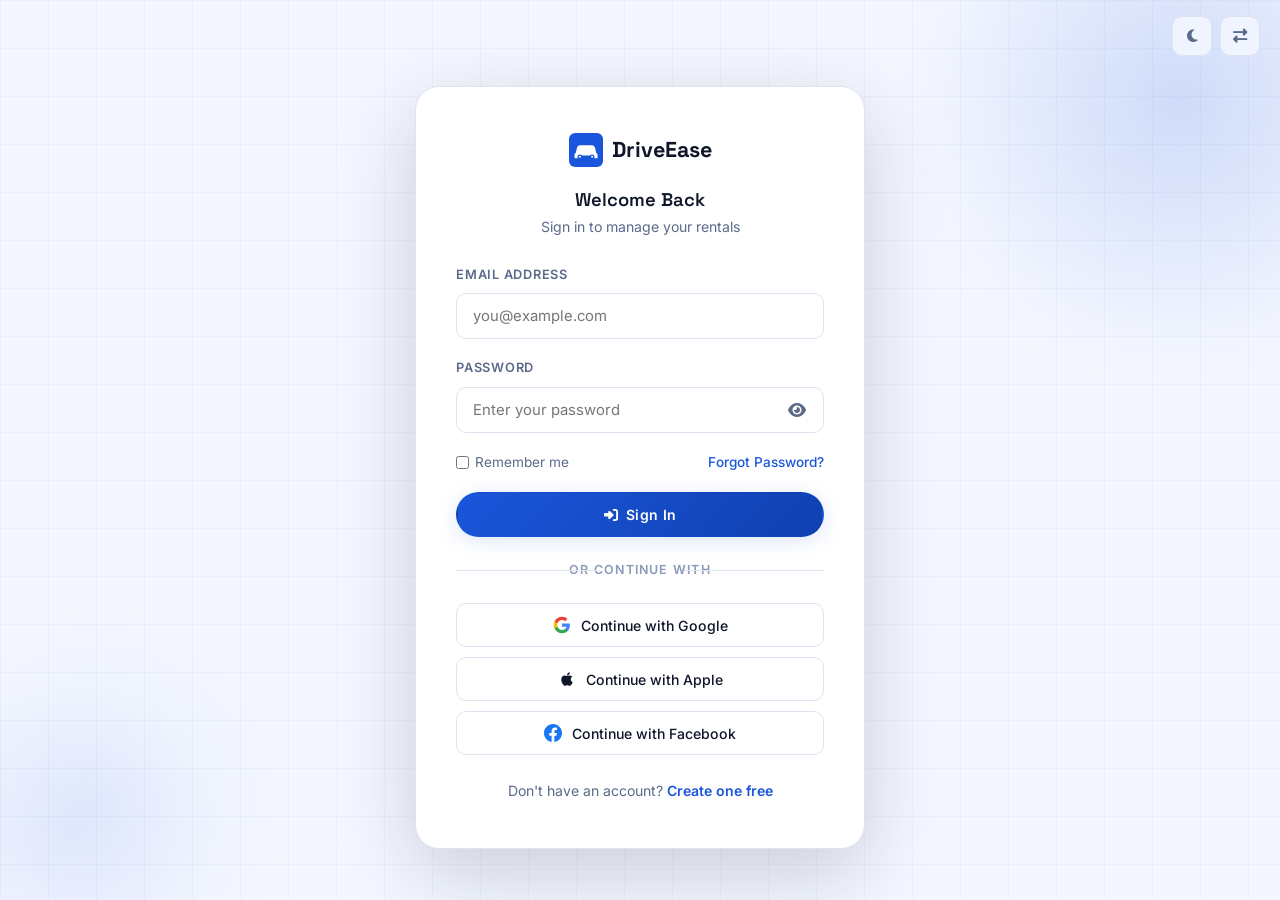
<file: login.html>
<!DOCTYPE html>
<html lang="en" dir="ltr">
<head>
    <meta charset="UTF-8">
    <meta name="viewport" content="width=device-width, initial-scale=1.0">
    <meta name="description" content="Sign in to your DriveEase account to manage bookings, view rental history, and access your customer dashboard.">
    <title>Sign In | DriveEase Car Rental</title>
    <link rel="icon" href="data:image/svg+xml,%3Csvg xmlns='http://www.w3.org/2000/svg' viewBox='0 0 100 100'%3E%3Crect width='100' height='100' rx='20' fill='%231A56DB'/%3E%3Cpath d='M20 58 L24 42 Q26 36 33 36 L67 36 Q74 36 76 42 L80 58 Q84 60 84 65 L84 72 Q84 74 82 74 L74 74 L74 70 Q74 66 70 66 L30 66 Q26 66 26 70 L26 74 L18 74 Q16 74 16 72 L16 65 Q16 60 20 58Z' fill='white'/%3E%3Ccircle cx='32' cy='70' r='7' fill='%231A56DB'/%3E%3Ccircle cx='32' cy='70' r='3' fill='white'/%3E%3Ccircle cx='68' cy='70' r='7' fill='%231A56DB'/%3E%3Ccircle cx='68' cy='70' r='3' fill='white'/%3E%3C/svg%3E">
    <link rel="stylesheet" href="https://cdnjs.cloudflare.com/ajax/libs/font-awesome/6.5.1/css/all.min.css">
    <link rel="stylesheet" href="style.css">
    <style>
        .auth-bg-grid {
            position: absolute;
            inset: 0;
            background-image: linear-gradient(rgba(26,86,219,0.04) 1px, transparent 1px),
                              linear-gradient(90deg, rgba(26,86,219,0.04) 1px, transparent 1px);
            background-size: 48px 48px;
            pointer-events: none;
        }
    </style>
</head>
<body>

<div class="auth-page" id="login-page">
    <!-- Top-right icons -->
    <div class="auth-top-icons">
        <button class="icon-btn dark-toggle" id="auth-dark-toggle" title="Toggle Dark Mode" aria-label="Toggle Dark Mode">
            <i class="fas fa-moon"></i>
        </button>
        <button class="icon-btn rtl-toggle" title="Toggle RTL" aria-label="Toggle RTL">
            <i class="fas fa-exchange-alt"></i>
        </button>
    </div>
    <!-- Background decorations -->
    <div class="auth-bg-grid"></div>
    <div style="position:absolute; width:500px; height:500px; border-radius:50%; background:radial-gradient(circle,rgba(26,86,219,0.1) 0%,transparent 70%); top:-150px; right:-150px; pointer-events:none;"></div>
    <div style="position:absolute; width:300px; height:300px; border-radius:50%; background:radial-gradient(circle,rgba(26,86,219,0.06) 0%,transparent 70%); bottom:-80px; left:-80px; pointer-events:none;"></div>

    <!-- Auth Card -->
    <div class="auth-card animate-on-scroll zoom-in">
        <!-- Logo -->
        <a href="index.html" class="auth-logo" id="login-logo">
            <svg width="34" height="34" viewBox="0 0 100 100" xmlns="http://www.w3.org/2000/svg">
                <rect width="100" height="100" rx="18" fill="var(--primary)"/>
                <path d="M20 58 L24 42 Q26 36 33 36 L67 36 Q74 36 76 42 L80 58 Q84 60 84 65 L84 72 Q84 74 82 74 L74 74 L74 70 Q74 66 70 66 L30 66 Q26 66 26 70 L26 74 L18 74 Q16 74 16 72 L16 65 Q16 60 20 58Z" fill="white"/>
                <circle cx="32" cy="70" r="7" fill="var(--primary)"/><circle cx="32" cy="70" r="3" fill="white"/>
                <circle cx="68" cy="70" r="7" fill="var(--primary)"/><circle cx="68" cy="70" r="3" fill="white"/>
            </svg>
            <span>DriveEase</span>
        </a>

        <h1 class="auth-title">Welcome Back</h1>
        <p class="auth-subtitle">Sign in to manage your rentals</p>

        <form class="auth-form" id="login-form" onsubmit="event.preventDefault(); window.location.href='dashboard.html';">
            <div class="form-group">
                <label class="form-label" for="login-email">Email Address</label>
                <input type="email" id="login-email" class="form-input" placeholder="you@example.com" required>
            </div>
            <div class="form-group">
                <label class="form-label" for="login-password">Password</label>
                <div class="input-wrapper">
                    <input type="password" id="login-password" class="form-input" placeholder="Enter your password" required>
                    <button type="button" class="toggle-password" aria-label="Toggle password visibility">
                        <i class="fa-solid fa-eye"></i>
                    </button>
                </div>
            </div>
            <div class="auth-row">
                <label style="display:flex; align-items:center; gap:6px; cursor:pointer; font-size:0.85rem;">
                    <input type="checkbox" style="accent-color:var(--primary);"> Remember me
                </label>
                <a href="#" style="color:var(--primary); font-size:0.85rem; font-weight:500;">Forgot Password?</a>
            </div>
            <button type="submit" class="btn btn-primary btn-full" id="login-submit">
                <i class="fas fa-sign-in-alt"></i> Sign In
            </button>
        </form>

        <div class="auth-divider">or continue with</div>

        <div style="display:flex; flex-direction:column; gap:10px;">
            <!-- Google -->
            <button class="btn-social" id="login-google">
                <svg width="18" height="18" viewBox="0 0 24 24">
                    <path d="M22.56 12.25c0-.78-.07-1.53-.2-2.25H12v4.26h5.92a5.06 5.06 0 01-2.2 3.32v2.77h3.57c2.08-1.92 3.28-4.74 3.28-8.1z" fill="#4285F4"/>
                    <path d="M12 23c2.97 0 5.46-.98 7.28-2.66l-3.57-2.77c-.98.66-2.23 1.06-3.71 1.06-2.86 0-5.29-1.93-6.16-4.53H2.18v2.84C3.99 20.53 7.7 23 12 23z" fill="#34A853"/>
                    <path d="M5.84 14.09c-.22-.66-.35-1.36-.35-2.09s.13-1.43.35-2.09V7.07H2.18C1.43 8.55 1 10.22 1 12s.43 3.45 1.18 4.93l2.85-2.22.81-.62z" fill="#FBBC05"/>
                    <path d="M12 5.38c1.62 0 3.06.56 4.21 1.64l3.15-3.15C17.45 2.09 14.97 1 12 1 7.7 1 3.99 3.47 2.18 7.07l3.66 2.84c.87-2.6 3.3-4.53 6.16-4.53z" fill="#EA4335"/>
                </svg>
                Continue with Google
            </button>
            <!-- Apple -->
            <button class="btn-social" id="login-apple">
                <svg width="18" height="18" viewBox="0 0 24 24" fill="currentColor">
                    <path d="M17.05 20.28c-.98.95-2.05.88-3.08.4-1.09-.5-2.08-.48-3.24 0-1.44.62-2.2.44-3.06-.4C2.79 15.25 3.51 7.59 9.05 7.31c1.35.07 2.29.74 3.08.8 1.18-.24 2.31-.93 3.57-.84 1.51.12 2.65.72 3.4 1.8-3.12 1.87-2.38 5.98.48 7.13-.57 1.5-1.31 2.99-2.54 4.09zM12.03 7.25c-.15-2.23 1.66-4.07 3.74-4.25.29 2.58-2.34 4.5-3.74 4.25z"/>
                </svg>
                Continue with Apple
            </button>
            <!-- Facebook -->
            <button class="btn-social" id="login-facebook">
                <svg width="18" height="18" viewBox="0 0 24 24" fill="#1877F2">
                    <path d="M24 12.073C24 5.405 18.627 0 12 0S0 5.405 0 12.073C0 18.1 4.388 23.094 10.125 24v-8.437H7.078v-3.49h3.047V9.41c0-3.025 1.792-4.697 4.533-4.697 1.313 0 2.686.236 2.686.236v2.97h-1.513c-1.491 0-1.956.93-1.956 1.887v2.267h3.328l-.532 3.49h-2.796V24C19.612 23.094 24 18.1 24 12.073z"/>
                </svg>
                Continue with Facebook
            </button>
        </div>

        <p class="auth-footer-text">Don't have an account? <a href="signup.html">Create one free</a></p>
    </div>
</div>

<script src="script.js"></script>
</body>
</html>
</file>
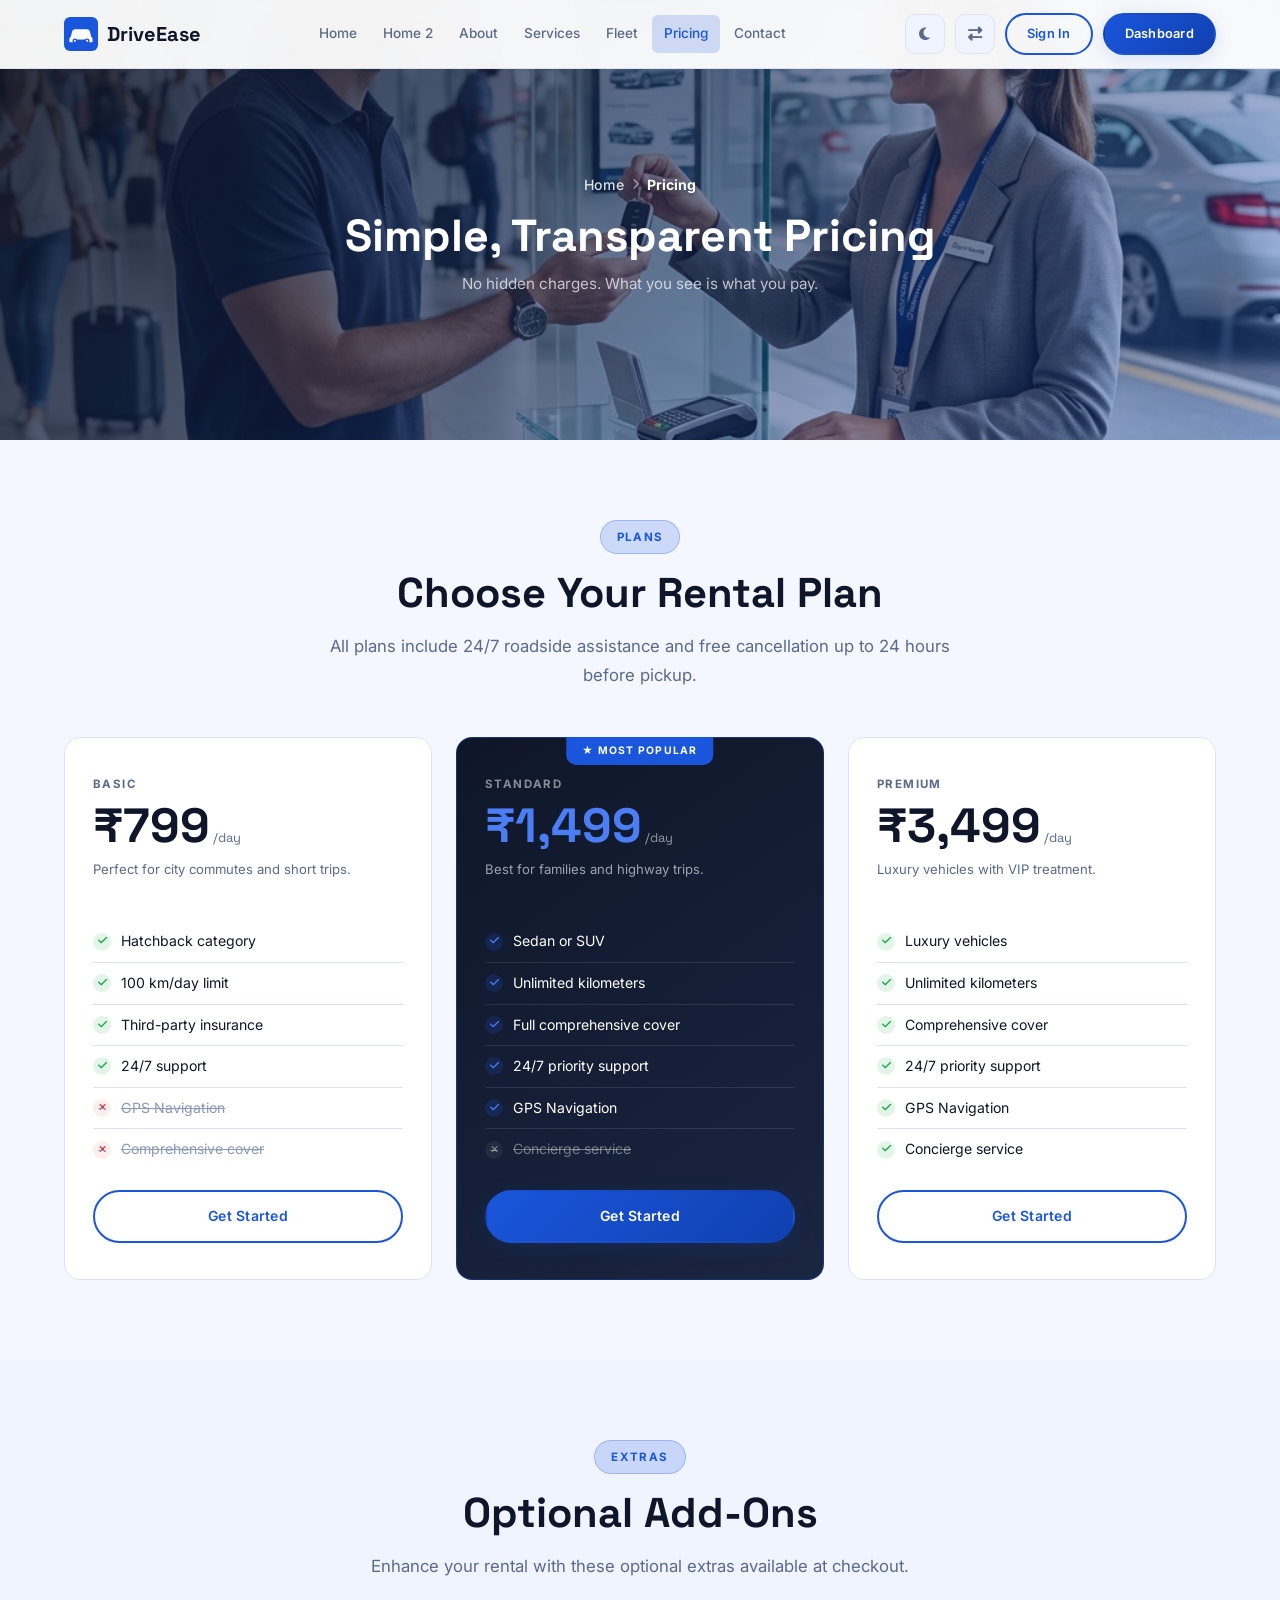
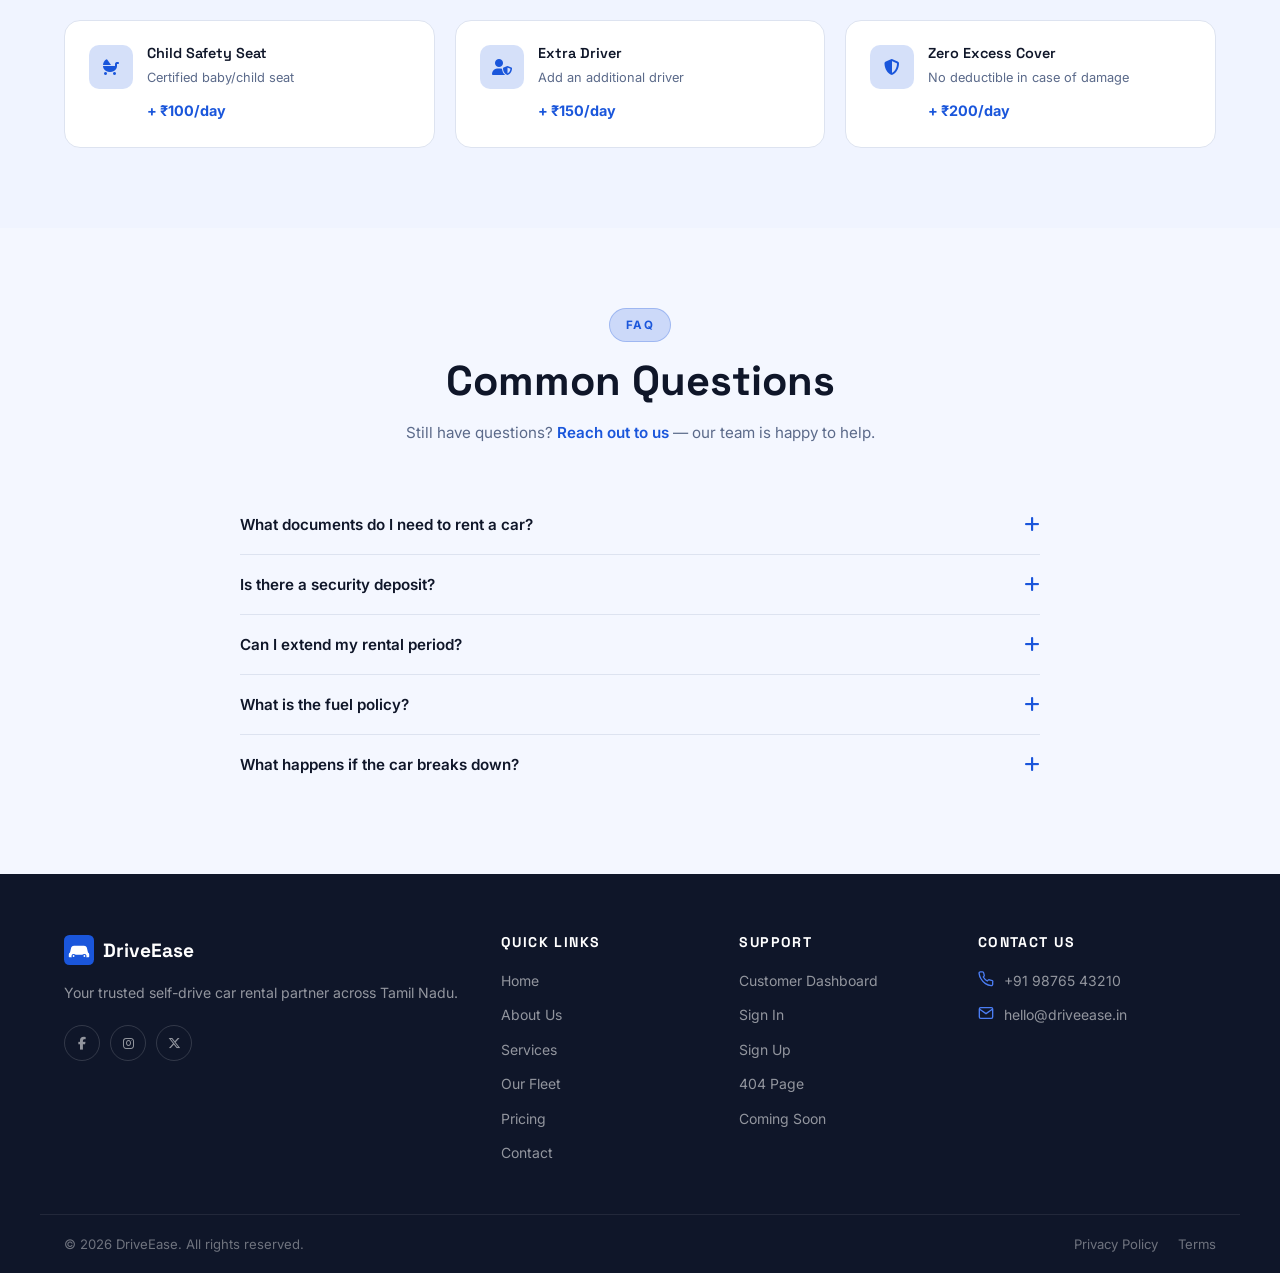
<file: pricing.html>
<!DOCTYPE html>
<html lang="en" dir="ltr">
<head>
    <meta charset="UTF-8">
    <meta name="viewport" content="width=device-width, initial-scale=1.0">
    <meta name="description" content="DriveEase Pricing — Simple transparent pricing for car rentals. Basic, Standard, and Premium plans. No hidden charges.">
    <title>Pricing | DriveEase Car Rental</title>
    <link rel="icon" href="data:image/svg+xml,%3Csvg xmlns='http://www.w3.org/2000/svg' viewBox='0 0 100 100'%3E%3Crect width='100' height='100' rx='20' fill='%231A56DB'/%3E%3Cpath d='M20 58 L24 42 Q26 36 33 36 L67 36 Q74 36 76 42 L80 58 Q84 60 84 65 L84 72 Q84 74 82 74 L74 74 L74 70 Q74 66 70 66 L30 66 Q26 66 26 70 L26 74 L18 74 Q16 74 16 72 L16 65 Q16 60 20 58Z' fill='white'/%3E%3Ccircle cx='32' cy='70' r='7' fill='%231A56DB'/%3E%3Ccircle cx='32' cy='70' r='3' fill='white'/%3E%3Ccircle cx='68' cy='70' r='7' fill='%231A56DB'/%3E%3Ccircle cx='68' cy='70' r='3' fill='white'/%3E%3C/svg%3E">
    <link rel="stylesheet" href="https://cdnjs.cloudflare.com/ajax/libs/font-awesome/6.5.1/css/all.min.css">
    <link rel="stylesheet" href="style.css">
    <style>
        .pricing-grid { display: grid; grid-template-columns: repeat(3, 1fr); gap: 24px; align-items: stretch; }
        .faq-item { border-bottom: 1px solid var(--border-light); }
        .faq-question {
            width: 100%; text-align: left; background: none; border: none;
            padding: 20px 0; display: flex; align-items: center; justify-content: space-between;
            font-size: 0.95rem; font-weight: 600; color: var(--text-dark); cursor: pointer;
            gap: 14px; transition: color 0.2s;
        }
        [dir="rtl"] .faq-question { text-align: right; }
        .faq-question:hover { color: var(--primary); }
        .faq-answer { font-size: 0.88rem; color: var(--text-muted); line-height: 1.7; padding-bottom: 20px; display: none; }
        .faq-item.open .faq-answer { display: block; }
        .faq-item.open .faq-icon { transform: rotate(45deg); }
        .faq-icon { flex-shrink: 0; transition: transform 0.3s ease; color: var(--primary); font-size: 1.1rem; }
        .add-on-grid { display: grid; grid-template-columns: repeat(3, 1fr); gap: 20px; }
        @media (max-width: 1024px) { .pricing-grid { grid-template-columns: 1fr; max-width: 440px; margin: 0 auto; } .add-on-grid { grid-template-columns: repeat(2, 1fr); } }
        @media (max-width: 640px) { .add-on-grid { grid-template-columns: 1fr; } }
    </style>
</head>
<body>

<!-- NAVBAR -->
<nav class="navbar">
    <div class="nav-inner">
        <a href="index.html" class="nav-logo">
            <svg width="34" height="34" viewBox="0 0 100 100" xmlns="http://www.w3.org/2000/svg"><rect width="100" height="100" rx="18" fill="var(--primary)"/><path d="M20 58 L24 42 Q26 36 33 36 L67 36 Q74 36 76 42 L80 58 Q84 60 84 65 L84 72 Q84 74 82 74 L74 74 L74 70 Q74 66 70 66 L30 66 Q26 66 26 70 L26 74 L18 74 Q16 74 16 72 L16 65 Q16 60 20 58Z" fill="white"/><circle cx="32" cy="70" r="7" fill="var(--primary)"/><circle cx="32" cy="70" r="3" fill="white"/><circle cx="68" cy="70" r="7" fill="var(--primary)"/><circle cx="68" cy="70" r="3" fill="white"/></svg>
            <span>DriveEase</span>
        </a>
        <div class="nav-links">
            <a href="index.html" class="nav-link">Home</a>
            <a href="home2.html" class="nav-link">Home 2</a>
            <a href="about.html" class="nav-link">About</a>
            <a href="services.html" class="nav-link">Services</a>
            <a href="fleet.html" class="nav-link">Fleet</a>
            <a href="pricing.html" class="nav-link active">Pricing</a>
            <a href="contact.html" class="nav-link">Contact</a>
        </div>
        <div class="nav-actions">
            <button class="icon-btn dark-toggle" title="Toggle Dark Mode" aria-label="Toggle Dark Mode"><i class="fas fa-moon"></i></button>
            <button class="icon-btn rtl-toggle" title="Toggle RTL" aria-label="Toggle RTL"><i class="fas fa-exchange-alt"></i></button>
            <a href="login.html" class="btn btn-secondary btn-sm">Sign In</a>
            <a href="dashboard.html" class="btn btn-primary btn-sm">Dashboard</a>
        </div>
        <button class="hamburger" id="hamburger" aria-label="Open menu"><span></span><span></span><span></span></button>
    </div>
    <div class="mobile-nav" id="mobile-nav">
        <a href="index.html" class="mobile-nav-link">Home</a><a href="home2.html" class="mobile-nav-link">Home 2</a><a href="about.html" class="mobile-nav-link">About</a><a href="services.html" class="mobile-nav-link">Services</a><a href="fleet.html" class="mobile-nav-link">Fleet</a><a href="pricing.html" class="mobile-nav-link active">Pricing</a><a href="contact.html" class="mobile-nav-link">Contact</a>
        <div class="mobile-nav-toggles" style="display:flex; gap:10px; padding:10px 0 4px; border-top:1px solid var(--border-light); margin-top:6px;">
            <button class="icon-btn dark-toggle" style="flex:1; justify-content:center; gap:8px; width:auto; height:40px; border-radius:var(--radius-md);" title="Toggle Dark Mode" aria-label="Toggle Dark Mode">
                <i class="fas fa-moon"></i> <span style="font-size:0.85rem; font-weight:600;">Dark Mode</span>
            </button>
            <button class="icon-btn rtl-toggle" style="flex:1; justify-content:center; gap:8px; width:auto; height:40px; border-radius:var(--radius-md);" title="Toggle RTL" aria-label="Toggle RTL">
                <i class="fas fa-exchange-alt"></i> <span style="font-size:0.85rem; font-weight:600;">RTL / LTR</span>
            </button>
        </div>
        <div class="mobile-nav-actions"><a href="login.html" class="btn btn-secondary">Sign In</a><a href="dashboard.html" class="btn btn-primary">Dashboard</a></div>
    </div>
</nav>

<!-- BANNER -->
<section class="page-banner">
    <div class="page-banner-bg" style="background-image:url('assets/banner_pricing_rental.png');"></div>
    <div class="page-banner-overlay"></div>
    <div class="page-banner-content">
        <div class="container">
            <nav class="breadcrumb" aria-label="Breadcrumb"><a href="index.html">Home</a><i class="fas fa-chevron-right" style="font-size:0.7rem;"></i><span>Pricing</span></nav>
            <h1 style="color:#FFFFFF; font-size:clamp(1.8rem,4vw,2.8rem); margin-bottom:8px;">Simple, Transparent Pricing</h1>
            <p style="color:rgba(255,255,255,0.7); font-size:0.95rem;">No hidden charges. What you see is what you pay.</p>
        </div>
    </div>
</section>

<!-- PRICING CARDS -->
<section class="section">
    <div class="container">
        <div class="text-center" style="margin-bottom:48px;">
            <div class="section-tag">Plans</div>
            <h2 class="section-title animate-on-scroll slide-up">Choose Your Rental Plan</h2>
            <p class="section-subtitle animate-on-scroll slide-up">All plans include 24/7 roadside assistance and free cancellation up to 24 hours before pickup.</p>
        </div>

        <div class="pricing-grid">
            <!-- Basic -->
            <div class="pricing-card animate-on-scroll slide-up">
                <div style="margin-bottom:20px;">
                    <div style="font-size:0.72rem; font-weight:700; text-transform:uppercase; letter-spacing:0.12em; color:var(--text-muted); margin-bottom:8px;">Basic</div>
                    <div class="price">₹799<span class="price-period"> /day</span></div>
                    <p style="font-size:0.82rem; color:var(--text-muted); margin-top:8px;">Perfect for city commutes and short trips.</p>
                </div>
                <div class="pricing-features">
                    <div class="pricing-feature"><div class="check-icon"><i class="fas fa-check" style="font-size:0.65rem;"></i></div>Hatchback category</div>
                    <div class="pricing-feature"><div class="check-icon"><i class="fas fa-check" style="font-size:0.65rem;"></i></div>100 km/day limit</div>
                    <div class="pricing-feature"><div class="check-icon"><i class="fas fa-check" style="font-size:0.65rem;"></i></div>Third-party insurance</div>
                    <div class="pricing-feature"><div class="check-icon"><i class="fas fa-check" style="font-size:0.65rem;"></i></div>24/7 support</div>
                    <div class="pricing-feature" style="color:var(--text-light); text-decoration:line-through;"><div style="width:18px; height:18px; border-radius:50%; background:rgba(220,38,38,0.08); display:flex; align-items:center; justify-content:center; flex-shrink:0; color:#DC2626;"><i class="fas fa-times" style="font-size:0.6rem;"></i></div>GPS Navigation</div>
                    <div class="pricing-feature" style="color:var(--text-light); text-decoration:line-through;"><div style="width:18px; height:18px; border-radius:50%; background:rgba(220,38,38,0.08); display:flex; align-items:center; justify-content:center; flex-shrink:0; color:#DC2626;"><i class="fas fa-times" style="font-size:0.6rem;"></i></div>Comprehensive cover</div>
                </div>
                <a href="signup.html" class="btn btn-secondary btn-full">Get Started</a>
            </div>

            <!-- Standard (Featured) -->
            <div class="pricing-card featured animate-on-scroll zoom-in">
                <div style="position:absolute; top:-1px; left:50%; transform:translateX(-50%); background:var(--primary); color:#fff; font-size:0.65rem; font-weight:700; padding:5px 16px; border-radius:0 0 10px 10px; letter-spacing:0.12em; text-transform:uppercase; white-space:nowrap;">★ Most Popular</div>
                <div style="margin-bottom:20px;">
                    <div style="font-size:0.72rem; font-weight:700; text-transform:uppercase; letter-spacing:0.12em; color:rgba(255,255,255,0.5); margin-bottom:8px;">Standard</div>
                    <div class="price">₹1,499<span class="price-period"> /day</span></div>
                    <p style="font-size:0.82rem; color:rgba(255,255,255,0.6); margin-top:8px;">Best for families and highway trips.</p>
                </div>
                <div class="pricing-features">
                    <div class="pricing-feature"><div class="check-icon" style="background:var(--primary-glow); color:var(--primary-light);"><i class="fas fa-check" style="font-size:0.65rem;"></i></div>Sedan or SUV</div>
                    <div class="pricing-feature"><div class="check-icon" style="background:var(--primary-glow); color:var(--primary-light);"><i class="fas fa-check" style="font-size:0.65rem;"></i></div>Unlimited kilometers</div>
                    <div class="pricing-feature"><div class="check-icon" style="background:var(--primary-glow); color:var(--primary-light);"><i class="fas fa-check" style="font-size:0.65rem;"></i></div>Full comprehensive cover</div>
                    <div class="pricing-feature"><div class="check-icon" style="background:var(--primary-glow); color:var(--primary-light);"><i class="fas fa-check" style="font-size:0.65rem;"></i></div>24/7 priority support</div>
                    <div class="pricing-feature"><div class="check-icon" style="background:var(--primary-glow); color:var(--primary-light);"><i class="fas fa-check" style="font-size:0.65rem;"></i></div>GPS Navigation</div>
                    <div class="pricing-feature" style="color:rgba(255,255,255,0.4) !important; text-decoration:line-through;"><div style="width:18px; height:18px; border-radius:50%; background:rgba(255,255,255,0.06); display:flex; align-items:center; justify-content:center; flex-shrink:0;"><i class="fas fa-times" style="font-size:0.6rem;"></i></div>Concierge service</div>
                </div>
                <a href="signup.html" class="btn btn-primary btn-full">Get Started</a>
            </div>

            <!-- Premium -->
            <div class="pricing-card animate-on-scroll slide-up">
                <div style="margin-bottom:20px;">
                    <div style="font-size:0.72rem; font-weight:700; text-transform:uppercase; letter-spacing:0.12em; color:var(--text-muted); margin-bottom:8px;">Premium</div>
                    <div class="price">₹3,499<span class="price-period"> /day</span></div>
                    <p style="font-size:0.82rem; color:var(--text-muted); margin-top:8px;">Luxury vehicles with VIP treatment.</p>
                </div>
                <div class="pricing-features">
                    <div class="pricing-feature"><div class="check-icon"><i class="fas fa-check" style="font-size:0.65rem;"></i></div>Luxury vehicles</div>
                    <div class="pricing-feature"><div class="check-icon"><i class="fas fa-check" style="font-size:0.65rem;"></i></div>Unlimited kilometers</div>
                    <div class="pricing-feature"><div class="check-icon"><i class="fas fa-check" style="font-size:0.65rem;"></i></div>Comprehensive cover</div>
                    <div class="pricing-feature"><div class="check-icon"><i class="fas fa-check" style="font-size:0.65rem;"></i></div>24/7 priority support</div>
                    <div class="pricing-feature"><div class="check-icon"><i class="fas fa-check" style="font-size:0.65rem;"></i></div>GPS Navigation</div>
                    <div class="pricing-feature"><div class="check-icon"><i class="fas fa-check" style="font-size:0.65rem;"></i></div>Concierge service</div>
                </div>
                <a href="signup.html" class="btn btn-secondary btn-full">Get Started</a>
            </div>
        </div>
    </div>
</section>

<!-- ADD-ONS -->
<section class="section" style="background:var(--surface-alt);">
    <div class="container">
        <div class="text-center" style="margin-bottom:40px;">
            <div class="section-tag">Extras</div>
            <h2 class="section-title animate-on-scroll slide-up">Optional Add-Ons</h2>
            <p class="section-subtitle animate-on-scroll slide-up">Enhance your rental with these optional extras available at checkout.</p>
        </div>
        <div class="add-on-grid">
            <div class="card animate-on-scroll slide-up" style="padding:24px; display:flex; gap:14px; align-items:flex-start;">
                <div style="width:44px; height:44px; background:var(--primary-glow); border-radius:var(--radius-md); display:flex; align-items:center; justify-content:center; color:var(--primary); flex-shrink:0;"><i class="fas fa-baby-carriage"></i></div>
                <div><h4 style="font-size:0.9rem; margin-bottom:5px;">Child Safety Seat</h4><p style="font-size:0.8rem; color:var(--text-muted);">Certified baby/child seat</p><div style="font-weight:700; color:var(--primary); font-size:0.9rem; margin-top:8px;">+ ₹100/day</div></div>
            </div>
            <div class="card animate-on-scroll slide-up" style="padding:24px; display:flex; gap:14px; align-items:flex-start;">
                <div style="width:44px; height:44px; background:var(--primary-glow); border-radius:var(--radius-md); display:flex; align-items:center; justify-content:center; color:var(--primary); flex-shrink:0;"><i class="fas fa-user-shield"></i></div>
                <div><h4 style="font-size:0.9rem; margin-bottom:5px;">Extra Driver</h4><p style="font-size:0.8rem; color:var(--text-muted);">Add an additional driver</p><div style="font-weight:700; color:var(--primary); font-size:0.9rem; margin-top:8px;">+ ₹150/day</div></div>
            </div>
            <div class="card animate-on-scroll slide-up" style="padding:24px; display:flex; gap:14px; align-items:flex-start;">
                <div style="width:44px; height:44px; background:var(--primary-glow); border-radius:var(--radius-md); display:flex; align-items:center; justify-content:center; color:var(--primary); flex-shrink:0;"><i class="fas fa-shield-alt"></i></div>
                <div><h4 style="font-size:0.9rem; margin-bottom:5px;">Zero Excess Cover</h4><p style="font-size:0.8rem; color:var(--text-muted);">No deductible in case of damage</p><div style="font-weight:700; color:var(--primary); font-size:0.9rem; margin-top:8px;">+ ₹200/day</div></div>
            </div>
        </div>
    </div>
</section>

<!-- FAQ -->
<section class="section">
    <div class="container">
        <div class="section-header text-center animate-on-scroll fade-in" style="max-width:650px; margin:0 auto 48px auto;">
            <div class="section-tag">FAQ</div>
            <h2 class="section-title">Common Questions</h2>
            <p style="color:var(--text-muted); font-size:0.95rem; line-height:1.75; margin-top:8px;">
                Still have questions? <a href="contact.html" style="color:var(--primary); font-weight:600;">Reach out to us</a> — our team is happy to help.
            </p>
        </div>
        <div style="max-width:800px; margin:0 auto;" class="animate-on-scroll slide-up">
            <div class="faq-item">
                <button class="faq-question" onclick="toggleFaq(this)">
                    What documents do I need to rent a car?
                    <i class="fas fa-plus faq-icon"></i>
                </button>
                <div class="faq-answer">You'll need a valid driving license (at least 1 year old), Aadhaar/PAN for identity, and a credit/debit card for the security deposit. International travelers need a valid passport and international driving permit.</div>
            </div>
            <div class="faq-item">
                <button class="faq-question" onclick="toggleFaq(this)">
                    Is there a security deposit?
                    <i class="fas fa-plus faq-icon"></i>
                </button>
                <div class="faq-answer">Yes, a refundable security deposit of ₹2,000–₹10,000 (depending on vehicle category) is collected at pickup. It is fully refunded within 3 working days after the vehicle is returned in good condition.</div>
            </div>
            <div class="faq-item">
                <button class="faq-question" onclick="toggleFaq(this)">
                    Can I extend my rental period?
                    <i class="fas fa-plus faq-icon"></i>
                </button>
                <div class="faq-answer">Absolutely! You can extend your rental through the customer dashboard or by calling our support team. Extensions are subject to vehicle availability and are charged at the standard daily rate.</div>
            </div>
            <div class="faq-item">
                <button class="faq-question" onclick="toggleFaq(this)">
                    What is the fuel policy?
                    <i class="fas fa-plus faq-icon"></i>
                </button>
                <div class="faq-answer">All vehicles are provided with a full tank. You are expected to return them with a full tank. If the vehicle is returned with less fuel, the cost difference plus a refueling charge of ₹100 will be deducted.</div>
            </div>
            <div class="faq-item" style="border-bottom:none;">
                <button class="faq-question" onclick="toggleFaq(this)">
                    What happens if the car breaks down?
                    <i class="fas fa-plus faq-icon"></i>
                </button>
                <div class="faq-answer">Our 24/7 roadside assistance team is available at all times. Call our support line and we'll dispatch help immediately. If the issue cannot be resolved quickly, we'll arrange a replacement vehicle at no extra cost.</div>
            </div>
        </div>
    </div>
</section>

<!-- FOOTER -->
<footer class="footer">
    <div class="footer-grid">
        <div class="footer-brand"><a href="index.html" class="footer-logo"><svg width="30" height="30" viewBox="0 0 100 100" xmlns="http://www.w3.org/2000/svg"><rect width="100" height="100" rx="18" fill="var(--primary)"/><path d="M20 58 L24 42 Q26 36 33 36 L67 36 Q74 36 76 42 L80 58 Q84 60 84 65 L84 72 Q84 74 82 74 L74 74 L74 70 Q74 66 70 66 L30 66 Q26 66 26 70 L26 74 L18 74 Q16 74 16 72 L16 65 Q16 60 20 58Z" fill="white"/><circle cx="32" cy="70" r="7" fill="var(--primary)"/><circle cx="32" cy="70" r="3" fill="white"/><circle cx="68" cy="70" r="7" fill="var(--primary)"/><circle cx="68" cy="70" r="3" fill="white"/></svg>DriveEase</a><p>Your trusted self-drive car rental partner across Tamil Nadu.</p><div class="footer-socials"><a href="#" class="footer-social-link" aria-label="Facebook"><i class="fab fa-facebook-f"></i></a><a href="#" class="footer-social-link" aria-label="Instagram"><i class="fab fa-instagram"></i></a><a href="#" class="footer-social-link" aria-label="X (Twitter)"><i class="fab fa-x-twitter"></i></a></div></div>
        <div class="footer-col"><h4>Quick Links</h4><div class="footer-links"><a href="index.html" class="footer-link">Home</a><a href="about.html" class="footer-link">About Us</a><a href="services.html" class="footer-link">Services</a><a href="fleet.html" class="footer-link">Our Fleet</a><a href="pricing.html" class="footer-link">Pricing</a><a href="contact.html" class="footer-link">Contact</a></div></div>
        <div class="footer-col"><h4>Support</h4><div class="footer-links"><a href="dashboard.html" class="footer-link">Customer Dashboard</a><a href="login.html" class="footer-link">Sign In</a><a href="signup.html" class="footer-link">Sign Up</a><a href="404.html" class="footer-link">404 Page</a><a href="coming-soon.html" class="footer-link">Coming Soon</a></div></div>
        <div class="footer-col"><h4>Contact Us</h4><div class="footer-contact-item"><svg xmlns="http://www.w3.org/2000/svg" width="16" height="16" viewBox="0 0 24 24" fill="none" stroke="currentColor" stroke-width="2"><path d="M22 16.92v3a2 2 0 0 1-2.18 2 19.79 19.79 0 0 1-8.63-3.07A19.5 19.5 0 0 1 4.69 12 19.79 19.79 0 0 1 1.61 3.5 2 2 0 0 1 3.6 1.32h3a2 2 0 0 1 2 1.72 12.84 12.84 0 0 0 .7 2.81 2 2 0 0 1-.45 2.11L7.91 9a16 16 0 0 0 6 6l1.27-1.27a2 2 0 0 1 2.11-.45 12.84 12.84 0 0 0 2.81.7A2 2 0 0 1 22 16.92z"/></svg>+91 98765 43210</div><div class="footer-contact-item"><svg xmlns="http://www.w3.org/2000/svg" width="16" height="16" viewBox="0 0 24 24" fill="none" stroke="currentColor" stroke-width="2"><path d="M4 4h16c1.1 0 2 .9 2 2v12c0 1.1-.9 2-2 2H4c-1.1 0-2-.9-2-2V6c0-1.1.9-2 2-2z"/><polyline points="22,6 12,13 2,6"/></svg>hello@driveease.in</div></div>
    </div>
    <div class="footer-bottom" style="max-width:1200px; margin:0 auto;"><p>© 2026 DriveEase. All rights reserved.</p><div class="footer-bottom-links"><a href="#">Privacy Policy</a><a href="#">Terms</a></div></div>
</footer>

<script src="script.js"></script>
<script>
function toggleFaq(btn) {
    const item = btn.closest('.faq-item');
    item.classList.toggle('open');
}
</script>
</body>
</html>
</file>
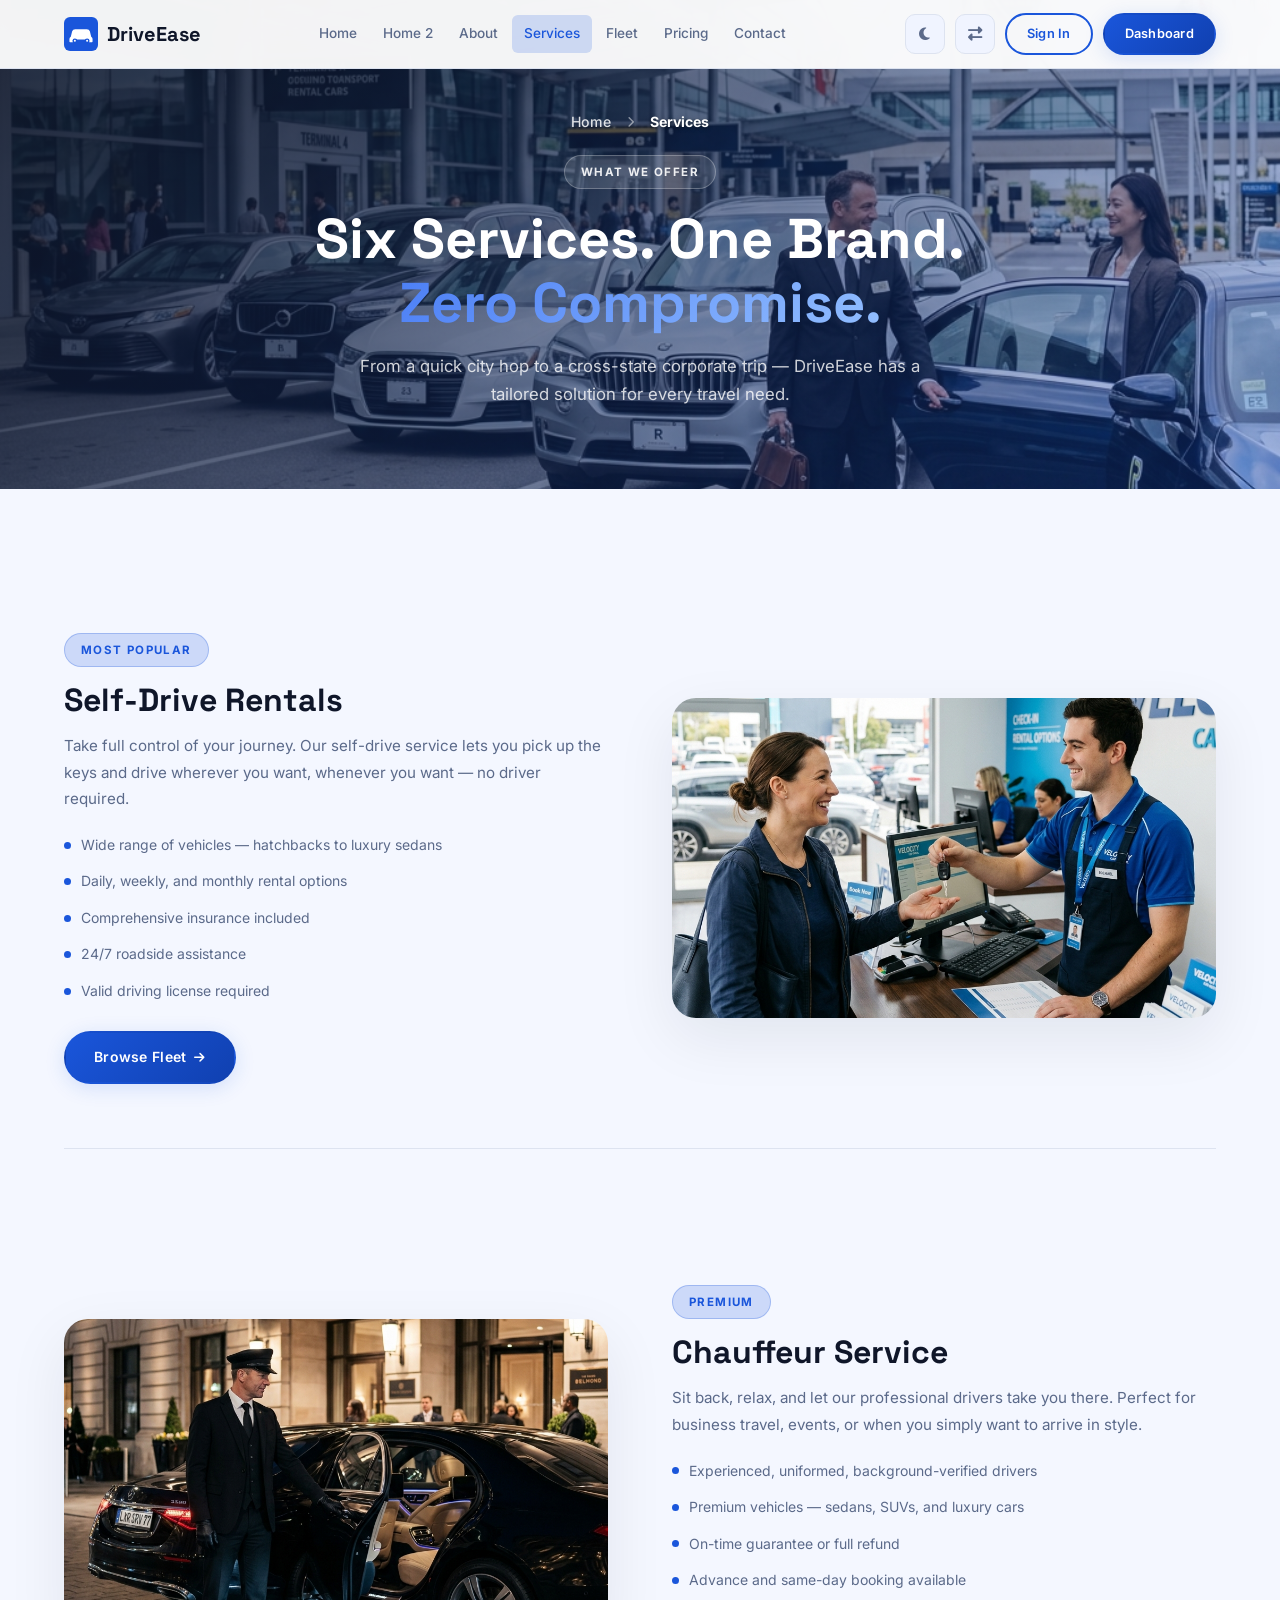
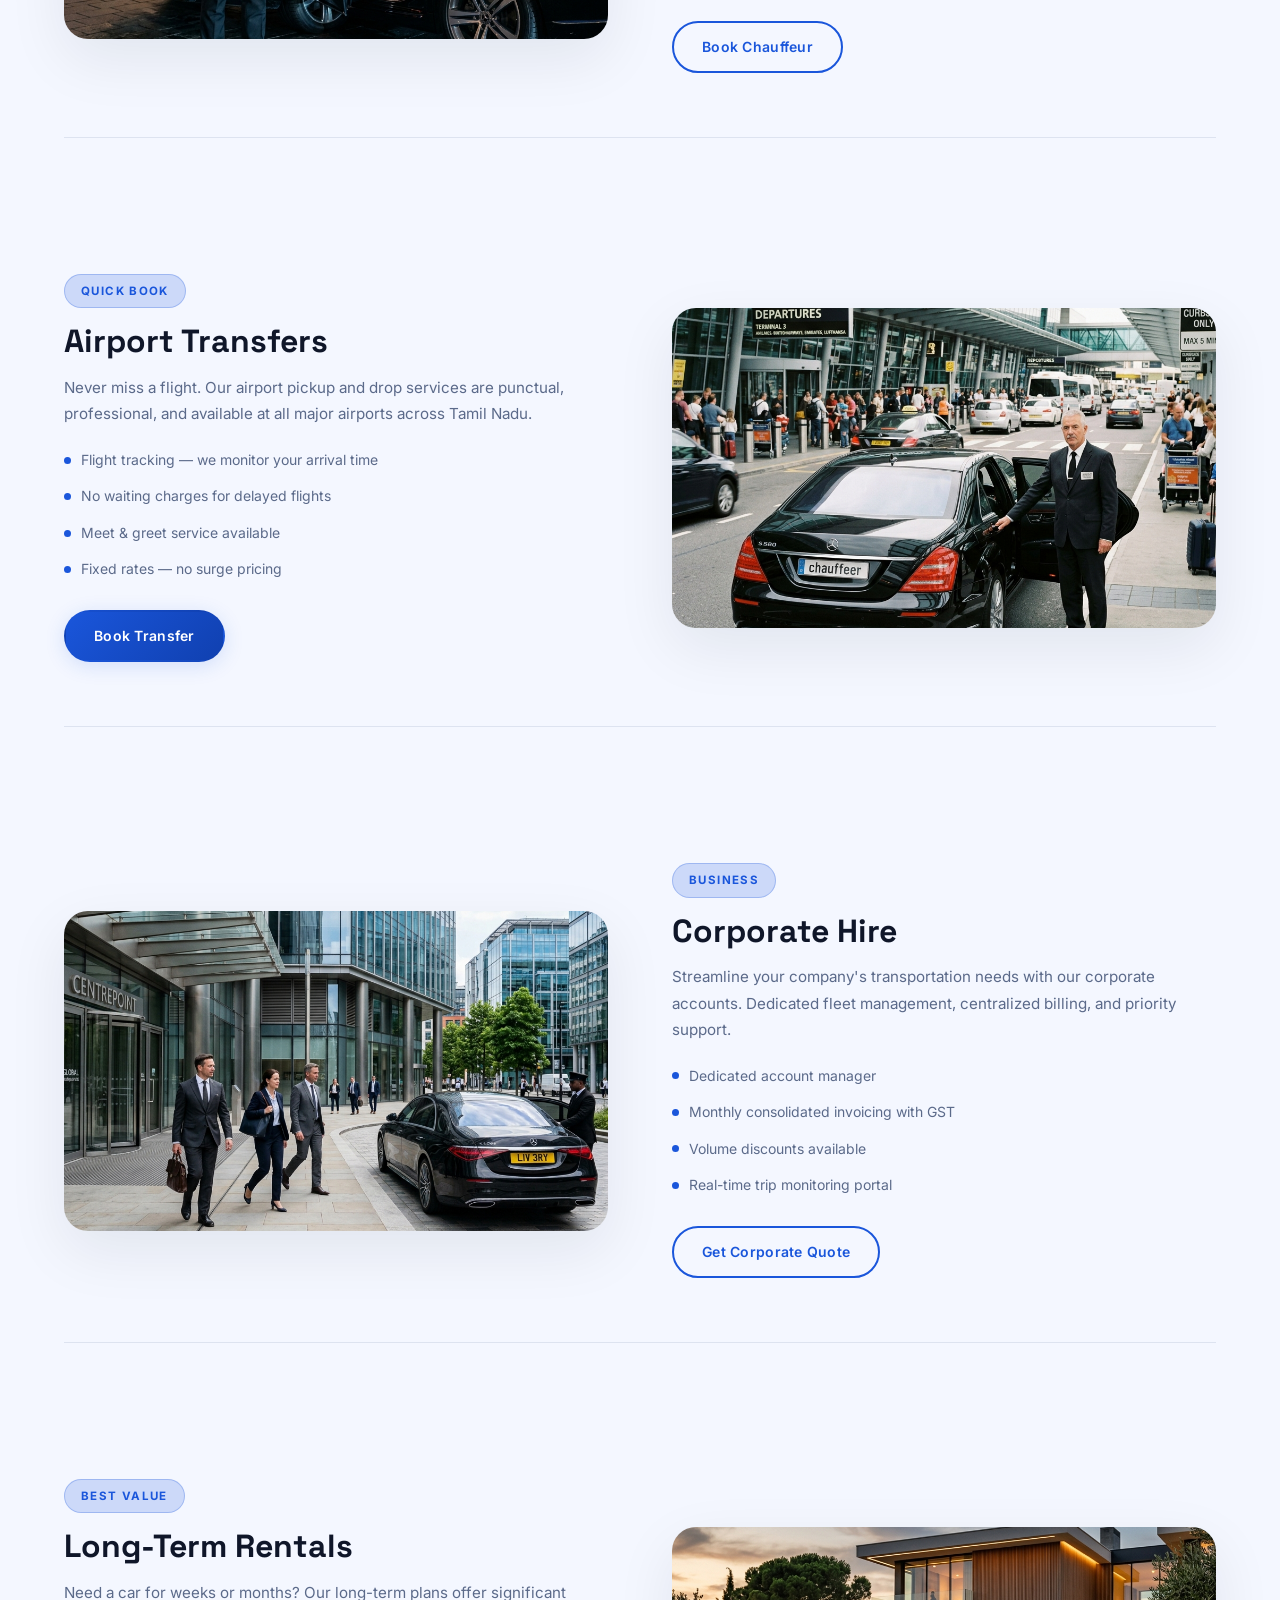
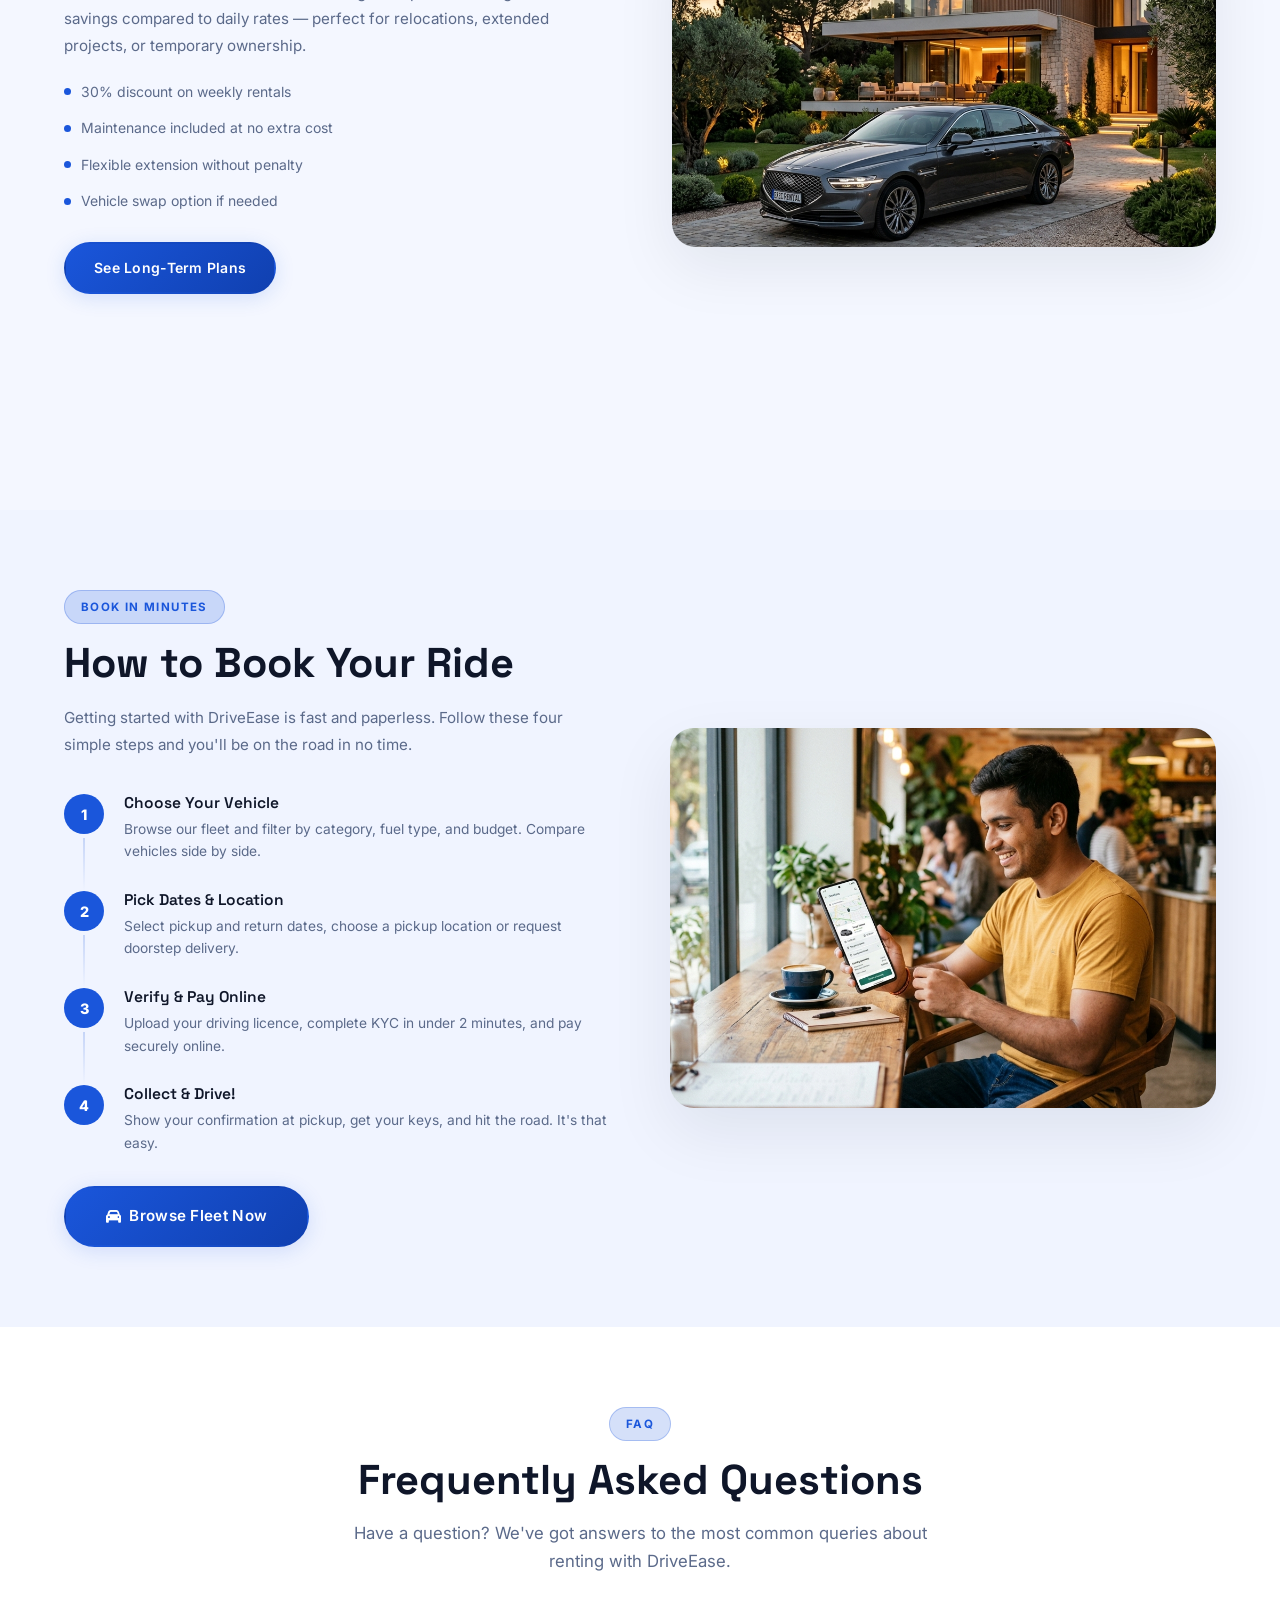
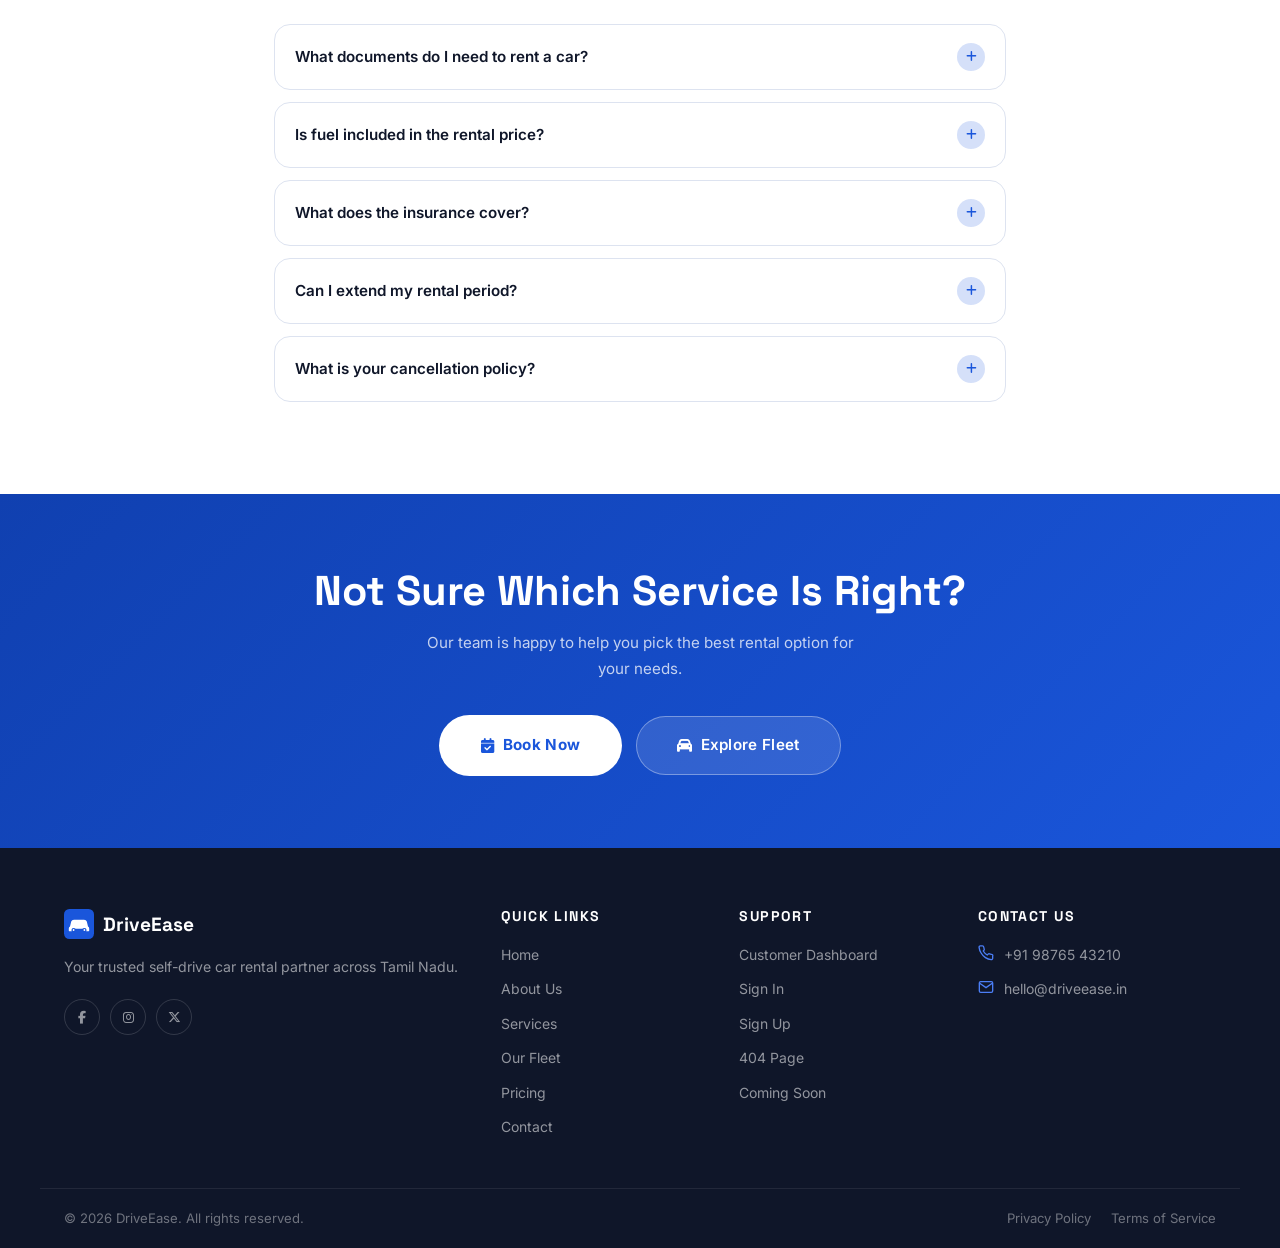
<file: services.html>
<!DOCTYPE html>
<html lang="en" dir="ltr">
<head>
    <meta charset="UTF-8">
    <meta name="viewport" content="width=device-width, initial-scale=1.0">
    <meta name="description" content="DriveEase Services — Self-drive, Chauffeur, Airport Transfer, Corporate Hire, Long-term Rentals. Professional car rental solutions for every need.">
    <title>Services | DriveEase Car Rental</title>
    <link rel="icon" href="data:image/svg+xml,%3Csvg xmlns='http://www.w3.org/2000/svg' viewBox='0 0 100 100'%3E%3Crect width='100' height='100' rx='20' fill='%231A56DB'/%3E%3Cpath d='M20 58 L24 42 Q26 36 33 36 L67 36 Q74 36 76 42 L80 58 Q84 60 84 65 L84 72 Q84 74 82 74 L74 74 L74 70 Q74 66 70 66 L30 66 Q26 66 26 70 L26 74 L18 74 Q16 74 16 72 L16 65 Q16 60 20 58Z' fill='white'/%3E%3Ccircle cx='32' cy='70' r='7' fill='%231A56DB'/%3E%3Ccircle cx='32' cy='70' r='3' fill='white'/%3E%3Ccircle cx='68' cy='70' r='7' fill='%231A56DB'/%3E%3Ccircle cx='68' cy='70' r='3' fill='white'/%3E%3C/svg%3E">
    <link rel="stylesheet" href="https://cdnjs.cloudflare.com/ajax/libs/font-awesome/6.5.1/css/all.min.css">
    <link rel="stylesheet" href="style.css">
    <style>
        .service-block {
            display: grid;
            grid-template-columns: 1fr 1fr;
            gap: 64px;
            align-items: center;
            padding: 64px 0;
            border-bottom: 1px solid var(--border-light);
        }
        .service-block:last-of-type { border-bottom: none; }
        .service-block.reverse { direction: rtl; }
        .service-block.reverse > * { direction: ltr; }
        [dir="rtl"] .service-block.reverse { direction: ltr; }
        [dir="rtl"] .service-block.reverse > * { direction: rtl; }
        .service-img {
            border-radius: var(--radius-xl);
            overflow: hidden;
            box-shadow: 0 20px 60px var(--shadow-base);
        }
        .service-img img {
            width: 100%; height: 320px; object-fit: cover;
            transition: transform 0.5s ease;
        }
        .service-img:hover img { transform: scale(1.04); }
        .service-feature-list { display: flex; flex-direction: column; gap: 12px; margin: 20px 0 28px; }
        .service-feature-item {
            display: flex; align-items: center; gap: 10px;
            font-size: 0.875rem; color: var(--text-muted);
        }
        .service-feature-dot {
            width: 7px; height: 7px; border-radius: 50%;
            background: var(--primary); flex-shrink: 0;
        }
        @media (max-width: 1024px) {
            .service-block { grid-template-columns: 1fr; gap: 28px; text-align: center; direction: ltr !important; }
            .service-block > * { direction: ltr !important; }
            .service-feature-list { display: inline-flex; flex-direction: column; align-items: flex-start; margin: 20px auto 28px; text-align: left; }
            .service-block .section-tag { margin-left: auto; margin-right: auto; }
            .service-block .btn { margin-left: auto; margin-right: auto; display: inline-flex; }
        }
    </style>
</head>
<body>

<!-- NAVBAR -->
<nav class="navbar">
    <div class="nav-inner">
        <a href="index.html" class="nav-logo">
            <svg width="34" height="34" viewBox="0 0 100 100" xmlns="http://www.w3.org/2000/svg"><rect width="100" height="100" rx="18" fill="var(--primary)"/><path d="M20 58 L24 42 Q26 36 33 36 L67 36 Q74 36 76 42 L80 58 Q84 60 84 65 L84 72 Q84 74 82 74 L74 74 L74 70 Q74 66 70 66 L30 66 Q26 66 26 70 L26 74 L18 74 Q16 74 16 72 L16 65 Q16 60 20 58Z" fill="white"/><circle cx="32" cy="70" r="7" fill="var(--primary)"/><circle cx="32" cy="70" r="3" fill="white"/><circle cx="68" cy="70" r="7" fill="var(--primary)"/><circle cx="68" cy="70" r="3" fill="white"/></svg>
            <span>DriveEase</span>
        </a>
        <div class="nav-links">
            <a href="index.html" class="nav-link">Home</a>
            <a href="home2.html" class="nav-link">Home 2</a>
            <a href="about.html" class="nav-link">About</a>
            <a href="services.html" class="nav-link active">Services</a>
            <a href="fleet.html" class="nav-link">Fleet</a>
            <a href="pricing.html" class="nav-link">Pricing</a>
            <a href="contact.html" class="nav-link">Contact</a>
        </div>
        <div class="nav-actions">
            <button class="icon-btn dark-toggle" title="Toggle Dark Mode" aria-label="Toggle Dark Mode"><i class="fas fa-moon"></i></button>
            <button class="icon-btn rtl-toggle" title="Toggle RTL" aria-label="Toggle RTL"><i class="fas fa-exchange-alt"></i></button>
            <a href="login.html" class="btn btn-secondary btn-sm">Sign In</a>
            <a href="dashboard.html" class="btn btn-primary btn-sm">Dashboard</a>
        </div>
        <button class="hamburger" id="hamburger" aria-label="Open menu"><span></span><span></span><span></span></button>
    </div>
    <div class="mobile-nav" id="mobile-nav">
        <a href="index.html" class="mobile-nav-link">Home</a>
        <a href="home2.html" class="mobile-nav-link">Home 2</a>
        <a href="about.html" class="mobile-nav-link">About</a>
        <a href="services.html" class="mobile-nav-link active">Services</a>
        <a href="fleet.html" class="mobile-nav-link">Fleet</a>
        <a href="pricing.html" class="mobile-nav-link">Pricing</a>
        <a href="contact.html" class="mobile-nav-link">Contact</a>
        <div class="mobile-nav-toggles" style="display:flex; gap:10px; padding:10px 0 4px; border-top:1px solid var(--border-light); margin-top:6px;">
            <button class="icon-btn dark-toggle" style="flex:1; justify-content:center; gap:8px; width:auto; height:40px; border-radius:var(--radius-md);" title="Toggle Dark Mode" aria-label="Toggle Dark Mode">
                <i class="fas fa-moon"></i> <span style="font-size:0.85rem; font-weight:600;">Dark Mode</span>
            </button>
            <button class="icon-btn rtl-toggle" style="flex:1; justify-content:center; gap:8px; width:auto; height:40px; border-radius:var(--radius-md);" title="Toggle RTL" aria-label="Toggle RTL">
                <i class="fas fa-exchange-alt"></i> <span style="font-size:0.85rem; font-weight:600;">RTL / LTR</span>
            </button>
        </div>
        <div class="mobile-nav-actions">
            <a href="login.html" class="btn btn-secondary">Sign In</a>
            <a href="dashboard.html" class="btn btn-primary">Dashboard</a>
        </div>
    </div>
</nav>

<!-- BANNER / HERO -->
<section class="page-banner">
    <div class="page-banner-bg" style="background-image:url('assets/banner_services_rental.png');"></div>
    <div class="page-banner-overlay"></div>
    <div class="page-banner-content text-center">
        <div class="container" style="max-width:780px; margin:0 auto;">
            <nav class="breadcrumb" aria-label="Breadcrumb" style="justify-content:center; margin-bottom:20px;">
                <a href="index.html">Home</a>
                <i class="fas fa-chevron-right" style="font-size:0.7rem; margin:0 8px;"></i>
                <span>Services</span>
            </nav>
            <div class="section-tag" style="color:rgba(255,255,255,0.9); border-color:rgba(255,255,255,0.25); background:rgba(255,255,255,0.12); margin-bottom:18px;">What We Offer</div>
            <h1 style="color:#FFFFFF; font-size:clamp(2.2rem,5vw,3.5rem); margin-bottom:16px; line-height:1.15;" class="animate-on-scroll slide-up">
                Six Services. One Brand.<br>
                <span style="background:linear-gradient(135deg,var(--primary-light),#93BFFF); -webkit-background-clip:text; background-clip:text; -webkit-text-fill-color:transparent;">Zero Compromise.</span>
            </h1>
            <p style="color:rgba(255,255,255,0.8); font-size:1.05rem; line-height:1.7; margin:0 auto; max-width:600px;" class="animate-on-scroll slide-up">
                From a quick city hop to a cross-state corporate trip — DriveEase has a tailored solution for every travel need.
            </p>
        </div>
    </div>
</section>

<!-- SERVICES -->
<section class="section">
    <div class="container">

        <!-- Self Drive -->
        <div class="service-block">
            <div class="animate-on-scroll slide-right">
                <div class="section-tag">Most Popular</div>
                <h2 style="font-size:clamp(1.4rem,3vw,2rem); margin-bottom:14px;">Self-Drive Rentals</h2>
                <p style="color:var(--text-muted); font-size:0.95rem; line-height:1.75; margin-bottom:16px;">
                    Take full control of your journey. Our self-drive service lets you pick up the keys and drive wherever you want, whenever you want — no driver required.
                </p>
                <div class="service-feature-list">
                    <div class="service-feature-item"><div class="service-feature-dot"></div>Wide range of vehicles — hatchbacks to luxury sedans</div>
                    <div class="service-feature-item"><div class="service-feature-dot"></div>Daily, weekly, and monthly rental options</div>
                    <div class="service-feature-item"><div class="service-feature-dot"></div>Comprehensive insurance included</div>
                    <div class="service-feature-item"><div class="service-feature-dot"></div>24/7 roadside assistance</div>
                    <div class="service-feature-item"><div class="service-feature-dot"></div>Valid driving license required</div>
                </div>
                <a href="fleet.html" class="btn btn-primary">Browse Fleet <i class="fas fa-arrow-right" style="font-size:0.75rem;"></i></a>
            </div>
            <div class="service-img animate-on-scroll slide-left">
                <img src="assets/service_selfdrve.png" alt="Self-drive car rental service">
            </div>
        </div>

        <!-- Chauffeur -->
        <div class="service-block reverse">
            <div class="animate-on-scroll slide-left">
                <div class="section-tag">Premium</div>
                <h2 style="font-size:clamp(1.4rem,3vw,2rem); margin-bottom:14px;">Chauffeur Service</h2>
                <p style="color:var(--text-muted); font-size:0.95rem; line-height:1.75; margin-bottom:16px;">
                    Sit back, relax, and let our professional drivers take you there. Perfect for business travel, events, or when you simply want to arrive in style.
                </p>
                <div class="service-feature-list">
                    <div class="service-feature-item"><div class="service-feature-dot"></div>Experienced, uniformed, background-verified drivers</div>
                    <div class="service-feature-item"><div class="service-feature-dot"></div>Premium vehicles — sedans, SUVs, and luxury cars</div>
                    <div class="service-feature-item"><div class="service-feature-dot"></div>On-time guarantee or full refund</div>
                    <div class="service-feature-item"><div class="service-feature-dot"></div>Advance and same-day booking available</div>
                </div>
                <a href="contact.html" class="btn btn-secondary">Book Chauffeur</a>
            </div>
            <div class="service-img animate-on-scroll slide-right">
                <img src="assets/service_chauffeur.png" alt="Chauffeur service">
            </div>
        </div>

        <!-- Airport Transfer -->
        <div class="service-block">
            <div class="animate-on-scroll slide-right">
                <div class="section-tag">Quick Book</div>
                <h2 style="font-size:clamp(1.4rem,3vw,2rem); margin-bottom:14px;">Airport Transfers</h2>
                <p style="color:var(--text-muted); font-size:0.95rem; line-height:1.75; margin-bottom:16px;">
                    Never miss a flight. Our airport pickup and drop services are punctual, professional, and available at all major airports across Tamil Nadu.
                </p>
                <div class="service-feature-list">
                    <div class="service-feature-item"><div class="service-feature-dot"></div>Flight tracking — we monitor your arrival time</div>
                    <div class="service-feature-item"><div class="service-feature-dot"></div>No waiting charges for delayed flights</div>
                    <div class="service-feature-item"><div class="service-feature-dot"></div>Meet & greet service available</div>
                    <div class="service-feature-item"><div class="service-feature-dot"></div>Fixed rates — no surge pricing</div>
                </div>
                <a href="contact.html" class="btn btn-primary">Book Transfer</a>
            </div>
            <div class="service-img animate-on-scroll slide-left">
                <img src="assets/service_airport.png" alt="Airport transfer service">
            </div>
        </div>

        <!-- Corporate -->
        <div class="service-block reverse">
            <div class="animate-on-scroll slide-left">
                <div class="section-tag">Business</div>
                <h2 style="font-size:clamp(1.4rem,3vw,2rem); margin-bottom:14px;">Corporate Hire</h2>
                <p style="color:var(--text-muted); font-size:0.95rem; line-height:1.75; margin-bottom:16px;">
                    Streamline your company's transportation needs with our corporate accounts. Dedicated fleet management, centralized billing, and priority support.
                </p>
                <div class="service-feature-list">
                    <div class="service-feature-item"><div class="service-feature-dot"></div>Dedicated account manager</div>
                    <div class="service-feature-item"><div class="service-feature-dot"></div>Monthly consolidated invoicing with GST</div>
                    <div class="service-feature-item"><div class="service-feature-dot"></div>Volume discounts available</div>
                    <div class="service-feature-item"><div class="service-feature-dot"></div>Real-time trip monitoring portal</div>
                </div>
                <a href="contact.html" class="btn btn-secondary">Get Corporate Quote</a>
            </div>
            <div class="service-img animate-on-scroll slide-right">
                <img src="assets/service_corporate.png" alt="Corporate car hire">
            </div>
        </div>

        <!-- Long Term -->
        <div class="service-block">
            <div class="animate-on-scroll slide-right">
                <div class="section-tag">Best Value</div>
                <h2 style="font-size:clamp(1.4rem,3vw,2rem); margin-bottom:14px;">Long-Term Rentals</h2>
                <p style="color:var(--text-muted); font-size:0.95rem; line-height:1.75; margin-bottom:16px;">
                    Need a car for weeks or months? Our long-term plans offer significant savings compared to daily rates — perfect for relocations, extended projects, or temporary ownership.
                </p>
                <div class="service-feature-list">
                    <div class="service-feature-item"><div class="service-feature-dot"></div>30% discount on weekly rentals</div>
                    <div class="service-feature-item"><div class="service-feature-dot"></div>Maintenance included at no extra cost</div>
                    <div class="service-feature-item"><div class="service-feature-dot"></div>Flexible extension without penalty</div>
                    <div class="service-feature-item"><div class="service-feature-dot"></div>Vehicle swap option if needed</div>
                </div>
                <a href="pricing.html" class="btn btn-primary">See Long-Term Plans</a>
            </div>
            <div class="service-img animate-on-scroll slide-left">
                <img src="assets/service_longterm.png" alt="Long-term car rental service">
            </div>
        </div>

    </div>
</section>

<!-- HOW TO BOOK -->
<section class="section" style="background:var(--surface-alt);">
    <div class="container">
        <div class="about-split-grid">
            <div class="animate-on-scroll slide-right">
                <div class="section-tag">Book in Minutes</div>
                <h2 class="section-title" style="margin-bottom:16px;">How to Book Your Ride</h2>
                <p style="color:var(--text-muted); font-size:0.95rem; line-height:1.78; margin-bottom:36px;">
                    Getting started with DriveEase is fast and paperless. Follow these four simple steps and you'll be on the road in no time.
                </p>
                <div style="display:flex; flex-direction:column; gap:0;">
                    <div style="display:flex; align-items:flex-start; gap:20px; padding-bottom:28px; position:relative;">
                        <div style="position:absolute; left:19px; top:44px; bottom:0; width:2px; background:linear-gradient(180deg,var(--primary),transparent); opacity:0.2;"></div>
                        <div style="width:40px; height:40px; border-radius:50%; background:var(--primary); color:#fff; display:flex; align-items:center; justify-content:center; font-weight:800; font-size:0.9rem; flex-shrink:0; position:relative; z-index:1;">1</div>
                        <div>
                            <h4 style="font-size:0.97rem; margin-bottom:5px;">Choose Your Vehicle</h4>
                            <p style="font-size:0.86rem; color:var(--text-muted); line-height:1.65;">Browse our fleet and filter by category, fuel type, and budget. Compare vehicles side by side.</p>
                        </div>
                    </div>
                    <div style="display:flex; align-items:flex-start; gap:20px; padding-bottom:28px; position:relative;">
                        <div style="position:absolute; left:19px; top:44px; bottom:0; width:2px; background:linear-gradient(180deg,var(--primary),transparent); opacity:0.2;"></div>
                        <div style="width:40px; height:40px; border-radius:50%; background:var(--primary); color:#fff; display:flex; align-items:center; justify-content:center; font-weight:800; font-size:0.9rem; flex-shrink:0; position:relative; z-index:1;">2</div>
                        <div>
                            <h4 style="font-size:0.97rem; margin-bottom:5px;">Pick Dates & Location</h4>
                            <p style="font-size:0.86rem; color:var(--text-muted); line-height:1.65;">Select pickup and return dates, choose a pickup location or request doorstep delivery.</p>
                        </div>
                    </div>
                    <div style="display:flex; align-items:flex-start; gap:20px; padding-bottom:28px; position:relative;">
                        <div style="position:absolute; left:19px; top:44px; bottom:0; width:2px; background:linear-gradient(180deg,var(--primary),transparent); opacity:0.2;"></div>
                        <div style="width:40px; height:40px; border-radius:50%; background:var(--primary); color:#fff; display:flex; align-items:center; justify-content:center; font-weight:800; font-size:0.9rem; flex-shrink:0; position:relative; z-index:1;">3</div>
                        <div>
                            <h4 style="font-size:0.97rem; margin-bottom:5px;">Verify & Pay Online</h4>
                            <p style="font-size:0.86rem; color:var(--text-muted); line-height:1.65;">Upload your driving licence, complete KYC in under 2 minutes, and pay securely online.</p>
                        </div>
                    </div>
                    <div style="display:flex; align-items:flex-start; gap:20px;">
                        <div style="width:40px; height:40px; border-radius:50%; background:var(--primary); color:#fff; display:flex; align-items:center; justify-content:center; font-weight:800; font-size:0.9rem; flex-shrink:0;">4</div>
                        <div>
                            <h4 style="font-size:0.97rem; margin-bottom:5px;">Collect & Drive!</h4>
                            <p style="font-size:0.86rem; color:var(--text-muted); line-height:1.65;">Show your confirmation at pickup, get your keys, and hit the road. It's that easy.</p>
                        </div>
                    </div>
                </div>
                <div style="margin-top:32px;">
                    <a href="fleet.html" class="btn btn-primary btn-lg"><i class="fas fa-car"></i> Browse Fleet Now</a>
                </div>
            </div>
            <div class="animate-on-scroll slide-left" style="border-radius:var(--radius-xl); overflow:hidden; box-shadow:0 24px 64px var(--shadow-base);">
                <img src="assets/services_process.png" alt="Booking a car on phone" style="width:100%; max-height:380px; object-fit:cover; display:block;">
            </div>
        </div>
    </div>
</section>

<!-- FAQ SECTION -->
<section class="section" style="background:var(--surface);">
    <div class="container" style="max-width:780px;">
        <div class="text-center" style="margin-bottom:48px;">
            <div class="section-tag">FAQ</div>
            <h2 class="section-title animate-on-scroll slide-up">Frequently Asked Questions</h2>
            <p class="section-subtitle animate-on-scroll slide-up">Have a question? We've got answers to the most common queries about renting with DriveEase.</p>
        </div>
        <style>
            .faq-item { border:1px solid var(--border-light); border-radius:var(--radius-lg); margin-bottom:12px; overflow:hidden; }
            .faq-q { display:flex; justify-content:space-between; align-items:center; gap:16px; padding:18px 20px; cursor:pointer; font-weight:600; font-size:0.95rem; color:var(--text-dark); transition:background 0.2s; user-select:none; }
            .faq-q:hover { background:var(--surface-alt); }
            .faq-q .faq-title { flex:1; padding-right:4px; line-height:1.45; }
            .faq-q .faq-icon { width:28px; height:28px; border-radius:50%; background:var(--primary-glow); color:var(--primary); display:flex; align-items:center; justify-content:center; flex-shrink:0; transition:transform 0.3s ease; font-size:0.75rem; margin-left:auto; }
            .faq-a { max-height:0; overflow:hidden; transition:max-height 0.4s ease, padding 0.3s ease; font-size:0.9rem; color:var(--text-muted); line-height:1.75; padding:0 20px; }
            .faq-item.open .faq-a { max-height:220px; padding:0 20px 20px; }
            .faq-item.open .faq-icon { transform:rotate(45deg); background:var(--primary); color:#fff; }
            .faq-item.open .faq-q { background:var(--surface-alt); }
        </style>
        <div class="faq-item animate-on-scroll slide-up" onclick="this.classList.toggle('open')">
            <div class="faq-q"><span class="faq-title">What documents do I need to rent a car?</span> <span class="faq-icon"><i class="fas fa-plus"></i></span></div>
            <div class="faq-a">You need a valid Indian driving licence (at least 1 year old), an Aadhaar card or passport for identity proof, and a selfie for KYC. All verification is done digitally — no paperwork required.</div>
        </div>
        <div class="faq-item animate-on-scroll slide-up" onclick="this.classList.toggle('open')">
            <div class="faq-q"><span class="faq-title">Is fuel included in the rental price?</span> <span class="faq-icon"><i class="fas fa-plus"></i></span></div>
            <div class="faq-a">No, fuel is not included. The vehicle is provided with a set fuel level and should be returned at the same level. You're responsible for refuelling during the rental period.</div>
        </div>
        <div class="faq-item animate-on-scroll slide-up" onclick="this.classList.toggle('open')">
            <div class="faq-q"><span class="faq-title">What does the insurance cover?</span> <span class="faq-icon"><i class="fas fa-plus"></i></span></div>
            <div class="faq-a">All DriveEase vehicles come with comprehensive third-party insurance. We also offer optional Personal Accident Cover and Zero Depreciation add-ons at a small additional charge during booking.</div>
        </div>
        <div class="faq-item animate-on-scroll slide-up" onclick="this.classList.toggle('open')">
            <div class="faq-q"><span class="faq-title">Can I extend my rental period?</span> <span class="faq-icon"><i class="fas fa-plus"></i></span></div>
            <div class="faq-a">Yes! You can extend your booking via the DriveEase dashboard or by calling our support. Extensions are subject to vehicle availability and are charged at the standard daily rate.</div>
        </div>
        <div class="faq-item animate-on-scroll slide-up" onclick="this.classList.toggle('open')">
            <div class="faq-q"><span class="faq-title">What is your cancellation policy?</span> <span class="faq-icon"><i class="fas fa-plus"></i></span></div>
            <div class="faq-a">Cancellations made 24+ hours before pickup receive a full refund. Cancellations within 24 hours incur a one-day charge. No-shows are charged in full. Special promotional bookings may have different terms.</div>
        </div>
    </div>
</section>

<!-- CTA -->
<section style="background:linear-gradient(135deg,var(--primary-dark),var(--primary)); padding:72px 0; text-align:center;">
    <div class="container" style="position:relative; z-index:1;">
        <h2 style="color:#FFFFFF; margin-bottom:14px;" class="animate-on-scroll slide-up">Not Sure Which Service Is Right?</h2>
        <p style="color:rgba(255,255,255,0.75); max-width:460px; margin:0 auto 32px; font-size:0.95rem;" class="animate-on-scroll slide-up">Our team is happy to help you pick the best rental option for your needs.</p>
        <div style="display:flex; flex-direction:row; align-items:center; gap:14px; justify-content:center; flex-wrap:wrap;" class="animate-on-scroll zoom-in">
            <a href="fleet.html" class="btn btn-lg" style="background:#FFFFFF; color:var(--primary); font-weight:700;"><i class="fas fa-calendar-check"></i> Book Now</a>
            <a href="fleet.html" class="btn btn-lg" style="background:rgba(255,255,255,0.12); color:#fff; border:1.5px solid rgba(255,255,255,0.35);"><i class="fas fa-car"></i> Explore Fleet</a>
        </div>
    </div>
</section>

<!-- FOOTER -->
<footer class="footer">
    <div class="footer-grid">
        <div class="footer-brand"><a href="index.html" class="footer-logo"><svg width="30" height="30" viewBox="0 0 100 100" xmlns="http://www.w3.org/2000/svg"><rect width="100" height="100" rx="18" fill="var(--primary)"/><path d="M20 58 L24 42 Q26 36 33 36 L67 36 Q74 36 76 42 L80 58 Q84 60 84 65 L84 72 Q84 74 82 74 L74 74 L74 70 Q74 66 70 66 L30 66 Q26 66 26 70 L26 74 L18 74 Q16 74 16 72 L16 65 Q16 60 20 58Z" fill="white"/><circle cx="32" cy="70" r="7" fill="var(--primary)"/><circle cx="32" cy="70" r="3" fill="white"/><circle cx="68" cy="70" r="7" fill="var(--primary)"/><circle cx="68" cy="70" r="3" fill="white"/></svg>DriveEase</a><p>Your trusted self-drive car rental partner across Tamil Nadu.</p><div class="footer-socials"><a href="#" class="footer-social-link" aria-label="Facebook"><i class="fab fa-facebook-f"></i></a><a href="#" class="footer-social-link" aria-label="Instagram"><i class="fab fa-instagram"></i></a><a href="#" class="footer-social-link" aria-label="X (Twitter)"><i class="fab fa-x-twitter"></i></a></div></div>
        <div class="footer-col"><h4>Quick Links</h4><div class="footer-links"><a href="index.html" class="footer-link">Home</a><a href="about.html" class="footer-link">About Us</a><a href="services.html" class="footer-link">Services</a><a href="fleet.html" class="footer-link">Our Fleet</a><a href="pricing.html" class="footer-link">Pricing</a><a href="contact.html" class="footer-link">Contact</a></div></div>
        <div class="footer-col"><h4>Support</h4><div class="footer-links"><a href="dashboard.html" class="footer-link">Customer Dashboard</a><a href="login.html" class="footer-link">Sign In</a><a href="signup.html" class="footer-link">Sign Up</a><a href="404.html" class="footer-link">404 Page</a><a href="coming-soon.html" class="footer-link">Coming Soon</a></div></div>
        <div class="footer-col"><h4>Contact Us</h4><div class="footer-contact-item"><svg xmlns="http://www.w3.org/2000/svg" width="16" height="16" viewBox="0 0 24 24" fill="none" stroke="currentColor" stroke-width="2"><path d="M22 16.92v3a2 2 0 0 1-2.18 2 19.79 19.79 0 0 1-8.63-3.07A19.5 19.5 0 0 1 4.69 12 19.79 19.79 0 0 1 1.61 3.5 2 2 0 0 1 3.6 1.32h3a2 2 0 0 1 2 1.72 12.84 12.84 0 0 0 .7 2.81 2 2 0 0 1-.45 2.11L7.91 9a16 16 0 0 0 6 6l1.27-1.27a2 2 0 0 1 2.11-.45 12.84 12.84 0 0 0 2.81.7A2 2 0 0 1 22 16.92z"/></svg>+91 98765 43210</div><div class="footer-contact-item"><svg xmlns="http://www.w3.org/2000/svg" width="16" height="16" viewBox="0 0 24 24" fill="none" stroke="currentColor" stroke-width="2"><path d="M4 4h16c1.1 0 2 .9 2 2v12c0 1.1-.9 2-2 2H4c-1.1 0-2-.9-2-2V6c0-1.1.9-2 2-2z"/><polyline points="22,6 12,13 2,6"/></svg>hello@driveease.in</div></div>
    </div>
    <div class="footer-bottom" style="max-width:1200px; margin:0 auto;"><p>© 2026 DriveEase. All rights reserved.</p><div class="footer-bottom-links"><a href="#">Privacy Policy</a><a href="#">Terms of Service</a></div></div>
</footer>

<script src="script.js"></script>
</body>
</html>
</file>
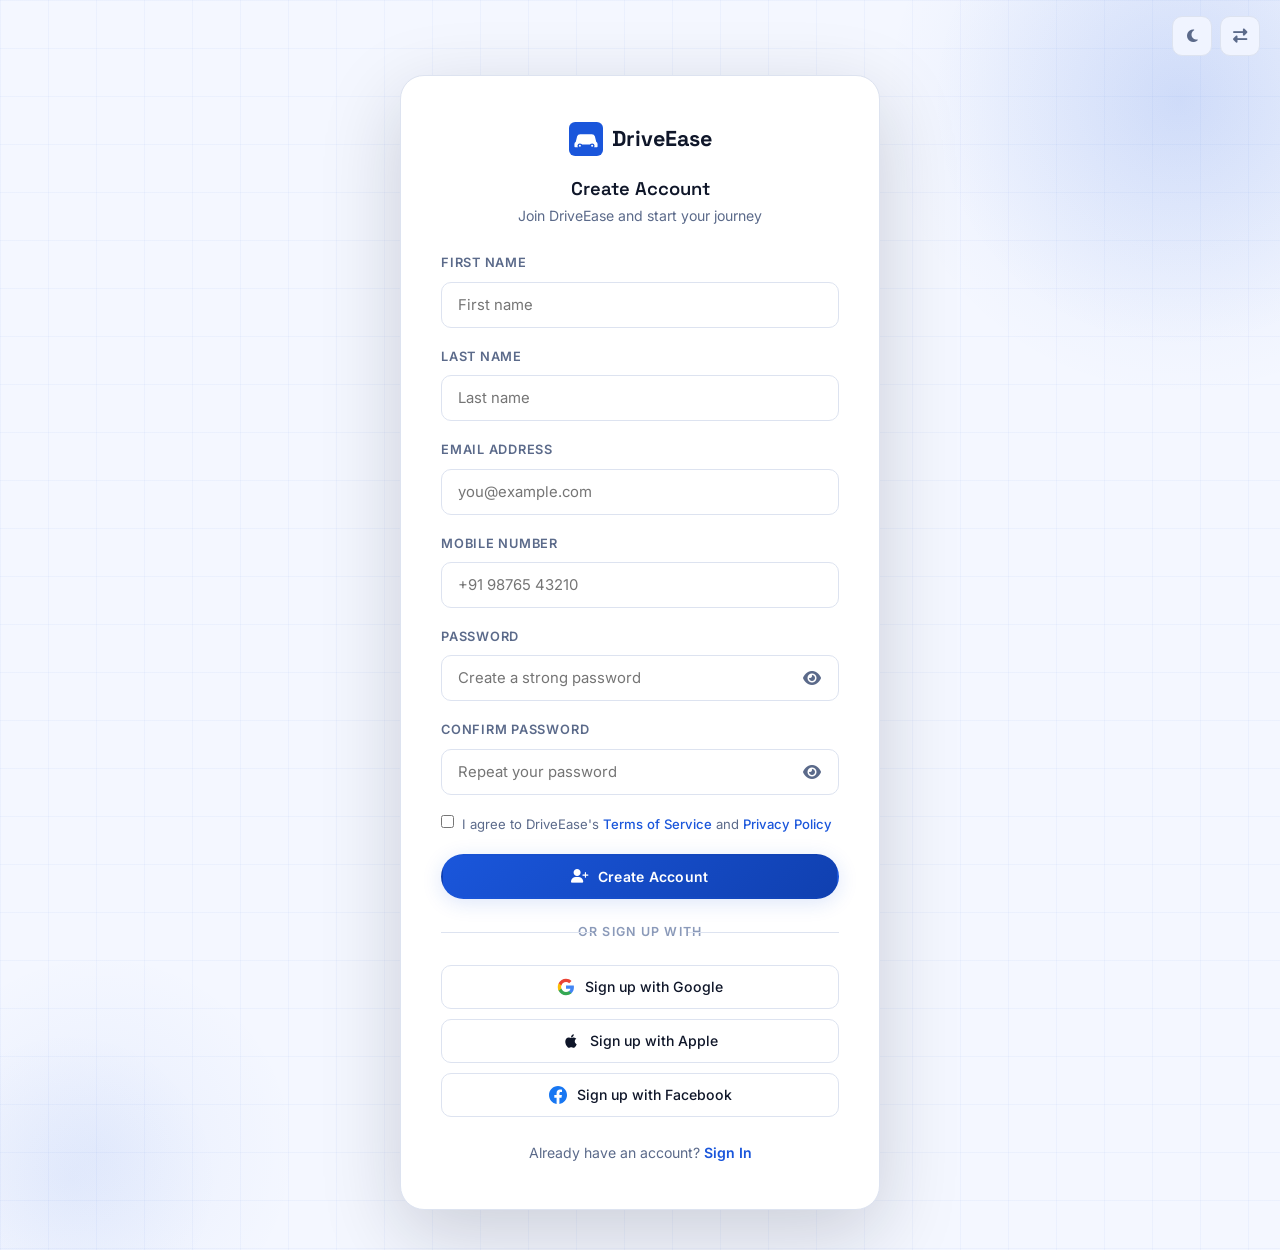
<file: signup.html>
<!DOCTYPE html>
<html lang="en" dir="ltr">
<head>
    <meta charset="UTF-8">
    <meta name="viewport" content="width=device-width, initial-scale=1.0">
    <meta name="description" content="Create your free DriveEase account. Book self-drive cars, manage rentals, and earn loyalty rewards.">
    <title>Sign Up | DriveEase Car Rental</title>
    <link rel="icon" href="data:image/svg+xml,%3Csvg xmlns='http://www.w3.org/2000/svg' viewBox='0 0 100 100'%3E%3Crect width='100' height='100' rx='20' fill='%231A56DB'/%3E%3Cpath d='M20 58 L24 42 Q26 36 33 36 L67 36 Q74 36 76 42 L80 58 Q84 60 84 65 L84 72 Q84 74 82 74 L74 74 L74 70 Q74 66 70 66 L30 66 Q26 66 26 70 L26 74 L18 74 Q16 74 16 72 L16 65 Q16 60 20 58Z' fill='white'/%3E%3Ccircle cx='32' cy='70' r='7' fill='%231A56DB'/%3E%3Ccircle cx='32' cy='70' r='3' fill='white'/%3E%3Ccircle cx='68' cy='70' r='7' fill='%231A56DB'/%3E%3Ccircle cx='68' cy='70' r='3' fill='white'/%3E%3C/svg%3E">
    <link rel="stylesheet" href="https://cdnjs.cloudflare.com/ajax/libs/font-awesome/6.5.1/css/all.min.css">
    <link rel="stylesheet" href="style.css">
    <style>
        .auth-bg-grid {
            position: absolute;
            inset: 0;
            background-image: linear-gradient(rgba(26,86,219,0.04) 1px, transparent 1px),
                              linear-gradient(90deg, rgba(26,86,219,0.04) 1px, transparent 1px);
            background-size: 48px 48px;
            pointer-events: none;
        }
        .auth-card.signup { max-width: 480px; }
    </style>
</head>
<body>

<div class="auth-page" id="signup-page">
    <!-- Top-right icons -->
    <div class="auth-top-icons">
        <button class="icon-btn dark-toggle" title="Toggle Dark Mode" aria-label="Toggle Dark Mode">
            <i class="fas fa-moon"></i>
        </button>
        <button class="icon-btn rtl-toggle" title="Toggle RTL" aria-label="Toggle RTL">
            <i class="fas fa-exchange-alt"></i>
        </button>
    </div>
    <div class="auth-bg-grid"></div>
    <div style="position:absolute; width:500px; height:500px; border-radius:50%; background:radial-gradient(circle,rgba(26,86,219,0.1) 0%,transparent 70%); top:-150px; right:-150px; pointer-events:none;"></div>
    <div style="position:absolute; width:300px; height:300px; border-radius:50%; background:radial-gradient(circle,rgba(26,86,219,0.05) 0%,transparent 70%); bottom:-80px; left:-80px; pointer-events:none;"></div>

    <div class="auth-card signup animate-on-scroll zoom-in">
        <!-- Logo -->
        <a href="index.html" class="auth-logo" id="signup-logo">
            <svg width="34" height="34" viewBox="0 0 100 100" xmlns="http://www.w3.org/2000/svg">
                <rect width="100" height="100" rx="18" fill="var(--primary)"/>
                <path d="M20 58 L24 42 Q26 36 33 36 L67 36 Q74 36 76 42 L80 58 Q84 60 84 65 L84 72 Q84 74 82 74 L74 74 L74 70 Q74 66 70 66 L30 66 Q26 66 26 70 L26 74 L18 74 Q16 74 16 72 L16 65 Q16 60 20 58Z" fill="white"/>
                <circle cx="32" cy="70" r="7" fill="var(--primary)"/><circle cx="32" cy="70" r="3" fill="white"/>
                <circle cx="68" cy="70" r="7" fill="var(--primary)"/><circle cx="68" cy="70" r="3" fill="white"/>
            </svg>
            <span>DriveEase</span>
        </a>

        <h1 class="auth-title">Create Account</h1>
        <p class="auth-subtitle">Join DriveEase and start your journey</p>

        <form class="auth-form" id="signup-form" onsubmit="event.preventDefault(); window.location.href='dashboard.html';">
            <div class="form-group">
                <label class="form-label" for="signup-firstname">First Name</label>
                <input type="text" id="signup-firstname" class="form-input" placeholder="First name" required>
            </div>
            <div class="form-group">
                <label class="form-label" for="signup-lastname">Last Name</label>
                <input type="text" id="signup-lastname" class="form-input" placeholder="Last name" required>
            </div>
            <div class="form-group">
                <label class="form-label" for="signup-email">Email Address</label>
                <input type="email" id="signup-email" class="form-input" placeholder="you@example.com" required>
            </div>
            <div class="form-group">
                <label class="form-label" for="signup-phone">Mobile Number</label>
                <input type="tel" id="signup-phone" class="form-input" placeholder="+91 98765 43210" required>
            </div>
            <div class="form-group">
                <label class="form-label" for="signup-password">Password</label>
                <div class="input-wrapper">
                    <input type="password" id="signup-password" class="form-input" placeholder="Create a strong password" required>
                    <button type="button" class="toggle-password" aria-label="Toggle password visibility">
                        <i class="fa-solid fa-eye"></i>
                    </button>
                </div>
            </div>
            <div class="form-group">
                <label class="form-label" for="signup-confirm">Confirm Password</label>
                <div class="input-wrapper">
                    <input type="password" id="signup-confirm" class="form-input" placeholder="Repeat your password" required>
                    <button type="button" class="toggle-password" aria-label="Toggle confirm password visibility">
                        <i class="fa-solid fa-eye"></i>
                    </button>
                </div>
            </div>
            <div style="display:flex; align-items:flex-start; gap:8px; font-size:0.82rem; color:var(--text-muted);">
                <input type="checkbox" id="terms-agree" style="accent-color:var(--primary); margin-top:2px; flex-shrink:0;" required>
                <label for="terms-agree">I agree to DriveEase's <a href="#" style="color:var(--primary); font-weight:500;">Terms of Service</a> and <a href="#" style="color:var(--primary); font-weight:500;">Privacy Policy</a></label>
            </div>
            <button type="submit" class="btn btn-primary btn-full" id="signup-submit">
                <i class="fas fa-user-plus"></i> Create Account
            </button>
        </form>

        <div class="auth-divider">or sign up with</div>

        <div style="display:flex; flex-direction:column; gap:10px;">
            <button class="btn-social" id="signup-google">
                <svg width="18" height="18" viewBox="0 0 24 24">
                    <path d="M22.56 12.25c0-.78-.07-1.53-.2-2.25H12v4.26h5.92a5.06 5.06 0 01-2.2 3.32v2.77h3.57c2.08-1.92 3.28-4.74 3.28-8.1z" fill="#4285F4"/>
                    <path d="M12 23c2.97 0 5.46-.98 7.28-2.66l-3.57-2.77c-.98.66-2.23 1.06-3.71 1.06-2.86 0-5.29-1.93-6.16-4.53H2.18v2.84C3.99 20.53 7.7 23 12 23z" fill="#34A853"/>
                    <path d="M5.84 14.09c-.22-.66-.35-1.36-.35-2.09s.13-1.43.35-2.09V7.07H2.18C1.43 8.55 1 10.22 1 12s.43 3.45 1.18 4.93l2.85-2.22.81-.62z" fill="#FBBC05"/>
                    <path d="M12 5.38c1.62 0 3.06.56 4.21 1.64l3.15-3.15C17.45 2.09 14.97 1 12 1 7.7 1 3.99 3.47 2.18 7.07l3.66 2.84c.87-2.6 3.3-4.53 6.16-4.53z" fill="#EA4335"/>
                </svg>
                Sign up with Google
            </button>
            <button class="btn-social" id="signup-apple">
                <svg width="18" height="18" viewBox="0 0 24 24" fill="currentColor">
                    <path d="M17.05 20.28c-.98.95-2.05.88-3.08.4-1.09-.5-2.08-.48-3.24 0-1.44.62-2.2.44-3.06-.4C2.79 15.25 3.51 7.59 9.05 7.31c1.35.07 2.29.74 3.08.8 1.18-.24 2.31-.93 3.57-.84 1.51.12 2.65.72 3.4 1.8-3.12 1.87-2.38 5.98.48 7.13-.57 1.5-1.31 2.99-2.54 4.09zM12.03 7.25c-.15-2.23 1.66-4.07 3.74-4.25.29 2.58-2.34 4.5-3.74 4.25z"/>
                </svg>
                Sign up with Apple
            </button>
            <button class="btn-social" id="signup-facebook">
                <svg width="18" height="18" viewBox="0 0 24 24" fill="#1877F2">
                    <path d="M24 12.073C24 5.405 18.627 0 12 0S0 5.405 0 12.073C0 18.1 4.388 23.094 10.125 24v-8.437H7.078v-3.49h3.047V9.41c0-3.025 1.792-4.697 4.533-4.697 1.313 0 2.686.236 2.686.236v2.97h-1.513c-1.491 0-1.956.93-1.956 1.887v2.267h3.328l-.532 3.49h-2.796V24C19.612 23.094 24 18.1 24 12.073z"/>
                </svg>
                Sign up with Facebook
            </button>
        </div>

        <p class="auth-footer-text">Already have an account? <a href="login.html">Sign In</a></p>
    </div>
</div>

<script src="script.js"></script>
</body>
</html>
</file>
<file: style.css>
/* ============================================================
   DriveEase — Car Rental & Self-Drive Booking Service
   Global Design System & Styles
   ============================================================ */

@import url('https://fonts.googleapis.com/css2?family=Space+Grotesk:wght@300;400;500;600;700&family=Inter:wght@300;400;500;600;700&display=swap');

/* ---- CSS Variables ---- */
:root {
    --primary: #1A56DB;
    --primary-light: #4B7EF5;
    --primary-dark: #1040B0;
    --primary-glow: rgba(26, 86, 219, 0.18);
    --secondary: #0F1629;
    --secondary-light: #1A2540;
    --secondary-dark: #080D1A;
    --bg-light: #F4F7FF;
    --bg-white: #FFFFFF;
    --surface: #FFFFFF;
    --surface-alt: #F0F4FF;
    --text-dark: #0F1629;
    --text-muted: #5B6A8A;
    --text-light: #8B9AB9;
    --border-light: #DDE3F0;
    --success: #16A34A;
    --warning: #D97706;
    --error: #DC2626;
    --info: #0EA5E9;
    --shadow-primary: rgba(26, 86, 219, 0.15);
    --shadow-base: rgba(15, 22, 41, 0.08);
    --shadow-deep: rgba(15, 22, 41, 0.18);
    --radius-sm: 6px;
    --radius-md: 10px;
    --radius-lg: 16px;
    --radius-xl: 24px;
    --radius-2xl: 32px;
    --transition: all 0.3s cubic-bezier(0.4, 0, 0.2, 1);
    --font-heading: 'Space Grotesk', sans-serif;
    --font-body: 'Inter', sans-serif;
    --logo-color: #1A56DB;
}

.dark {
    --bg-light: #0C0F1A;
    --bg-white: #0C0F1A;
    --surface: #111827;
    --surface-alt: #1A2035;
    --text-dark: #E8EEFF;
    --text-muted: #94A3B8;
    --text-light: #64748B;
    --border-light: #1E2D4A;
    --shadow-primary: rgba(26, 86, 219, 0.25);
    --shadow-base: rgba(0, 0, 0, 0.3);
    --shadow-deep: rgba(0, 0, 0, 0.5);
    --logo-color: #4B7EF5;
}

/* ---- Reset & Base ---- */
*, *::before, *::after {
    margin: 0;
    padding: 0;
    box-sizing: border-box;
}

html {
    scroll-behavior: smooth;
    font-size: 16px;
    overflow-x: clip;
}

body {
    font-family: var(--font-body);
    color: var(--text-dark);
    background-color: var(--bg-light);
    line-height: 1.75;
    overflow-x: hidden;
    transition: background-color 0.3s ease, color 0.3s ease;
}

h1, h2, h3, h4, h5, h6 {
    font-family: var(--font-heading);
    line-height: 1.2;
    color: var(--text-dark);
}

h1 { font-size: clamp(2rem, 5vw, 3.5rem); font-weight: 700; }
h2 { font-size: clamp(1.6rem, 3.5vw, 2.6rem); font-weight: 700; }
h3 { font-size: clamp(1.2rem, 2.5vw, 1.7rem); font-weight: 600; }
h4 { font-size: clamp(1rem, 2vw, 1.3rem); font-weight: 600; }

a { text-decoration: none; color: inherit; transition: var(--transition); }
img { max-width: 100%; height: auto; display: block; }
ul, ol { list-style: none; }

input, textarea, select, button {
    font-family: var(--font-body);
    outline: none;
    border: none;
    background: none;
}

/* ---- RTL Support ---- */
[dir="rtl"] { direction: rtl; text-align: right; }
[dir="rtl"] .nav-links { flex-direction: row-reverse; }
[dir="rtl"] .sidebar { left: auto; right: 0; }
[dir="rtl"] .main-content { margin-left: 0; margin-right: 260px; }
[dir="rtl"] .sidebar-link svg { transform: scaleX(-1); }

/* ---- Animations ---- */
@keyframes fadeUp {
    from { opacity: 0; transform: translateY(30px); }
    to { opacity: 1; transform: translateY(0); }
}

@keyframes fadeIn {
    from { opacity: 0; }
    to { opacity: 1; }
}

@keyframes float {
    0%, 100% { transform: translateY(0px); }
    50% { transform: translateY(-10px); }
}

@keyframes shimmer {
    0% { background-position: -200% center; }
    100% { background-position: 200% center; }
}

@keyframes pulse-ring {
    0% { transform: scale(1); opacity: 0.6; }
    100% { transform: scale(1.4); opacity: 0; }
}

@keyframes spin {
    to { transform: rotate(360deg); }
}

/* ---- Animate on Scroll ---- */
.animate-on-scroll {
    opacity: 0;
    transition: opacity 0.7s ease, transform 0.7s ease;
}
.animate-on-scroll.slide-up { transform: translateY(35px); }
.animate-on-scroll.slide-right { transform: translateX(-35px); }
.animate-on-scroll.slide-left { transform: translateX(35px); }
.animate-on-scroll.zoom-in { transform: scale(0.93); }
.animate-on-scroll.visible {
    opacity: 1 !important;
    transform: none !important;
}

/* ---- Blue Gradient Text ---- */
.gradient-text {
    background: linear-gradient(135deg, var(--primary) 0%, var(--primary-light) 60%, #6BA3FF 100%);
    background-size: 200% auto;
    -webkit-background-clip: text;
    background-clip: text;
    -webkit-text-fill-color: transparent;
    animation: shimmer 5s linear infinite;
}

/* ============================================================
   BUTTONS
   ============================================================ */
.btn {
    display: inline-flex;
    align-items: center;
    justify-content: center;
    gap: 8px;
    padding: 12px 28px;
    border-radius: 50px;
    font-size: 0.875rem;
    font-weight: 600;
    font-family: var(--font-body);
    letter-spacing: 0.02em;
    cursor: pointer;
    transition: var(--transition);
    white-space: nowrap;
    position: relative;
    overflow: hidden;
    border: 2px solid transparent;
}

.btn::after {
    content: '';
    position: absolute;
    top: 0; left: -100%;
    width: 60%; height: 100%;
    background: linear-gradient(90deg, transparent, rgba(255,255,255,0.2), transparent);
    transition: left 0.5s ease;
}

.btn:hover::after { left: 150%; }

.btn-primary {
    background: linear-gradient(135deg, var(--primary), var(--primary-dark));
    color: #FFFFFF;
    border-color: transparent;
    box-shadow: 0 4px 20px var(--shadow-primary);
}

.btn-primary:hover {
    background: linear-gradient(135deg, var(--primary-light), var(--primary));
    box-shadow: 0 8px 32px rgba(26, 86, 219, 0.35);
    transform: translateY(-2px);
    color: #FFFFFF;
}

.btn-secondary {
    background: transparent;
    color: var(--primary);
    border-color: var(--primary);
}

.dark .btn-secondary {
    color: #60A5FA;
    border-color: rgba(96, 165, 250, 0.4);
}

.btn-secondary:hover {
    background: var(--primary);
    color: #FFFFFF;
    transform: translateY(-2px);
    box-shadow: 0 8px 24px var(--shadow-primary);
}

.btn-dark {
    background: var(--secondary);
    color: #FFFFFF;
    border-color: transparent;
}
.btn-dark:hover {
    background: var(--secondary-light);
    transform: translateY(-2px);
    box-shadow: 0 8px 24px var(--shadow-base);
}

.btn-sm { padding: 8px 20px; font-size: 0.8rem; }
.btn-lg { padding: 15px 40px; font-size: 0.95rem; }
.btn-full { width: 100%; justify-content: center; }

/* ============================================================
   SECTION UTILITIES
   ============================================================ */
.section { padding: 80px 0; }
.section-sm { padding: 48px 0; }
.section-lg { padding: 100px 0; }

.container {
    max-width: 1200px;
    margin: 0 auto;
    padding: 0 24px;
    width: 100%;
}

.section-tag {
    display: inline-flex;
    align-items: center;
    gap: 8px;
    padding: 6px 16px;
    background: var(--primary-glow);
    border: 1px solid rgba(26, 86, 219, 0.25);
    border-radius: 50px;
    font-size: 0.72rem;
    font-weight: 700;
    letter-spacing: 0.12em;
    text-transform: uppercase;
    color: var(--primary);
    margin-bottom: 14px;
}

.dark .section-tag { color: var(--primary-light); }

.section-title {
    font-family: var(--font-heading);
    font-weight: 700;
    color: var(--text-dark);
    margin-bottom: 14px;
}

.section-subtitle {
    font-size: 1.05rem;
    color: var(--text-muted);
    line-height: 1.7;
    max-width: 620px;
}

.text-center { text-align: center; }
.text-center .section-subtitle { margin: 0 auto; }

/* ============================================================
   CARDS
   ============================================================ */
.card {
    background: var(--surface);
    border: 1px solid var(--border-light);
    border-radius: var(--radius-lg);
    overflow: hidden;
    transition: var(--transition);
}

.card:hover {
    transform: translateY(-5px);
    box-shadow: 0 20px 60px var(--shadow-base), 0 0 0 1px rgba(26, 86, 219, 0.12);
}

.dark .card { background: var(--surface-alt); border-color: var(--border-light); }

.glass-card {
    background: rgba(255, 255, 255, 0.8);
    backdrop-filter: blur(20px);
    -webkit-backdrop-filter: blur(20px);
    border: 1px solid rgba(26, 86, 219, 0.15);
    border-radius: var(--radius-lg);
}

.dark .glass-card {
    background: rgba(17, 24, 39, 0.85);
    border-color: rgba(26, 86, 219, 0.2);
}

/* ============================================================
   BADGES / STATUS
   ============================================================ */
.badge {
    display: inline-flex;
    align-items: center;
    gap: 5px;
    padding: 4px 12px;
    border-radius: 50px;
    font-size: 0.72rem;
    font-weight: 600;
    letter-spacing: 0.05em;
    text-transform: uppercase;
}

.badge-active { background: rgba(22, 163, 74, 0.12); color: #15803D; border: 1px solid rgba(22, 163, 74, 0.25); }
.badge-pending { background: rgba(217, 119, 6, 0.12); color: #B45309; border: 1px solid rgba(217, 119, 6, 0.25); }
.badge-error { background: rgba(220, 38, 38, 0.12); color: #B91C1C; border: 1px solid rgba(220, 38, 38, 0.25); }
.badge-info { background: rgba(14, 165, 233, 0.12); color: #0369A1; border: 1px solid rgba(14, 165, 233, 0.25); }
.badge-primary { background: rgba(26, 86, 219, 0.12); color: var(--primary); border: 1px solid rgba(26, 86, 219, 0.25); }

.dark .badge-active { color: #4ADE80; }
.dark .badge-pending { color: #FCD34D; }
.dark .badge-error { color: #FCA5A5; }
.dark .badge-info { color: #7DD3FC; }
.dark .badge-primary { color: var(--primary-light); }

/* ============================================================
   FORM ELEMENTS
   ============================================================ */
.form-group { display: flex; flex-direction: column; gap: 7px; }

.form-label {
    font-size: 0.8rem;
    font-weight: 600;
    letter-spacing: 0.06em;
    text-transform: uppercase;
    color: var(--text-muted);
}

.form-input {
    width: 100%;
    padding: 13px 16px;
    border: 1.5px solid var(--border-light);
    border-radius: var(--radius-md);
    font-size: 0.93rem;
    color: var(--text-dark);
    background: var(--surface);
    transition: var(--transition);
}

.form-input:focus {
    border-color: var(--primary);
    box-shadow: 0 0 0 3px var(--primary-glow);
}

.dark .form-input,
.dark .form-select {
    background-color: var(--surface-alt);
    border-color: var(--border-light);
    color: var(--text-dark);
}

.dark .form-select {
    background-image: url("data:image/svg+xml,%3Csvg xmlns='http://www.w3.org/2000/svg' width='16' height='16' viewBox='0 0 24 24' fill='none' stroke='%2394A3B8' stroke-width='2'%3E%3Cpath d='M6 9l6 6 6-6'/%3E%3C/svg%3E");
}

.dark .form-select option {
    background-color: var(--surface-alt);
    color: var(--text-dark);
}

.dark input[type="date"]::-webkit-calendar-picker-indicator {
    filter: invert(0.8);
    cursor: pointer;
}

textarea.form-input { resize: vertical; min-height: 120px; }

.input-wrapper {
    position: relative;
    display: flex;
    align-items: center;
}

.input-wrapper .form-input { padding-right: 46px; }

.toggle-password {
    position: absolute;
    right: 14px;
    background: none;
    border: none;
    color: var(--text-muted);
    cursor: pointer;
    padding: 4px;
    font-size: 1rem;
    transition: color 0.2s;
}

.toggle-password:hover { color: var(--primary); }

.form-select {
    width: 100%;
    padding: 13px 16px;
    border: 1.5px solid var(--border-light);
    border-radius: var(--radius-md);
    font-size: 0.93rem;
    color: var(--text-dark);
    background: var(--surface);
    cursor: pointer;
    transition: var(--transition);
    appearance: none;
    background-image: url("data:image/svg+xml,%3Csvg xmlns='http://www.w3.org/2000/svg' width='16' height='16' viewBox='0 0 24 24' fill='none' stroke='%235B6A8A' stroke-width='2'%3E%3Cpath d='M6 9l6 6 6-6'/%3E%3C/svg%3E");
    background-repeat: no-repeat;
    background-position: right 14px center;
    padding-right: 42px;
}

.form-select:focus {
    border-color: var(--primary);
    box-shadow: 0 0 0 3px var(--primary-glow);
}

/* ============================================================
   NAVBAR
   ============================================================ */
.navbar {
    position: fixed;
    top: 0;
    left: 0;
    right: 0;
    width: 100%;
    z-index: 1000;
    background: rgba(255, 255, 255, 0.95);
    backdrop-filter: blur(20px);
    -webkit-backdrop-filter: blur(20px);
    border-bottom: 1px solid var(--border-light);
    transition: var(--transition);
}

.dark .navbar {
    background: rgba(11, 14, 26, 0.95);
    border-bottom-color: var(--border-light);
}

.nav-inner {
    max-width: 1200px;
    margin: 0 auto;
    padding: 0 24px;
    height: 68px;
    display: flex;
    align-items: center;
    justify-content: space-between;
    gap: 16px;
}

.nav-logo {
    display: flex;
    align-items: center;
    gap: 9px;
    font-family: var(--font-heading);
    font-size: 1.25rem;
    font-weight: 700;
    color: var(--text-dark);
    text-decoration: none;
    flex-shrink: 0;
}

.nav-logo:hover { opacity: 0.85; }

.nav-links {
    display: flex;
    align-items: center;
    gap: 2px;
    flex: 1;
    justify-content: center;
}

.nav-link {
    padding: 7px 12px;
    font-size: 0.85rem;
    font-weight: 500;
    color: var(--text-muted);
    border-radius: var(--radius-sm);
    transition: var(--transition);
    white-space: nowrap;
}

.nav-link:hover,
.nav-link.active {
    color: var(--primary);
    background: var(--primary-glow);
}

.nav-actions {
    display: flex;
    align-items: center;
    gap: 10px;
    flex-shrink: 0;
}

.icon-btn {
    width: 40px;
    height: 40px;
    border-radius: var(--radius-md);
    background: var(--surface-alt);
    border: 1.5px solid var(--border-light);
    color: var(--text-muted);
    cursor: pointer;
    display: flex;
    align-items: center;
    justify-content: center;
    font-size: 0.9rem;
    transition: var(--transition);
    flex-shrink: 0;
}

.icon-btn:hover {
    border-color: var(--primary);
    color: var(--primary);
    transform: scale(1.05);
}

/* Mobile nav */
.hamburger {
    width: 40px;
    height: 40px;
    display: none;
    flex-direction: column;
    align-items: center;
    justify-content: center;
    gap: 5px;
    cursor: pointer;
    background: var(--surface-alt);
    border: 1.5px solid var(--border-light);
    border-radius: var(--radius-md);
}

.hamburger span {
    display: block;
    width: 20px;
    height: 2px;
    background: var(--text-dark);
    border-radius: 2px;
    transition: var(--transition);
}

.hamburger.open span:nth-child(1) { transform: translateY(7px) rotate(45deg); }
.hamburger.open span:nth-child(2) { opacity: 0; }
.hamburger.open span:nth-child(3) { transform: translateY(-7px) rotate(-45deg); }

.mobile-nav {
    display: none;
    position: absolute;
    top: 100%;
    left: 0;
    right: 0;
    width: 100%;
    flex-direction: column;
    gap: 4px;
    padding: 16px 24px;
    border-top: 1px solid var(--border-light);
    border-bottom: 1px solid var(--border-light);
    background: var(--surface);
    box-shadow: 0 20px 48px var(--shadow-base);
    z-index: 1000;
}

.dark .mobile-nav {
    background: var(--surface-alt);
    border-bottom-color: var(--border-light);
    box-shadow: 0 20px 48px rgba(0, 0, 0, 0.5);
}

.mobile-nav.open { display: flex; }

.mobile-nav-link {
    padding: 10px 14px;
    font-size: 0.9rem;
    font-weight: 500;
    color: var(--text-muted);
    border-radius: var(--radius-sm);
    transition: var(--transition);
}

.mobile-nav-link:hover,
.mobile-nav-link.active {
    color: var(--primary);
    background: var(--primary-glow);
}

.mobile-nav-actions {
    display: flex;
    gap: 8px;
    padding: 8px 0 4px;
}

.mobile-nav-actions .btn { flex: 1; }

/* ============================================================
   FOOTER
   ============================================================ */
.footer {
    background: var(--secondary);
    color: rgba(255, 255, 255, 0.85);
    padding: 60px 0 0;
}

.footer-grid {
    display: grid;
    grid-template-columns: 2fr 1fr 1fr 1.2fr;
    gap: 40px;
    max-width: 1200px;
    margin: 0 auto;
    padding: 0 24px 48px;
}

.footer-brand { }

.footer-logo {
    display: inline-flex;
    align-items: center;
    gap: 9px;
    font-family: var(--font-heading);
    font-size: 1.2rem;
    font-weight: 700;
    color: #FFFFFF;
    text-decoration: none;
    margin-bottom: 14px;
    transition: opacity 0.2s ease;
}

.footer-logo:hover {
    color: #FFFFFF;
    opacity: 0.85;
}

.footer-brand p {
    font-size: 0.88rem;
    color: rgba(255, 255, 255, 0.55);
    line-height: 1.7;
    margin-bottom: 20px;
}

.footer-socials {
    display: flex;
    gap: 10px;
}

.footer-social-link {
    width: 36px;
    height: 36px;
    border-radius: 50%;
    border: 1px solid rgba(255, 255, 255, 0.15);
    display: flex;
    align-items: center;
    justify-content: center;
    font-size: 0.8rem;
    color: rgba(255, 255, 255, 0.55);
    transition: var(--transition);
}

.footer-social-link:hover {
    background: var(--primary);
    border-color: var(--primary);
    color: #FFFFFF;
    transform: translateY(-2px);
}

.footer-col h4 {
    font-family: var(--font-heading);
    font-size: 0.88rem;
    font-weight: 700;
    color: #FFFFFF;
    letter-spacing: 0.1em;
    text-transform: uppercase;
    margin-bottom: 18px;
}

.footer-links { display: flex; flex-direction: column; gap: 10px; }

.footer-link {
    font-size: 0.875rem;
    color: rgba(255, 255, 255, 0.55);
    transition: var(--transition);
}

.footer-link:hover { color: var(--primary-light); padding-left: 4px; }
[dir="rtl"] .footer-link:hover { padding-left: 0; padding-right: 4px; }

.footer-contact-item {
    display: flex;
    align-items: flex-start;
    gap: 10px;
    font-size: 0.875rem;
    color: rgba(255, 255, 255, 0.55);
    margin-bottom: 10px;
}

.footer-contact-item svg { flex-shrink: 0; margin-top: 2px; color: var(--primary-light); }

.footer-bottom {
    border-top: 1px solid rgba(255, 255, 255, 0.08);
    padding: 18px 24px;
    max-width: 1200px;
    margin: 0 auto;
    display: flex;
    align-items: center;
    justify-content: space-between;
    gap: 16px;
    flex-wrap: wrap;
}

.footer-bottom p {
    font-size: 0.82rem;
    color: rgba(255, 255, 255, 0.4);
}

.footer-bottom-links {
    display: flex;
    gap: 20px;
}

.footer-bottom-links a {
    font-size: 0.82rem;
    color: rgba(255, 255, 255, 0.4);
    transition: var(--transition);
}

.footer-bottom-links a:hover { color: var(--primary-light); }

/* ============================================================
   AUTH PAGES
   ============================================================ */
.auth-page {
    min-height: 100vh;
    display: flex;
    align-items: center;
    justify-content: center;
    padding: 75px 20px 40px;
    position: relative;
    background: var(--bg-light);
    overflow: hidden;
}

.auth-page::before {
    content: '';
    position: absolute;
    width: 600px;
    height: 600px;
    background: radial-gradient(circle, rgba(26, 86, 219, 0.08) 0%, transparent 70%);
    top: -200px;
    right: -200px;
    pointer-events: none;
}

.auth-page::after {
    content: '';
    position: absolute;
    width: 400px;
    height: 400px;
    background: radial-gradient(circle, rgba(26, 86, 219, 0.05) 0%, transparent 70%);
    bottom: -100px;
    left: -100px;
    pointer-events: none;
}

.auth-top-icons {
    position: absolute;
    top: 16px;
    right: 20px;
    display: flex;
    gap: 8px;
    z-index: 100;
}

[dir="rtl"] .auth-top-icons { right: auto; left: 20px; }

input[type="tel"] {
    text-align: left;
}

[dir="rtl"] input[type="tel"] {
    text-align: right;
}

.auth-card {
    background: var(--surface);
    border: 1px solid var(--border-light);
    border-radius: var(--radius-xl);
    padding: 44px 40px;
    width: 100%;
    max-width: 450px;
    box-shadow: 0 24px 80px var(--shadow-deep);
    position: relative;
    z-index: 1;
}

.dark .auth-card {
    background: var(--surface-alt);
    border-color: var(--border-light);
}

.auth-logo {
    display: flex;
    align-items: center;
    justify-content: center;
    gap: 9px;
    font-family: var(--font-heading);
    font-size: 1.35rem;
    font-weight: 700;
    color: var(--text-dark);
    text-decoration: none;
    margin-bottom: 20px;
    transition: opacity 0.2s;
}

.auth-logo svg {
    width: 34px;
    height: 34px;
}

.auth-logo:hover { opacity: 0.8; }

.auth-title {
    font-family: var(--font-heading);
    font-size: 1.15rem;
    font-weight: 600;
    color: var(--text-dark);
    margin-bottom: 4px;
    text-align: center;
}

.auth-subtitle {
    font-size: 0.88rem;
    color: var(--text-muted);
    margin-bottom: 24px;
    text-align: center;
}

.auth-form { display: flex; flex-direction: column; gap: 18px; }

.auth-row {
    display: flex;
    align-items: center;
    justify-content: space-between;
    font-size: 0.85rem;
    color: var(--text-muted);
    gap: 8px;
}

.auth-row a { color: var(--primary); font-weight: 500; }
.auth-row a:hover { text-decoration: underline; }

.auth-divider {
    text-align: center;
    font-size: 0.78rem;
    font-weight: 600;
    letter-spacing: 0.1em;
    text-transform: uppercase;
    color: var(--text-light);
    position: relative;
    margin: 22px 0;
}

.auth-divider::before, .auth-divider::after {
    content: '';
    position: absolute;
    top: 50%;
    width: 38%;
    height: 1px;
    background: var(--border-light);
}

.auth-divider::before { left: 0; }
.auth-divider::after { right: 0; }

.btn-social {
    display: flex;
    align-items: center;
    justify-content: center;
    gap: 10px;
    padding: 12px 20px;
    border: 1.5px solid var(--border-light);
    border-radius: var(--radius-md);
    background: var(--surface);
    color: var(--text-dark);
    font-size: 0.88rem;
    font-weight: 500;
    cursor: pointer;
    transition: var(--transition);
    width: 100%;
}

.btn-social:hover {
    border-color: var(--primary);
    background: var(--primary-glow);
    transform: translateY(-1px);
}

.dark .btn-social { background: var(--surface-alt); }

.auth-footer-text {
    text-align: center;
    margin-top: 24px;
    font-size: 0.88rem;
    color: var(--text-muted);
}

.auth-footer-text a { color: var(--primary); font-weight: 600; }
.auth-footer-text a:hover { text-decoration: underline; }

/* ============================================================
   HERO SECTION
   ============================================================ */
.hero,
.hero-home1 {
    position: relative;
    overflow: hidden;
    min-height: 100vh;
    display: flex;
    align-items: center;
    padding-top: 110px;
    padding-bottom: 60px;
}

.hero-bg {
    position: absolute;
    inset: 0;
    background-size: cover;
    background-position: center;
    background-repeat: no-repeat;
}

.hero-overlay {
    position: absolute;
    inset: 0;
    background: linear-gradient(135deg, rgba(15, 22, 41, 0.85) 0%, rgba(15, 22, 41, 0.4) 60%, rgba(26, 86, 219, 0.1) 100%);
}

.hero-content {
    position: relative;
    z-index: 2;
    width: 100%;
}

.hero2-floating-stats {
    position: absolute;
    right: 24px;
    top: 50%;
    transform: translateY(-50%);
    display: flex;
    flex-direction: column;
    gap: 14px;
    max-width: 200px;
    z-index: 5;
}

/* ============================================================
   SEARCH WIDGET
   ============================================================ */
.search-widget {
    background: var(--surface);
    border-radius: var(--radius-xl);
    padding: 24px;
    box-shadow: 0 24px 80px rgba(0,0,0,0.2);
    border: 1px solid var(--border-light);
}

.dark .search-widget {
    background: var(--surface-alt);
    border-color: var(--border-light);
}

.search-grid {
    display: grid;
    grid-template-columns: repeat(4, 1fr) auto;
    gap: 14px;
    align-items: end;
}

.search-field label {
    display: block;
    font-size: 0.72rem;
    font-weight: 700;
    text-transform: uppercase;
    letter-spacing: 0.1em;
    color: var(--text-muted);
    margin-bottom: 7px;
}

.search-field .form-input,
.search-field .form-select {
    height: 48px;
    background-color: var(--bg-light);
    border-color: var(--border-light);
    color: var(--text-dark);
}

.dark .search-field .form-input,
.dark .search-field .form-select {
    background-color: rgba(255, 255, 255, 0.05);
    border-color: rgba(255, 255, 255, 0.12);
    color: #FFFFFF;
}

.dark .search-field .form-select option {
    background-color: #1A2035;
    color: #FFFFFF;
}

/* ============================================================
   FLEET CARD
   ============================================================ */
.fleet-card {
    background: var(--surface);
    border: 1px solid var(--border-light);
    border-radius: var(--radius-lg);
    overflow: hidden;
    transition: var(--transition);
    display: flex;
    flex-direction: column;
}

.fleet-card:hover {
    transform: translateY(-6px);
    box-shadow: 0 24px 60px var(--shadow-primary);
    border-color: rgba(26, 86, 219, 0.3);
}

.dark .fleet-card { background: var(--surface-alt); border-color: var(--border-light); }

.fleet-card-img {
    height: 200px;
    overflow: hidden;
    background: var(--surface-alt);
    display: flex;
    align-items: center;
    justify-content: center;
    padding: 0;
}

.fleet-card-img img {
    height: 100%;
    width: 100%;
    object-fit: cover;
    object-position: center 80%;
    transition: transform 0.4s ease;
}

.fleet-card:hover .fleet-card-img img { transform: scale(1.06); }

.fleet-card-body { padding: 20px; flex: 1; }

.fleet-card-price {
    font-family: var(--font-heading);
    font-size: 1.6rem;
    font-weight: 700;
    color: var(--primary);
}

.fleet-card-price span { font-size: 0.8rem; color: var(--text-muted); font-weight: 400; }

.fleet-card-features {
    display: flex;
    gap: 12px;
    flex-wrap: wrap;
    margin-top: 10px;
}

.fleet-feat {
    display: flex;
    align-items: center;
    gap: 5px;
    font-size: 0.78rem;
    color: var(--text-muted);
}

/* ============================================================
   PRICING CARDS
   ============================================================ */
.pricing-card {
    background: var(--surface);
    border: 1px solid var(--border-light);
    border-radius: var(--radius-lg);
    padding: 36px 28px;
    display: flex;
    flex-direction: column;
    height: 100%;
    transition: var(--transition);
    position: relative;
}

.pricing-card:hover {
    transform: translateY(-6px);
    box-shadow: 0 24px 60px var(--shadow-base);
}

.pricing-card.featured {
    background: linear-gradient(145deg, var(--secondary) 0%, var(--secondary-light) 100%);
    border-color: rgba(26, 86, 219, 0.4);
    color: #FFFFFF;
}

.pricing-card.featured h3,
.pricing-card.featured p,
.pricing-card.featured li { color: rgba(255,255,255,0.85); }

.pricing-card .price {
    font-family: var(--font-heading);
    font-size: 3rem;
    font-weight: 700;
    color: var(--text-dark);
    line-height: 1;
}

.pricing-card.featured .price { color: var(--primary-light); }

.pricing-card .price sup {
    font-size: 1.2rem;
    vertical-align: top;
    margin-top: 10px;
    font-weight: 400;
}

.pricing-card .price-period {
    font-size: 0.8rem;
    color: var(--text-muted);
    font-weight: 400;
}

.pricing-card.featured .price-period { color: rgba(255,255,255,0.55); }

.pricing-features { flex: 1; margin: 20px 0; }

.pricing-feature {
    display: flex;
    align-items: center;
    gap: 10px;
    padding: 8px 0;
    font-size: 0.88rem;
    border-bottom: 1px solid var(--border-light);
    color: var(--text-dark);
}

.pricing-card.featured .pricing-feature {
    border-bottom-color: rgba(255,255,255,0.1);
    color: #FFFFFF !important;
}

.pricing-feature:last-child { border-bottom: none; }

.check-icon {
    width: 18px;
    height: 18px;
    border-radius: 50%;
    background: rgba(22, 163, 74, 0.12);
    display: flex;
    align-items: center;
    justify-content: center;
    flex-shrink: 0;
    color: #16A34A;
}

/* ============================================================
   PAGE BANNER
   ============================================================ */
.page-banner {
    position: relative;
    min-height: 440px;
    display: flex;
    align-items: center;
    justify-content: center;
    overflow: hidden;
    padding: 110px 0 80px;
}

.page-banner-bg {
    position: absolute;
    inset: 0;
    background-size: cover;
    background-position: center;
}

.page-banner-overlay {
    position: absolute;
    inset: 0;
    background: linear-gradient(135deg, rgba(15, 22, 41, 0.88) 0%, rgba(26, 86, 219, 0.3) 100%);
}

.page-banner-content {
    position: relative;
    z-index: 2;
    color: #FFFFFF;
    width: 100%;
    text-align: center;
}

.breadcrumb {
    display: flex;
    align-items: center;
    justify-content: center;
    gap: 8px;
    font-size: 0.88rem;
    font-weight: 500;
    color: rgba(255,255,255,0.85);
    margin-bottom: 12px;
}

.breadcrumb a {
    color: rgba(255,255,255,0.85);
    text-decoration: none;
    transition: var(--transition);
}

.breadcrumb a:hover {
    color: #FFFFFF;
}

.breadcrumb i {
    color: rgba(255,255,255,0.5);
}

.breadcrumb span {
    color: #FFFFFF !important;
    font-weight: 700 !important;
    text-shadow: 0 1px 4px rgba(0,0,0,0.5);
}

/* ============================================================
   STATS BAR
   ============================================================ */
.stats-bar {
    background: var(--secondary);
    padding: 28px 0;
}

.stats-grid {
    display: grid;
    grid-template-columns: repeat(4, 1fr);
    gap: 20px;
    max-width: 1200px;
    margin: 0 auto;
    padding: 0 24px;
}

.stat-item { text-align: center; }

.stat-number {
    font-family: var(--font-heading);
    font-size: 2rem;
    font-weight: 700;
    color: var(--primary-light);
    line-height: 1;
    margin-bottom: 6px;
}

.stat-label {
    font-size: 0.8rem;
    color: rgba(255,255,255,0.55);
    font-weight: 500;
    text-transform: uppercase;
    letter-spacing: 0.08em;
}

/* ============================================================
   HOW IT WORKS
   ============================================================ */
.how-step {
    text-align: center;
    padding: 28px 20px;
    position: relative;
}

.step-number {
    width: 56px;
    height: 56px;
    border-radius: 50%;
    background: linear-gradient(135deg, var(--primary), var(--primary-dark));
    color: #FFFFFF;
    font-family: var(--font-heading);
    font-size: 1.3rem;
    font-weight: 700;
    display: flex;
    align-items: center;
    justify-content: center;
    margin: 0 auto 18px;
    box-shadow: 0 8px 24px var(--shadow-primary);
}

/* ============================================================
   TESTIMONIALS
   ============================================================ */
.testimonial-card {
    background: var(--surface);
    border: 1px solid var(--border-light);
    border-radius: var(--radius-lg);
    padding: 28px;
    transition: var(--transition);
}

.testimonial-card:hover {
    transform: translateY(-4px);
    box-shadow: 0 16px 48px var(--shadow-base);
}

.dark .testimonial-card { background: var(--surface-alt); border-color: var(--border-light); }

.stars { display: flex; gap: 3px; color: #F59E0B; margin-bottom: 14px; }

.testimonial-avatar {
    width: 44px;
    height: 44px;
    border-radius: 50%;
    object-fit: cover;
}

.testimonial-avatar-placeholder {
    width: 44px;
    height: 44px;
    border-radius: 50%;
    background: linear-gradient(135deg, var(--primary), var(--primary-dark));
    display: flex;
    align-items: center;
    justify-content: center;
    font-weight: 700;
    color: #FFFFFF;
    font-size: 1rem;
}

/* ============================================================
   RESPONSIVE
   ============================================================ */

/* Tablet — 1024px */
@media (max-width: 1024px) {
    .footer-grid {
        grid-template-columns: 1fr 1fr;
        gap: 32px;
    }

    .stats-grid {
        grid-template-columns: repeat(2, 1fr);
    }

    .search-grid {
        grid-template-columns: repeat(2, 1fr);
    }

    .search-grid .btn { grid-column: 1 / -1; }

    .hamburger { display: flex; }
    .nav-links { display: none; }
    .nav-actions { display: none !important; }
}

/* Tablet 768px */
@media (max-width: 768px) {
    h1 { font-size: 2rem; }
    h2 { font-size: 1.6rem; }

    .section { padding: 56px 0; }
    .section-lg { padding: 64px 0; }

    .container { padding: 0 16px; }

    .nav-inner { padding: 0 16px; }

    .hero,
    .hero-home1 { min-height: auto; padding: 125px 0 60px; }

    .footer-grid {
        grid-template-columns: 1fr;
        gap: 28px;
    }

    .footer-bottom {
        flex-direction: column;
        text-align: center;
        padding: 18px 16px;
    }

    .stats-grid {
        grid-template-columns: repeat(2, 1fr);
    }

    .search-grid {
        grid-template-columns: 1fr;
    }

    .page-banner { min-height: 320px; padding: 90px 0 60px; }
}

/* Mobile — 360px */
@media (max-width: 480px) {
    h1 { font-size: 1.7rem; }
    h2 { font-size: 1.4rem; }

    .section { padding: 44px 0; }

    .btn { padding: 11px 22px; font-size: 0.82rem; }
    .btn-lg { padding: 13px 28px; }

    .auth-card { padding: 32px 22px; }

    .stats-grid {
        grid-template-columns: repeat(2, 1fr);
        gap: 14px;
    }

    .stat-number { font-size: 1.5rem; }

    .fleet-card-img { height: 140px; }
    .page-banner { min-height: 280px; padding: 75px 0 45px; }
}

/* ============================================================
   GRID LAYOUTS & RESPONSIVE CENTERING
   ============================================================ */
.add-on-grid,
.values-grid,
.fleet-grid {
    display: grid;
    grid-template-columns: repeat(3, 1fr);
    gap: 24px;
}

.grid-2 {
    display: grid;
    grid-template-columns: repeat(2, 1fr);
    gap: 24px;
}

.grid-3 {
    display: grid;
    grid-template-columns: repeat(3, 1fr);
    gap: 24px;
}

.grid-4 {
    display: grid;
    grid-template-columns: repeat(4, 1fr);
    gap: 24px;
}

.avail-check-grid {
    display: grid;
    grid-template-columns: 1fr 1fr 1fr auto;
    gap: 14px;
    align-items: end;
}

@media (max-width: 1024px) {
    .avail-check-grid {
        grid-template-columns: 1fr 1fr;
    }
}

@media (max-width: 640px) {
    .avail-check-grid {
        grid-template-columns: 1fr;
    }
    .avail-check-grid .btn {
        width: 100%;
    }
}

.contact-grid {
    display: grid;
    grid-template-columns: 1fr 1.4fr;
    gap: 64px;
}

.service-block {
    display: grid;
    grid-template-columns: 1fr 1fr;
    gap: 48px;
    align-items: center;
    margin-bottom: 72px;
}

.service-block p {
    max-width: 540px;
}

.service-feature-list {
    display: flex;
    flex-direction: column;
    gap: 10px;
    margin: 20px 0 28px;
}

.service-feature-item {
    display: flex;
    align-items: center;
    gap: 10px;
    font-size: 0.88rem;
    color: var(--text-muted);
}

.service-feature-dot {
    width: 6px;
    height: 6px;
    border-radius: 50%;
    background: var(--primary);
    flex-shrink: 0;
}

.service-img {
    border-radius: var(--radius-xl);
    overflow: hidden;
    box-shadow: 0 20px 50px var(--shadow-base);
}

.service-img img {
    width: 100%;
    height: 340px;
    object-fit: cover;
    display: block;
}

.about-split-grid {
    display: grid;
    grid-template-columns: 1fr 1fr;
    gap: 60px;
    align-items: center;
}

.premium-fleet-header {
    display: flex;
    flex-direction: column;
    align-items: center;
    text-align: center;
    gap: 32px;
    margin-bottom: 48px;
}

.about-stats-grid {
    display: grid;
    grid-template-columns: repeat(2, 1fr);
    gap: 20px;
}

.home2-services-grid {
    display: grid;
    grid-template-columns: repeat(3, 1fr);
    gap: 24px;
}

/* Responsive Grid Centering at 1024px */
@media (max-width: 1024px) {
    .hero2-floating-stats {
        position: relative !important;
        right: auto !important;
        top: auto !important;
        transform: none !important;
        flex-direction: row !important;
        justify-content: center !important;
        max-width: 100% !important;
        margin-top: 28px !important;
        gap: 16px !important;
    }

    .about-split-grid,
    .premium-fleet-header {
        grid-template-columns: 1fr !important;
        gap: 28px !important;
    }

    .add-on-grid,
    .values-grid,
    .fleet-grid,
    .grid-3,
    .grid-4,
    .testimonials-grid,
    .home2-services-grid {
        grid-template-columns: repeat(2, 1fr);
        justify-content: center;
    }

    .add-on-grid > *:last-child:nth-child(odd),
    .values-grid > *:last-child:nth-child(odd),
    .fleet-grid > *:last-child:nth-child(odd),
    .grid-3 > *:last-child:nth-child(odd),
    .testimonials-grid > *:last-child:nth-child(odd),
    .home2-services-grid > *:last-child:nth-child(odd) {
        grid-column: 1 / -1;
        width: 100%;
        max-width: 480px;
        justify-self: center;
    }

    .contact-grid {
        grid-template-columns: 1fr;
        max-width: 720px;
        margin: 0 auto;
        gap: 36px;
    }

    .contact-info-card {
        width: 100%;
        max-width: 100%;
        margin: 0 auto;
    }

    .service-block,
    .service-block.reverse {
        display: flex;
        flex-direction: column;
        text-align: center;
        align-items: center;
        gap: 28px;
    }

    .service-block > div:not(.service-img) {
        width: 100%;
        display: flex;
        flex-direction: column;
        align-items: center;
        text-align: center;
    }

    .service-block .section-tag {
        margin: 0 auto 14px;
    }

    .service-block p {
        max-width: 480px;
        margin-left: auto;
        margin-right: auto;
    }

    .service-feature-list {
        display: flex;
        flex-direction: column;
        align-items: flex-start;
        text-align: left;
        width: 100%;
        max-width: 480px;
        margin: 20px auto 28px;
    }

    .service-block .btn {
        display: inline-flex;
        align-self: center;
        margin: 0 auto;
    }

    .service-img {
        width: 100%;
        max-width: 600px;
        margin: 0 auto;
    }

    .service-img img {
        height: 280px;
    }
}

@media (max-width: 768px) {
    .add-on-grid,
    .values-grid,
    .fleet-grid,
    .grid-3,
    .grid-4,
    .how-grid,
    .testimonials-grid,
    .home2-services-grid {
        grid-template-columns: 1fr !important;
        gap: 36px !important;
    }

    .add-on-grid > *,
    .values-grid > *,
    .fleet-grid > *,
    .grid-3 > *,
    .grid-4 > *,
    .how-grid > *,
    .testimonials-grid > *,
    .home2-services-grid > * {
        grid-column: auto;
        max-width: 480px;
        width: 100%;
        justify-self: center;
    }
}
</file>
<file: dashboard.css>
/* ============================================================
   DriveEase — Dashboard Styles
   ============================================================ */

/* ---- Dashboard Layout ---- */
.dashboard-layout {
    display: flex;
    min-height: 100vh;
    background: var(--bg-light);
}

/* ---- Sidebar ---- */
.sidebar {
    width: 260px;
    min-height: 100vh;
    background: var(--secondary);
    display: flex;
    flex-direction: column;
    position: fixed;
    top: 0;
    left: 0;
    z-index: 200;
    transition: transform 0.3s ease;
    overflow-y: auto;
    scrollbar-width: thin;
    scrollbar-color: rgba(255,255,255,0.1) transparent;
}

.sidebar::-webkit-scrollbar { width: 4px; }
.sidebar::-webkit-scrollbar-thumb { background: rgba(255,255,255,0.15); border-radius: 2px; }

[dir="rtl"] .sidebar { left: auto; right: 0; }

.sidebar-logo {
    padding: 22px 20px;
    border-bottom: 1px solid rgba(255,255,255,0.08);
    display: flex;
    align-items: center;
    gap: 10px;
    font-family: var(--font-heading);
    font-size: 1.15rem;
    font-weight: 700;
    color: #FFFFFF;
    text-decoration: none;
    flex-shrink: 0;
}

.sidebar-logo:hover { opacity: 0.85; }

.sidebar-nav {
    padding: 18px 12px;
    flex: 1;
}

.sidebar-section {
    font-size: 0.62rem;
    font-weight: 700;
    letter-spacing: 0.15em;
    text-transform: uppercase;
    color: rgba(255,255,255,0.3);
    padding: 16px 10px 8px;
}

.sidebar-link {
    display: flex;
    align-items: center;
    gap: 11px;
    padding: 10px 14px;
    border-radius: var(--radius-md);
    color: rgba(255,255,255,0.6);
    font-size: 0.875rem;
    font-weight: 500;
    text-decoration: none;
    transition: var(--transition);
    margin-bottom: 2px;
    position: relative;
}

.sidebar-link:hover {
    background: rgba(26, 86, 219, 0.15);
    color: rgba(255,255,255,0.9);
}

.sidebar-link.active {
    background: linear-gradient(135deg, rgba(26, 86, 219, 0.3), rgba(26, 86, 219, 0.1));
    color: #FFFFFF;
    border: 1px solid rgba(26, 86, 219, 0.3);
}

.sidebar-link svg {
    width: 18px;
    height: 18px;
    flex-shrink: 0;
    opacity: 0.75;
}

.sidebar-link.active svg { opacity: 1; }

.sidebar-badge {
    margin-left: auto;
    background: var(--primary);
    color: #FFFFFF;
    font-size: 0.65rem;
    font-weight: 700;
    padding: 2px 8px;
    border-radius: 50px;
}

[dir="rtl"] .sidebar-badge { margin-left: 0; margin-right: auto; }

.sidebar-footer {
    padding: 14px 12px;
    border-top: 1px solid rgba(255,255,255,0.08);
}

.sidebar-user {
    display: flex;
    align-items: center;
    gap: 11px;
    padding: 12px 14px;
    border-radius: var(--radius-md);
    cursor: pointer;
    transition: var(--transition);
}

.sidebar-user:hover { background: rgba(255,255,255,0.06); }

.sidebar-avatar {
    width: 36px;
    height: 36px;
    border-radius: 50%;
    background: linear-gradient(135deg, var(--primary), var(--primary-dark));
    display: flex;
    align-items: center;
    justify-content: center;
    font-weight: 700;
    font-size: 0.9rem;
    color: #FFFFFF;
    flex-shrink: 0;
}

.sidebar-user-info { flex: 1; min-width: 0; }
.sidebar-user-name {
    font-size: 0.875rem;
    font-weight: 600;
    color: #FFFFFF;
    white-space: nowrap;
    overflow: hidden;
    text-overflow: ellipsis;
}
.sidebar-user-role {
    font-size: 0.75rem;
    color: rgba(255,255,255,0.45);
}

/* Logout btn */
.sidebar-logout {
    display: flex;
    align-items: center;
    gap: 10px;
    padding: 10px 14px;
    border-radius: var(--radius-md);
    color: rgba(255,100,100,0.8);
    font-size: 0.875rem;
    font-weight: 500;
    cursor: pointer;
    transition: var(--transition);
    margin-top: 4px;
    background: none;
    border: none;
    width: 100%;
    text-align: left;
}

[dir="rtl"] .sidebar-logout { text-align: right; }

.sidebar-logout:hover {
    background: rgba(220, 38, 38, 0.12);
    color: #FF6B6B;
}

.sidebar-logout svg { width: 18px; height: 18px; opacity: 0.75; }

/* Mobile sidebar overlay */
.sidebar-overlay {
    display: none;
    position: fixed;
    inset: 0;
    background: rgba(0,0,0,0.5);
    z-index: 199;
    backdrop-filter: blur(4px);
}

.sidebar-overlay.show { display: block; }

/* ---- Main Content ---- */
.main-content {
    margin-left: 260px;
    flex: 1;
    display: flex;
    flex-direction: column;
    min-height: 100vh;
    transition: margin 0.3s ease;
}

[dir="rtl"] .main-content { margin-left: 0; margin-right: 260px; }

/* ---- Dashboard Header ---- */
.dashboard-header {
    background: var(--surface);
    border-bottom: 1px solid var(--border-light);
    padding: 0 28px;
    height: 64px;
    display: flex;
    align-items: center;
    justify-content: space-between;
    position: sticky;
    top: 0;
    z-index: 100;
    gap: 16px;
}

.dark .dashboard-header {
    background: var(--surface-alt);
    border-bottom-color: var(--border-light);
}

.dash-header-left {
    display: flex;
    align-items: center;
    gap: 14px;
}

.dash-page-title {
    font-family: var(--font-heading);
    font-size: 1.1rem;
    font-weight: 700;
    color: var(--text-dark);
}

.dash-page-subtitle {
    font-size: 0.8rem;
    color: var(--text-muted);
    margin-top: 1px;
}

.sidebar-toggle {
    display: none;
    width: 36px;
    height: 36px;
    border: 1.5px solid var(--border-light);
    border-radius: var(--radius-md);
    background: var(--surface-alt);
    color: var(--text-muted);
    cursor: pointer;
    align-items: center;
    justify-content: center;
    transition: var(--transition);
    flex-shrink: 0;
}

.sidebar-toggle:hover { border-color: var(--primary); color: var(--primary); }

.dash-header-right {
    display: flex;
    align-items: center;
    gap: 8px;
}

/* Notification button */
.notif-wrapper { position: relative; }

.notif-btn {
    width: 40px;
    height: 40px;
    border-radius: var(--radius-md);
    background: var(--surface-alt);
    border: 1.5px solid var(--border-light);
    color: var(--text-muted);
    cursor: pointer;
    display: flex;
    align-items: center;
    justify-content: center;
    transition: var(--transition);
    position: relative;
}

.notif-btn:hover { border-color: var(--primary); color: var(--primary); }

.notif-dot {
    position: absolute;
    top: 7px;
    right: 7px;
    width: 8px;
    height: 8px;
    border-radius: 50%;
    background: var(--error);
    border: 2px solid var(--surface);
}

.notif-panel {
    position: absolute;
    top: calc(100% + 8px);
    right: 0;
    width: 320px;
    background: var(--surface);
    border: 1px solid var(--border-light);
    border-radius: var(--radius-lg);
    box-shadow: 0 16px 48px var(--shadow-deep);
    z-index: 300;
    overflow: hidden;
}

[dir="rtl"] .notif-panel { right: auto; left: 0; }

.dark .notif-panel { background: var(--surface-alt); }

.notif-header {
    padding: 16px 18px 12px;
    border-bottom: 1px solid var(--border-light);
    display: flex;
    align-items: center;
    justify-content: space-between;
}

.notif-header h4 {
    font-size: 0.9rem;
    font-weight: 700;
    color: var(--text-dark);
}

.notif-mark-all {
    font-size: 0.75rem;
    color: var(--primary);
    font-weight: 500;
    cursor: pointer;
    background: none;
    border: none;
}

.notif-item {
    padding: 14px 18px;
    border-bottom: 1px solid var(--border-light);
    transition: var(--transition);
    cursor: pointer;
    display: flex;
    gap: 12px;
    align-items: flex-start;
}

.notif-item:last-child { border-bottom: none; }

.notif-item:hover { background: var(--surface-alt); }

.notif-item.unread { background: rgba(26, 86, 219, 0.04); }

.notif-icon {
    width: 36px;
    height: 36px;
    border-radius: 50%;
    display: flex;
    align-items: center;
    justify-content: center;
    flex-shrink: 0;
    font-size: 0.9rem;
}

.notif-text { flex: 1; min-width: 0; }
.notif-text p { font-size: 0.82rem; color: var(--text-dark); line-height: 1.45; }
.notif-text span { font-size: 0.75rem; color: var(--text-muted); margin-top: 3px; display: block; }

/* Profile dropdown */
.profile-wrapper { position: relative; }

.profile-btn {
    display: flex;
    align-items: center;
    gap: 9px;
    padding: 6px 12px 6px 6px;
    border-radius: 50px;
    background: var(--surface-alt);
    border: 1.5px solid var(--border-light);
    cursor: pointer;
    transition: var(--transition);
}

.profile-btn:hover { border-color: var(--primary); }

.profile-avatar {
    width: 32px;
    height: 32px;
    border-radius: 50%;
    background: linear-gradient(135deg, var(--primary), var(--primary-dark));
    display: flex;
    align-items: center;
    justify-content: center;
    font-weight: 700;
    font-size: 0.85rem;
    color: #FFFFFF;
    flex-shrink: 0;
}

.profile-btn-name {
    font-size: 0.85rem;
    font-weight: 600;
    color: var(--text-dark);
    white-space: nowrap;
}

.profile-menu {
    position: absolute;
    top: calc(100% + 8px);
    right: 0;
    width: 200px;
    background: var(--surface);
    border: 1px solid var(--border-light);
    border-radius: var(--radius-md);
    box-shadow: 0 16px 48px var(--shadow-deep);
    z-index: 300;
    overflow: hidden;
    padding: 6px;
}

[dir="rtl"] .profile-menu { right: auto; left: 0; }

.dark .profile-menu { background: var(--surface-alt); }

.profile-menu-item {
    display: flex;
    align-items: center;
    gap: 10px;
    padding: 10px 12px;
    font-size: 0.875rem;
    color: var(--text-muted);
    border-radius: var(--radius-sm);
    cursor: pointer;
    transition: var(--transition);
    border: none;
    background: none;
    width: 100%;
    text-align: left;
    text-decoration: none;
}

[dir="rtl"] .profile-menu-item { text-align: right; }

.profile-menu-item:hover { background: var(--surface-alt); color: var(--primary); }

.profile-menu-item.danger:hover { background: rgba(220,38,38,0.08); color: var(--error); }

.profile-menu-divider { height: 1px; background: var(--border-light); margin: 5px 0; }

/* ---- Dashboard Body ---- */
.dashboard-body {
    padding: 28px;
    flex: 1;
}

/* Welcome Banner */
.welcome-banner {
    background: linear-gradient(135deg, var(--secondary) 0%, var(--secondary-light) 60%, rgba(26, 86, 219, 0.3) 100%);
    border-radius: var(--radius-xl);
    padding: 28px 32px;
    margin-bottom: 28px;
    display: flex;
    align-items: center;
    justify-content: space-between;
    gap: 20px;
    position: relative;
    overflow: hidden;
}

.welcome-banner::before {
    content: '';
    position: absolute;
    top: -60px; right: -60px;
    width: 200px; height: 200px;
    border-radius: 50%;
    background: rgba(26, 86, 219, 0.12);
}

.welcome-banner::after {
    content: '';
    position: absolute;
    bottom: -40px; right: 100px;
    width: 120px; height: 120px;
    border-radius: 50%;
    background: rgba(255,255,255,0.04);
}

.welcome-text { position: relative; z-index: 1; }
.welcome-greeting {
    font-size: 0.82rem;
    color: rgba(255,255,255,0.6);
    font-weight: 500;
    text-transform: uppercase;
    letter-spacing: 0.1em;
    margin-bottom: 5px;
}

.welcome-name {
    font-family: var(--font-heading);
    font-size: 1.8rem;
    font-weight: 700;
    color: #FFFFFF;
    margin-bottom: 6px;
}

.welcome-sub {
    font-size: 0.88rem;
    color: rgba(255,255,255,0.55);
}

.welcome-actions { position: relative; z-index: 1; flex-shrink: 0; }

/* Metric Cards */
.metrics-grid {
    display: grid;
    grid-template-columns: repeat(4, 1fr);
    gap: 18px;
    margin-bottom: 28px;
}

.metric-card {
    background: var(--surface);
    border: 1px solid var(--border-light);
    border-radius: var(--radius-lg);
    padding: 22px;
    display: flex;
    flex-direction: column;
    gap: 10px;
    transition: var(--transition);
    position: relative;
    overflow: hidden;
}

.metric-card::before {
    content: '';
    position: absolute;
    top: 0; right: 0;
    width: 80px; height: 80px;
    border-radius: 50%;
    transform: translate(30px, -30px);
}

.metric-primary::before,
.metric-success::before,
.metric-warning::before,
.metric-info::before { background: rgba(26, 86, 219, 0.08); }

.metric-card:hover {
    transform: translateY(-3px);
    box-shadow: 0 12px 40px var(--shadow-base);
}

.dark .metric-card { background: var(--surface-alt); }

.metric-icon {
    width: 44px;
    height: 44px;
    border-radius: var(--radius-md);
    display: flex;
    align-items: center;
    justify-content: center;
    background: var(--primary-glow);
    color: var(--primary);
}

.metric-icon-primary { background: rgba(26, 86, 219, 0.12); color: #1A56DB; }
.metric-icon-success { background: rgba(22, 163, 74, 0.12); color: #16A34A; }
.metric-icon-warning { background: rgba(217, 119, 6, 0.12); color: #D97706; }
.metric-icon-info { background: rgba(14, 165, 233, 0.12); color: #0EA5E9; }

.dark .metric-icon-primary { background: rgba(59, 130, 246, 0.25); color: #60A5FA; }
.dark .metric-icon-success { background: rgba(34, 197, 94, 0.25); color: #4ADE80; }
.dark .metric-icon-warning { background: rgba(245, 158, 11, 0.25); color: #FBBF24; }
.dark .metric-icon-info { background: rgba(56, 189, 248, 0.25); color: #38BDF8; }

.metric-value {
    font-family: var(--font-heading);
    font-size: 1.9rem;
    font-weight: 700;
    color: var(--text-dark);
    line-height: 1;
}

.metric-label {
    font-size: 0.8rem;
    color: var(--text-muted);
    font-weight: 500;
}

.metric-change {
    font-size: 0.75rem;
    font-weight: 600;
    display: flex;
    align-items: center;
    gap: 3px;
}

.metric-change.up { color: #16A34A; }
.metric-change.down { color: var(--error); }

/* Dashboard Tables */
.dash-table-wrapper {
    background: var(--surface);
    border: 1px solid var(--border-light);
    border-radius: var(--radius-lg);
    overflow-x: auto;
    max-width: 100%;
    -webkit-overflow-scrolling: touch;
}

.dark .dash-table-wrapper { background: var(--surface-alt); }

.dash-table-header {
    padding: 16px 20px;
    border-bottom: 1px solid var(--border-light);
    display: flex;
    align-items: center;
    justify-content: space-between;
    gap: 14px;
    flex-wrap: wrap;
}

.dash-table-title {
    font-family: var(--font-heading);
    font-size: 0.95rem;
    font-weight: 700;
    color: var(--text-dark);
}

.dash-table {
    width: 100%;
    border-collapse: collapse;
}

.dash-table th {
    padding: 10px 14px;
    text-align: left;
    font-size: 0.7rem;
    font-weight: 700;
    text-transform: uppercase;
    letter-spacing: 0.08em;
    color: var(--text-muted);
    border-bottom: 1px solid var(--border-light);
    background: var(--surface-alt);
    white-space: nowrap;
}

[dir="rtl"] .dash-table th { text-align: right; }

.dash-table td {
    padding: 10px 14px;
    font-size: 0.82rem;
    color: var(--text-dark);
    border-bottom: 1px solid var(--border-light);
}

.dash-table tr:last-child td { border-bottom: none; }

.dash-table tr:hover td { background: var(--surface-alt); }

/* Quick Actions Grid */
.quick-actions-grid {
    display: grid;
    grid-template-columns: repeat(3, 1fr);
    gap: 16px;
}

.quick-action-card {
    background: var(--surface);
    border: 1px solid var(--border-light);
    border-radius: var(--radius-lg);
    padding: 20px;
    display: flex;
    align-items: center;
    gap: 14px;
    cursor: pointer;
    transition: var(--transition);
    text-decoration: none;
    color: inherit;
}

.quick-action-card:hover {
    border-color: var(--primary);
    background: var(--primary-glow);
    transform: translateY(-2px);
}

.dark .quick-action-card { background: var(--surface-alt); }

.quick-action-icon {
    width: 48px;
    height: 48px;
    border-radius: var(--radius-md);
    background: var(--primary-glow);
    color: var(--primary);
    display: flex;
    align-items: center;
    justify-content: center;
    flex-shrink: 0;
}

.dark .quick-action-icon {
    background: rgba(59, 130, 246, 0.22);
    color: #60A5FA;
}

.quick-action-text h4 {
    font-size: 0.9rem;
    font-weight: 600;
    color: var(--text-dark);
    margin-bottom: 2px;
}

.quick-action-text p {
    font-size: 0.78rem;
    color: var(--text-muted);
}

/* ---- Dashboard Responsive ---- */
@media (max-width: 1024px) {
    .sidebar {
        transform: translateX(-100%);
    }

    [dir="rtl"] .sidebar {
        transform: translateX(100%);
    }

    .sidebar.open {
        transform: translateX(0);
    }

    .main-content {
        margin-left: 0;
        max-width: 100%;
        overflow-x: hidden;
    }

    [dir="rtl"] .main-content {
        margin-right: 0;
    }

    .sidebar-toggle { display: flex; }

    .metrics-grid { grid-template-columns: repeat(2, 1fr); }

    .quick-actions-grid { grid-template-columns: repeat(2, 1fr); }

    .profile-btn-name { display: none; }
}

.dash-split-grid {
    display: grid;
    grid-template-columns: 2fr 1fr;
    gap: 24px;
    margin-bottom: 24px;
}

.profile-split-grid {
    display: grid;
    grid-template-columns: 1fr 2fr;
    gap: 24px;
}

.availability-form-grid {
    display: grid;
    grid-template-columns: 1fr 1fr 1fr auto;
    gap: 16px;
    align-items: end;
}

.profile-inputs-grid {
    display: grid;
    grid-template-columns: 1fr 1fr;
    gap: 16px;
    margin-bottom: 16px;
}

.doc-card {
    display: flex;
    align-items: center;
    justify-content: space-between;
    padding: 16px;
    background: var(--surface-alt);
    border: 1px solid var(--border-light);
    border-radius: var(--radius-md);
    gap: 12px;
}

@media (max-width: 1024px) {
    .dash-split-grid,
    .profile-split-grid,
    .availability-form-grid {
        grid-template-columns: 1fr !important;
        gap: 20px !important;
    }
}

@media (max-width: 768px) {
    .dashboard-body { padding: 14px; }

    .dashboard-header { padding: 0 14px; }

    .welcome-banner {
        flex-direction: column;
        align-items: flex-start;
        text-align: left;
        padding: 24px 20px;
    }

    .welcome-actions {
        width: 100%;
        display: flex;
        justify-content: flex-start;
        margin-top: 14px;
    }

    .welcome-actions .btn {
        margin: 0;
    }

    .metrics-grid { grid-template-columns: repeat(2, 1fr); gap: 10px; }

    .quick-actions-grid { grid-template-columns: 1fr 1fr; }

    .notif-panel { width: 280px; }

    .dash-table-wrapper { overflow-x: auto; max-width: 100%; }
    .dash-table { min-width: 100% !important; width: 100% !important; }
    .dash-table th { padding: 6px 4px !important; font-size: 0.62rem !important; letter-spacing: 0 !important; }
    .dash-table td { padding: 6px 4px !important; font-size: 0.72rem !important; }
    .dash-table .badge { padding: 2px 5px !important; font-size: 0.6rem !important; }
    .dash-table .btn { padding: 3px 6px !important; font-size: 0.65rem !important; }
    .hide-mobile { display: none !important; }
}

@media (max-width: 576px) {
    .dashboard-header { padding: 0 8px; gap: 4px; }
    .dash-header-left { gap: 6px; flex: 1; min-width: 0; }
    .dash-page-subtitle { display: none !important; }
    .dash-page-title { font-size: 0.88rem; font-weight: 700; white-space: nowrap; }
    .dash-header-right { gap: 3px; flex-shrink: 0; }
    .dash-header-right .icon-btn,
    .dash-header-right .notif-btn {
        width: 32px !important;
        height: 32px !important;
        font-size: 0.78rem !important;
    }
    .profile-btn {
        padding: 2px !important;
        border: none !important;
        background: transparent !important;
    }
    .profile-btn-name,
    .profile-btn svg {
        display: none !important;
    }
    .profile-avatar {
        width: 30px !important;
        height: 30px !important;
        font-size: 0.75rem !important;
    }
    .doc-card {
        flex-direction: column !important;
        align-items: stretch !important;
        gap: 12px !important;
    }
    .doc-card .btn,
    .doc-card .badge {
        width: 100% !important;
        display: flex !important;
        justify-content: center !important;
        text-align: center !important;
    }
    .profile-inputs-grid { grid-template-columns: 1fr !important; gap: 12px !important; }
}

@media (max-width: 480px) {
    .metrics-grid { grid-template-columns: 1fr 1fr; }
    .quick-actions-grid { grid-template-columns: 1fr; }
    .metric-value { font-size: 1.5rem; }
    .welcome-name { font-size: 1.3rem; }
}

/* ---- Hidden utility ---- */
.hidden { display: none !important; }
</file>
